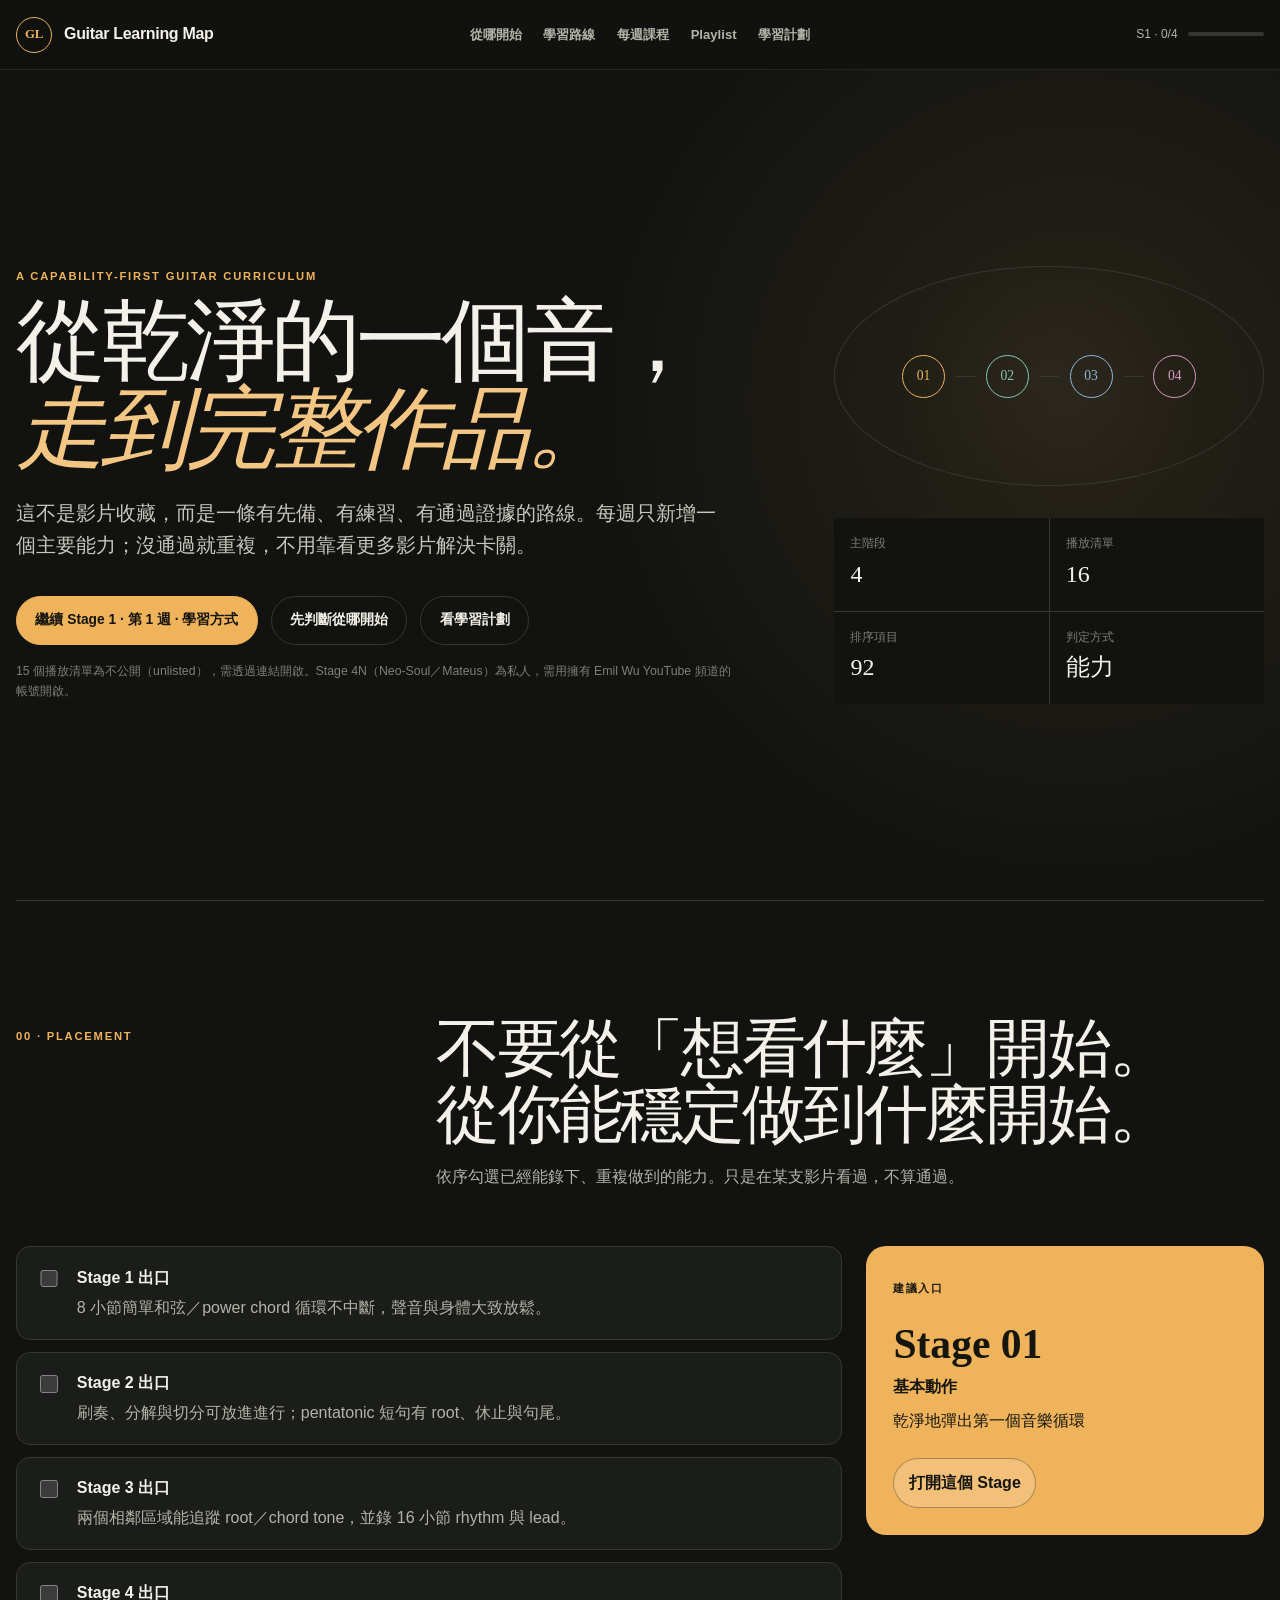
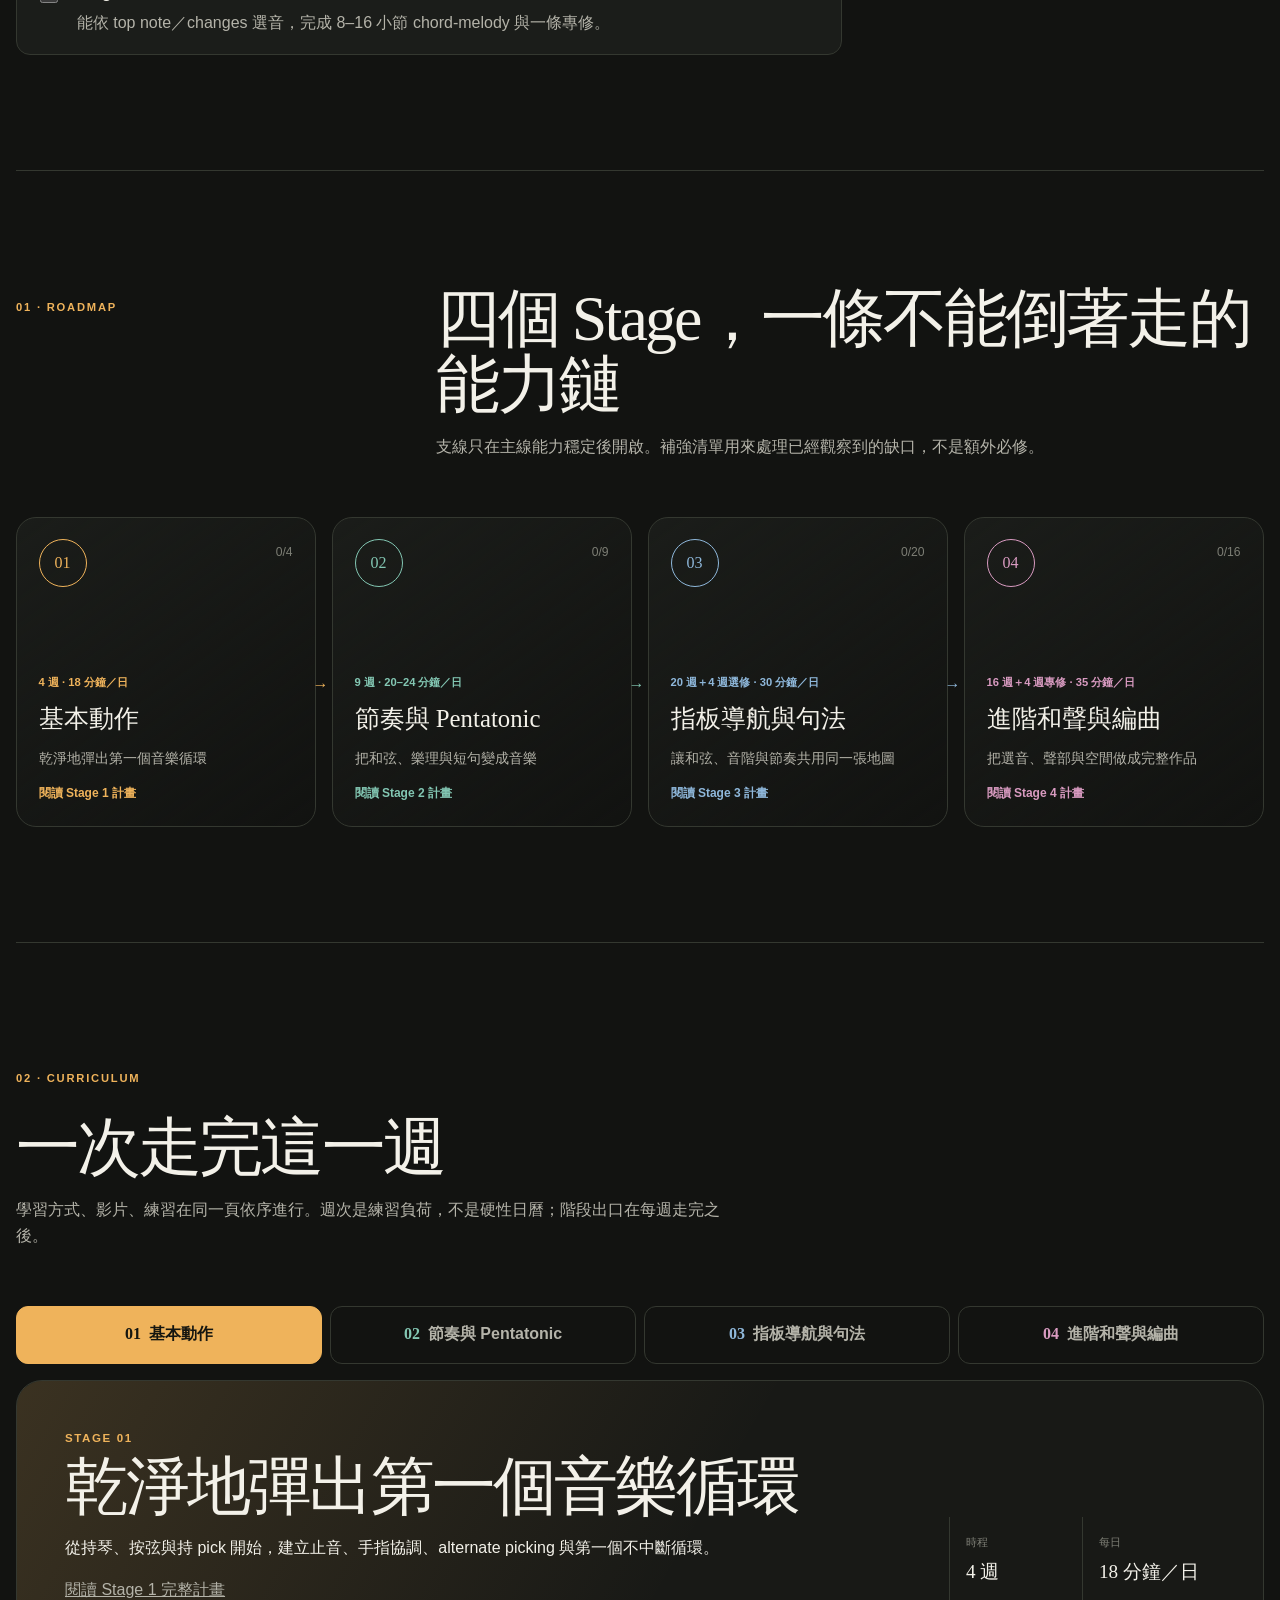
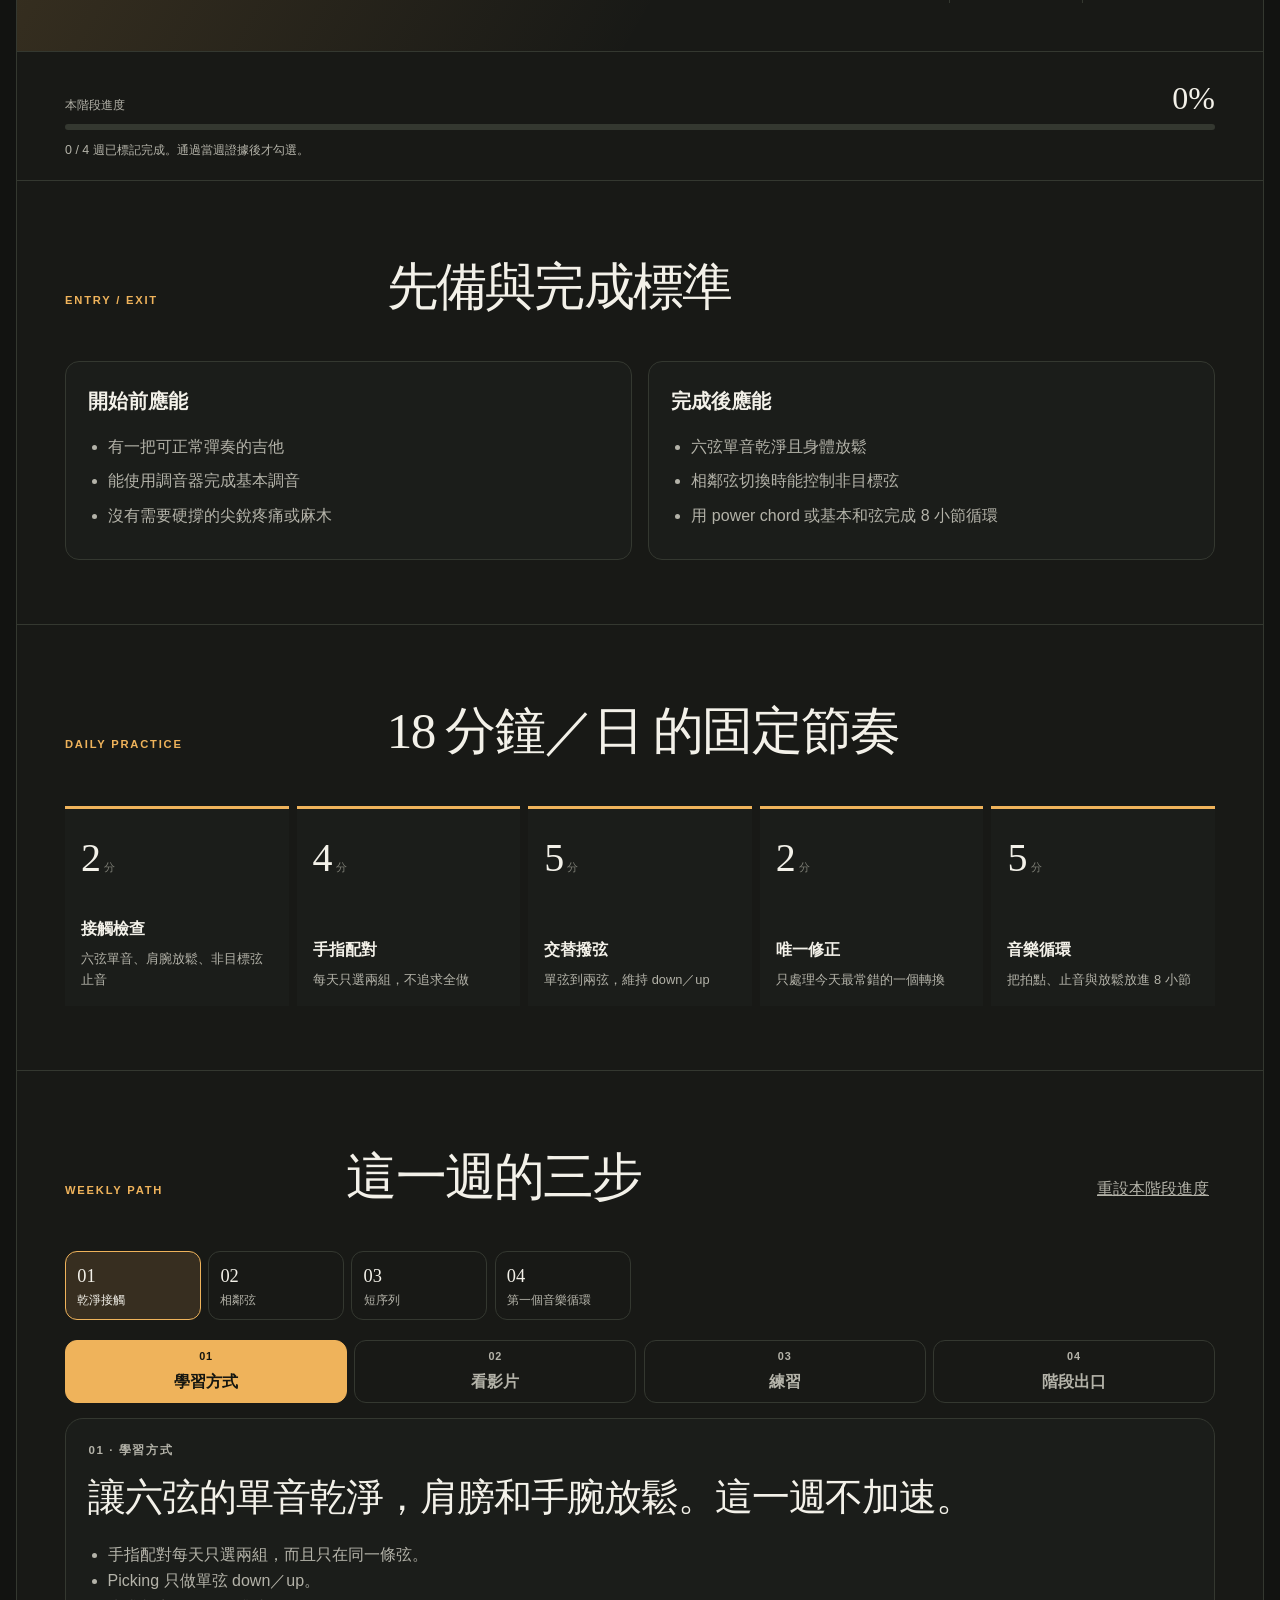
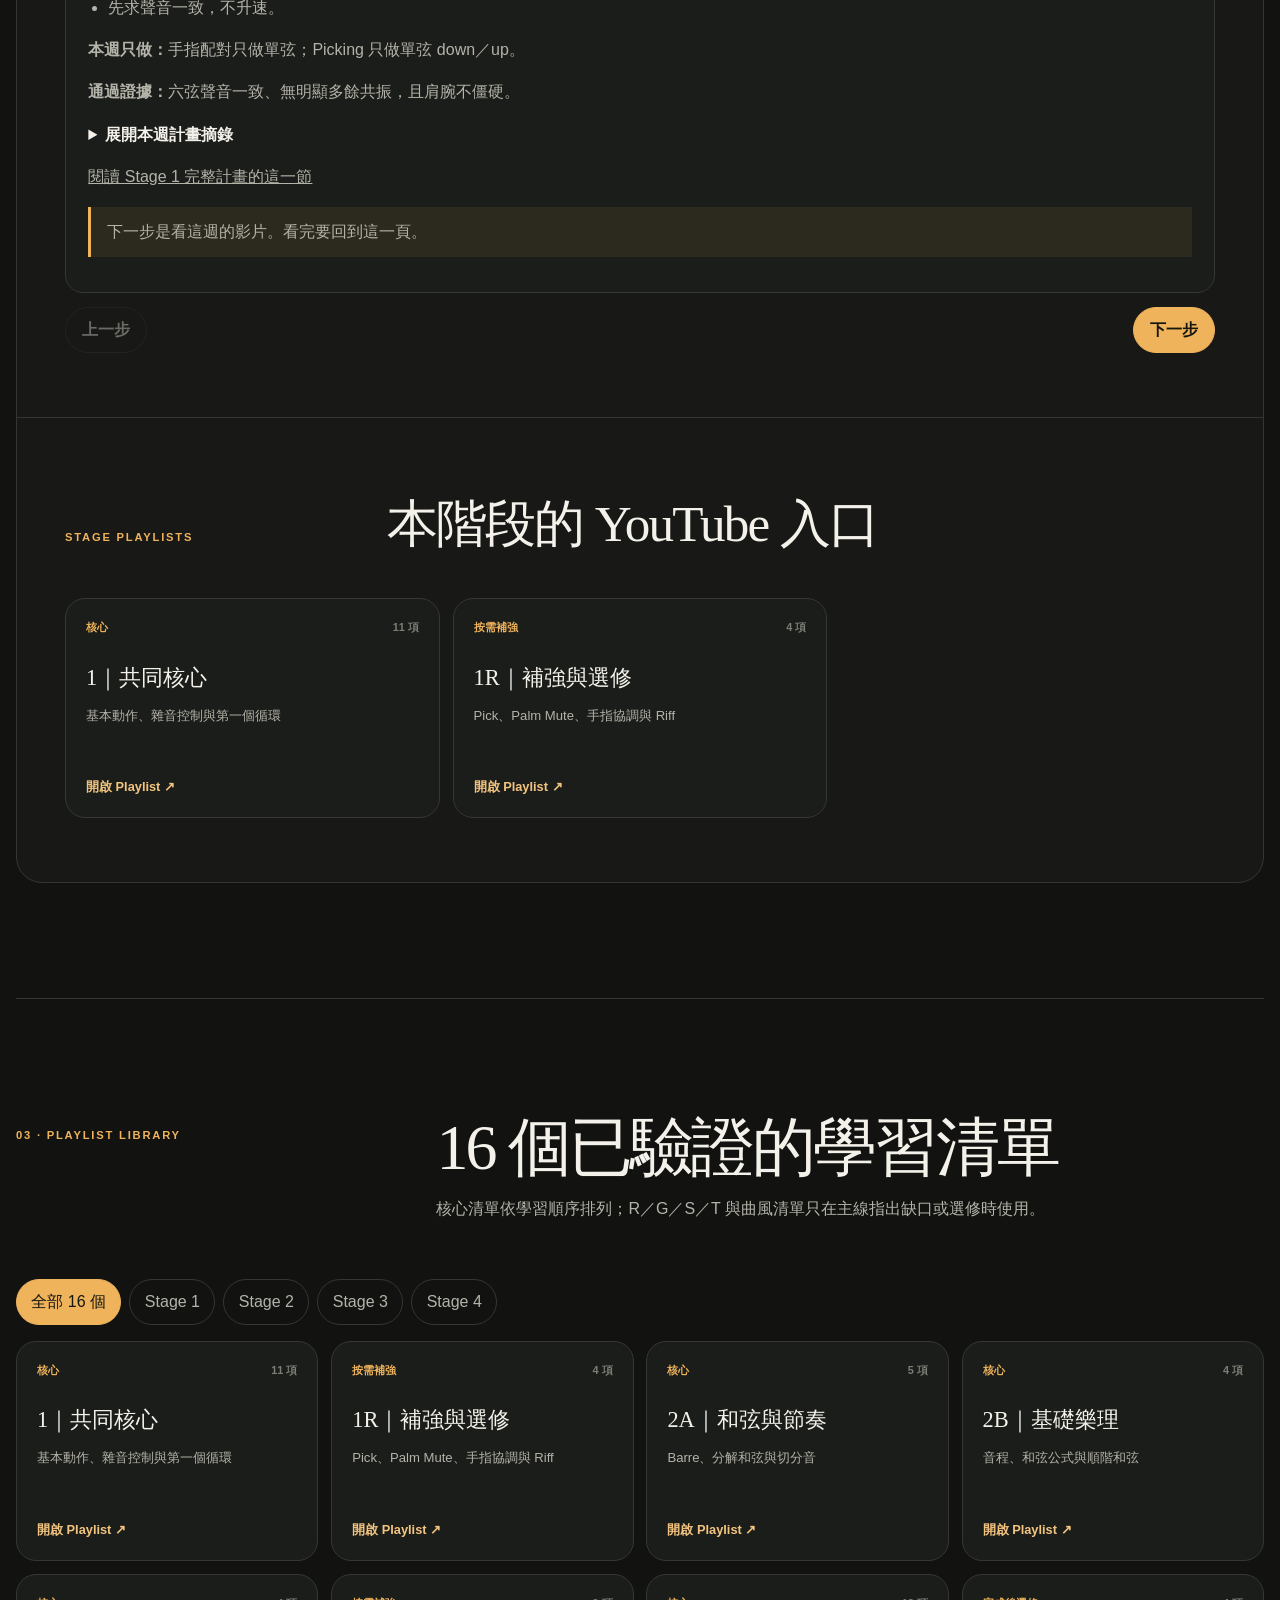
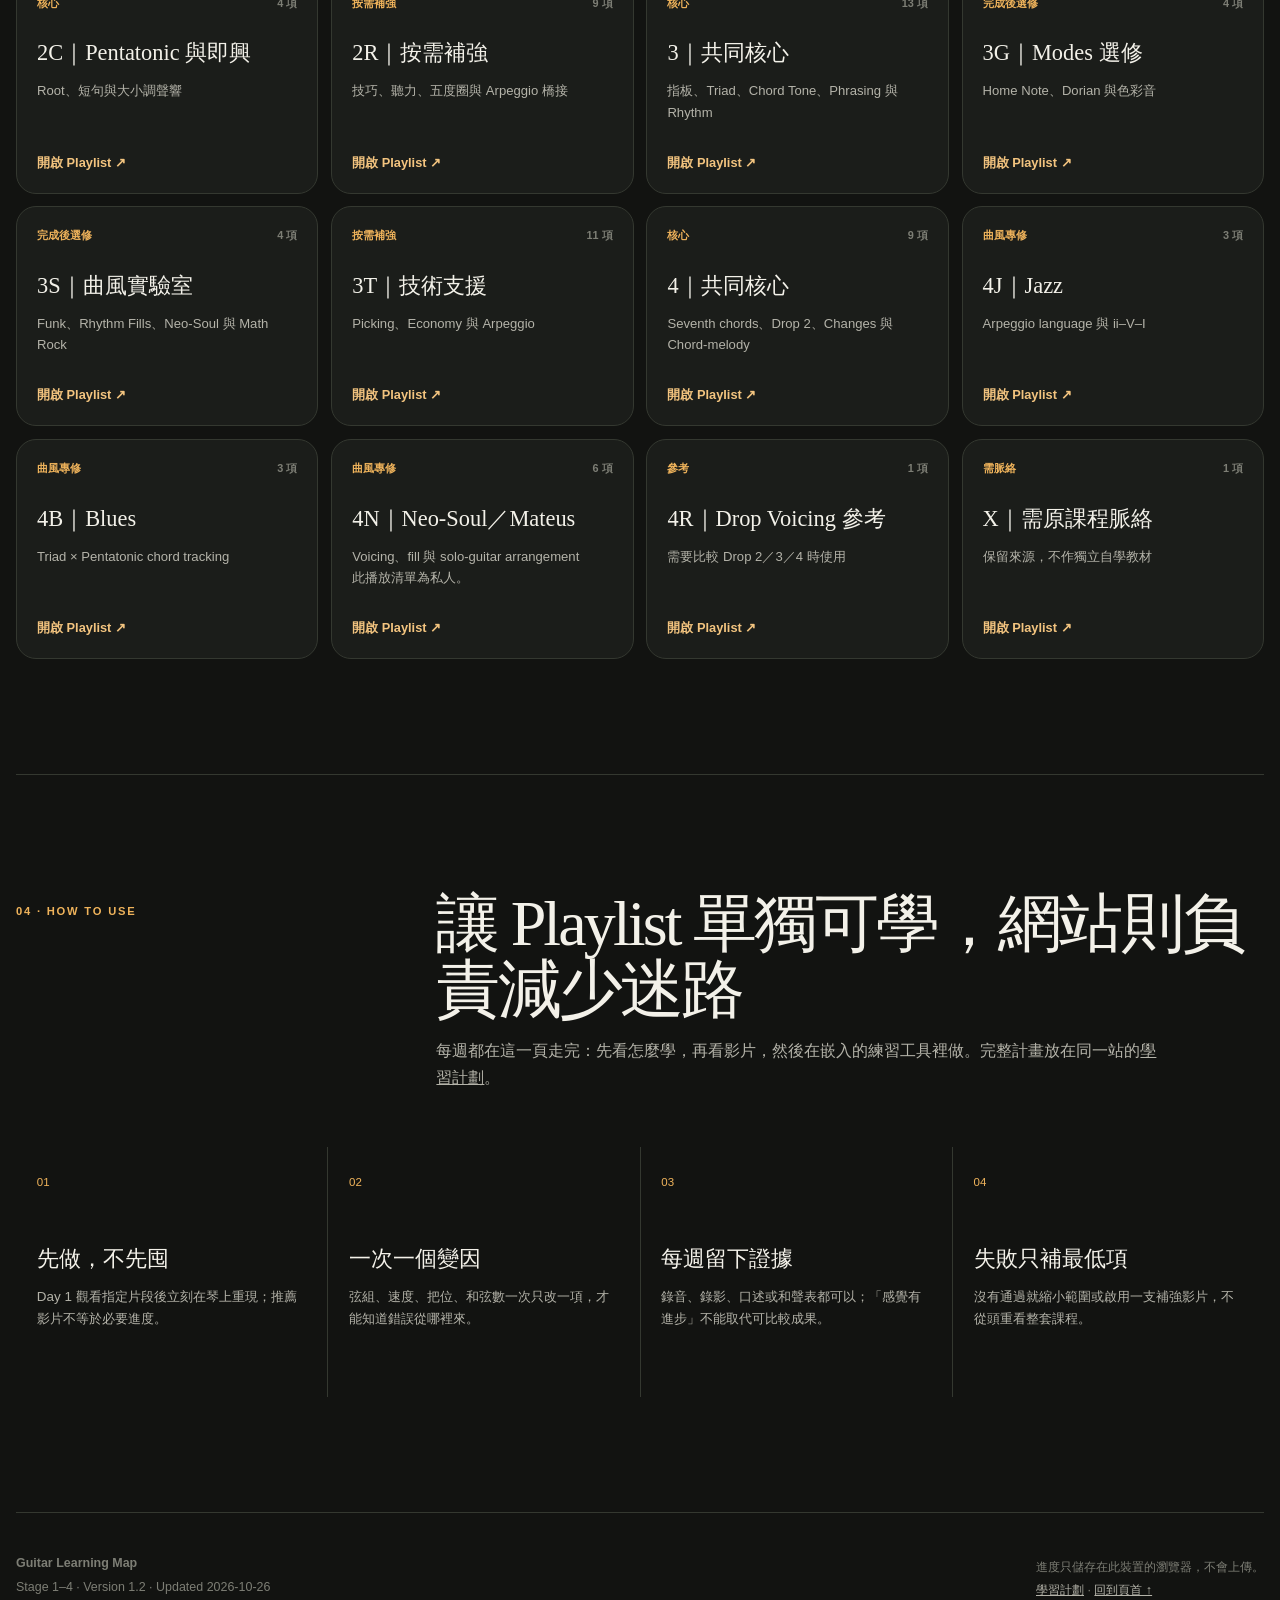
<file: index.html>
<!doctype html>
<!--
  Guitar Learning Map
  Version: 1.0.0
  Updated: 2026-07-14
  Summary: Stage 1–4 learning map backed by 16 verified YouTube playlists: 15 unlisted, Stage 4N private.
-->
<html lang="zh-Hant">
  <head>
    <meta charset="utf-8" />
    <meta name="viewport" content="width=device-width, initial-scale=1" />
    <meta name="theme-color" content="#121311" />
    <meta name="description" content="從第一個乾淨單音到進階編曲：以 16 個已驗證 YouTube Playlist、能力閘門與每週作品組成的吉他學習地圖。" />
    <title>Guitar Learning Map｜Stage 1–4</title>
    <link rel="stylesheet" href="./styles.css" />
    <script src="./data/curriculum.js" defer></script>
    <script src="./data/guided-flow.js" defer></script>
    <script src="./app.js" defer></script>
  </head>
  <body>
    <a class="skip-link" href="#main">跳到主要內容</a>
    <header class="site-header">
      <a class="brand" href="#top" aria-label="回到頁首">
        <span class="brand-mark" aria-hidden="true">GL</span>
        <span>Guitar Learning Map</span>
      </a>
      <nav class="primary-nav" aria-label="主要導覽">
        <a href="#placement">從哪開始</a>
        <a href="#roadmap">學習路線</a>
        <a href="#curriculum">每週課程</a>
        <a href="#library">Playlist</a>
        <a href="./plan/index.html">學習計劃</a>
      </nav>
      <a class="header-progress" id="resume-link" href="#curriculum" aria-label="繼續上次的每週流程">
        <span id="header-progress-label">0 / 4</span>
        <span class="mini-meter"><span id="header-progress-bar"></span></span>
      </a>
    </header>

    <main id="main">
      <section class="hero" id="top">
        <div class="hero-copy">
          <p class="eyebrow">A CAPABILITY-FIRST GUITAR CURRICULUM</p>
          <h1>從乾淨的一個音，<br /><em>走到完整作品。</em></h1>
          <p class="hero-intro">
            這不是影片收藏，而是一條有先備、有練習、有通過證據的路線。每週只新增一個主要能力；沒通過就重複，不用靠看更多影片解決卡關。
          </p>
          <div class="hero-actions">
            <a class="button button-primary" id="continue-link" href="#curriculum">開始我的下一週</a>
            <a class="button button-quiet" href="#placement">先判斷從哪開始</a>
            <a class="button button-quiet" href="./plan/index.html">看學習計劃</a>
          </div>
          <p class="privacy-note">15 個播放清單為不公開（unlisted），需透過連結開啟。Stage 4N（Neo-Soul／Mateus）為私人，需用擁有 Emil Wu YouTube 頻道的帳號開啟。</p>
        </div>
        <aside class="hero-panel" aria-label="課程摘要">
          <div class="route-glyph" aria-hidden="true">
            <span>01</span><i></i><span>02</span><i></i><span>03</span><i></i><span>04</span>
          </div>
          <dl class="hero-stats">
            <div><dt>主階段</dt><dd>4</dd></div>
            <div><dt>播放清單</dt><dd>16</dd></div>
            <div><dt>排序項目</dt><dd>92</dd></div>
            <div><dt>判定方式</dt><dd>能力</dd></div>
          </dl>
        </aside>
      </section>

      <section class="section placement-section" id="placement">
        <div class="section-heading">
          <p class="section-number">00 · PLACEMENT</p>
          <h2>不要從「想看什麼」開始。<br />從你能穩定做到什麼開始。</h2>
          <p>依序勾選已經能錄下、重複做到的能力。只是在某支影片看過，不算通過。</p>
        </div>
        <div class="placement-layout">
          <div class="placement-checks" id="placement-checks">
            <label class="check-row"><input type="checkbox" data-placement="1" /><span><b>Stage 1 出口</b>8 小節簡單和弦／power chord 循環不中斷，聲音與身體大致放鬆。</span></label>
            <label class="check-row"><input type="checkbox" data-placement="2" /><span><b>Stage 2 出口</b>刷奏、分解與切分可放進進行；pentatonic 短句有 root、休止與句尾。</span></label>
            <label class="check-row"><input type="checkbox" data-placement="3" /><span><b>Stage 3 出口</b>兩個相鄰區域能追蹤 root／chord tone，並錄 16 小節 rhythm 與 lead。</span></label>
            <label class="check-row"><input type="checkbox" data-placement="4" /><span><b>Stage 4 出口</b>能依 top note／changes 選音，完成 8–16 小節 chord-melody 與一條專修。</span></label>
          </div>
          <aside class="placement-result" id="placement-result" aria-live="polite"></aside>
        </div>
      </section>

      <section class="section" id="roadmap">
        <div class="section-heading">
          <p class="section-number">01 · ROADMAP</p>
          <h2>四個 Stage，一條不能倒著走的能力鏈</h2>
          <p>支線只在主線能力穩定後開啟。補強清單用來處理已經觀察到的缺口，不是額外必修。</p>
        </div>
        <div class="roadmap-grid" id="roadmap-grid"></div>
      </section>

      <section class="section curriculum-section" id="curriculum">
        <div class="section-heading compact">
          <p class="section-number">02 · CURRICULUM</p>
          <h2>一次走完這一週</h2>
          <p>學習方式、影片、練習在同一頁依序進行。週次是練習負荷，不是硬性日曆；階段出口在每週走完之後。</p>
        </div>
        <div class="stage-tabs" id="stage-tabs" role="tablist" aria-label="選擇課程階段"></div>
        <article class="stage-workspace" id="stage-workspace" aria-live="polite">
          <header class="stage-overview" id="stage-overview"></header>
          <div class="stage-progress-card" id="stage-progress-card"></div>

          <section class="workspace-block">
            <div class="block-heading"><span>ENTRY / EXIT</span><h3>先備與完成標準</h3></div>
            <div class="boundary-grid">
              <div><h4>開始前應能</h4><ul id="stage-entry"></ul></div>
              <div><h4>完成後應能</h4><ul id="stage-exit"></ul></div>
            </div>
          </section>

          <section class="workspace-block">
            <div class="block-heading"><span>DAILY PRACTICE</span><h3 id="daily-title">每日固定節奏</h3></div>
            <div class="routine-track" id="routine-track"></div>
          </section>

          <section class="workspace-block" id="week-studio">
            <div class="block-heading with-action">
              <div><span>WEEKLY PATH</span><h3 id="week-studio-title">這一週的三步</h3></div>
              <button class="text-button" id="reset-stage" type="button">重設本階段進度</button>
            </div>
            <div class="week-rail" id="week-rail" aria-label="選擇週次"></div>
            <div class="step-indicator" id="step-indicator" role="tablist" aria-label="本週步驟"></div>
            <div class="step-panel" id="step-panel" role="tabpanel"></div>
            <div class="step-move" id="step-move" aria-label="步驟移動"></div>
          </section>

          <section class="workspace-block">
            <div class="block-heading"><span>STAGE PLAYLISTS</span><h3>本階段的 YouTube 入口</h3></div>
            <div class="playlist-grid" id="stage-playlists"></div>
          </section>
        </article>
      </section>

      <section class="section library-section" id="library">
        <div class="section-heading">
          <p class="section-number">03 · PLAYLIST LIBRARY</p>
          <h2>16 個已驗證的學習清單</h2>
          <p>核心清單依學習順序排列；R／G／S／T 與曲風清單只在主線指出缺口或選修時使用。</p>
        </div>
        <div class="filter-bar" id="library-filters" aria-label="篩選播放清單"></div>
        <div class="playlist-grid library-grid" id="playlist-library"></div>
        <noscript><p class="noscript-card">此頁需要 JavaScript 才能顯示課程資料與本機進度。</p></noscript>
      </section>

      <section class="section method-section" id="method">
        <div class="section-heading">
          <p class="section-number">04 · HOW TO USE</p>
          <h2>讓 Playlist 單獨可學，網站則負責減少迷路</h2>
          <p>每週都在這一頁走完：先看怎麼學，再看影片，然後在嵌入的練習工具裡做。完整計畫放在同一站的<a href="./plan/index.html">學習計劃</a>。</p>
        </div>
        <div class="method-grid">
          <article><span>01</span><h3>先做，不先囤</h3><p>Day 1 觀看指定片段後立刻在琴上重現；推薦影片不等於必要進度。</p></article>
          <article><span>02</span><h3>一次一個變因</h3><p>弦組、速度、把位、和弦數一次只改一項，才能知道錯誤從哪裡來。</p></article>
          <article><span>03</span><h3>每週留下證據</h3><p>錄音、錄影、口述或和聲表都可以；「感覺有進步」不能取代可比較成果。</p></article>
          <article><span>04</span><h3>失敗只補最低項</h3><p>沒有通過就縮小範圍或啟用一支補強影片，不從頭重看整套課程。</p></article>
        </div>
      </section>
    </main>

    <footer class="site-footer">
      <div><strong>Guitar Learning Map</strong><p>Stage 1–4 · Version 1.2 · Updated 2026-10-26</p></div>
      <div><p>進度只儲存在此裝置的瀏覽器，不會上傳。</p><a href="./plan/index.html">學習計劃</a> · <a href="#top">回到頁首 ↑</a></div>
    </footer>
  </body>
</html>
</file>
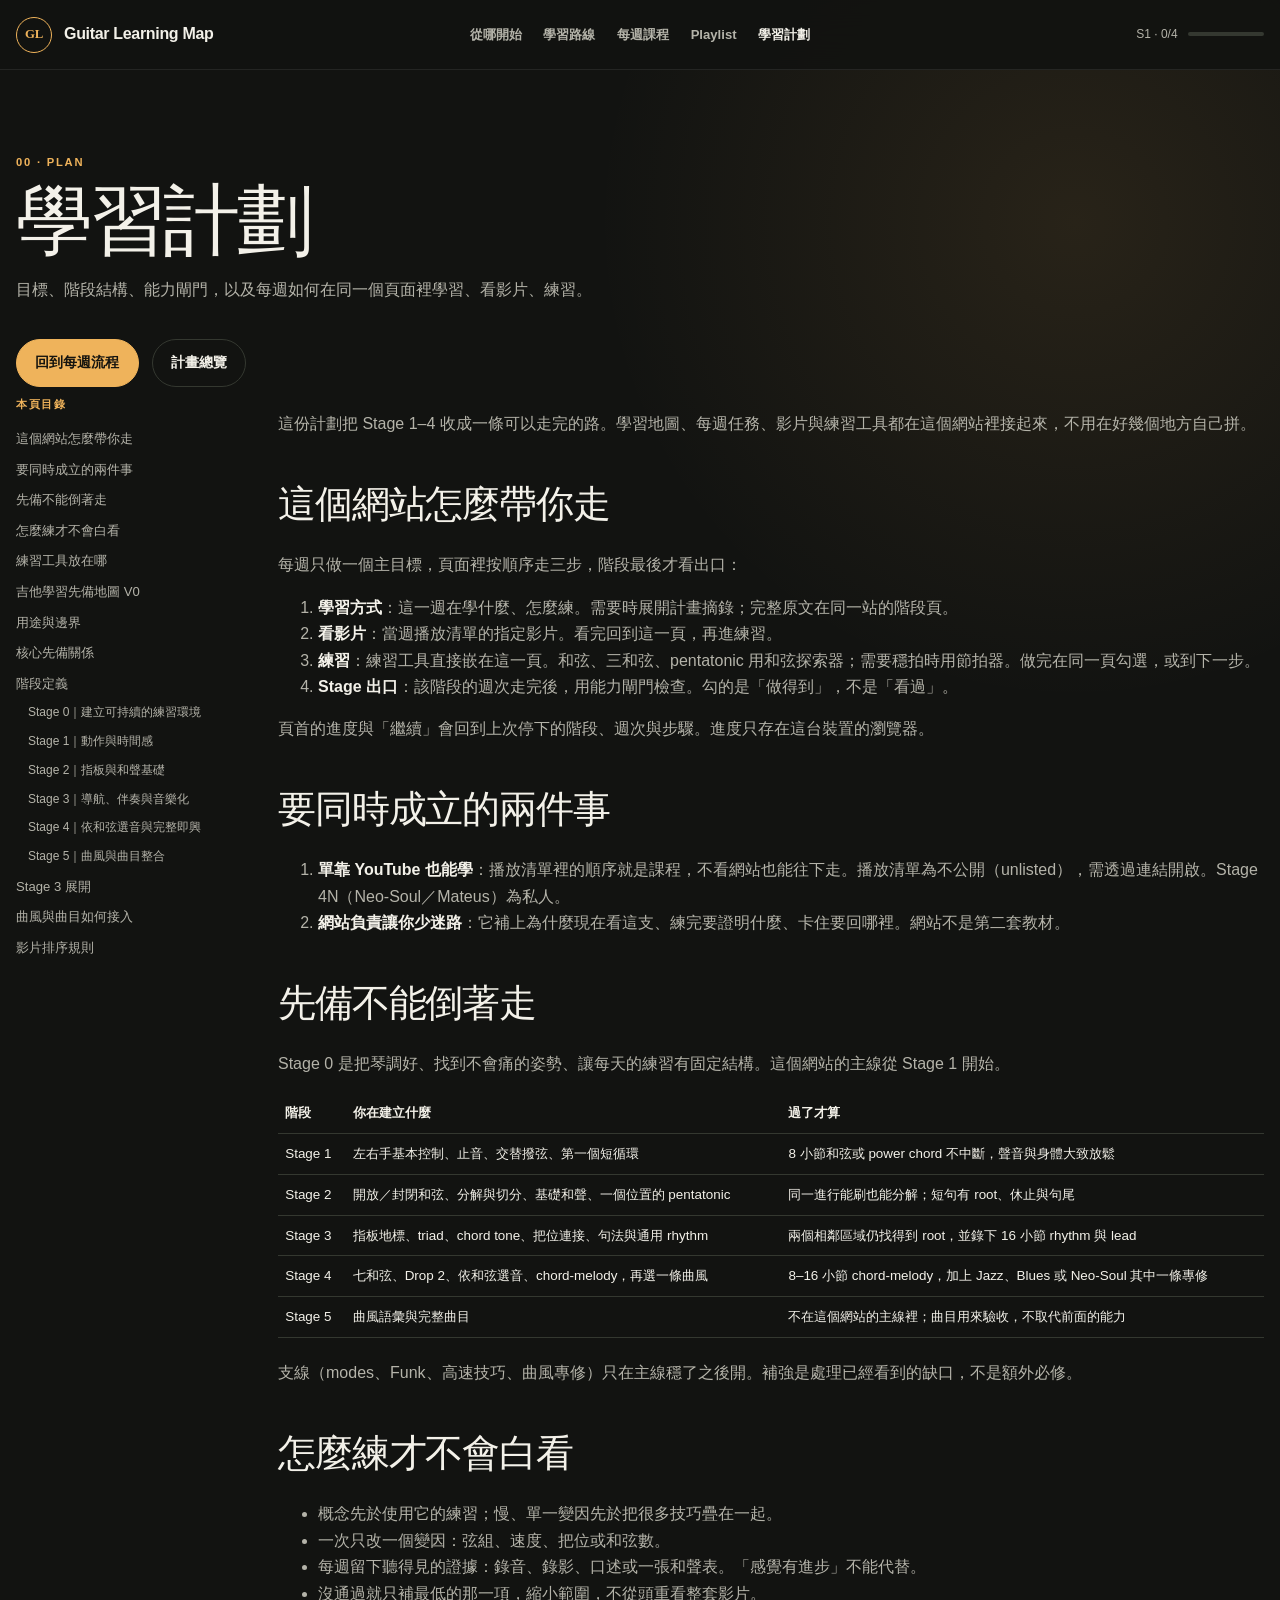
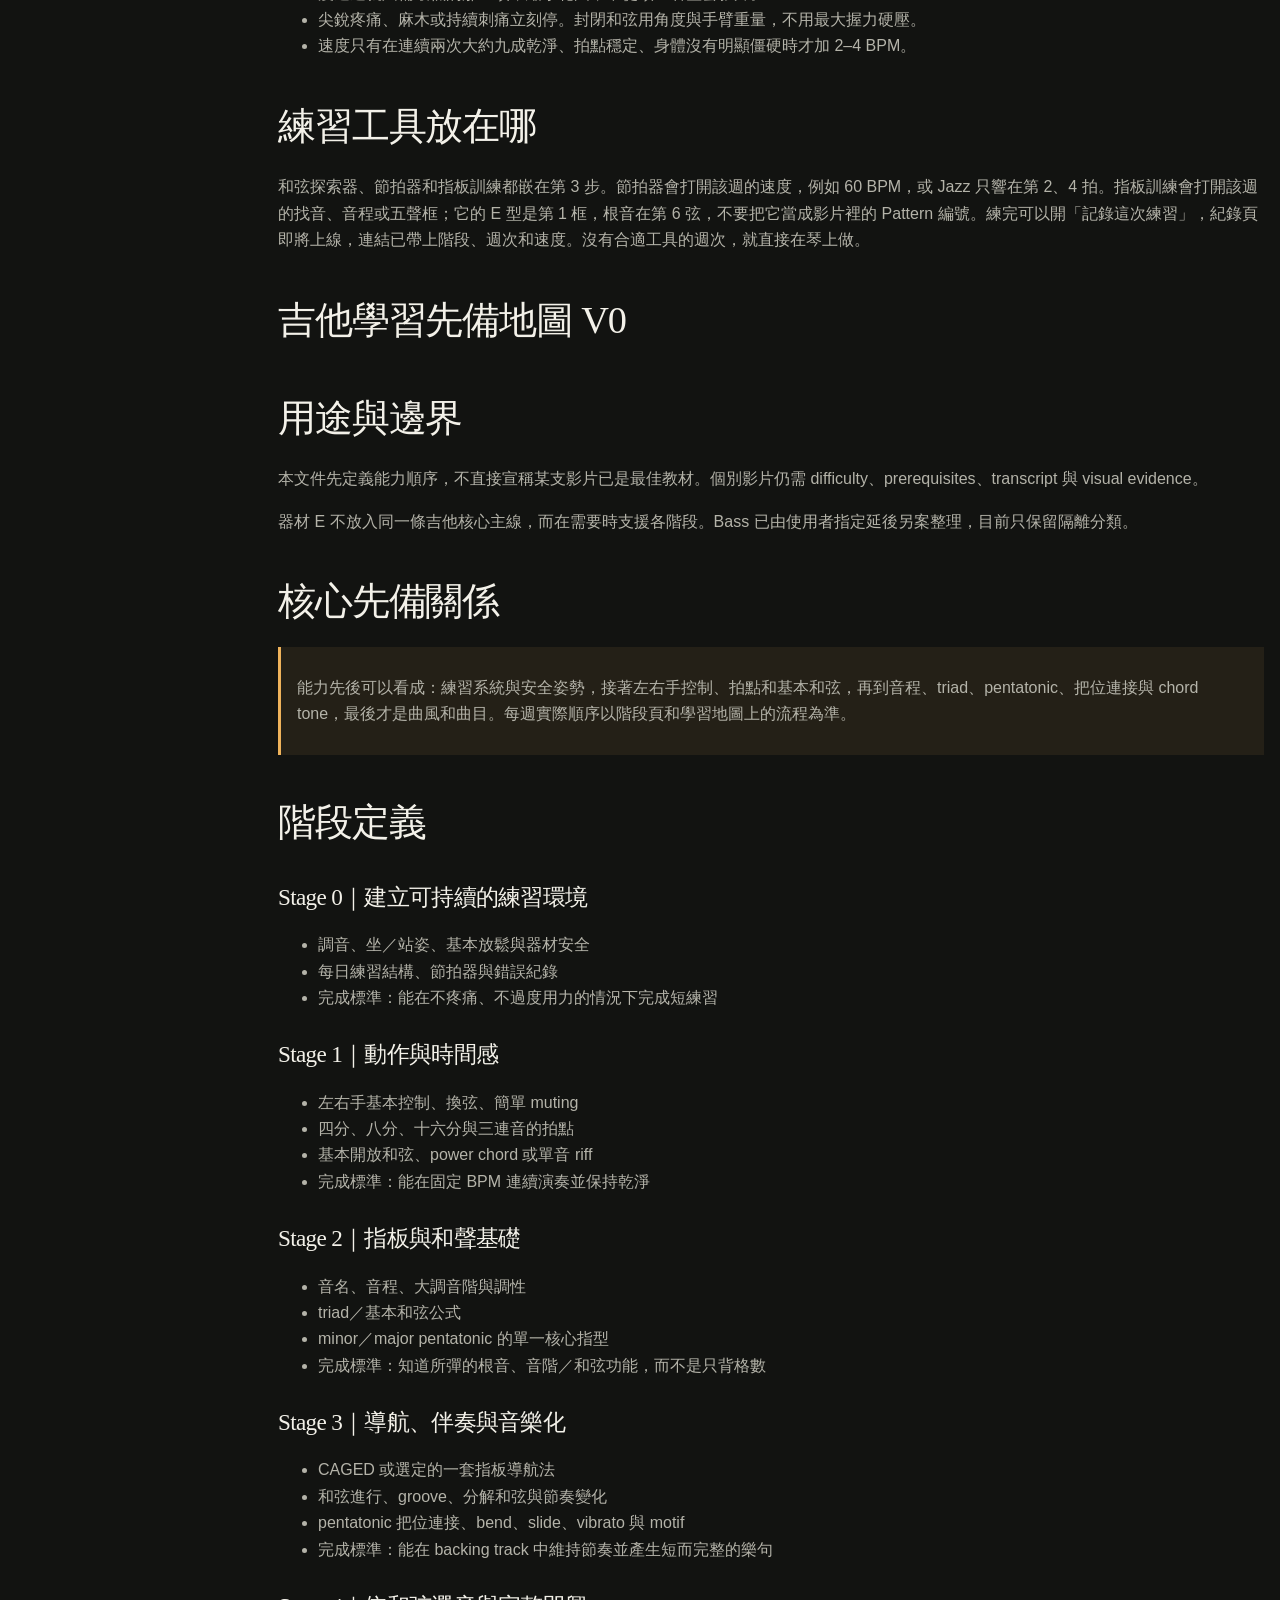
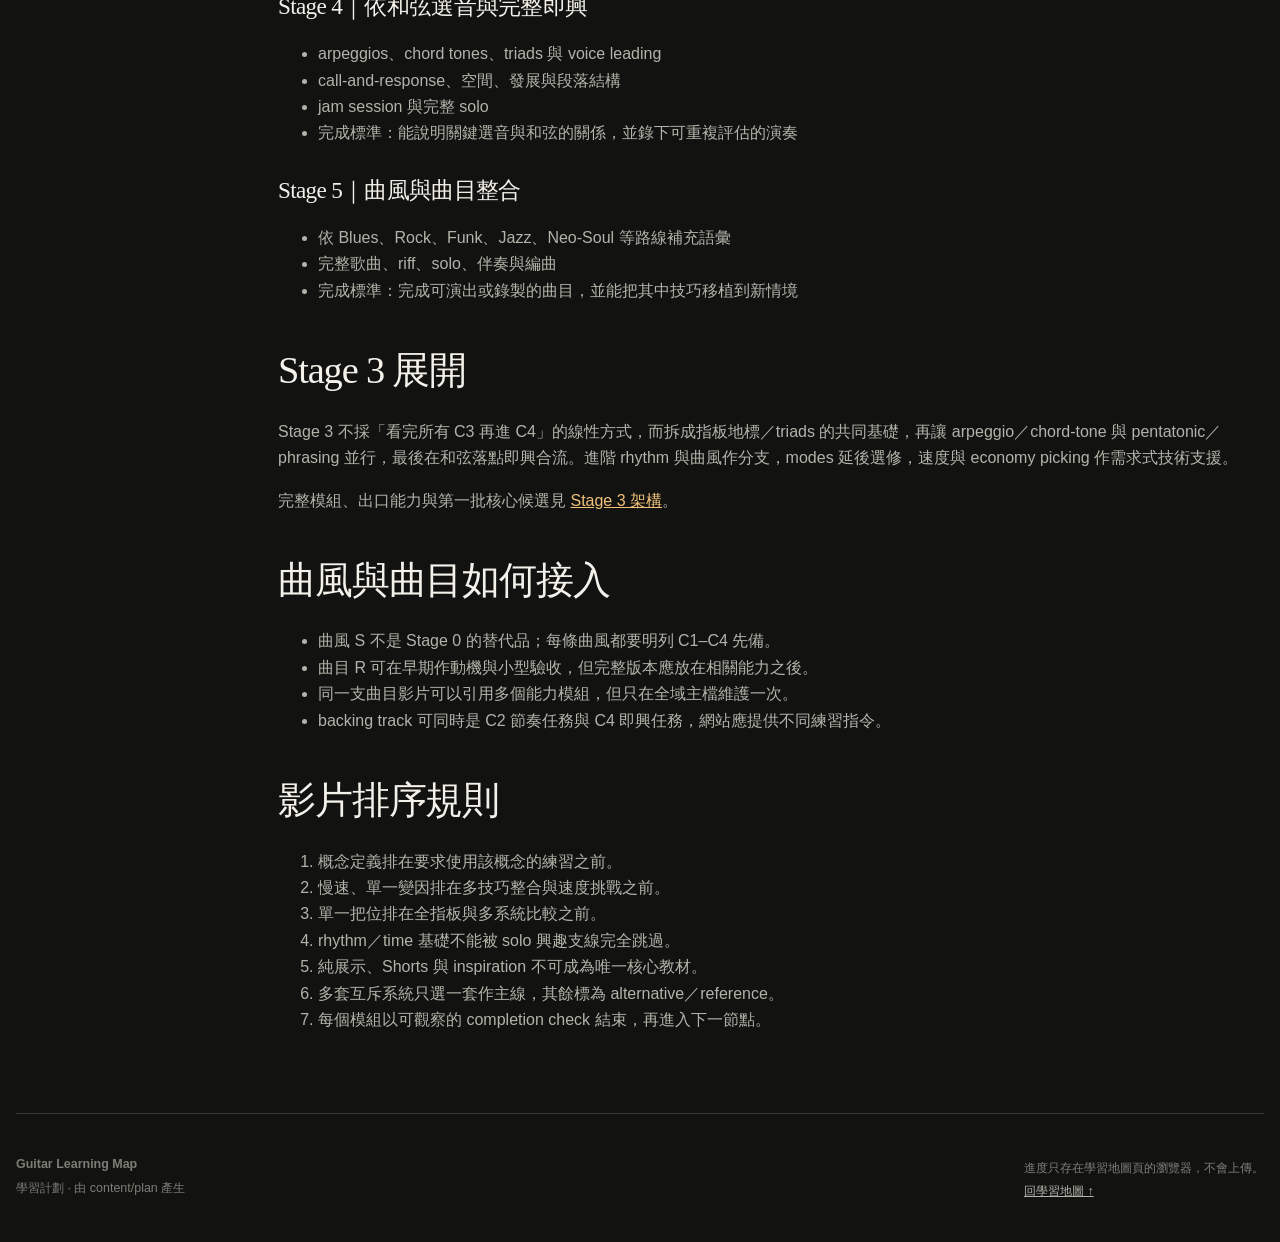
<file: plan/index.html>
<!doctype html>
<html lang="zh-Hant">
  <head>
    <meta charset="utf-8" />
    <meta name="viewport" content="width=device-width, initial-scale=1" />
    <meta name="theme-color" content="#121311" />
    <meta name="description" content="目標、階段結構、能力閘門，以及每週如何在同一個頁面裡學習、看影片、練習。" />
    <title>學習計劃｜Guitar Learning Map</title>
    <link rel="stylesheet" href="../styles.css" />
  </head>
  <body class="plan-page">
    <a class="skip-link" href="#main">跳到主要內容</a>
    <header class="site-header">
      <a class="brand" href="../index.html#top" aria-label="回到學習地圖">
        <span class="brand-mark" aria-hidden="true">GL</span>
        <span>Guitar Learning Map</span>
      </a>
      <nav class="primary-nav" aria-label="主要導覽">
        <a href="../index.html#placement">從哪開始</a>
        <a href="../index.html#roadmap">學習路線</a>
        <a href="../index.html#curriculum">每週課程</a>
        <a href="../index.html#library">Playlist</a>
        <a href="./index.html" aria-current="page">學習計劃</a>
      </nav>
      <a class="header-progress" id="resume-link" href="../index.html#curriculum" aria-label="繼續上次的每週流程">
        <span id="header-progress-label">繼續</span>
        <span class="mini-meter"><span id="header-progress-bar"></span></span>
      </a>
    </header>
    <main id="main">
      <section class="plan-hero">
        <p class="eyebrow">00 · PLAN</p>
        <h1>學習計劃</h1>
        <p>目標、階段結構、能力閘門，以及每週如何在同一個頁面裡學習、看影片、練習。</p>
        <div class="hero-actions">
          <a class="button button-primary" href="../index.html#curriculum">回到每週流程</a>
          <a class="button button-quiet" href="./index.html">計畫總覽</a>
        </div>
      </section>
      <div class="plan-layout">
        <nav class="plan-toc" aria-label="本頁目錄"><p>本頁目錄</p><ol><li class="toc-l2"><a href="#這個網站怎麼帶你走">這個網站怎麼帶你走</a></li><li class="toc-l2"><a href="#要同時成立的兩件事">要同時成立的兩件事</a></li><li class="toc-l2"><a href="#先備不能倒著走">先備不能倒著走</a></li><li class="toc-l2"><a href="#怎麼練才不會白看">怎麼練才不會白看</a></li><li class="toc-l2"><a href="#練習工具放在哪">練習工具放在哪</a></li><li class="toc-l2"><a href="#吉他學習先備地圖-v0">吉他學習先備地圖 V0</a></li><li class="toc-l2"><a href="#用途與邊界">用途與邊界</a></li><li class="toc-l2"><a href="#核心先備關係">核心先備關係</a></li><li class="toc-l2"><a href="#階段定義">階段定義</a></li><li class="toc-l3"><a href="#stage-0建立可持續的練習環境">Stage 0｜建立可持續的練習環境</a></li><li class="toc-l3"><a href="#stage-1動作與時間感">Stage 1｜動作與時間感</a></li><li class="toc-l3"><a href="#stage-2指板與和聲基礎">Stage 2｜指板與和聲基礎</a></li><li class="toc-l3"><a href="#stage-3導航伴奏與音樂化">Stage 3｜導航、伴奏與音樂化</a></li><li class="toc-l3"><a href="#stage-4依和弦選音與完整即興">Stage 4｜依和弦選音與完整即興</a></li><li class="toc-l3"><a href="#stage-5曲風與曲目整合">Stage 5｜曲風與曲目整合</a></li><li class="toc-l2"><a href="#stage-3-展開">Stage 3 展開</a></li><li class="toc-l2"><a href="#曲風與曲目如何接入">曲風與曲目如何接入</a></li><li class="toc-l2"><a href="#影片排序規則">影片排序規則</a></li></ol></nav>
        <article class="prose" id="top"><p>這份計劃把 Stage 1–4 收成一條可以走完的路。學習地圖、每週任務、影片與練習工具都在這個網站裡接起來，不用在好幾個地方自己拼。</p>
<h2 id="這個網站怎麼帶你走">這個網站怎麼帶你走</h2>
<p>每週只做一個主目標，頁面裡按順序走三步，階段最後才看出口：</p>
<ol><li><strong>學習方式</strong>：這一週在學什麼、怎麼練。需要時展開計畫摘錄；完整原文在同一站的階段頁。</li><li><strong>看影片</strong>：當週播放清單的指定影片。看完回到這一頁，再進練習。</li><li><strong>練習</strong>：練習工具直接嵌在這一頁。和弦、三和弦、pentatonic 用和弦探索器；需要穩拍時用節拍器。做完在同一頁勾選，或到下一步。</li><li><strong>Stage 出口</strong>：該階段的週次走完後，用能力閘門檢查。勾的是「做得到」，不是「看過」。</li></ol>
<p>頁首的進度與「繼續」會回到上次停下的階段、週次與步驟。進度只存在這台裝置的瀏覽器。</p>
<h2 id="要同時成立的兩件事">要同時成立的兩件事</h2>
<ol><li><strong>單靠 YouTube 也能學</strong>：播放清單裡的順序就是課程，不看網站也能往下走。播放清單為不公開（unlisted），需透過連結開啟。Stage 4N（Neo-Soul／Mateus）為私人。</li><li><strong>網站負責讓你少迷路</strong>：它補上為什麼現在看這支、練完要證明什麼、卡住要回哪裡。網站不是第二套教材。</li></ol>
<h2 id="先備不能倒著走">先備不能倒著走</h2>
<p>Stage 0 是把琴調好、找到不會痛的姿勢、讓每天的練習有固定結構。這個網站的主線從 Stage 1 開始。</p>
<div class="table-scroll"><table><thead><tr><th>階段</th><th>你在建立什麼</th><th>過了才算</th></tr></thead><tbody><tr><td>Stage 1</td><td>左右手基本控制、止音、交替撥弦、第一個短循環</td><td>8 小節和弦或 power chord 不中斷，聲音與身體大致放鬆</td></tr><tr><td>Stage 2</td><td>開放／封閉和弦、分解與切分、基礎和聲、一個位置的 pentatonic</td><td>同一進行能刷也能分解；短句有 root、休止與句尾</td></tr><tr><td>Stage 3</td><td>指板地標、triad、chord tone、把位連接、句法與通用 rhythm</td><td>兩個相鄰區域仍找得到 root，並錄下 16 小節 rhythm 與 lead</td></tr><tr><td>Stage 4</td><td>七和弦、Drop 2、依和弦選音、chord-melody，再選一條曲風</td><td>8–16 小節 chord-melody，加上 Jazz、Blues 或 Neo-Soul 其中一條專修</td></tr><tr><td>Stage 5</td><td>曲風語彙與完整曲目</td><td>不在這個網站的主線裡；曲目用來驗收，不取代前面的能力</td></tr></tbody></table></div>
<p>支線（modes、Funk、高速技巧、曲風專修）只在主線穩了之後開。補強是處理已經看到的缺口，不是額外必修。</p>
<h2 id="怎麼練才不會白看">怎麼練才不會白看</h2>
<ul><li>概念先於使用它的練習；慢、單一變因先於把很多技巧疊在一起。</li><li>一次只改一個變因：弦組、速度、把位或和弦數。</li><li>每週留下聽得見的證據：錄音、錄影、口述或一張和聲表。「感覺有進步」不能代替。</li><li>沒通過就只補最低的那一項，縮小範圍，不從頭重看整套影片。</li><li>尖銳疼痛、麻木或持續刺痛立刻停。封閉和弦用角度與手臂重量，不用最大握力硬壓。</li><li>速度只有在連續兩次大約九成乾淨、拍點穩定、身體沒有明顯僵硬時才加 2–4 BPM。</li></ul>
<h2 id="練習工具放在哪">練習工具放在哪</h2>
<p>和弦探索器、節拍器和指板訓練都嵌在第 3 步。節拍器會打開該週的速度，例如 60 BPM，或 Jazz 只響在第 2、4 拍。指板訓練會打開該週的找音、音程或五聲框；它的 E 型是第 1 框，根音在第 6 弦，不要把它當成影片裡的 Pattern 編號。練完可以開「記錄這次練習」，紀錄頁即將上線，連結已帶上階段、週次和速度。沒有合適工具的週次，就直接在琴上做。</p><h2 id="吉他學習先備地圖-v0">吉他學習先備地圖 V0</h2>
<h2 id="用途與邊界">用途與邊界</h2>
<p>本文件先定義能力順序，不直接宣稱某支影片已是最佳教材。個別影片仍需 difficulty、prerequisites、transcript 與 visual evidence。</p>
<p>器材 E 不放入同一條吉他核心主線，而在需要時支援各階段。Bass 已由使用者指定延後另案整理，目前只保留隔離分類。</p>
<h2 id="核心先備關係">核心先備關係</h2>
<aside class="callout"><p>能力先後可以看成：練習系統與安全姿勢，接著左右手控制、拍點和基本和弦，再到音程、triad、pentatonic、把位連接與 chord tone，最後才是曲風和曲目。每週實際順序以階段頁和學習地圖上的流程為準。</p></aside>
<h2 id="階段定義">階段定義</h2>
<h3 id="stage-0建立可持續的練習環境">Stage 0｜建立可持續的練習環境</h3>
<ul><li>調音、坐／站姿、基本放鬆與器材安全</li><li>每日練習結構、節拍器與錯誤紀錄</li><li>完成標準：能在不疼痛、不過度用力的情況下完成短練習</li></ul>
<h3 id="stage-1動作與時間感">Stage 1｜動作與時間感</h3>
<ul><li>左右手基本控制、換弦、簡單 muting</li><li>四分、八分、十六分與三連音的拍點</li><li>基本開放和弦、power chord 或單音 riff</li><li>完成標準：能在固定 BPM 連續演奏並保持乾淨</li></ul>
<h3 id="stage-2指板與和聲基礎">Stage 2｜指板與和聲基礎</h3>
<ul><li>音名、音程、大調音階與調性</li><li>triad／基本和弦公式</li><li>minor／major pentatonic 的單一核心指型</li><li>完成標準：知道所彈的根音、音階／和弦功能，而不是只背格數</li></ul>
<h3 id="stage-3導航伴奏與音樂化">Stage 3｜導航、伴奏與音樂化</h3>
<ul><li>CAGED 或選定的一套指板導航法</li><li>和弦進行、groove、分解和弦與節奏變化</li><li>pentatonic 把位連接、bend、slide、vibrato 與 motif</li><li>完成標準：能在 backing track 中維持節奏並產生短而完整的樂句</li></ul>
<h3 id="stage-4依和弦選音與完整即興">Stage 4｜依和弦選音與完整即興</h3>
<ul><li>arpeggios、chord tones、triads 與 voice leading</li><li>call-and-response、空間、發展與段落結構</li><li>jam session 與完整 solo</li><li>完成標準：能說明關鍵選音與和弦的關係，並錄下可重複評估的演奏</li></ul>
<h3 id="stage-5曲風與曲目整合">Stage 5｜曲風與曲目整合</h3>
<ul><li>依 Blues、Rock、Funk、Jazz、Neo-Soul 等路線補充語彙</li><li>完整歌曲、riff、solo、伴奏與編曲</li><li>完成標準：完成可演出或錄製的曲目，並能把其中技巧移植到新情境</li></ul>
<h2 id="stage-3-展開">Stage 3 展開</h2>
<p>Stage 3 不採「看完所有 C3 再進 C4」的線性方式，而拆成指板地標／triads 的共同基礎，再讓 arpeggio／chord-tone 與 pentatonic／phrasing 並行，最後在和弦落點即興合流。進階 rhythm 與曲風作分支，modes 延後選修，速度與 economy picking 作需求式技術支援。</p>
<p>完整模組、出口能力與第一批核心候選見 <a href="stage-3.html">Stage 3 架構</a>。</p>
<h2 id="曲風與曲目如何接入">曲風與曲目如何接入</h2>
<ul><li>曲風 S 不是 Stage 0 的替代品；每條曲風都要明列 C1–C4 先備。</li><li>曲目 R 可在早期作動機與小型驗收，但完整版本應放在相關能力之後。</li><li>同一支曲目影片可以引用多個能力模組，但只在全域主檔維護一次。</li><li>backing track 可同時是 C2 節奏任務與 C4 即興任務，網站應提供不同練習指令。</li></ul>
<h2 id="影片排序規則">影片排序規則</h2>
<ol><li>概念定義排在要求使用該概念的練習之前。</li><li>慢速、單一變因排在多技巧整合與速度挑戰之前。</li><li>單一把位排在全指板與多系統比較之前。</li><li>rhythm／time 基礎不能被 solo 興趣支線完全跳過。</li><li>純展示、Shorts 與 inspiration 不可成為唯一核心教材。</li><li>多套互斥系統只選一套作主線，其餘標為 alternative／reference。</li><li>每個模組以可觀察的 completion check 結束，再進入下一節點。</li></ol></article>
      </div>
    </main>
    <footer class="site-footer">
      <div><strong>Guitar Learning Map</strong><p>學習計劃 · 由 content/plan 產生</p></div>
      <div><p>進度只存在學習地圖頁的瀏覽器，不會上傳。</p><a href="../index.html#top">回學習地圖 ↑</a></div>
    </footer>
    <script>
      (function () {
        var key = "guitar-learning-map-v1";
        var state = {};
        try { state = JSON.parse(localStorage.getItem(key) || "{}"); } catch (e) {}
        var stage = state.stage || "stage1";
        var totals = { stage1: 4, stage2: 9, stage3: 20, stage4: 16 };
        var numbers = { stage1: "1", stage2: "2", stage3: "3", stage4: "4" };
        var total = totals[stage] || 4;
        var count = 0;
        var completed = state.completed || {};
        for (var n = 1; n <= total; n += 1) if (completed[stage + "-" + n]) count += 1;
        var label = document.getElementById("header-progress-label");
        var bar = document.getElementById("header-progress-bar");
        if (label) label.textContent = "S" + (numbers[stage] || "1") + " · " + count + "/" + total;
        if (bar) bar.style.width = Math.round((count / total) * 100) + "%";
        var resume = state.resume;
        var link = document.getElementById("resume-link");
        if (link && resume && resume.stage && resume.week && resume.step) {
          link.href = "../index.html#" + resume.stage + "-" + resume.week + "-step" + resume.step;
        }
      })();
    </script>
  </body>
</html>
</file>
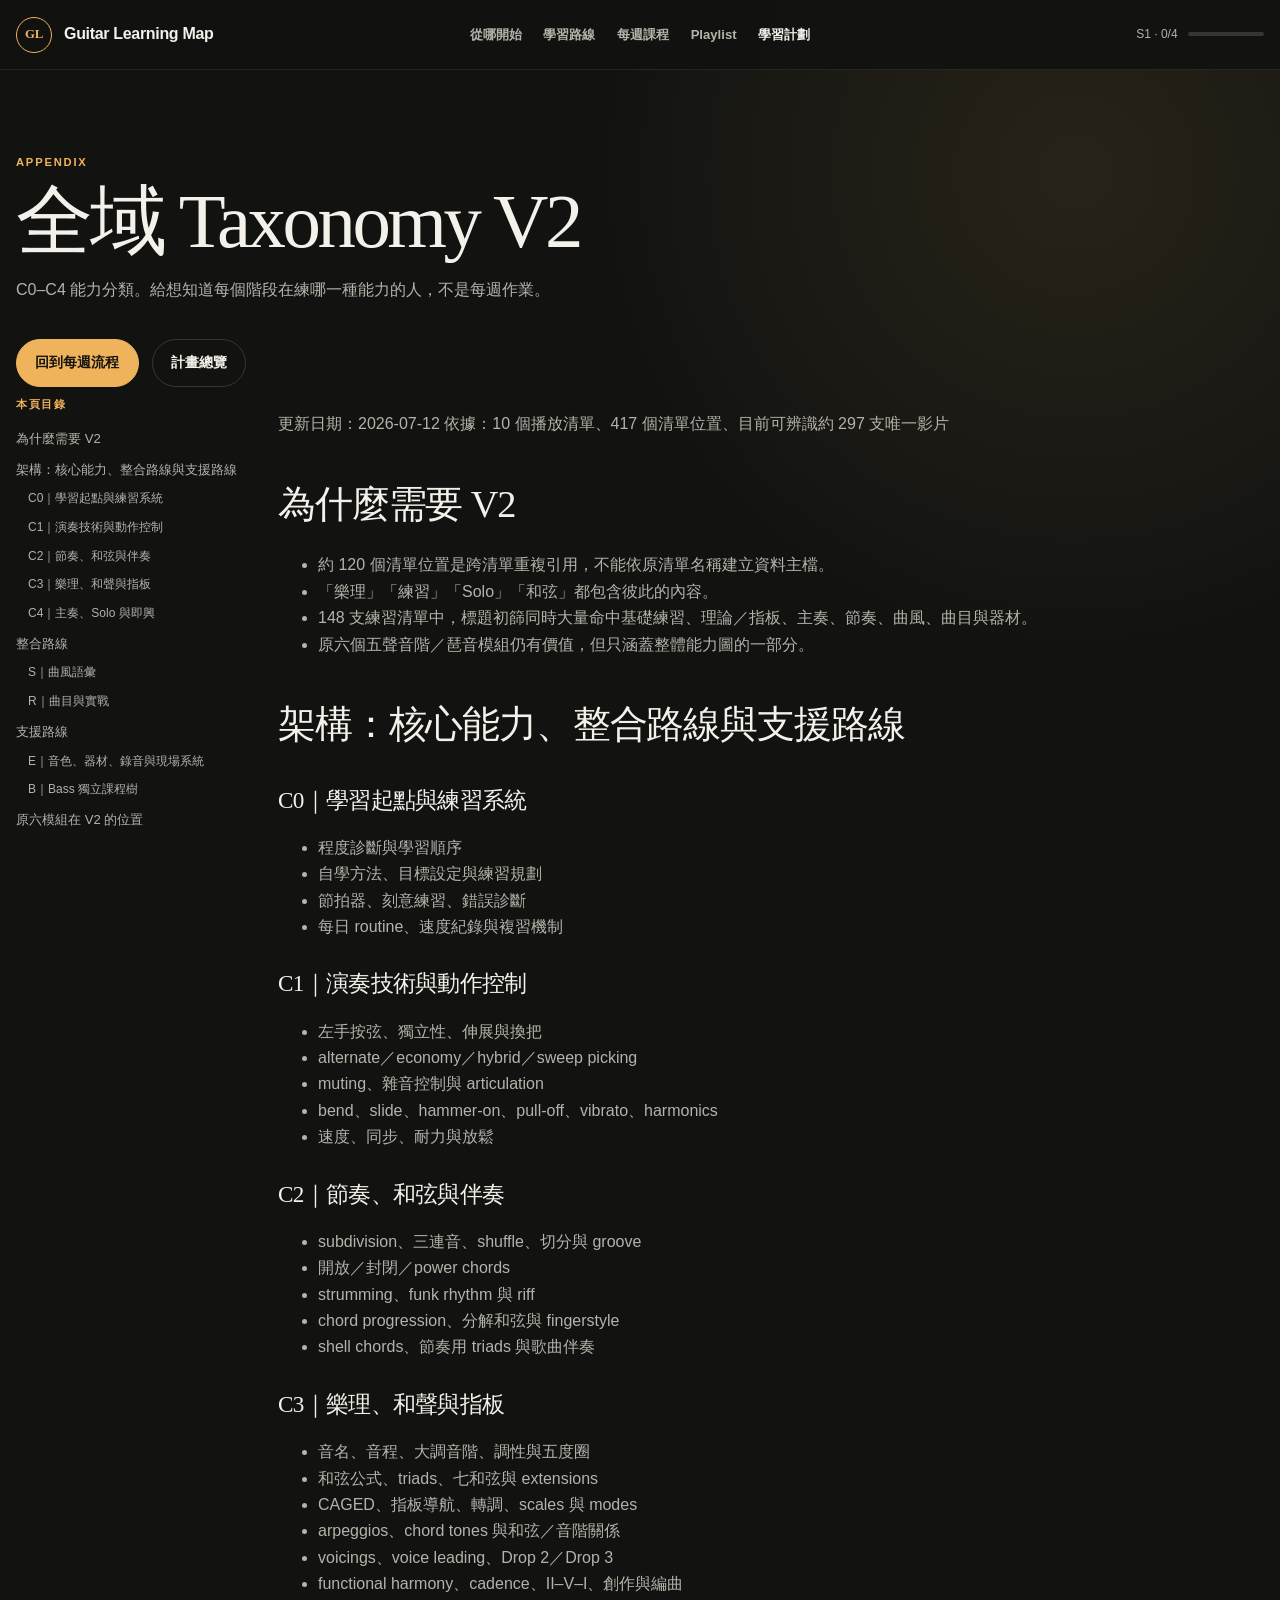
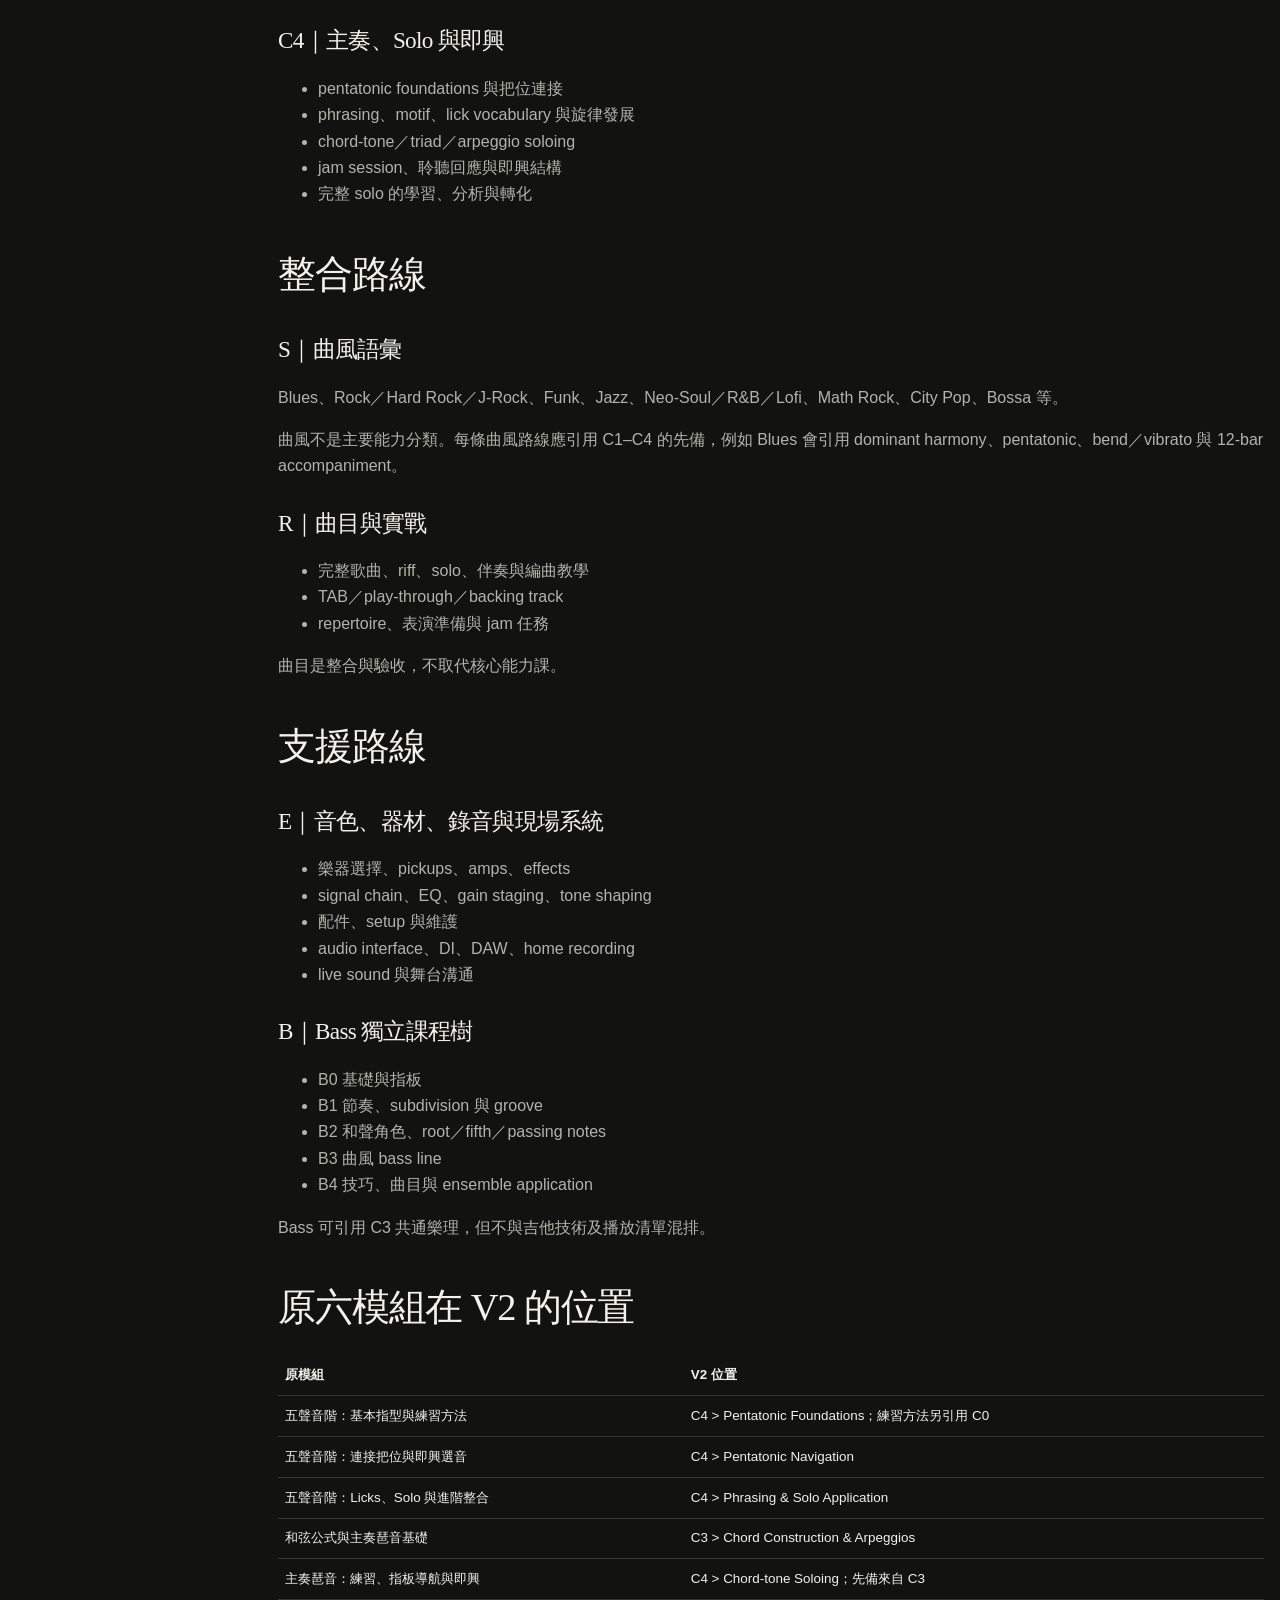
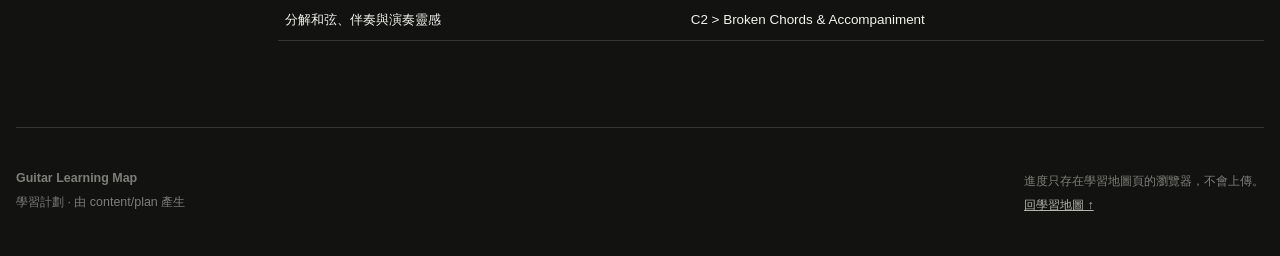
<file: plan/appendix.html>
<!doctype html>
<html lang="zh-Hant">
  <head>
    <meta charset="utf-8" />
    <meta name="viewport" content="width=device-width, initial-scale=1" />
    <meta name="theme-color" content="#121311" />
    <meta name="description" content="C0–C4 能力分類。給想知道每個階段在練哪一種能力的人，不是每週作業。" />
    <title>全域 Taxonomy V2｜Guitar Learning Map</title>
    <link rel="stylesheet" href="../styles.css" />
  </head>
  <body class="plan-page">
    <a class="skip-link" href="#main">跳到主要內容</a>
    <header class="site-header">
      <a class="brand" href="../index.html#top" aria-label="回到學習地圖">
        <span class="brand-mark" aria-hidden="true">GL</span>
        <span>Guitar Learning Map</span>
      </a>
      <nav class="primary-nav" aria-label="主要導覽">
        <a href="../index.html#placement">從哪開始</a>
        <a href="../index.html#roadmap">學習路線</a>
        <a href="../index.html#curriculum">每週課程</a>
        <a href="../index.html#library">Playlist</a>
        <a href="./index.html" aria-current="page">學習計劃</a>
      </nav>
      <a class="header-progress" id="resume-link" href="../index.html#curriculum" aria-label="繼續上次的每週流程">
        <span id="header-progress-label">繼續</span>
        <span class="mini-meter"><span id="header-progress-bar"></span></span>
      </a>
    </header>
    <main id="main">
      <section class="plan-hero">
        <p class="eyebrow">APPENDIX</p>
        <h1>全域 Taxonomy V2</h1>
        <p>C0–C4 能力分類。給想知道每個階段在練哪一種能力的人，不是每週作業。</p>
        <div class="hero-actions">
          <a class="button button-primary" href="../index.html#curriculum">回到每週流程</a>
          <a class="button button-quiet" href="./index.html">計畫總覽</a>
        </div>
      </section>
      <div class="plan-layout">
        <nav class="plan-toc" aria-label="本頁目錄"><p>本頁目錄</p><ol><li class="toc-l2"><a href="#為什麼需要-v2">為什麼需要 V2</a></li><li class="toc-l2"><a href="#架構核心能力整合路線與支援路線">架構：核心能力、整合路線與支援路線</a></li><li class="toc-l3"><a href="#c0學習起點與練習系統">C0｜學習起點與練習系統</a></li><li class="toc-l3"><a href="#c1演奏技術與動作控制">C1｜演奏技術與動作控制</a></li><li class="toc-l3"><a href="#c2節奏和弦與伴奏">C2｜節奏、和弦與伴奏</a></li><li class="toc-l3"><a href="#c3樂理和聲與指板">C3｜樂理、和聲與指板</a></li><li class="toc-l3"><a href="#c4主奏solo-與即興">C4｜主奏、Solo 與即興</a></li><li class="toc-l2"><a href="#整合路線">整合路線</a></li><li class="toc-l3"><a href="#s曲風語彙">S｜曲風語彙</a></li><li class="toc-l3"><a href="#r曲目與實戰">R｜曲目與實戰</a></li><li class="toc-l2"><a href="#支援路線">支援路線</a></li><li class="toc-l3"><a href="#e音色器材錄音與現場系統">E｜音色、器材、錄音與現場系統</a></li><li class="toc-l3"><a href="#bbass-獨立課程樹">B｜Bass 獨立課程樹</a></li><li class="toc-l2"><a href="#原六模組在-v2-的位置">原六模組在 V2 的位置</a></li></ol></nav>
        <article class="prose" id="top"><p>更新日期：2026-07-12 依據：10 個播放清單、417 個清單位置、目前可辨識約 297 支唯一影片</p>
<h2 id="為什麼需要-v2">為什麼需要 V2</h2>
<ul><li>約 120 個清單位置是跨清單重複引用，不能依原清單名稱建立資料主檔。</li><li>「樂理」「練習」「Solo」「和弦」都包含彼此的內容。</li><li>148 支練習清單中，標題初篩同時大量命中基礎練習、理論／指板、主奏、節奏、曲風、曲目與器材。</li><li>原六個五聲音階／琶音模組仍有價值，但只涵蓋整體能力圖的一部分。</li></ul>
<h2 id="架構核心能力整合路線與支援路線">架構：核心能力、整合路線與支援路線</h2>
<h3 id="c0學習起點與練習系統">C0｜學習起點與練習系統</h3>
<ul><li>程度診斷與學習順序</li><li>自學方法、目標設定與練習規劃</li><li>節拍器、刻意練習、錯誤診斷</li><li>每日 routine、速度紀錄與複習機制</li></ul>
<h3 id="c1演奏技術與動作控制">C1｜演奏技術與動作控制</h3>
<ul><li>左手按弦、獨立性、伸展與換把</li><li>alternate／economy／hybrid／sweep picking</li><li>muting、雜音控制與 articulation</li><li>bend、slide、hammer-on、pull-off、vibrato、harmonics</li><li>速度、同步、耐力與放鬆</li></ul>
<h3 id="c2節奏和弦與伴奏">C2｜節奏、和弦與伴奏</h3>
<ul><li>subdivision、三連音、shuffle、切分與 groove</li><li>開放／封閉／power chords</li><li>strumming、funk rhythm 與 riff</li><li>chord progression、分解和弦與 fingerstyle</li><li>shell chords、節奏用 triads 與歌曲伴奏</li></ul>
<h3 id="c3樂理和聲與指板">C3｜樂理、和聲與指板</h3>
<ul><li>音名、音程、大調音階、調性與五度圈</li><li>和弦公式、triads、七和弦與 extensions</li><li>CAGED、指板導航、轉調、scales 與 modes</li><li>arpeggios、chord tones 與和弦／音階關係</li><li>voicings、voice leading、Drop 2／Drop 3</li><li>functional harmony、cadence、II–V–I、創作與編曲</li></ul>
<h3 id="c4主奏solo-與即興">C4｜主奏、Solo 與即興</h3>
<ul><li>pentatonic foundations 與把位連接</li><li>phrasing、motif、lick vocabulary 與旋律發展</li><li>chord-tone／triad／arpeggio soloing</li><li>jam session、聆聽回應與即興結構</li><li>完整 solo 的學習、分析與轉化</li></ul>
<h2 id="整合路線">整合路線</h2>
<h3 id="s曲風語彙">S｜曲風語彙</h3>
<p>Blues、Rock／Hard Rock／J-Rock、Funk、Jazz、Neo-Soul／R&amp;B／Lofi、Math Rock、City Pop、Bossa 等。</p>
<p>曲風不是主要能力分類。每條曲風路線應引用 C1–C4 的先備，例如 Blues 會引用 dominant harmony、pentatonic、bend／vibrato 與 12-bar accompaniment。</p>
<h3 id="r曲目與實戰">R｜曲目與實戰</h3>
<ul><li>完整歌曲、riff、solo、伴奏與編曲教學</li><li>TAB／play-through／backing track</li><li>repertoire、表演準備與 jam 任務</li></ul>
<p>曲目是整合與驗收，不取代核心能力課。</p>
<h2 id="支援路線">支援路線</h2>
<h3 id="e音色器材錄音與現場系統">E｜音色、器材、錄音與現場系統</h3>
<ul><li>樂器選擇、pickups、amps、effects</li><li>signal chain、EQ、gain staging、tone shaping</li><li>配件、setup 與維護</li><li>audio interface、DI、DAW、home recording</li><li>live sound 與舞台溝通</li></ul>
<h3 id="bbass-獨立課程樹">B｜Bass 獨立課程樹</h3>
<ul><li>B0 基礎與指板</li><li>B1 節奏、subdivision 與 groove</li><li>B2 和聲角色、root／fifth／passing notes</li><li>B3 曲風 bass line</li><li>B4 技巧、曲目與 ensemble application</li></ul>
<p>Bass 可引用 C3 共通樂理，但不與吉他技術及播放清單混排。</p>
<h2 id="原六模組在-v2-的位置">原六模組在 V2 的位置</h2>
<div class="table-scroll"><table><thead><tr><th>原模組</th><th>V2 位置</th></tr></thead><tbody><tr><td>五聲音階：基本指型與練習方法</td><td>C4 &gt; Pentatonic Foundations；練習方法另引用 C0</td></tr><tr><td>五聲音階：連接把位與即興選音</td><td>C4 &gt; Pentatonic Navigation</td></tr><tr><td>五聲音階：Licks、Solo 與進階整合</td><td>C4 &gt; Phrasing &amp; Solo Application</td></tr><tr><td>和弦公式與主奏琶音基礎</td><td>C3 &gt; Chord Construction &amp; Arpeggios</td></tr><tr><td>主奏琶音：練習、指板導航與即興</td><td>C4 &gt; Chord-tone Soloing；先備來自 C3</td></tr><tr><td>分解和弦、伴奏與演奏靈感</td><td>C2 &gt; Broken Chords &amp; Accompaniment</td></tr></tbody></table></div></article>
      </div>
    </main>
    <footer class="site-footer">
      <div><strong>Guitar Learning Map</strong><p>學習計劃 · 由 content/plan 產生</p></div>
      <div><p>進度只存在學習地圖頁的瀏覽器，不會上傳。</p><a href="../index.html#top">回學習地圖 ↑</a></div>
    </footer>
    <script>
      (function () {
        var key = "guitar-learning-map-v1";
        var state = {};
        try { state = JSON.parse(localStorage.getItem(key) || "{}"); } catch (e) {}
        var stage = state.stage || "stage1";
        var totals = { stage1: 4, stage2: 9, stage3: 20, stage4: 16 };
        var numbers = { stage1: "1", stage2: "2", stage3: "3", stage4: "4" };
        var total = totals[stage] || 4;
        var count = 0;
        var completed = state.completed || {};
        for (var n = 1; n <= total; n += 1) if (completed[stage + "-" + n]) count += 1;
        var label = document.getElementById("header-progress-label");
        var bar = document.getElementById("header-progress-bar");
        if (label) label.textContent = "S" + (numbers[stage] || "1") + " · " + count + "/" + total;
        if (bar) bar.style.width = Math.round((count / total) * 100) + "%";
        var resume = state.resume;
        var link = document.getElementById("resume-link");
        if (link && resume && resume.stage && resume.week && resume.step) {
          link.href = "../index.html#" + resume.stage + "-" + resume.week + "-step" + resume.step;
        }
      })();
    </script>
  </body>
</html>
</file>
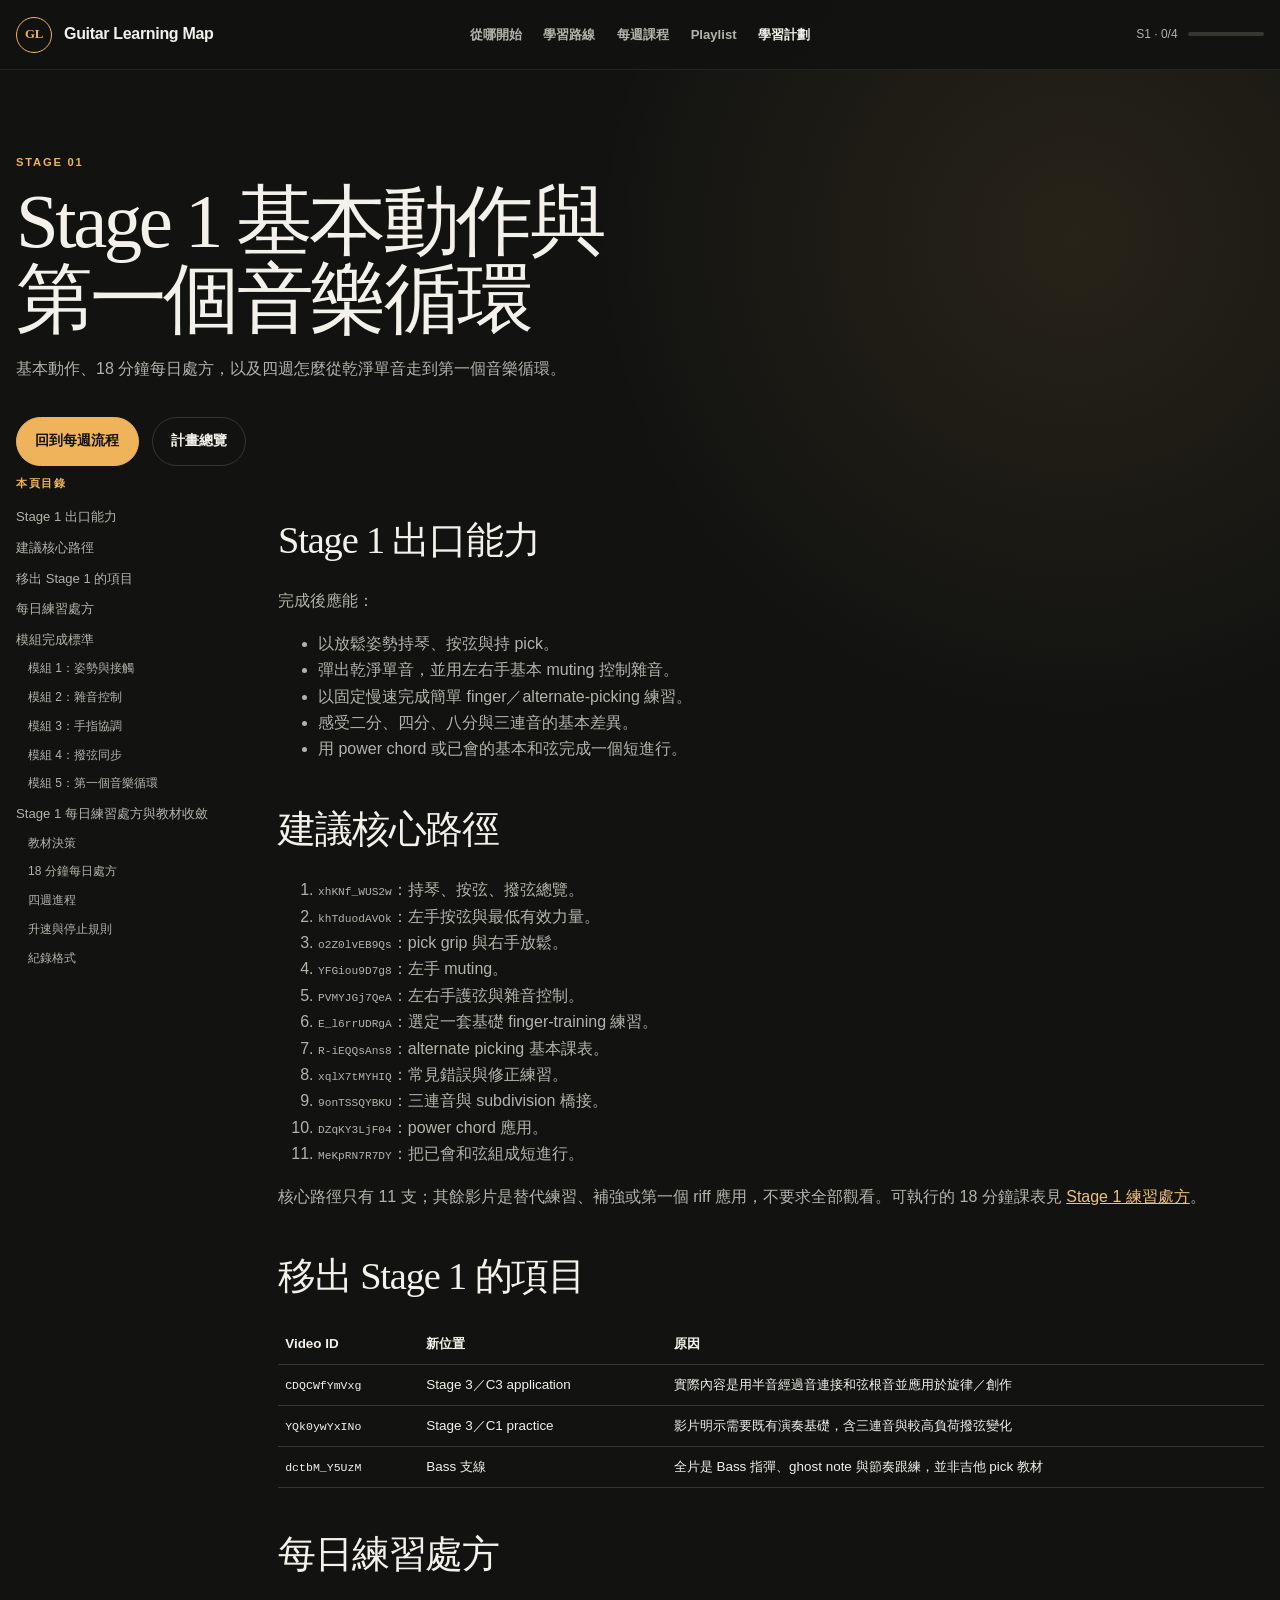
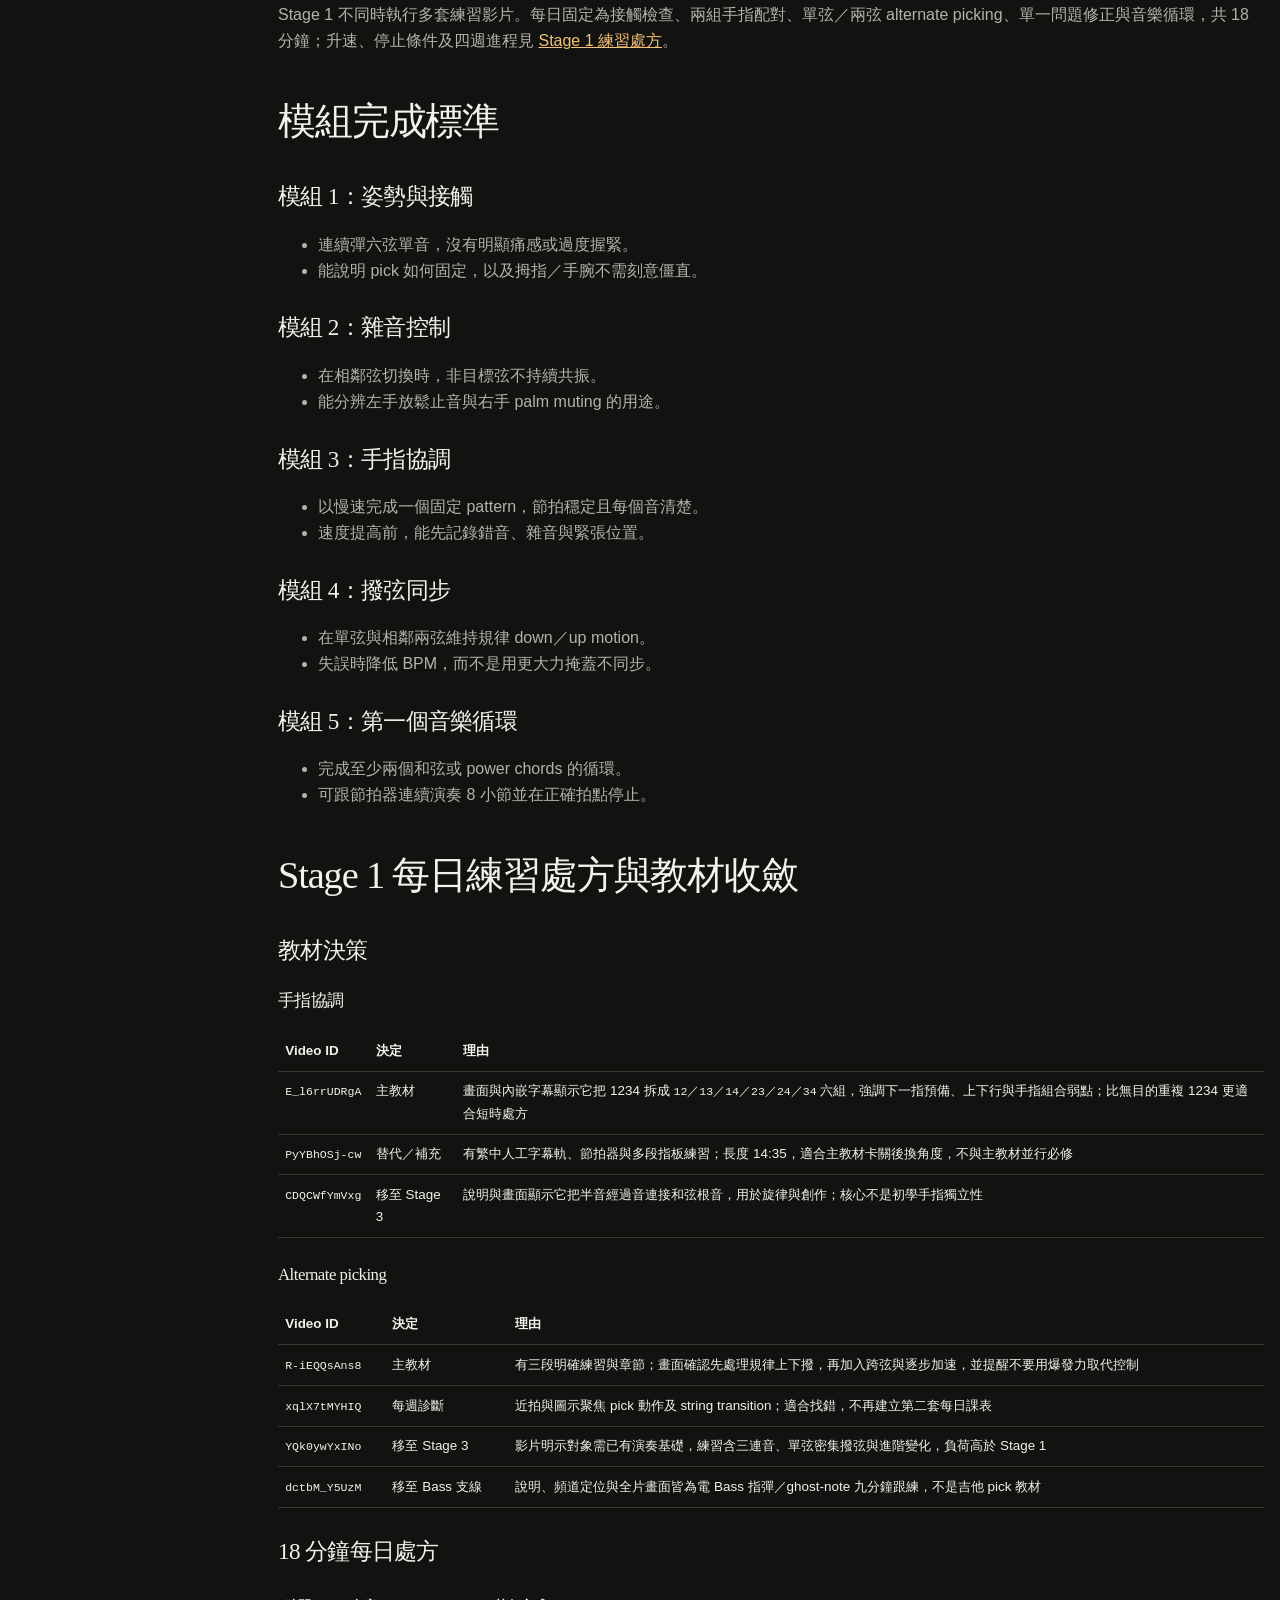
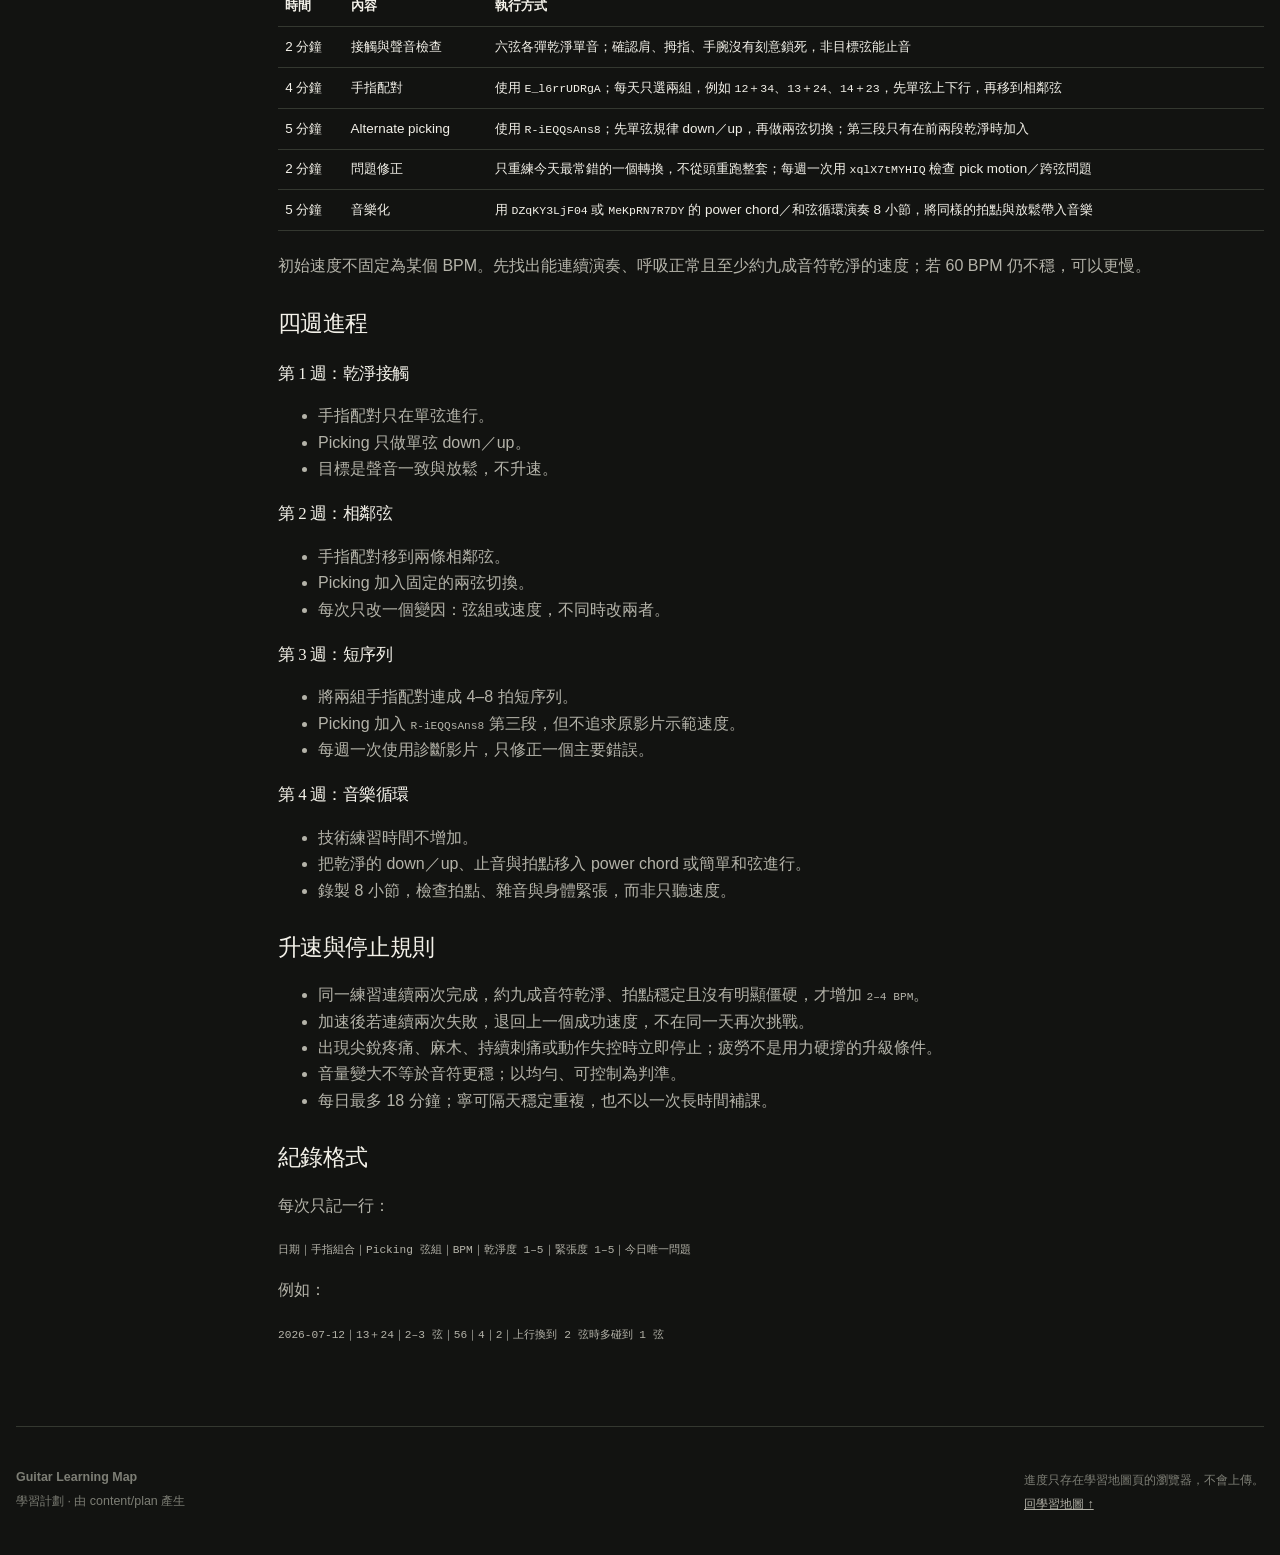
<file: plan/stage-1.html>
<!doctype html>
<html lang="zh-Hant">
  <head>
    <meta charset="utf-8" />
    <meta name="viewport" content="width=device-width, initial-scale=1" />
    <meta name="theme-color" content="#121311" />
    <meta name="description" content="基本動作、18 分鐘每日處方，以及四週怎麼從乾淨單音走到第一個音樂循環。" />
    <title>Stage 1 基本動作與第一個音樂循環｜Guitar Learning Map</title>
    <link rel="stylesheet" href="../styles.css" />
  </head>
  <body class="plan-page" style="--active-stage:#efb35b">
    <a class="skip-link" href="#main">跳到主要內容</a>
    <header class="site-header">
      <a class="brand" href="../index.html#top" aria-label="回到學習地圖">
        <span class="brand-mark" aria-hidden="true">GL</span>
        <span>Guitar Learning Map</span>
      </a>
      <nav class="primary-nav" aria-label="主要導覽">
        <a href="../index.html#placement">從哪開始</a>
        <a href="../index.html#roadmap">學習路線</a>
        <a href="../index.html#curriculum">每週課程</a>
        <a href="../index.html#library">Playlist</a>
        <a href="./index.html" aria-current="page">學習計劃</a>
      </nav>
      <a class="header-progress" id="resume-link" href="../index.html#curriculum" aria-label="繼續上次的每週流程">
        <span id="header-progress-label">繼續</span>
        <span class="mini-meter"><span id="header-progress-bar"></span></span>
      </a>
    </header>
    <main id="main">
      <section class="plan-hero">
        <p class="eyebrow">STAGE 01</p>
        <h1>Stage 1 基本動作與第一個音樂循環</h1>
        <p>基本動作、18 分鐘每日處方，以及四週怎麼從乾淨單音走到第一個音樂循環。</p>
        <div class="hero-actions">
          <a class="button button-primary" href="../index.html#stage1-1-step1">回到每週流程</a>
          <a class="button button-quiet" href="./index.html">計畫總覽</a>
        </div>
      </section>
      <div class="plan-layout">
        <nav class="plan-toc" aria-label="本頁目錄"><p>本頁目錄</p><ol><li class="toc-l2"><a href="#stage-1-出口能力">Stage 1 出口能力</a></li><li class="toc-l2"><a href="#建議核心路徑">建議核心路徑</a></li><li class="toc-l2"><a href="#移出-stage-1-的項目">移出 Stage 1 的項目</a></li><li class="toc-l2"><a href="#每日練習處方">每日練習處方</a></li><li class="toc-l2"><a href="#模組完成標準">模組完成標準</a></li><li class="toc-l3"><a href="#模組-1姿勢與接觸">模組 1：姿勢與接觸</a></li><li class="toc-l3"><a href="#模組-2雜音控制">模組 2：雜音控制</a></li><li class="toc-l3"><a href="#模組-3手指協調">模組 3：手指協調</a></li><li class="toc-l3"><a href="#模組-4撥弦同步">模組 4：撥弦同步</a></li><li class="toc-l3"><a href="#模組-5第一個音樂循環">模組 5：第一個音樂循環</a></li><li class="toc-l2"><a href="#s1-rx">Stage 1 每日練習處方與教材收斂</a></li><li class="toc-l3"><a href="#教材決策">教材決策</a></li><li class="toc-l3"><a href="#18-分鐘每日處方">18 分鐘每日處方</a></li><li class="toc-l3"><a href="#四週進程">四週進程</a></li><li class="toc-l3"><a href="#升速與停止規則">升速與停止規則</a></li><li class="toc-l3"><a href="#紀錄格式">紀錄格式</a></li></ol></nav>
        <article class="prose" id="top"><h2 id="stage-1-出口能力">Stage 1 出口能力</h2>
<p>完成後應能：</p>
<ul><li>以放鬆姿勢持琴、按弦與持 pick。</li><li>彈出乾淨單音，並用左右手基本 muting 控制雜音。</li><li>以固定慢速完成簡單 finger／alternate-picking 練習。</li><li>感受二分、四分、八分與三連音的基本差異。</li><li>用 power chord 或已會的基本和弦完成一個短進行。</li></ul>
<h2 id="建議核心路徑">建議核心路徑</h2>
<ol><li><code>xhKNf_WUS2w</code>：持琴、按弦、撥弦總覽。</li><li><code>khTduodAVOk</code>：左手按弦與最低有效力量。</li><li><code>o2Z0lvEB9Qs</code>：pick grip 與右手放鬆。</li><li><code>YFGiou9D7g8</code>：左手 muting。</li><li><code>PVMYJGj7QeA</code>：左右手護弦與雜音控制。</li><li><code>E_l6rrUDRgA</code>：選定一套基礎 finger-training 練習。</li><li><code>R-iEQQsAns8</code>：alternate picking 基本課表。</li><li><code>xqlX7tMYHIQ</code>：常見錯誤與修正練習。</li><li><code>9onTSSQYBKU</code>：三連音與 subdivision 橋接。</li><li><code>DZqKY3LjF04</code>：power chord 應用。</li><li><code>MeKpRN7R7DY</code>：把已會和弦組成短進行。</li></ol>
<p>核心路徑只有 11 支；其餘影片是替代練習、補強或第一個 riff 應用，不要求全部觀看。可執行的 18 分鐘課表見 <a href="#s1-rx">Stage 1 練習處方</a>。</p>
<h2 id="移出-stage-1-的項目">移出 Stage 1 的項目</h2>
<div class="table-scroll"><table><thead><tr><th>Video ID</th><th>新位置</th><th>原因</th></tr></thead><tbody><tr><td><code>CDQCWfYmVxg</code></td><td>Stage 3／C3 application</td><td>實際內容是用半音經過音連接和弦根音並應用於旋律／創作</td></tr><tr><td><code>YQk0ywYxINo</code></td><td>Stage 3／C1 practice</td><td>影片明示需要既有演奏基礎，含三連音與較高負荷撥弦變化</td></tr><tr><td><code>dctbM_Y5UzM</code></td><td>Bass 支線</td><td>全片是 Bass 指彈、ghost note 與節奏跟練，並非吉他 pick 教材</td></tr></tbody></table></div>
<h2 id="每日練習處方">每日練習處方</h2>
<p>Stage 1 不同時執行多套練習影片。每日固定為接觸檢查、兩組手指配對、單弦／兩弦 alternate picking、單一問題修正與音樂循環，共 18 分鐘；升速、停止條件及四週進程見 <a href="#s1-rx">Stage 1 練習處方</a>。</p>
<h2 id="模組完成標準">模組完成標準</h2>
<h3 id="模組-1姿勢與接觸">模組 1：姿勢與接觸</h3>
<ul><li>連續彈六弦單音，沒有明顯痛感或過度握緊。</li><li>能說明 pick 如何固定，以及拇指／手腕不需刻意僵直。</li></ul>
<h3 id="模組-2雜音控制">模組 2：雜音控制</h3>
<ul><li>在相鄰弦切換時，非目標弦不持續共振。</li><li>能分辨左手放鬆止音與右手 palm muting 的用途。</li></ul>
<h3 id="模組-3手指協調">模組 3：手指協調</h3>
<ul><li>以慢速完成一個固定 pattern，節拍穩定且每個音清楚。</li><li>速度提高前，能先記錄錯音、雜音與緊張位置。</li></ul>
<h3 id="模組-4撥弦同步">模組 4：撥弦同步</h3>
<ul><li>在單弦與相鄰兩弦維持規律 down／up motion。</li><li>失誤時降低 BPM，而不是用更大力掩蓋不同步。</li></ul>
<h3 id="模組-5第一個音樂循環">模組 5：第一個音樂循環</h3>
<ul><li>完成至少兩個和弦或 power chords 的循環。</li><li>可跟節拍器連續演奏 8 小節並在正確拍點停止。</li></ul><h2 id="s1-rx">Stage 1 每日練習處方與教材收斂</h2>
<h3 id="教材決策">教材決策</h3>
<h4 id="手指協調">手指協調</h4>
<div class="table-scroll"><table><thead><tr><th>Video ID</th><th>決定</th><th>理由</th></tr></thead><tbody><tr><td><code>E_l6rrUDRgA</code></td><td>主教材</td><td>畫面與內嵌字幕顯示它把 1234 拆成 <code>12／13／14／23／24／34</code> 六組，強調下一指預備、上下行與手指組合弱點；比無目的重複 1234 更適合短時處方</td></tr><tr><td><code>PyYBhOSj-cw</code></td><td>替代／補充</td><td>有繁中人工字幕軌、節拍器與多段指板練習；長度 14:35，適合主教材卡關後換角度，不與主教材並行必修</td></tr><tr><td><code>CDQCWfYmVxg</code></td><td>移至 Stage 3</td><td>說明與畫面顯示它把半音經過音連接和弦根音，用於旋律與創作；核心不是初學手指獨立性</td></tr></tbody></table></div>
<h4 id="alternate-picking">Alternate picking</h4>
<div class="table-scroll"><table><thead><tr><th>Video ID</th><th>決定</th><th>理由</th></tr></thead><tbody><tr><td><code>R-iEQQsAns8</code></td><td>主教材</td><td>有三段明確練習與章節；畫面確認先處理規律上下撥，再加入跨弦與逐步加速，並提醒不要用爆發力取代控制</td></tr><tr><td><code>xqlX7tMYHIQ</code></td><td>每週診斷</td><td>近拍與圖示聚焦 pick 動作及 string transition；適合找錯，不再建立第二套每日課表</td></tr><tr><td><code>YQk0ywYxINo</code></td><td>移至 Stage 3</td><td>影片明示對象需已有演奏基礎，練習含三連音、單弦密集撥弦與進階變化，負荷高於 Stage 1</td></tr><tr><td><code>dctbM_Y5UzM</code></td><td>移至 Bass 支線</td><td>說明、頻道定位與全片畫面皆為電 Bass 指彈／ghost-note 九分鐘跟練，不是吉他 pick 教材</td></tr></tbody></table></div>
<h3 id="18-分鐘每日處方">18 分鐘每日處方</h3>
<div class="table-scroll"><table><thead><tr><th>時間</th><th>內容</th><th>執行方式</th></tr></thead><tbody><tr><td>2 分鐘</td><td>接觸與聲音檢查</td><td>六弦各彈乾淨單音；確認肩、拇指、手腕沒有刻意鎖死，非目標弦能止音</td></tr><tr><td>4 分鐘</td><td>手指配對</td><td>使用 <code>E_l6rrUDRgA</code>；每天只選兩組，例如 <code>12＋34</code>、<code>13＋24</code>、<code>14＋23</code>，先單弦上下行，再移到相鄰弦</td></tr><tr><td>5 分鐘</td><td>Alternate picking</td><td>使用 <code>R-iEQQsAns8</code>；先單弦規律 down／up，再做兩弦切換；第三段只有在前兩段乾淨時加入</td></tr><tr><td>2 分鐘</td><td>問題修正</td><td>只重練今天最常錯的一個轉換，不從頭重跑整套；每週一次用 <code>xqlX7tMYHIQ</code> 檢查 pick motion／跨弦問題</td></tr><tr><td>5 分鐘</td><td>音樂化</td><td>用 <code>DZqKY3LjF04</code> 或 <code>MeKpRN7R7DY</code> 的 power chord／和弦循環演奏 8 小節，將同樣的拍點與放鬆帶入音樂</td></tr></tbody></table></div>
<p>初始速度不固定為某個 BPM。先找出能連續演奏、呼吸正常且至少約九成音符乾淨的速度；若 60 BPM 仍不穩，可以更慢。</p>
<h3 id="四週進程">四週進程</h3>
<h4 id="s1-w1">第 1 週：乾淨接觸</h4>
<ul><li>手指配對只在單弦進行。</li><li>Picking 只做單弦 down／up。</li><li>目標是聲音一致與放鬆，不升速。</li></ul>
<h4 id="s1-w2">第 2 週：相鄰弦</h4>
<ul><li>手指配對移到兩條相鄰弦。</li><li>Picking 加入固定的兩弦切換。</li><li>每次只改一個變因：弦組或速度，不同時改兩者。</li></ul>
<h4 id="s1-w3">第 3 週：短序列</h4>
<ul><li>將兩組手指配對連成 4–8 拍短序列。</li><li>Picking 加入 <code>R-iEQQsAns8</code> 第三段，但不追求原影片示範速度。</li><li>每週一次使用診斷影片，只修正一個主要錯誤。</li></ul>
<h4 id="s1-w4">第 4 週：音樂循環</h4>
<ul><li>技術練習時間不增加。</li><li>把乾淨的 down／up、止音與拍點移入 power chord 或簡單和弦進行。</li><li>錄製 8 小節，檢查拍點、雜音與身體緊張，而非只聽速度。</li></ul>
<h3 id="升速與停止規則">升速與停止規則</h3>
<ul><li>同一練習連續兩次完成，約九成音符乾淨、拍點穩定且沒有明顯僵硬，才增加 <code>2–4 BPM</code>。</li><li>加速後若連續兩次失敗，退回上一個成功速度，不在同一天再次挑戰。</li><li>出現尖銳疼痛、麻木、持續刺痛或動作失控時立即停止；疲勞不是用力硬撐的升級條件。</li><li>音量變大不等於音符更穩；以均勻、可控制為判準。</li><li>每日最多 18 分鐘；寧可隔天穩定重複，也不以一次長時間補課。</li></ul>
<h3 id="紀錄格式">紀錄格式</h3>
<p>每次只記一行：</p>
<p><code>日期｜手指組合｜Picking 弦組｜BPM｜乾淨度 1–5｜緊張度 1–5｜今日唯一問題</code></p>
<p>例如：</p>
<p><code>2026-07-12｜13＋24｜2–3 弦｜56｜4｜2｜上行換到 2 弦時多碰到 1 弦</code></p></article>
      </div>
    </main>
    <footer class="site-footer">
      <div><strong>Guitar Learning Map</strong><p>學習計劃 · 由 content/plan 產生</p></div>
      <div><p>進度只存在學習地圖頁的瀏覽器，不會上傳。</p><a href="../index.html#top">回學習地圖 ↑</a></div>
    </footer>
    <script>
      (function () {
        var key = "guitar-learning-map-v1";
        var state = {};
        try { state = JSON.parse(localStorage.getItem(key) || "{}"); } catch (e) {}
        var stage = state.stage || "stage1";
        var totals = { stage1: 4, stage2: 9, stage3: 20, stage4: 16 };
        var numbers = { stage1: "1", stage2: "2", stage3: "3", stage4: "4" };
        var total = totals[stage] || 4;
        var count = 0;
        var completed = state.completed || {};
        for (var n = 1; n <= total; n += 1) if (completed[stage + "-" + n]) count += 1;
        var label = document.getElementById("header-progress-label");
        var bar = document.getElementById("header-progress-bar");
        if (label) label.textContent = "S" + (numbers[stage] || "1") + " · " + count + "/" + total;
        if (bar) bar.style.width = Math.round((count / total) * 100) + "%";
        var resume = state.resume;
        var link = document.getElementById("resume-link");
        if (link && resume && resume.stage && resume.week && resume.step) {
          link.href = "../index.html#" + resume.stage + "-" + resume.week + "-step" + resume.step;
        }
      })();
    </script>
  </body>
</html>
</file>
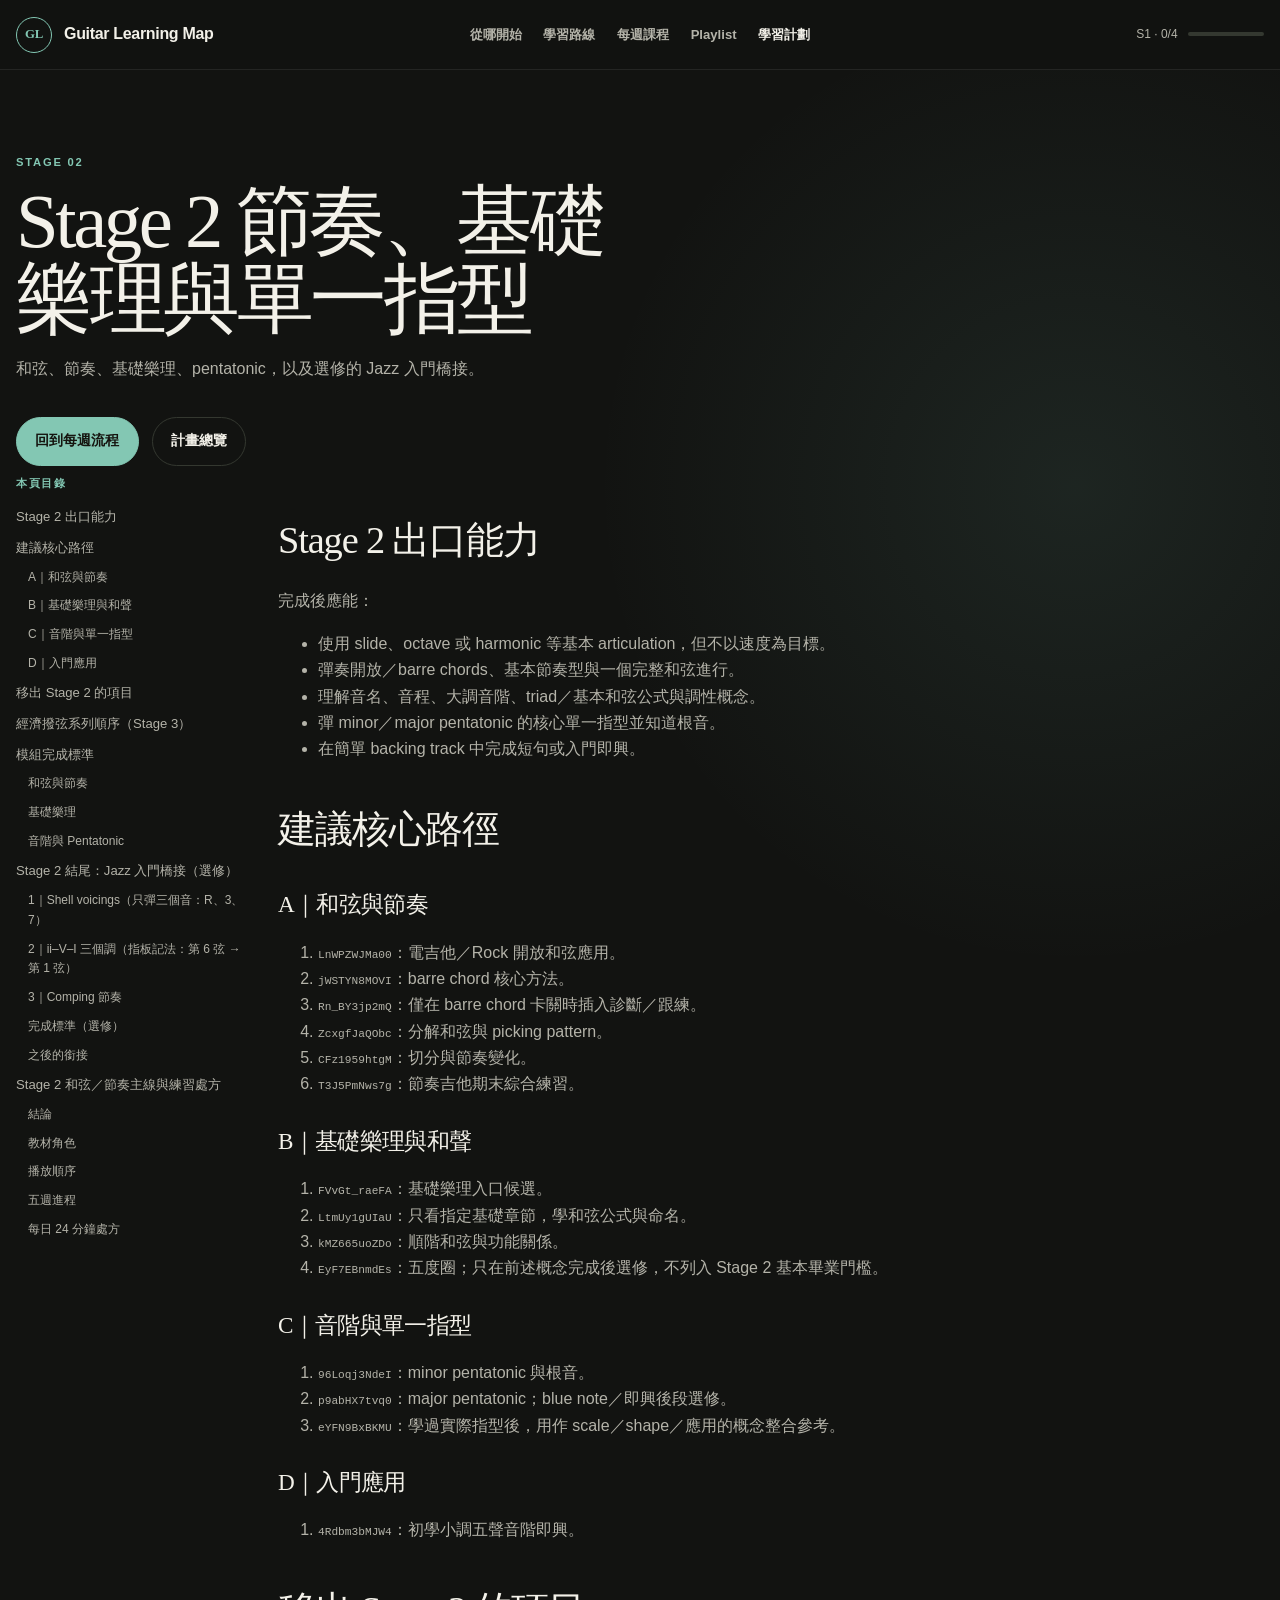
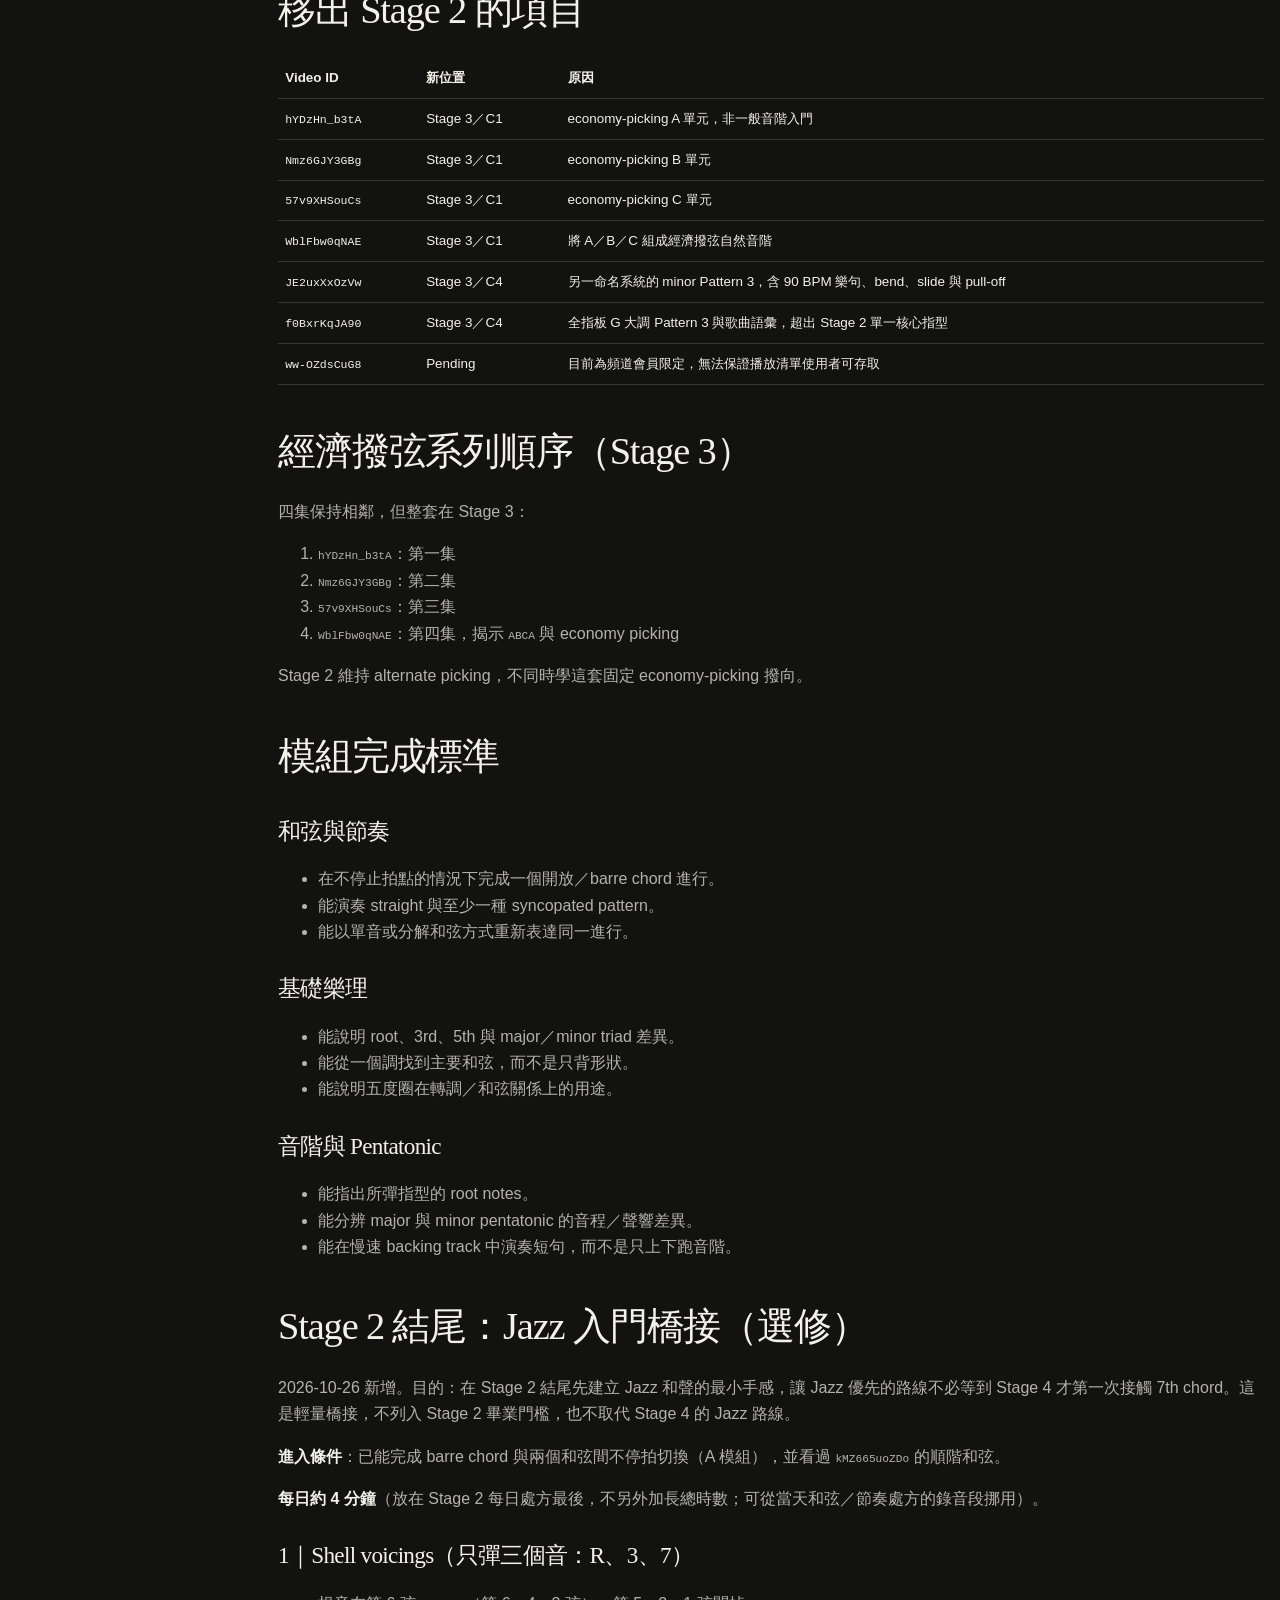
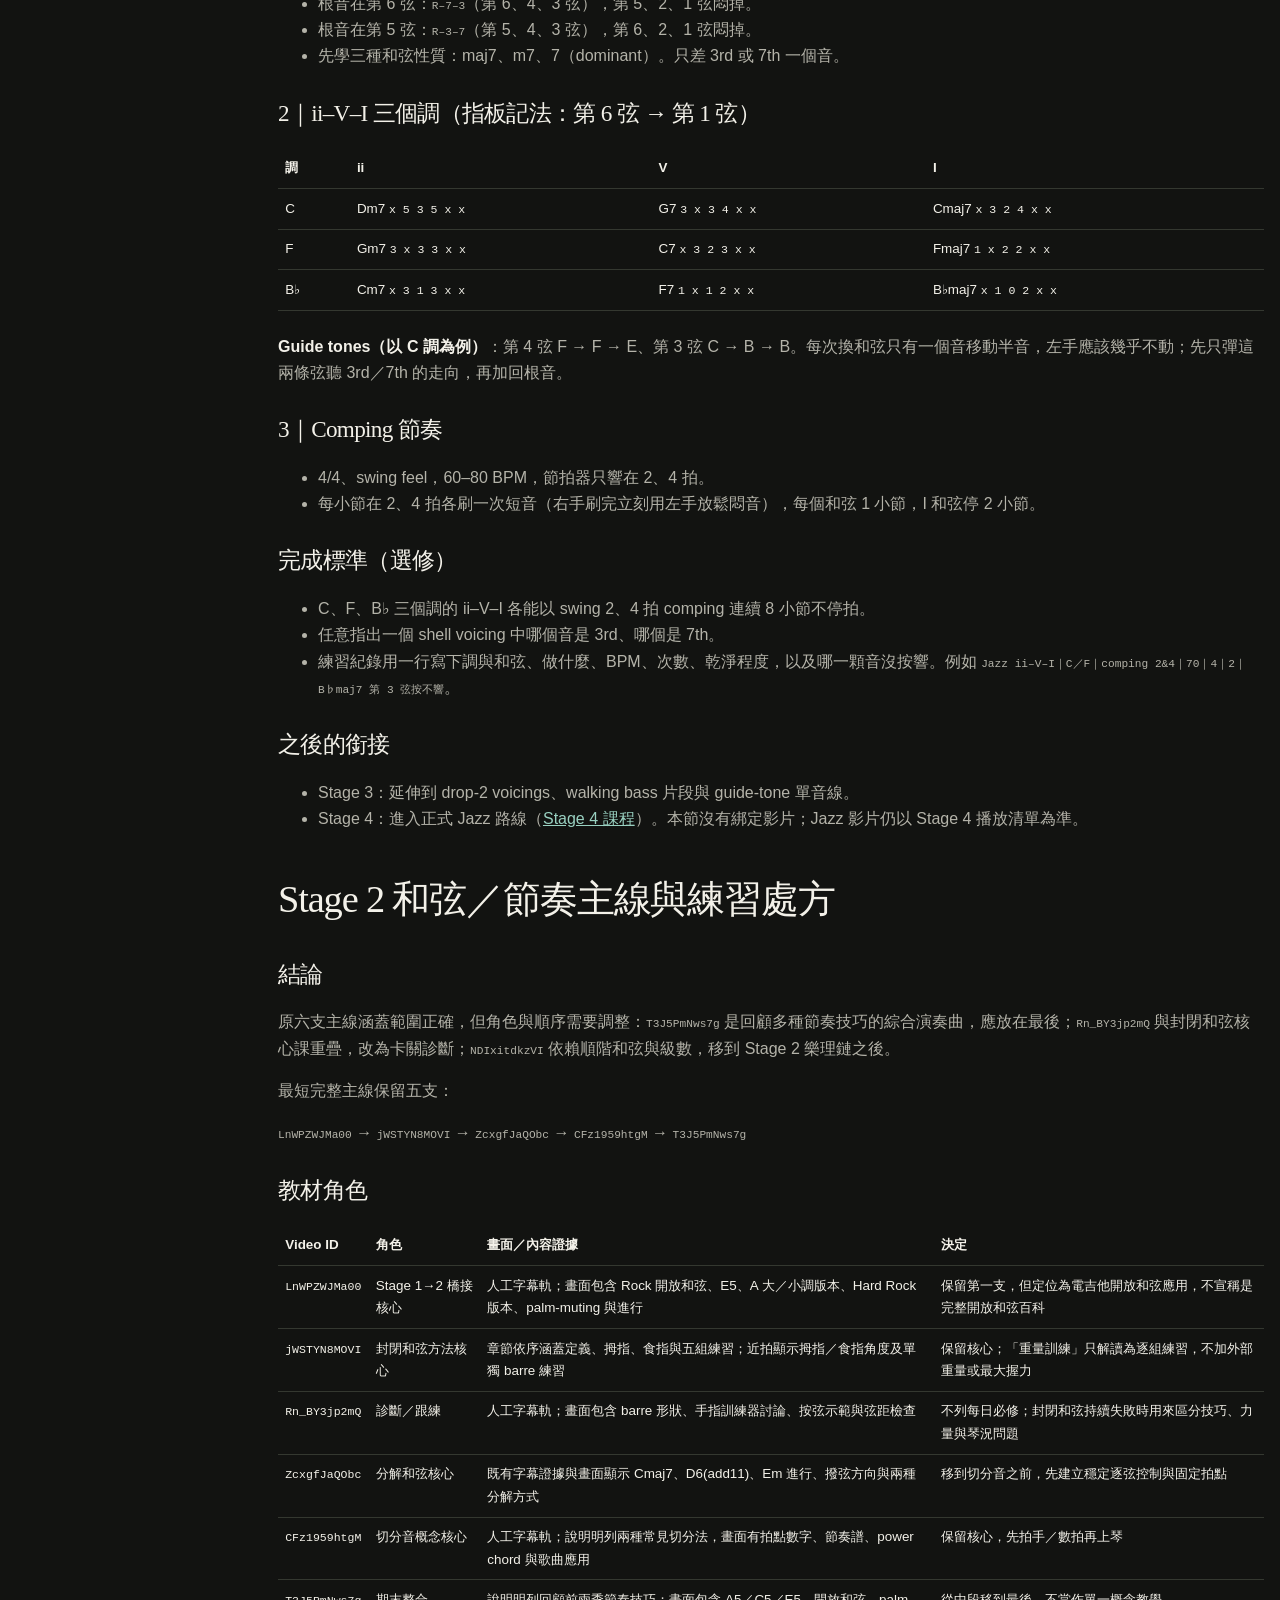
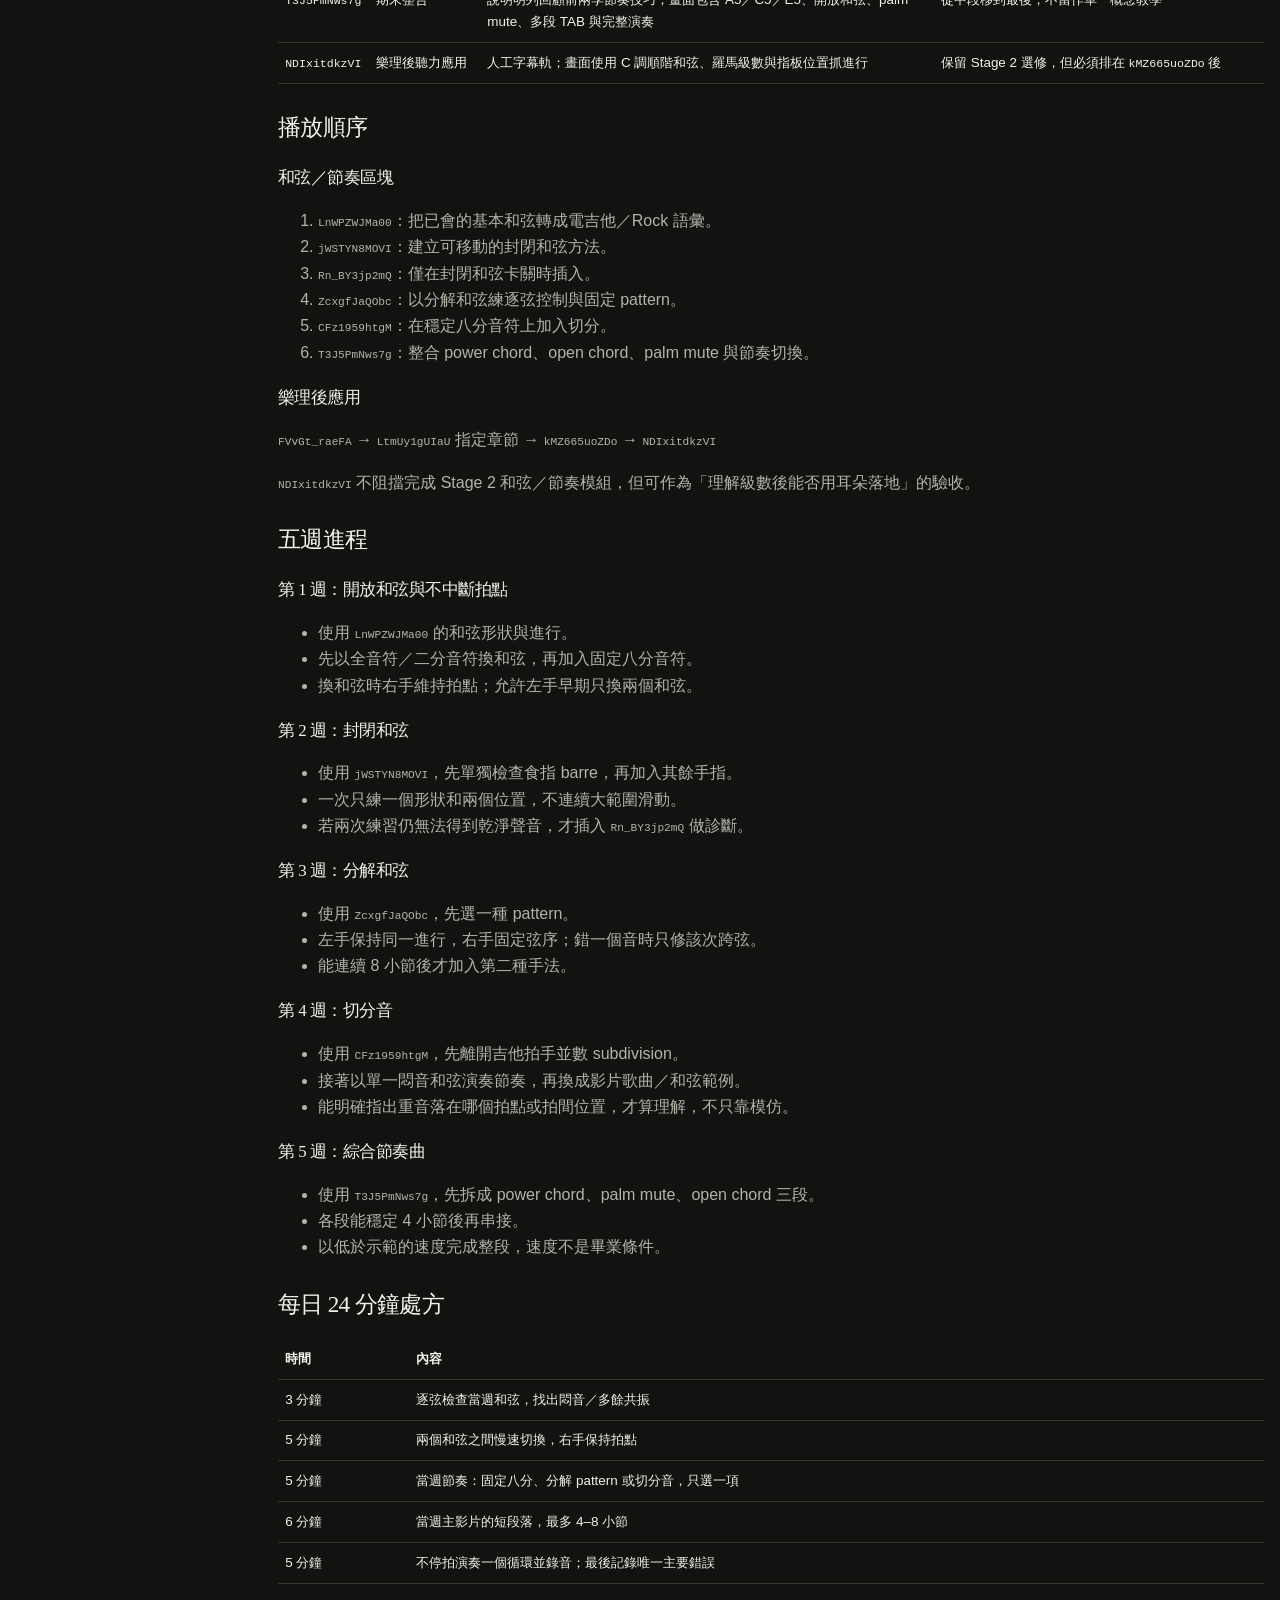
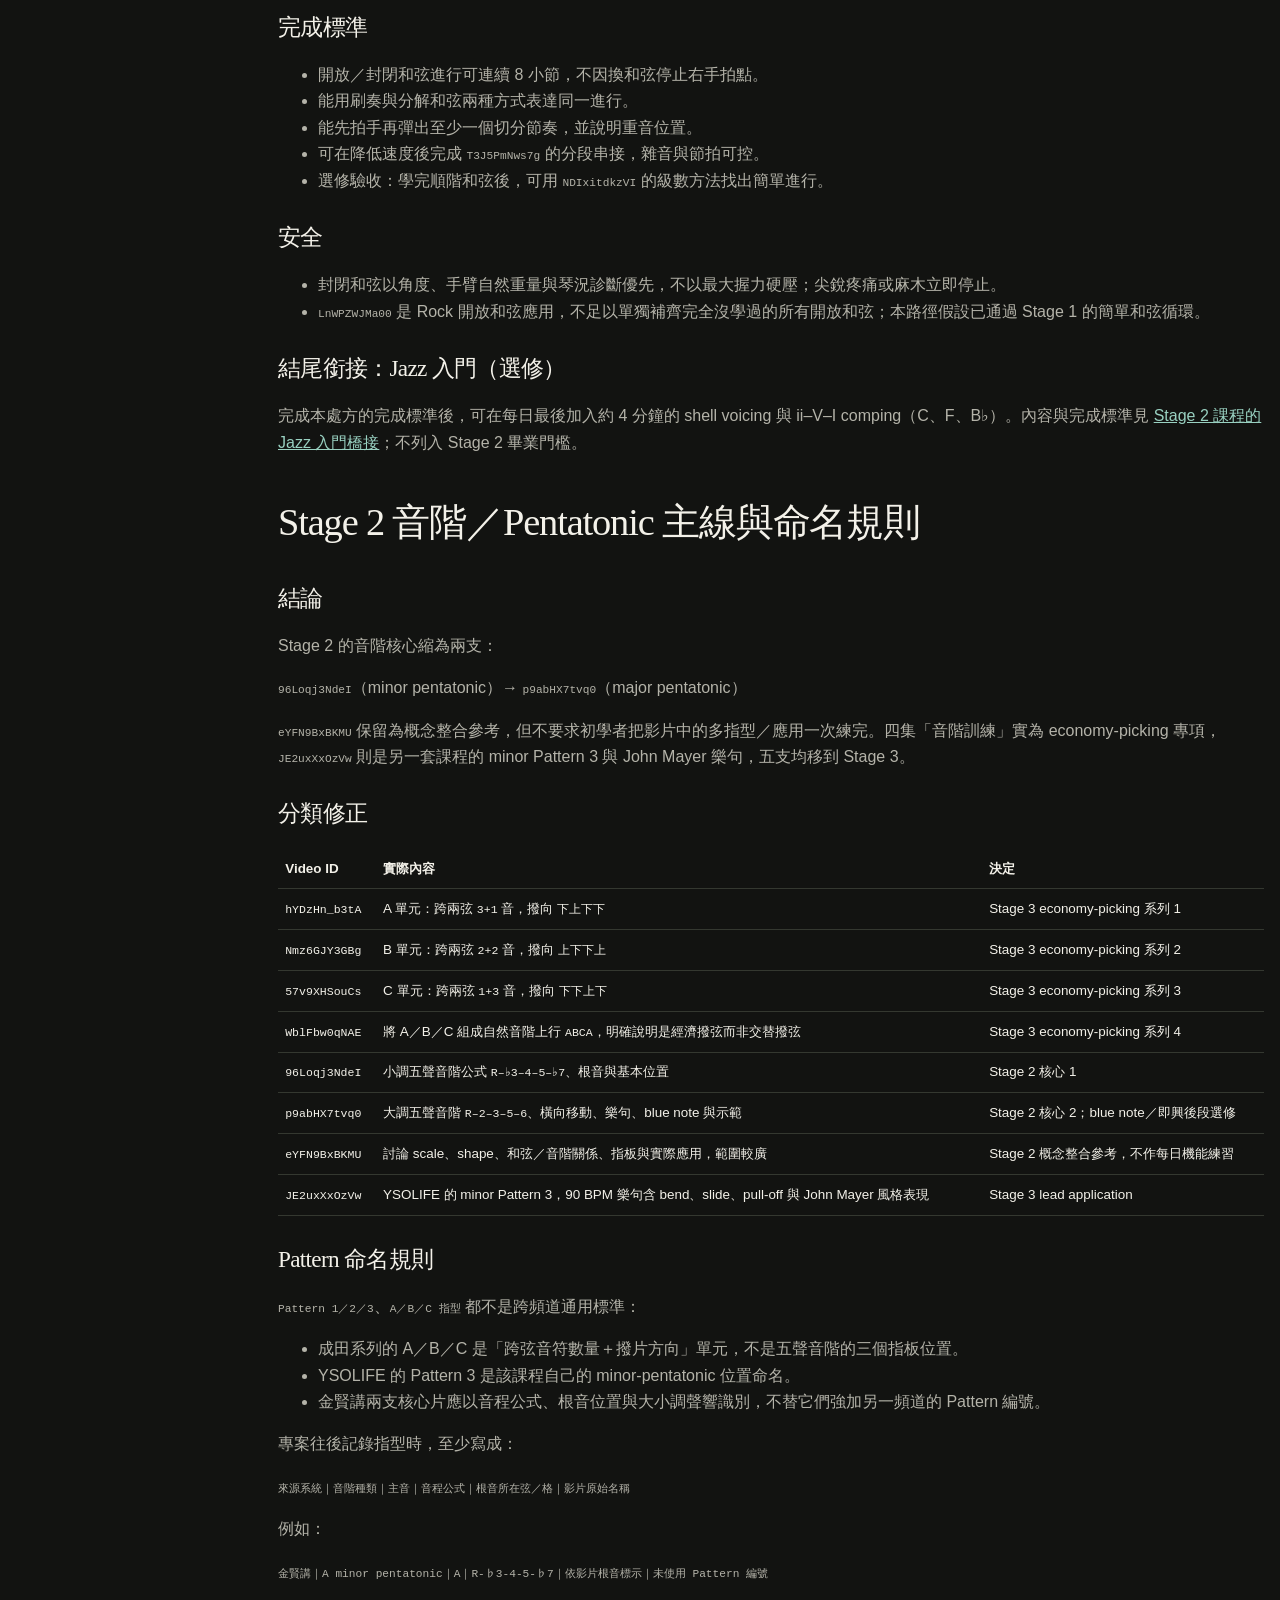
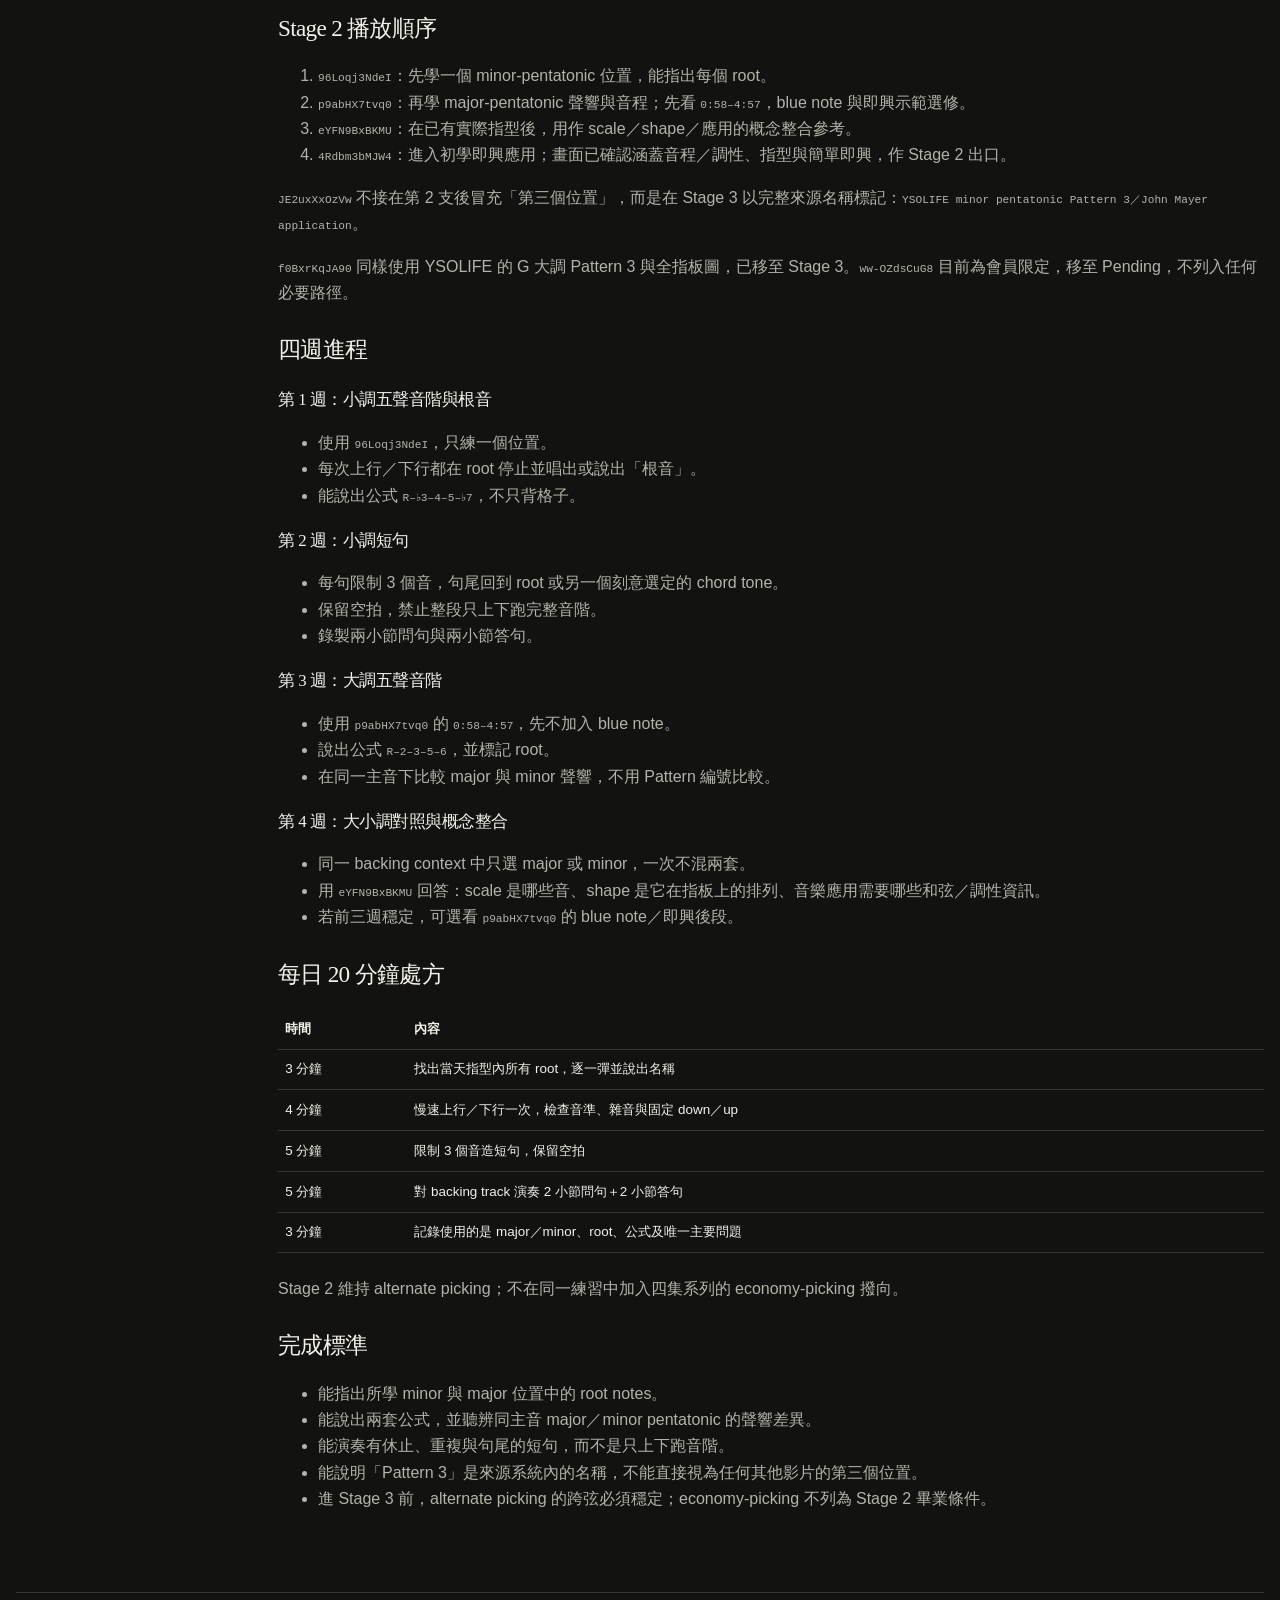
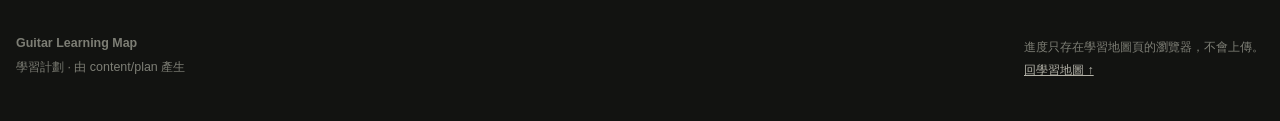
<file: plan/stage-2.html>
<!doctype html>
<html lang="zh-Hant">
  <head>
    <meta charset="utf-8" />
    <meta name="viewport" content="width=device-width, initial-scale=1" />
    <meta name="theme-color" content="#121311" />
    <meta name="description" content="和弦、節奏、基礎樂理、pentatonic，以及選修的 Jazz 入門橋接。" />
    <title>Stage 2 節奏、基礎樂理與單一指型｜Guitar Learning Map</title>
    <link rel="stylesheet" href="../styles.css" />
  </head>
  <body class="plan-page" style="--active-stage:#83c7b3">
    <a class="skip-link" href="#main">跳到主要內容</a>
    <header class="site-header">
      <a class="brand" href="../index.html#top" aria-label="回到學習地圖">
        <span class="brand-mark" aria-hidden="true">GL</span>
        <span>Guitar Learning Map</span>
      </a>
      <nav class="primary-nav" aria-label="主要導覽">
        <a href="../index.html#placement">從哪開始</a>
        <a href="../index.html#roadmap">學習路線</a>
        <a href="../index.html#curriculum">每週課程</a>
        <a href="../index.html#library">Playlist</a>
        <a href="./index.html" aria-current="page">學習計劃</a>
      </nav>
      <a class="header-progress" id="resume-link" href="../index.html#curriculum" aria-label="繼續上次的每週流程">
        <span id="header-progress-label">繼續</span>
        <span class="mini-meter"><span id="header-progress-bar"></span></span>
      </a>
    </header>
    <main id="main">
      <section class="plan-hero">
        <p class="eyebrow">STAGE 02</p>
        <h1>Stage 2 節奏、基礎樂理與單一指型</h1>
        <p>和弦、節奏、基礎樂理、pentatonic，以及選修的 Jazz 入門橋接。</p>
        <div class="hero-actions">
          <a class="button button-primary" href="../index.html#stage2-1-step1">回到每週流程</a>
          <a class="button button-quiet" href="./index.html">計畫總覽</a>
        </div>
      </section>
      <div class="plan-layout">
        <nav class="plan-toc" aria-label="本頁目錄"><p>本頁目錄</p><ol><li class="toc-l2"><a href="#stage-2-出口能力">Stage 2 出口能力</a></li><li class="toc-l2"><a href="#建議核心路徑">建議核心路徑</a></li><li class="toc-l3"><a href="#a和弦與節奏">A｜和弦與節奏</a></li><li class="toc-l3"><a href="#s2-theory">B｜基礎樂理與和聲</a></li><li class="toc-l3"><a href="#c音階與單一指型">C｜音階與單一指型</a></li><li class="toc-l3"><a href="#d入門應用">D｜入門應用</a></li><li class="toc-l2"><a href="#移出-stage-2-的項目">移出 Stage 2 的項目</a></li><li class="toc-l2"><a href="#經濟撥弦系列順序stage-3">經濟撥弦系列順序（Stage 3）</a></li><li class="toc-l2"><a href="#模組完成標準">模組完成標準</a></li><li class="toc-l3"><a href="#和弦與節奏">和弦與節奏</a></li><li class="toc-l3"><a href="#基礎樂理">基礎樂理</a></li><li class="toc-l3"><a href="#音階與-pentatonic">音階與 Pentatonic</a></li><li class="toc-l2"><a href="#s2-jazz">Stage 2 結尾：Jazz 入門橋接（選修）</a></li><li class="toc-l3"><a href="#1shell-voicings只彈三個音r37">1｜Shell voicings（只彈三個音：R、3、7）</a></li><li class="toc-l3"><a href="#2iivi-三個調指板記法第-6-弦-第-1-弦">2｜ii–V–I 三個調（指板記法：第 6 弦 → 第 1 弦）</a></li><li class="toc-l3"><a href="#3comping-節奏">3｜Comping 節奏</a></li><li class="toc-l3"><a href="#完成標準選修">完成標準（選修）</a></li><li class="toc-l3"><a href="#之後的銜接">之後的銜接</a></li><li class="toc-l2"><a href="#stage-2-和弦節奏主線與練習處方">Stage 2 和弦／節奏主線與練習處方</a></li><li class="toc-l3"><a href="#結論">結論</a></li><li class="toc-l3"><a href="#教材角色">教材角色</a></li><li class="toc-l3"><a href="#播放順序">播放順序</a></li><li class="toc-l3"><a href="#五週進程">五週進程</a></li><li class="toc-l3"><a href="#每日-24-分鐘處方">每日 24 分鐘處方</a></li><li class="toc-l3"><a href="#完成標準">完成標準</a></li><li class="toc-l3"><a href="#安全">安全</a></li><li class="toc-l3"><a href="#結尾銜接jazz-入門選修">結尾銜接：Jazz 入門（選修）</a></li><li class="toc-l2"><a href="#stage-2-音階pentatonic-主線與命名規則">Stage 2 音階／Pentatonic 主線與命名規則</a></li><li class="toc-l3"><a href="#結論">結論</a></li><li class="toc-l3"><a href="#分類修正">分類修正</a></li><li class="toc-l3"><a href="#pattern-命名規則">Pattern 命名規則</a></li><li class="toc-l3"><a href="#stage-2-播放順序">Stage 2 播放順序</a></li><li class="toc-l3"><a href="#四週進程">四週進程</a></li><li class="toc-l3"><a href="#每日-20-分鐘處方">每日 20 分鐘處方</a></li><li class="toc-l3"><a href="#完成標準">完成標準</a></li></ol></nav>
        <article class="prose" id="top"><h2 id="stage-2-出口能力">Stage 2 出口能力</h2>
<p>完成後應能：</p>
<ul><li>使用 slide、octave 或 harmonic 等基本 articulation，但不以速度為目標。</li><li>彈奏開放／barre chords、基本節奏型與一個完整和弦進行。</li><li>理解音名、音程、大調音階、triad／基本和弦公式與調性概念。</li><li>彈 minor／major pentatonic 的核心單一指型並知道根音。</li><li>在簡單 backing track 中完成短句或入門即興。</li></ul>
<h2 id="建議核心路徑">建議核心路徑</h2>
<h3 id="a和弦與節奏">A｜和弦與節奏</h3>
<ol><li><code>LnWPZWJMa00</code>：電吉他／Rock 開放和弦應用。</li><li><code>jWSTYN8MOVI</code>：barre chord 核心方法。</li><li><code>Rn_BY3jp2mQ</code>：僅在 barre chord 卡關時插入診斷／跟練。</li><li><code>ZcxgfJaQObc</code>：分解和弦與 picking pattern。</li><li><code>CFz1959htgM</code>：切分與節奏變化。</li><li><code>T3J5PmNws7g</code>：節奏吉他期末綜合練習。</li></ol>
<h3 id="s2-theory">B｜基礎樂理與和聲</h3>
<ol><li><code>FVvGt_raeFA</code>：基礎樂理入口候選。</li><li><code>LtmUy1gUIaU</code>：只看指定基礎章節，學和弦公式與命名。</li><li><code>kMZ665uoZDo</code>：順階和弦與功能關係。</li><li><code>EyF7EBnmdEs</code>：五度圈；只在前述概念完成後選修，不列入 Stage 2 基本畢業門檻。</li></ol>
<h3 id="c音階與單一指型">C｜音階與單一指型</h3>
<ol><li><code>96Loqj3NdeI</code>：minor pentatonic 與根音。</li><li><code>p9abHX7tvq0</code>：major pentatonic；blue note／即興後段選修。</li><li><code>eYFN9BxBKMU</code>：學過實際指型後，用作 scale／shape／應用的概念整合參考。</li></ol>
<h3 id="d入門應用">D｜入門應用</h3>
<ol><li><code>4Rdbm3bMJW4</code>：初學小調五聲音階即興。</li></ol>
<h2 id="移出-stage-2-的項目">移出 Stage 2 的項目</h2>
<div class="table-scroll"><table><thead><tr><th>Video ID</th><th>新位置</th><th>原因</th></tr></thead><tbody><tr><td><code>hYDzHn_b3tA</code></td><td>Stage 3／C1</td><td>economy-picking A 單元，非一般音階入門</td></tr><tr><td><code>Nmz6GJY3GBg</code></td><td>Stage 3／C1</td><td>economy-picking B 單元</td></tr><tr><td><code>57v9XHSouCs</code></td><td>Stage 3／C1</td><td>economy-picking C 單元</td></tr><tr><td><code>WblFbw0qNAE</code></td><td>Stage 3／C1</td><td>將 A／B／C 組成經濟撥弦自然音階</td></tr><tr><td><code>JE2uxXxOzVw</code></td><td>Stage 3／C4</td><td>另一命名系統的 minor Pattern 3，含 90 BPM 樂句、bend、slide 與 pull-off</td></tr><tr><td><code>f0BxrKqJA90</code></td><td>Stage 3／C4</td><td>全指板 G 大調 Pattern 3 與歌曲語彙，超出 Stage 2 單一核心指型</td></tr><tr><td><code>ww-OZdsCuG8</code></td><td>Pending</td><td>目前為頻道會員限定，無法保證播放清單使用者可存取</td></tr></tbody></table></div>
<h2 id="經濟撥弦系列順序stage-3">經濟撥弦系列順序（Stage 3）</h2>
<p>四集保持相鄰，但整套在 Stage 3：</p>
<ol><li><code>hYDzHn_b3tA</code>：第一集</li><li><code>Nmz6GJY3GBg</code>：第二集</li><li><code>57v9XHSouCs</code>：第三集</li><li><code>WblFbw0qNAE</code>：第四集，揭示 <code>ABCA</code> 與 economy picking</li></ol>
<p>Stage 2 維持 alternate picking，不同時學這套固定 economy-picking 撥向。</p>
<h2 id="模組完成標準">模組完成標準</h2>
<h3 id="和弦與節奏">和弦與節奏</h3>
<ul><li>在不停止拍點的情況下完成一個開放／barre chord 進行。</li><li>能演奏 straight 與至少一種 syncopated pattern。</li><li>能以單音或分解和弦方式重新表達同一進行。</li></ul>
<h3 id="基礎樂理">基礎樂理</h3>
<ul><li>能說明 root、3rd、5th 與 major／minor triad 差異。</li><li>能從一個調找到主要和弦，而不是只背形狀。</li><li>能說明五度圈在轉調／和弦關係上的用途。</li></ul>
<h3 id="音階與-pentatonic">音階與 Pentatonic</h3>
<ul><li>能指出所彈指型的 root notes。</li><li>能分辨 major 與 minor pentatonic 的音程／聲響差異。</li><li>能在慢速 backing track 中演奏短句，而不是只上下跑音階。</li></ul>
<h2 id="s2-jazz">Stage 2 結尾：Jazz 入門橋接（選修）</h2>
<p>2026-10-26 新增。目的：在 Stage 2 結尾先建立 Jazz 和聲的最小手感，讓 Jazz 優先的路線不必等到 Stage 4 才第一次接觸 7th chord。這是輕量橋接，不列入 Stage 2 畢業門檻，也不取代 Stage 4 的 Jazz 路線。</p>
<p><strong>進入條件</strong>：已能完成 barre chord 與兩個和弦間不停拍切換（A 模組），並看過 <code>kMZ665uoZDo</code> 的順階和弦。</p>
<p><strong>每日約 4 分鐘</strong>（放在 Stage 2 每日處方最後，不另外加長總時數；可從當天和弦／節奏處方的錄音段挪用）。</p>
<h3 id="1shell-voicings只彈三個音r37">1｜Shell voicings（只彈三個音：R、3、7）</h3>
<ul><li>根音在第 6 弦：<code>R–7–3</code>（第 6、4、3 弦），第 5、2、1 弦悶掉。</li><li>根音在第 5 弦：<code>R–3–7</code>（第 5、4、3 弦），第 6、2、1 弦悶掉。</li><li>先學三種和弦性質：maj7、m7、7（dominant）。只差 3rd 或 7th 一個音。</li></ul>
<h3 id="2iivi-三個調指板記法第-6-弦-第-1-弦">2｜ii–V–I 三個調（指板記法：第 6 弦 → 第 1 弦）</h3>
<div class="table-scroll"><table><thead><tr><th>調</th><th>ii</th><th>V</th><th>I</th></tr></thead><tbody><tr><td>C</td><td>Dm7 <code>x 5 3 5 x x</code></td><td>G7 <code>3 x 3 4 x x</code></td><td>Cmaj7 <code>x 3 2 4 x x</code></td></tr><tr><td>F</td><td>Gm7 <code>3 x 3 3 x x</code></td><td>C7 <code>x 3 2 3 x x</code></td><td>Fmaj7 <code>1 x 2 2 x x</code></td></tr><tr><td>B♭</td><td>Cm7 <code>x 3 1 3 x x</code></td><td>F7 <code>1 x 1 2 x x</code></td><td>B♭maj7 <code>x 1 0 2 x x</code></td></tr></tbody></table></div>
<p><strong>Guide tones（以 C 調為例）</strong>：第 4 弦 F → F → E、第 3 弦 C → B → B。每次換和弦只有一個音移動半音，左手應該幾乎不動；先只彈這兩條弦聽 3rd／7th 的走向，再加回根音。</p>
<h3 id="3comping-節奏">3｜Comping 節奏</h3>
<ul><li>4/4、swing feel，60–80 BPM，節拍器只響在 2、4 拍。</li><li>每小節在 2、4 拍各刷一次短音（右手刷完立刻用左手放鬆悶音），每個和弦 1 小節，I 和弦停 2 小節。</li></ul>
<h3 id="完成標準選修">完成標準（選修）</h3>
<ul><li>C、F、B♭ 三個調的 ii–V–I 各能以 swing 2、4 拍 comping 連續 8 小節不停拍。</li><li>任意指出一個 shell voicing 中哪個音是 3rd、哪個是 7th。</li><li>練習紀錄用一行寫下調與和弦、做什麼、BPM、次數、乾淨程度，以及哪一顆音沒按響。例如 <code>Jazz ii–V–I｜C／F｜comping 2&amp;4｜70｜4｜2｜B♭maj7 第 3 弦按不響</code>。</li></ul>
<h3 id="之後的銜接">之後的銜接</h3>
<ul><li>Stage 3：延伸到 drop-2 voicings、walking bass 片段與 guide-tone 單音線。</li><li>Stage 4：進入正式 Jazz 路線（<a href="stage-4.html">Stage 4 課程</a>）。本節沒有綁定影片；Jazz 影片仍以 Stage 4 播放清單為準。</li></ul><h2 id="stage-2-和弦節奏主線與練習處方">Stage 2 和弦／節奏主線與練習處方</h2>
<h3 id="結論">結論</h3>
<p>原六支主線涵蓋範圍正確，但角色與順序需要調整：<code>T3J5PmNws7g</code> 是回顧多種節奏技巧的綜合演奏曲，應放在最後；<code>Rn_BY3jp2mQ</code> 與封閉和弦核心課重疊，改為卡關診斷；<code>NDIxitdkzVI</code> 依賴順階和弦與級數，移到 Stage 2 樂理鏈之後。</p>
<p>最短完整主線保留五支：</p>
<p><code>LnWPZWJMa00</code> → <code>jWSTYN8MOVI</code> → <code>ZcxgfJaQObc</code> → <code>CFz1959htgM</code> → <code>T3J5PmNws7g</code></p>
<h3 id="教材角色">教材角色</h3>
<div class="table-scroll"><table><thead><tr><th>Video ID</th><th>角色</th><th>畫面／內容證據</th><th>決定</th></tr></thead><tbody><tr><td><code>LnWPZWJMa00</code></td><td>Stage 1→2 橋接核心</td><td>人工字幕軌；畫面包含 Rock 開放和弦、E5、A 大／小調版本、Hard Rock 版本、palm-muting 與進行</td><td>保留第一支，但定位為電吉他開放和弦應用，不宣稱是完整開放和弦百科</td></tr><tr><td><code>jWSTYN8MOVI</code></td><td>封閉和弦方法核心</td><td>章節依序涵蓋定義、拇指、食指與五組練習；近拍顯示拇指／食指角度及單獨 barre 練習</td><td>保留核心；「重量訓練」只解讀為逐組練習，不加外部重量或最大握力</td></tr><tr><td><code>Rn_BY3jp2mQ</code></td><td>診斷／跟練</td><td>人工字幕軌；畫面包含 barre 形狀、手指訓練器討論、按弦示範與弦距檢查</td><td>不列每日必修；封閉和弦持續失敗時用來區分技巧、力量與琴況問題</td></tr><tr><td><code>ZcxgfJaQObc</code></td><td>分解和弦核心</td><td>既有字幕證據與畫面顯示 Cmaj7、D6(add11)、Em 進行、撥弦方向與兩種分解方式</td><td>移到切分音之前，先建立穩定逐弦控制與固定拍點</td></tr><tr><td><code>CFz1959htgM</code></td><td>切分音概念核心</td><td>人工字幕軌；說明明列兩種常見切分法，畫面有拍點數字、節奏譜、power chord 與歌曲應用</td><td>保留核心，先拍手／數拍再上琴</td></tr><tr><td><code>T3J5PmNws7g</code></td><td>期末整合</td><td>說明明列回顧前兩季節奏技巧；畫面包含 A5／C5／E5、開放和弦、palm mute、多段 TAB 與完整演奏</td><td>從中段移到最後，不當作單一概念教學</td></tr><tr><td><code>NDIxitdkzVI</code></td><td>樂理後聽力應用</td><td>人工字幕軌；畫面使用 C 調順階和弦、羅馬級數與指板位置抓進行</td><td>保留 Stage 2 選修，但必須排在 <code>kMZ665uoZDo</code> 後</td></tr></tbody></table></div>
<h3 id="播放順序">播放順序</h3>
<h4 id="和弦節奏區塊">和弦／節奏區塊</h4>
<ol><li><code>LnWPZWJMa00</code>：把已會的基本和弦轉成電吉他／Rock 語彙。</li><li><code>jWSTYN8MOVI</code>：建立可移動的封閉和弦方法。</li><li><code>Rn_BY3jp2mQ</code>：僅在封閉和弦卡關時插入。</li><li><code>ZcxgfJaQObc</code>：以分解和弦練逐弦控制與固定 pattern。</li><li><code>CFz1959htgM</code>：在穩定八分音符上加入切分。</li><li><code>T3J5PmNws7g</code>：整合 power chord、open chord、palm mute 與節奏切換。</li></ol>
<h4 id="樂理後應用">樂理後應用</h4>
<p><code>FVvGt_raeFA</code> → <code>LtmUy1gUIaU</code> 指定章節 → <code>kMZ665uoZDo</code> → <code>NDIxitdkzVI</code></p>
<p><code>NDIxitdkzVI</code> 不阻擋完成 Stage 2 和弦／節奏模組，但可作為「理解級數後能否用耳朵落地」的驗收。</p>
<h3 id="五週進程">五週進程</h3>
<h4 id="s2-w1">第 1 週：開放和弦與不中斷拍點</h4>
<ul><li>使用 <code>LnWPZWJMa00</code> 的和弦形狀與進行。</li><li>先以全音符／二分音符換和弦，再加入固定八分音符。</li><li>換和弦時右手維持拍點；允許左手早期只換兩個和弦。</li></ul>
<h4 id="s2-w2">第 2 週：封閉和弦</h4>
<ul><li>使用 <code>jWSTYN8MOVI</code>，先單獨檢查食指 barre，再加入其餘手指。</li><li>一次只練一個形狀和兩個位置，不連續大範圍滑動。</li><li>若兩次練習仍無法得到乾淨聲音，才插入 <code>Rn_BY3jp2mQ</code> 做診斷。</li></ul>
<h4 id="s2-w3">第 3 週：分解和弦</h4>
<ul><li>使用 <code>ZcxgfJaQObc</code>，先選一種 pattern。</li><li>左手保持同一進行，右手固定弦序；錯一個音時只修該次跨弦。</li><li>能連續 8 小節後才加入第二種手法。</li></ul>
<h4 id="s2-w4">第 4 週：切分音</h4>
<ul><li>使用 <code>CFz1959htgM</code>，先離開吉他拍手並數 subdivision。</li><li>接著以單一悶音和弦演奏節奏，再換成影片歌曲／和弦範例。</li><li>能明確指出重音落在哪個拍點或拍間位置，才算理解，不只靠模仿。</li></ul>
<h4 id="s2-w5">第 5 週：綜合節奏曲</h4>
<ul><li>使用 <code>T3J5PmNws7g</code>，先拆成 power chord、palm mute、open chord 三段。</li><li>各段能穩定 4 小節後再串接。</li><li>以低於示範的速度完成整段，速度不是畢業條件。</li></ul>
<h3 id="每日-24-分鐘處方">每日 24 分鐘處方</h3>
<div class="table-scroll"><table><thead><tr><th>時間</th><th>內容</th></tr></thead><tbody><tr><td>3 分鐘</td><td>逐弦檢查當週和弦，找出悶音／多餘共振</td></tr><tr><td>5 分鐘</td><td>兩個和弦之間慢速切換，右手保持拍點</td></tr><tr><td>5 分鐘</td><td>當週節奏：固定八分、分解 pattern 或切分音，只選一項</td></tr><tr><td>6 分鐘</td><td>當週主影片的短段落，最多 4–8 小節</td></tr><tr><td>5 分鐘</td><td>不停拍演奏一個循環並錄音；最後記錄唯一主要錯誤</td></tr></tbody></table></div>
<h3 id="完成標準">完成標準</h3>
<ul><li>開放／封閉和弦進行可連續 8 小節，不因換和弦停止右手拍點。</li><li>能用刷奏與分解和弦兩種方式表達同一進行。</li><li>能先拍手再彈出至少一個切分節奏，並說明重音位置。</li><li>可在降低速度後完成 <code>T3J5PmNws7g</code> 的分段串接，雜音與節拍可控。</li><li>選修驗收：學完順階和弦後，可用 <code>NDIxitdkzVI</code> 的級數方法找出簡單進行。</li></ul>
<h3 id="安全">安全</h3>
<ul><li>封閉和弦以角度、手臂自然重量與琴況診斷優先，不以最大握力硬壓；尖銳疼痛或麻木立即停止。</li><li><code>LnWPZWJMa00</code> 是 Rock 開放和弦應用，不足以單獨補齊完全沒學過的所有開放和弦；本路徑假設已通過 Stage 1 的簡單和弦循環。</li></ul>
<h3 id="結尾銜接jazz-入門選修">結尾銜接：Jazz 入門（選修）</h3>
<p>完成本處方的完成標準後，可在每日最後加入約 4 分鐘的 shell voicing 與 ii–V–I comping（C、F、B♭）。內容與完成標準見 <a href="#stage-2-結尾jazz-入門橋接選修">Stage 2 課程的 Jazz 入門橋接</a>；不列入 Stage 2 畢業門檻。</p><h2 id="stage-2-音階pentatonic-主線與命名規則">Stage 2 音階／Pentatonic 主線與命名規則</h2>
<h3 id="結論">結論</h3>
<p>Stage 2 的音階核心縮為兩支：</p>
<p><code>96Loqj3NdeI</code>（minor pentatonic）→ <code>p9abHX7tvq0</code>（major pentatonic）</p>
<p><code>eYFN9BxBKMU</code> 保留為概念整合參考，但不要求初學者把影片中的多指型／應用一次練完。四集「音階訓練」實為 economy-picking 專項，<code>JE2uxXxOzVw</code> 則是另一套課程的 minor Pattern 3 與 John Mayer 樂句，五支均移到 Stage 3。</p>
<h3 id="分類修正">分類修正</h3>
<div class="table-scroll"><table><thead><tr><th>Video ID</th><th>實際內容</th><th>決定</th></tr></thead><tbody><tr><td><code>hYDzHn_b3tA</code></td><td>A 單元：跨兩弦 <code>3+1</code> 音，撥向 <code>下上下下</code></td><td>Stage 3 economy-picking 系列 1</td></tr><tr><td><code>Nmz6GJY3GBg</code></td><td>B 單元：跨兩弦 <code>2+2</code> 音，撥向 <code>上下下上</code></td><td>Stage 3 economy-picking 系列 2</td></tr><tr><td><code>57v9XHSouCs</code></td><td>C 單元：跨兩弦 <code>1+3</code> 音，撥向 <code>下下上下</code></td><td>Stage 3 economy-picking 系列 3</td></tr><tr><td><code>WblFbw0qNAE</code></td><td>將 A／B／C 組成自然音階上行 <code>ABCA</code>，明確說明是經濟撥弦而非交替撥弦</td><td>Stage 3 economy-picking 系列 4</td></tr><tr><td><code>96Loqj3NdeI</code></td><td>小調五聲音階公式 <code>R–♭3–4–5–♭7</code>、根音與基本位置</td><td>Stage 2 核心 1</td></tr><tr><td><code>p9abHX7tvq0</code></td><td>大調五聲音階 <code>R–2–3–5–6</code>、橫向移動、樂句、blue note 與示範</td><td>Stage 2 核心 2；blue note／即興後段選修</td></tr><tr><td><code>eYFN9BxBKMU</code></td><td>討論 scale、shape、和弦／音階關係、指板與實際應用，範圍較廣</td><td>Stage 2 概念整合參考，不作每日機能練習</td></tr><tr><td><code>JE2uxXxOzVw</code></td><td>YSOLIFE 的 minor Pattern 3，90 BPM 樂句含 bend、slide、pull-off 與 John Mayer 風格表現</td><td>Stage 3 lead application</td></tr></tbody></table></div>
<h3 id="pattern-命名規則">Pattern 命名規則</h3>
<p><code>Pattern 1／2／3</code>、<code>A／B／C 指型</code> 都不是跨頻道通用標準：</p>
<ul><li>成田系列的 A／B／C 是「跨弦音符數量＋撥片方向」單元，不是五聲音階的三個指板位置。</li><li>YSOLIFE 的 Pattern 3 是該課程自己的 minor-pentatonic 位置命名。</li><li>金賢講兩支核心片應以音程公式、根音位置與大小調聲響識別，不替它們強加另一頻道的 Pattern 編號。</li></ul>
<p>專案往後記錄指型時，至少寫成：</p>
<p><code>來源系統｜音階種類｜主音｜音程公式｜根音所在弦／格｜影片原始名稱</code></p>
<p>例如：</p>
<p><code>金賢講｜A minor pentatonic｜A｜R-♭3-4-5-♭7｜依影片根音標示｜未使用 Pattern 編號</code></p>
<h3 id="stage-2-播放順序">Stage 2 播放順序</h3>
<ol><li><code>96Loqj3NdeI</code>：先學一個 minor-pentatonic 位置，能指出每個 root。</li><li><code>p9abHX7tvq0</code>：再學 major-pentatonic 聲響與音程；先看 <code>0:58–4:57</code>，blue note 與即興示範選修。</li><li><code>eYFN9BxBKMU</code>：在已有實際指型後，用作 scale／shape／應用的概念整合參考。</li><li><code>4Rdbm3bMJW4</code>：進入初學即興應用；畫面已確認涵蓋音程／調性、指型與簡單即興，作 Stage 2 出口。</li></ol>
<p><code>JE2uxXxOzVw</code> 不接在第 2 支後冒充「第三個位置」，而是在 Stage 3 以完整來源名稱標記：<code>YSOLIFE minor pentatonic Pattern 3／John Mayer application</code>。</p>
<p><code>f0BxrKqJA90</code> 同樣使用 YSOLIFE 的 G 大調 Pattern 3 與全指板圖，已移至 Stage 3。<code>ww-OZdsCuG8</code> 目前為會員限定，移至 Pending，不列入任何必要路徑。</p>
<h3 id="四週進程">四週進程</h3>
<h4 id="s2-w8">第 1 週：小調五聲音階與根音</h4>
<ul><li>使用 <code>96Loqj3NdeI</code>，只練一個位置。</li><li>每次上行／下行都在 root 停止並唱出或說出「根音」。</li><li>能說出公式 <code>R–♭3–4–5–♭7</code>，不只背格子。</li></ul>
<h4 id="s2-w8b">第 2 週：小調短句</h4>
<ul><li>每句限制 3 個音，句尾回到 root 或另一個刻意選定的 chord tone。</li><li>保留空拍，禁止整段只上下跑完整音階。</li><li>錄製兩小節問句與兩小節答句。</li></ul>
<h4 id="s2-w9">第 3 週：大調五聲音階</h4>
<ul><li>使用 <code>p9abHX7tvq0</code> 的 <code>0:58–4:57</code>，先不加入 blue note。</li><li>說出公式 <code>R–2–3–5–6</code>，並標記 root。</li><li>在同一主音下比較 major 與 minor 聲響，不用 Pattern 編號比較。</li></ul>
<h4 id="s2-w9b">第 4 週：大小調對照與概念整合</h4>
<ul><li>同一 backing context 中只選 major 或 minor，一次不混兩套。</li><li>用 <code>eYFN9BxBKMU</code> 回答：scale 是哪些音、shape 是它在指板上的排列、音樂應用需要哪些和弦／調性資訊。</li><li>若前三週穩定，可選看 <code>p9abHX7tvq0</code> 的 blue note／即興後段。</li></ul>
<h3 id="每日-20-分鐘處方">每日 20 分鐘處方</h3>
<div class="table-scroll"><table><thead><tr><th>時間</th><th>內容</th></tr></thead><tbody><tr><td>3 分鐘</td><td>找出當天指型內所有 root，逐一彈並說出名稱</td></tr><tr><td>4 分鐘</td><td>慢速上行／下行一次，檢查音準、雜音與固定 down／up</td></tr><tr><td>5 分鐘</td><td>限制 3 個音造短句，保留空拍</td></tr><tr><td>5 分鐘</td><td>對 backing track 演奏 2 小節問句＋2 小節答句</td></tr><tr><td>3 分鐘</td><td>記錄使用的是 major／minor、root、公式及唯一主要問題</td></tr></tbody></table></div>
<p>Stage 2 維持 alternate picking；不在同一練習中加入四集系列的 economy-picking 撥向。</p>
<h3 id="完成標準">完成標準</h3>
<ul><li>能指出所學 minor 與 major 位置中的 root notes。</li><li>能說出兩套公式，並聽辨同主音 major／minor pentatonic 的聲響差異。</li><li>能演奏有休止、重複與句尾的短句，而不是只上下跑音階。</li><li>能說明「Pattern 3」是來源系統內的名稱，不能直接視為任何其他影片的第三個位置。</li><li>進 Stage 3 前，alternate picking 的跨弦必須穩定；economy-picking 不列為 Stage 2 畢業條件。</li></ul></article>
      </div>
    </main>
    <footer class="site-footer">
      <div><strong>Guitar Learning Map</strong><p>學習計劃 · 由 content/plan 產生</p></div>
      <div><p>進度只存在學習地圖頁的瀏覽器，不會上傳。</p><a href="../index.html#top">回學習地圖 ↑</a></div>
    </footer>
    <script>
      (function () {
        var key = "guitar-learning-map-v1";
        var state = {};
        try { state = JSON.parse(localStorage.getItem(key) || "{}"); } catch (e) {}
        var stage = state.stage || "stage1";
        var totals = { stage1: 4, stage2: 9, stage3: 20, stage4: 16 };
        var numbers = { stage1: "1", stage2: "2", stage3: "3", stage4: "4" };
        var total = totals[stage] || 4;
        var count = 0;
        var completed = state.completed || {};
        for (var n = 1; n <= total; n += 1) if (completed[stage + "-" + n]) count += 1;
        var label = document.getElementById("header-progress-label");
        var bar = document.getElementById("header-progress-bar");
        if (label) label.textContent = "S" + (numbers[stage] || "1") + " · " + count + "/" + total;
        if (bar) bar.style.width = Math.round((count / total) * 100) + "%";
        var resume = state.resume;
        var link = document.getElementById("resume-link");
        if (link && resume && resume.stage && resume.week && resume.step) {
          link.href = "../index.html#" + resume.stage + "-" + resume.week + "-step" + resume.step;
        }
      })();
    </script>
  </body>
</html>
</file>
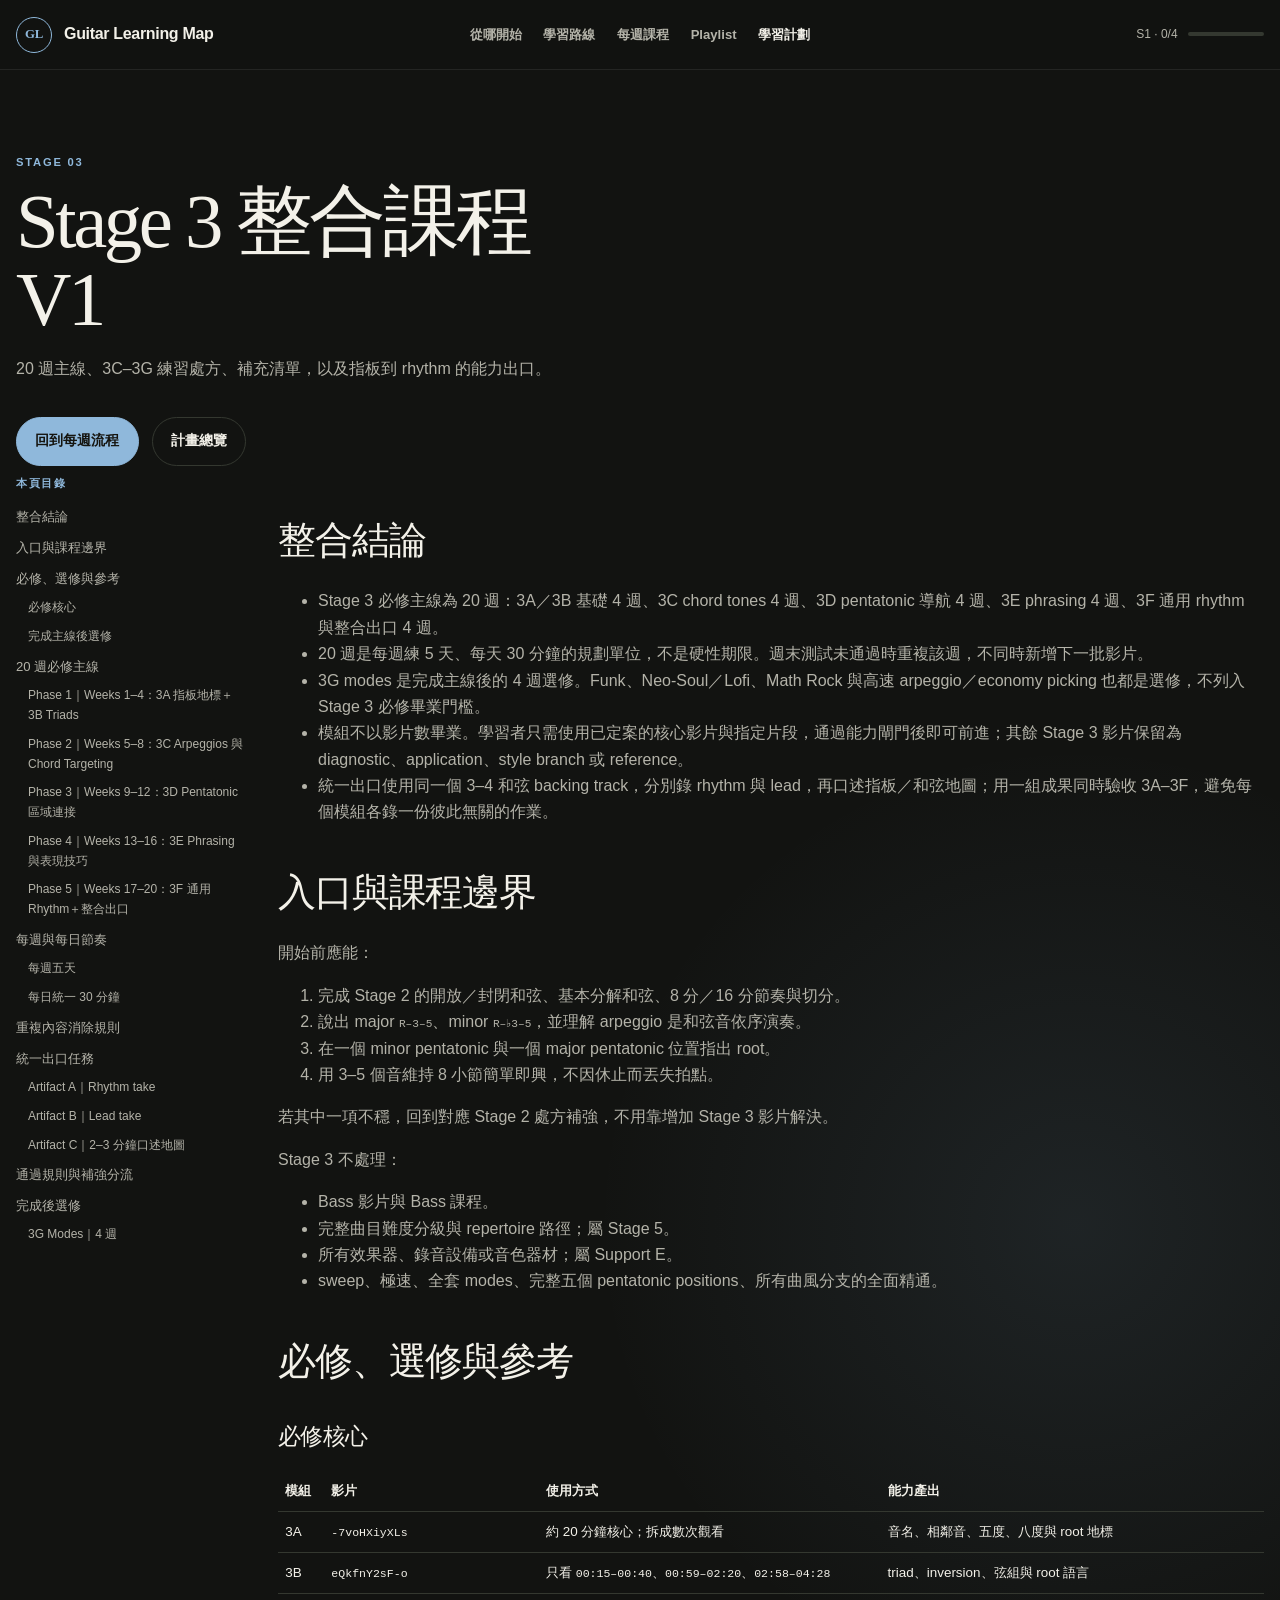
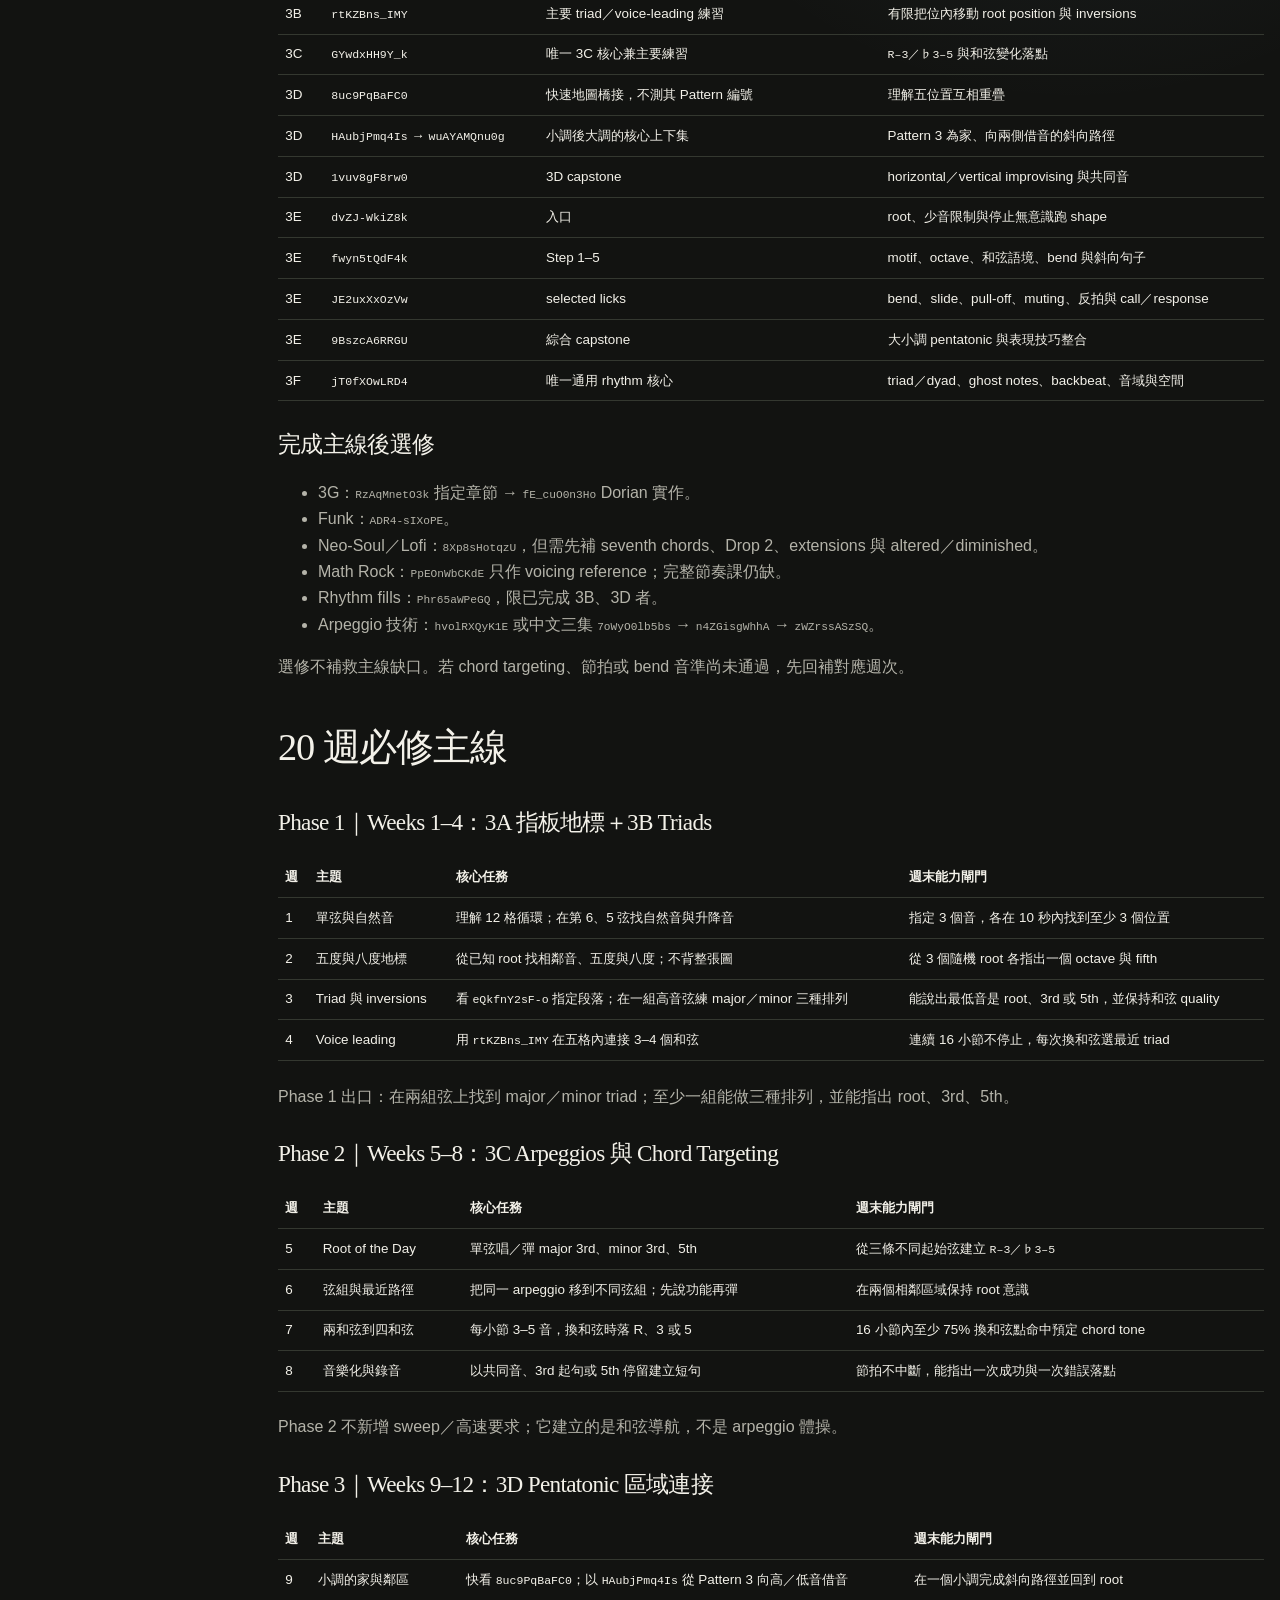
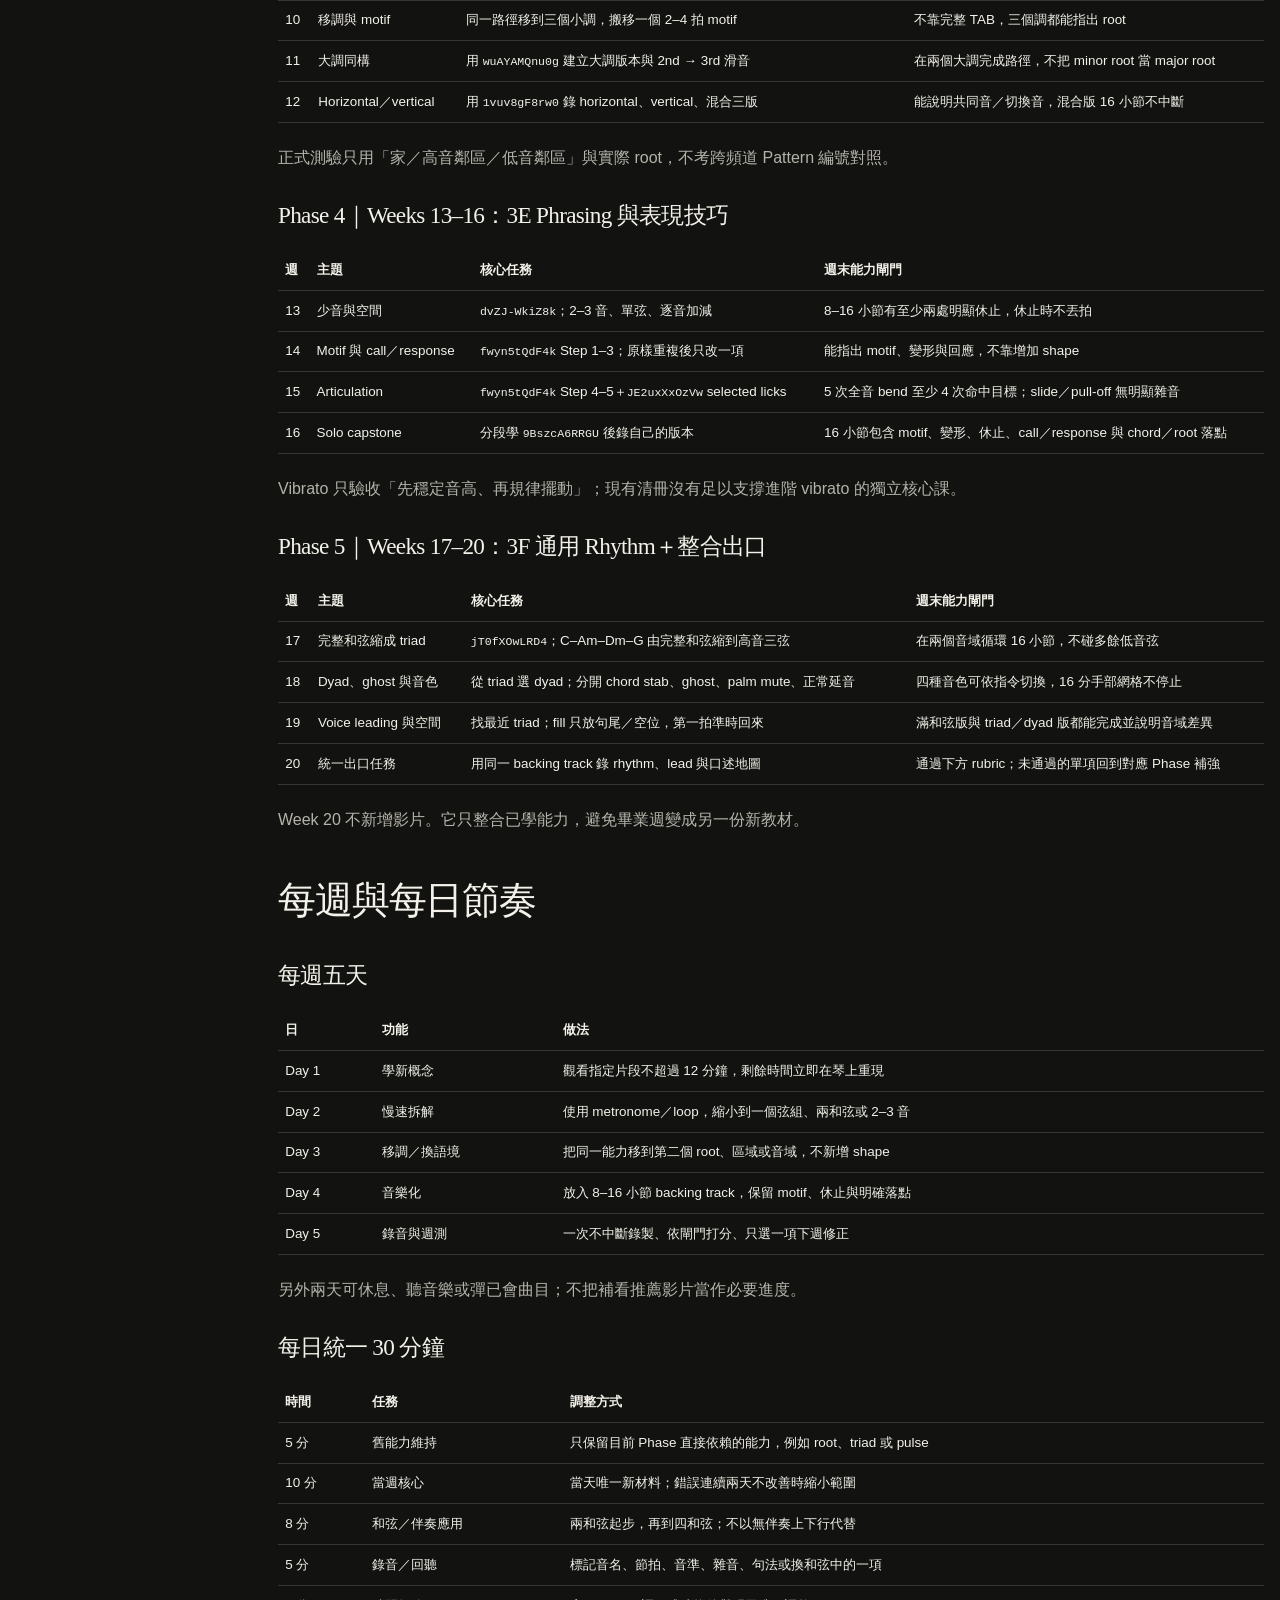
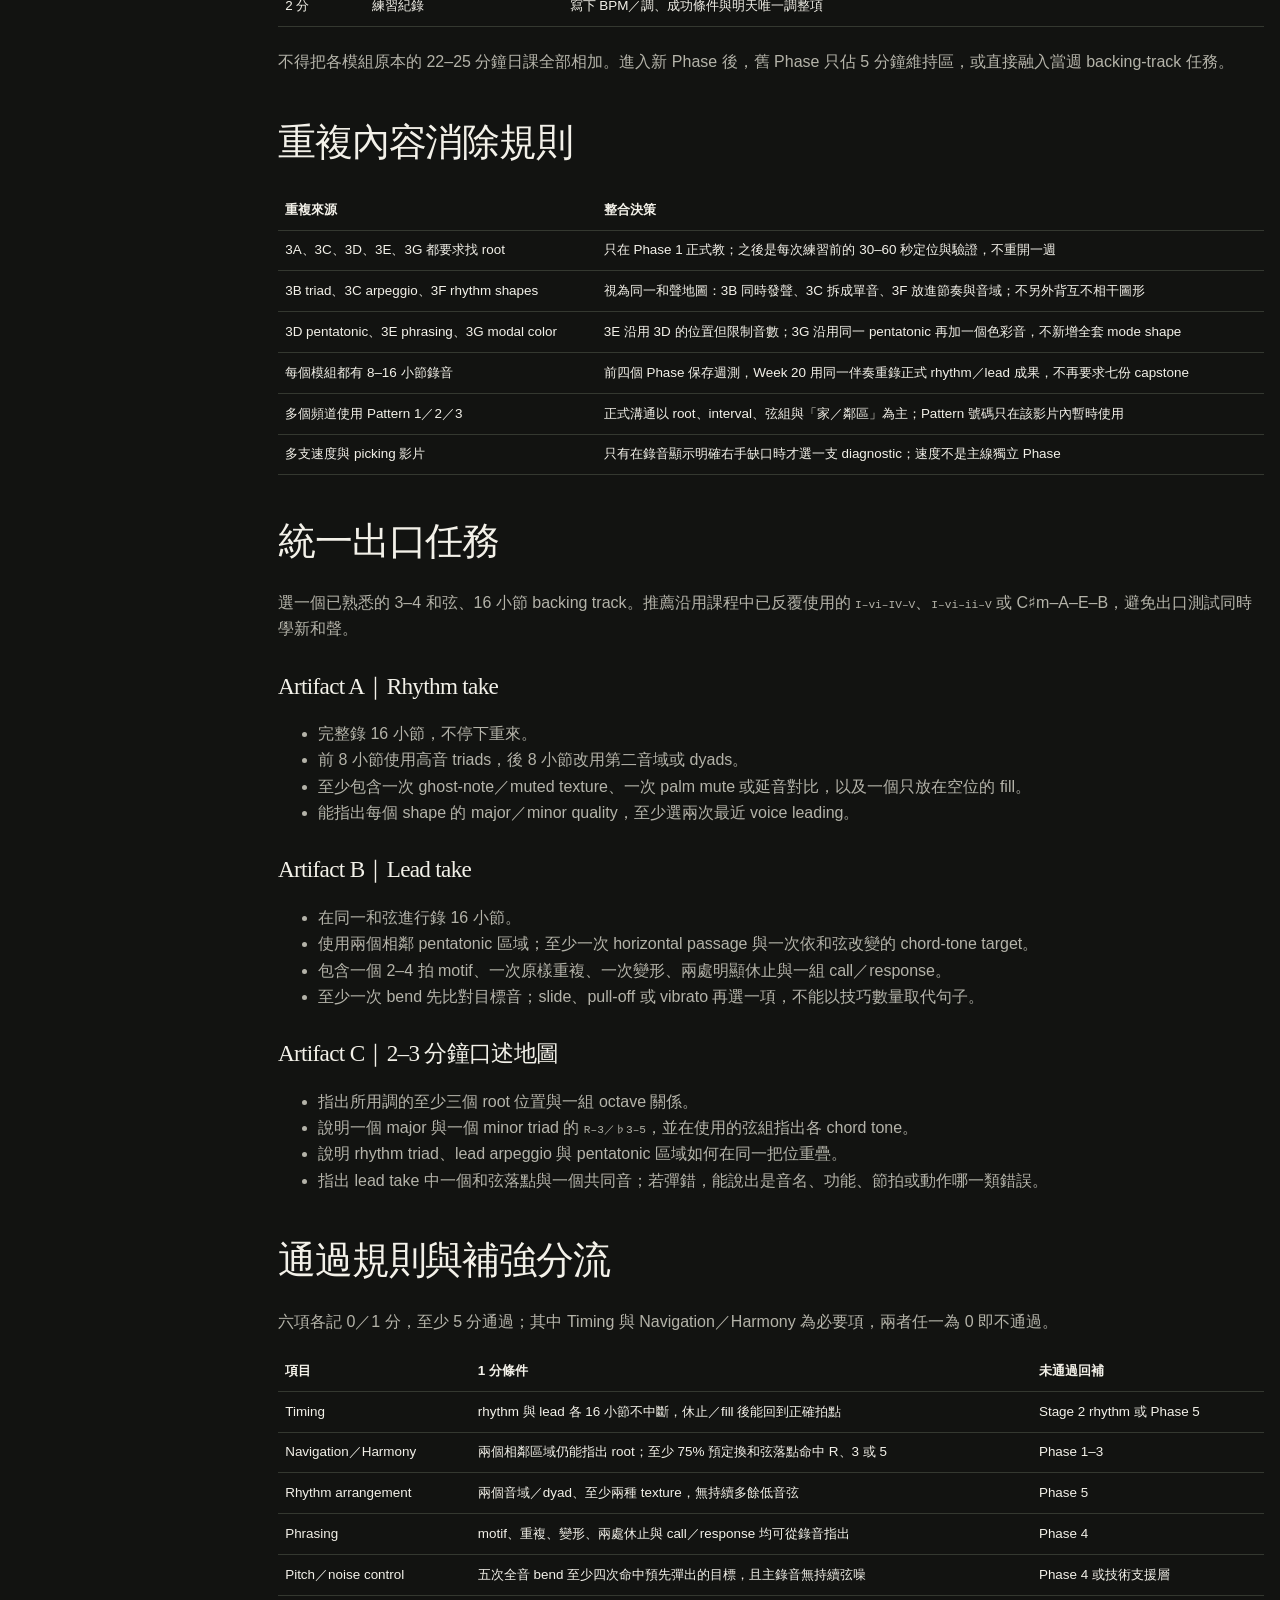
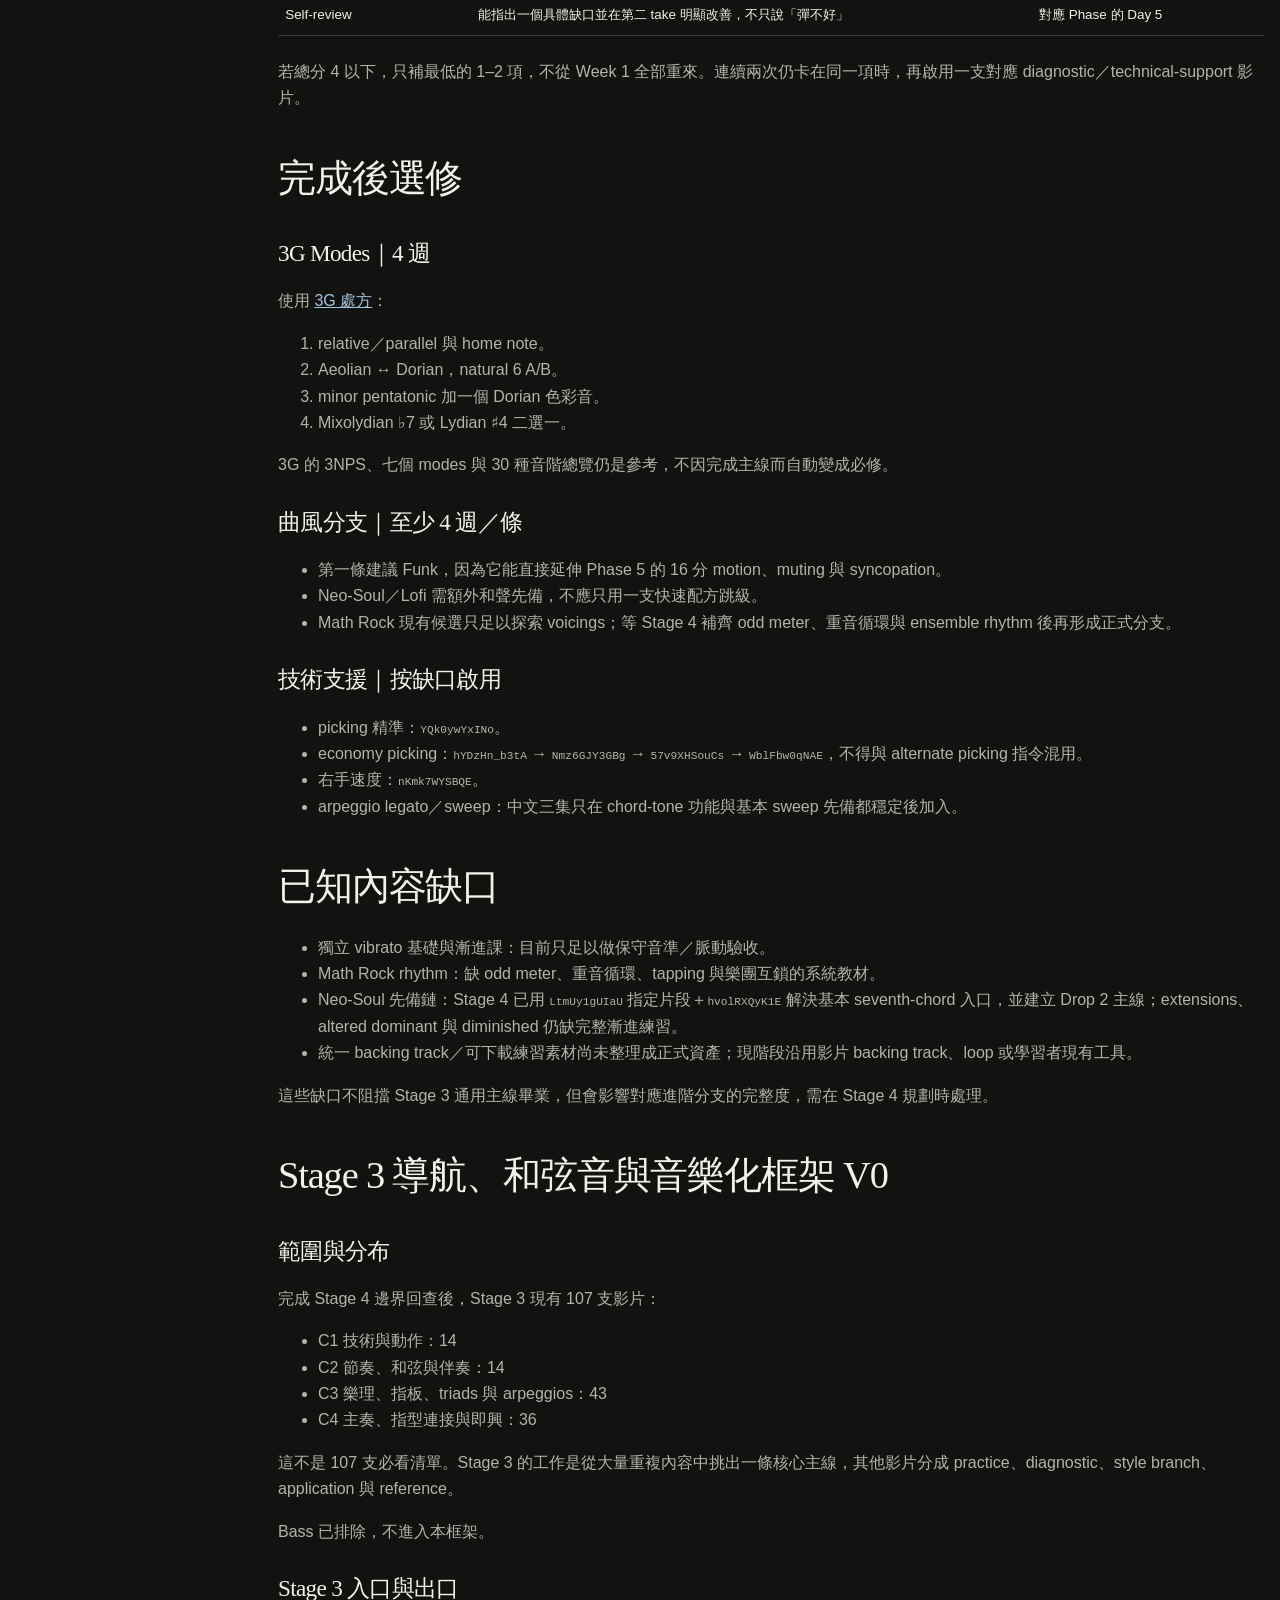
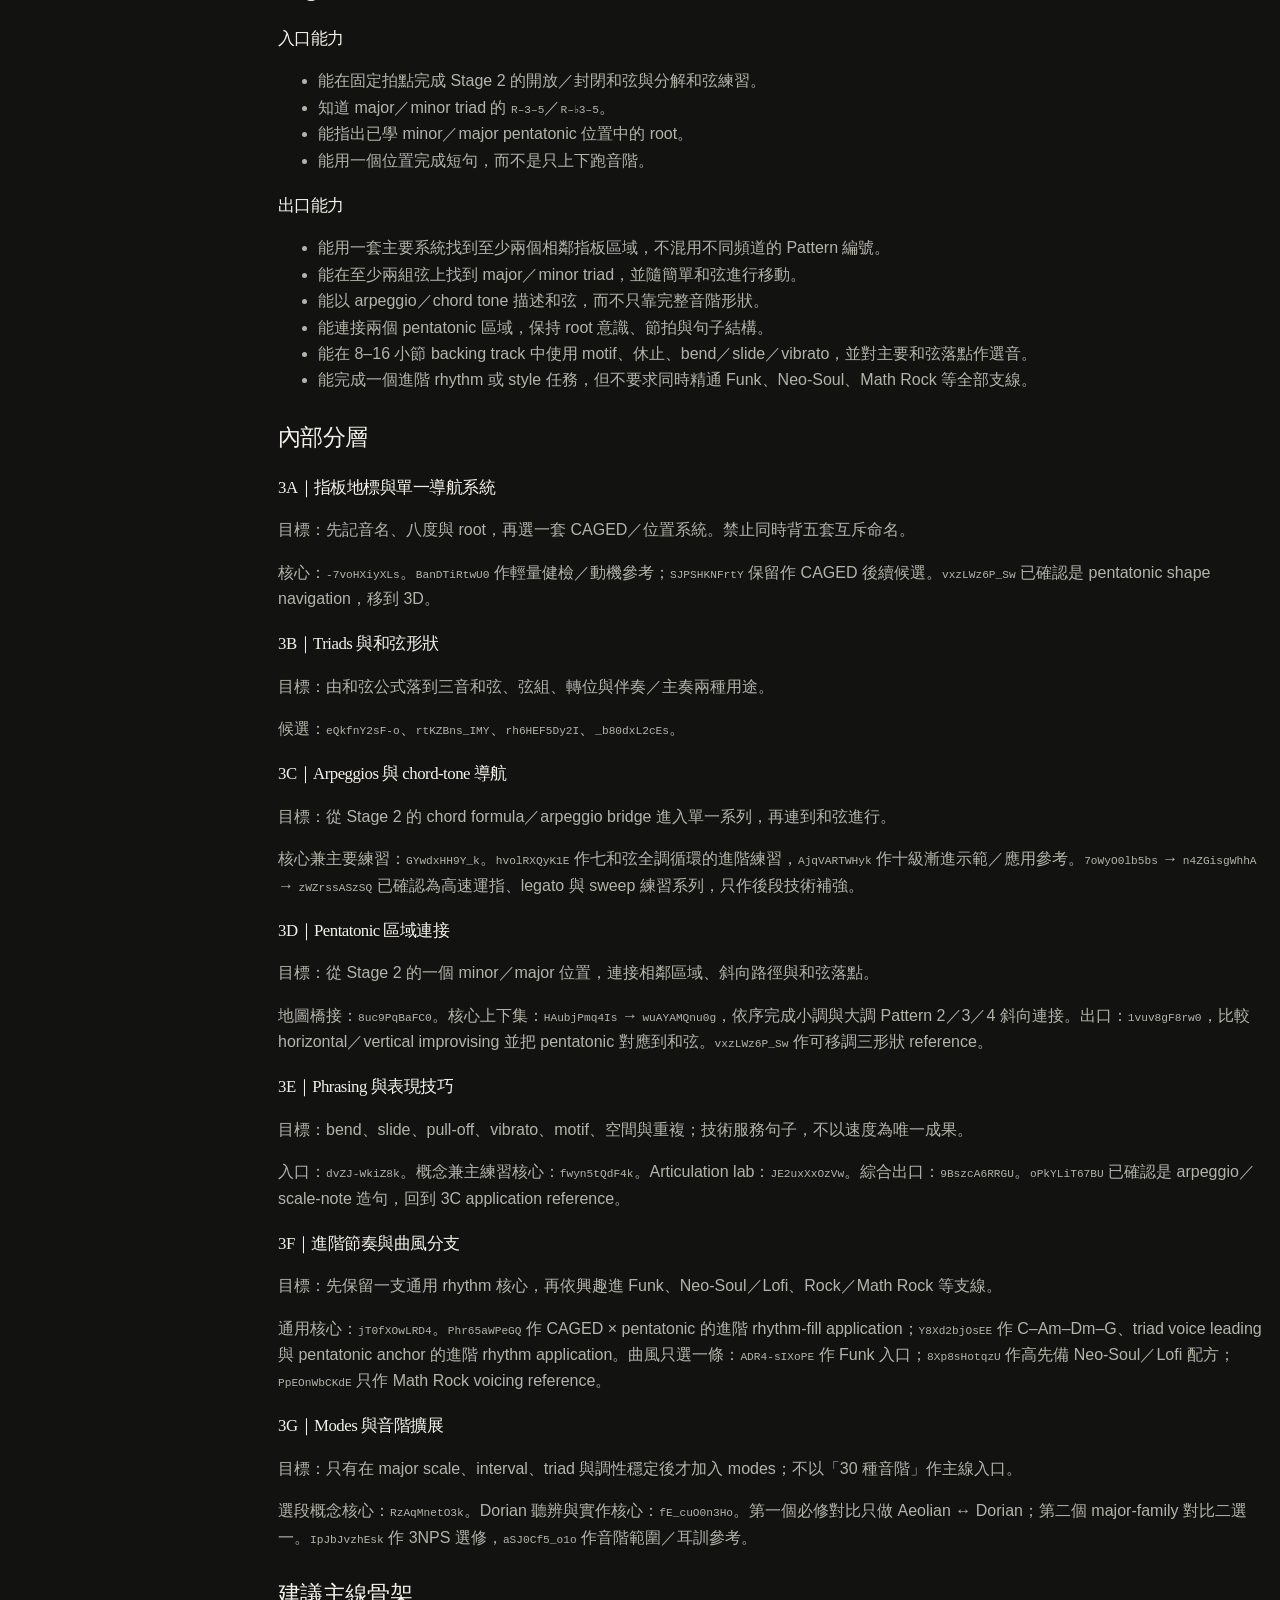
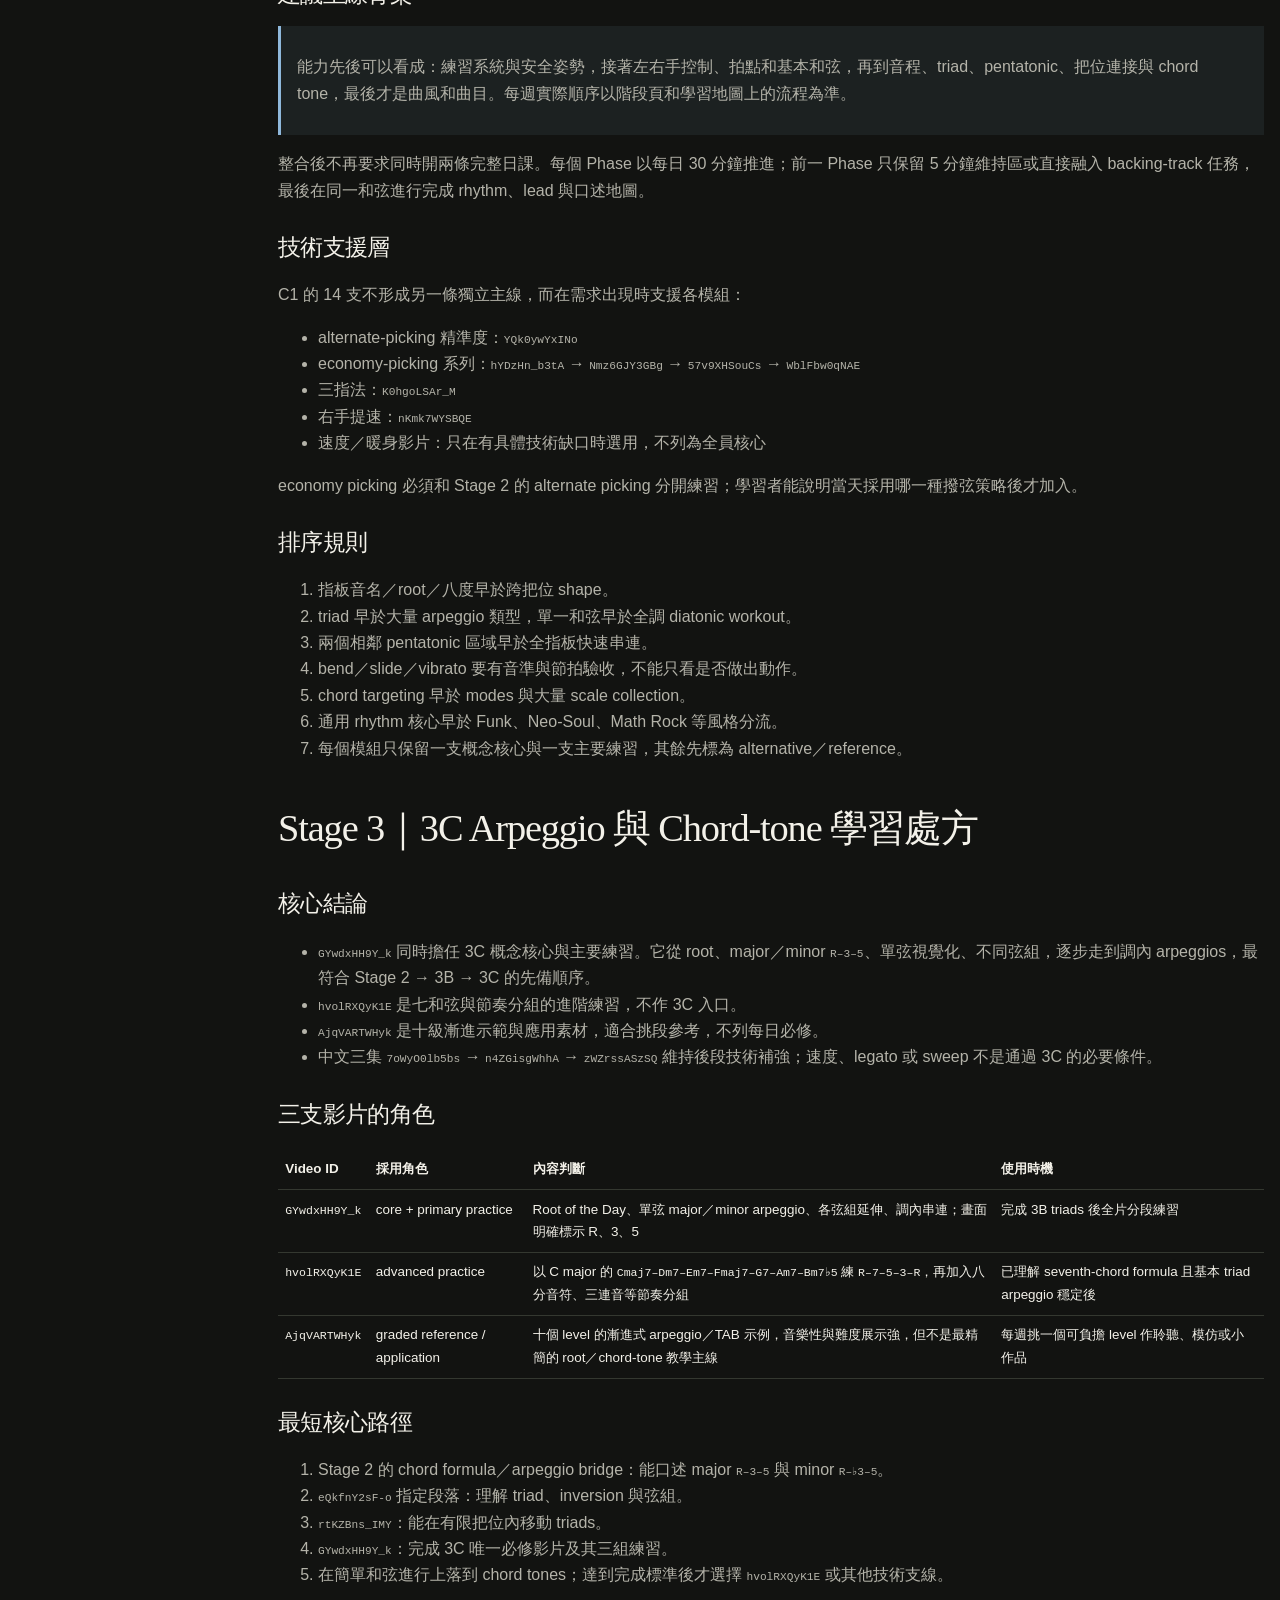
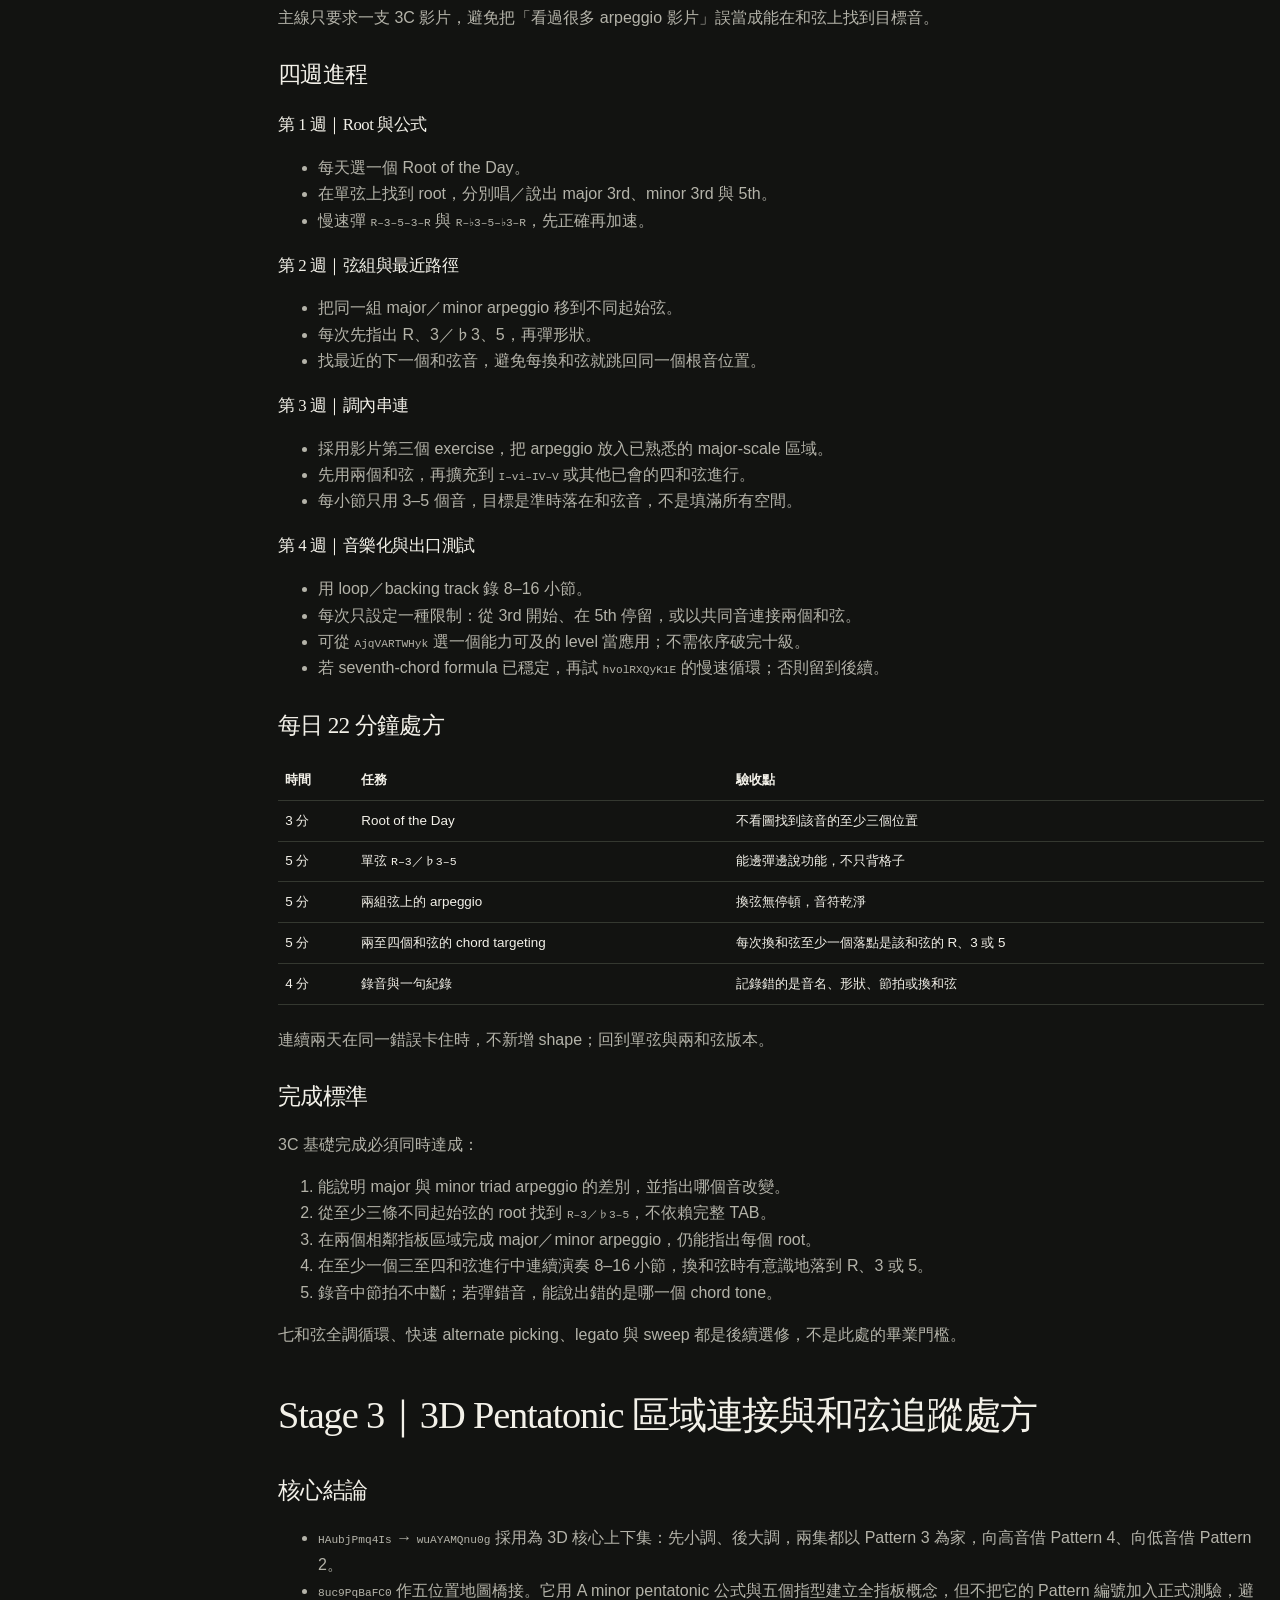
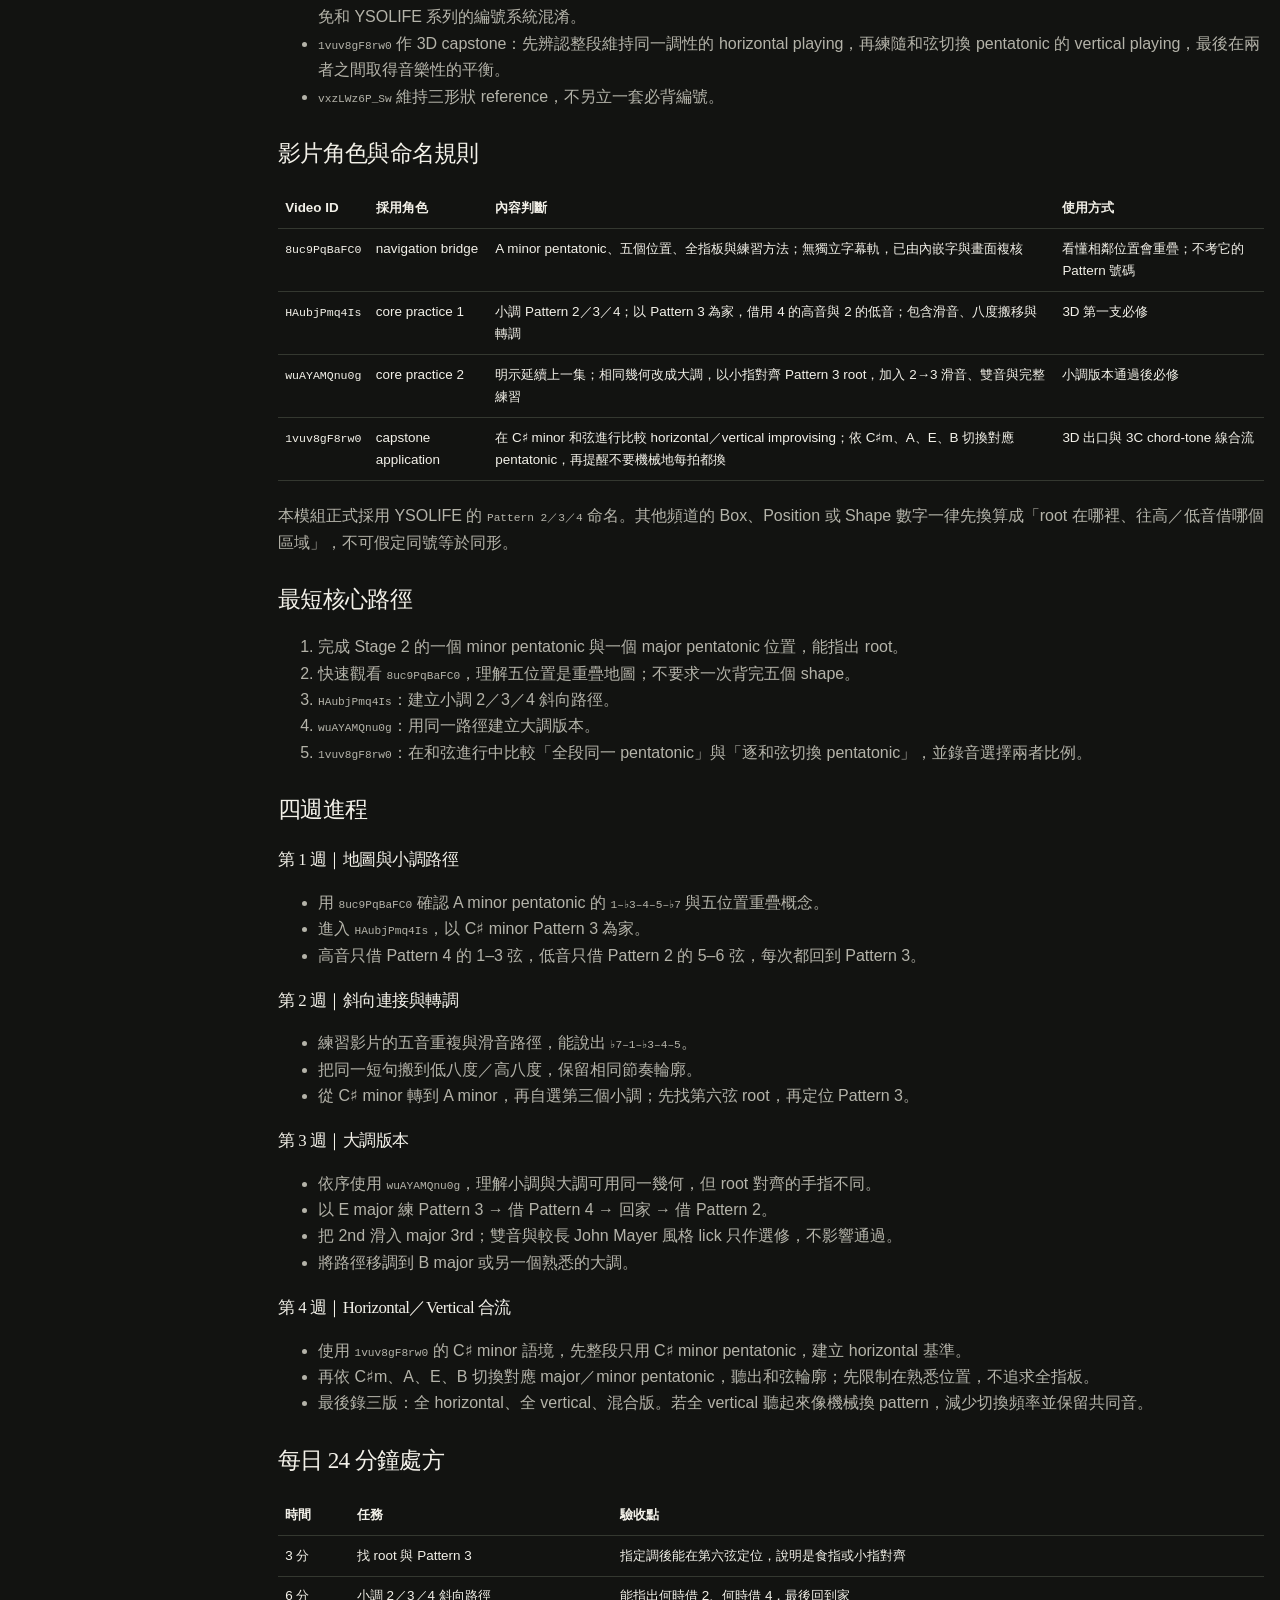
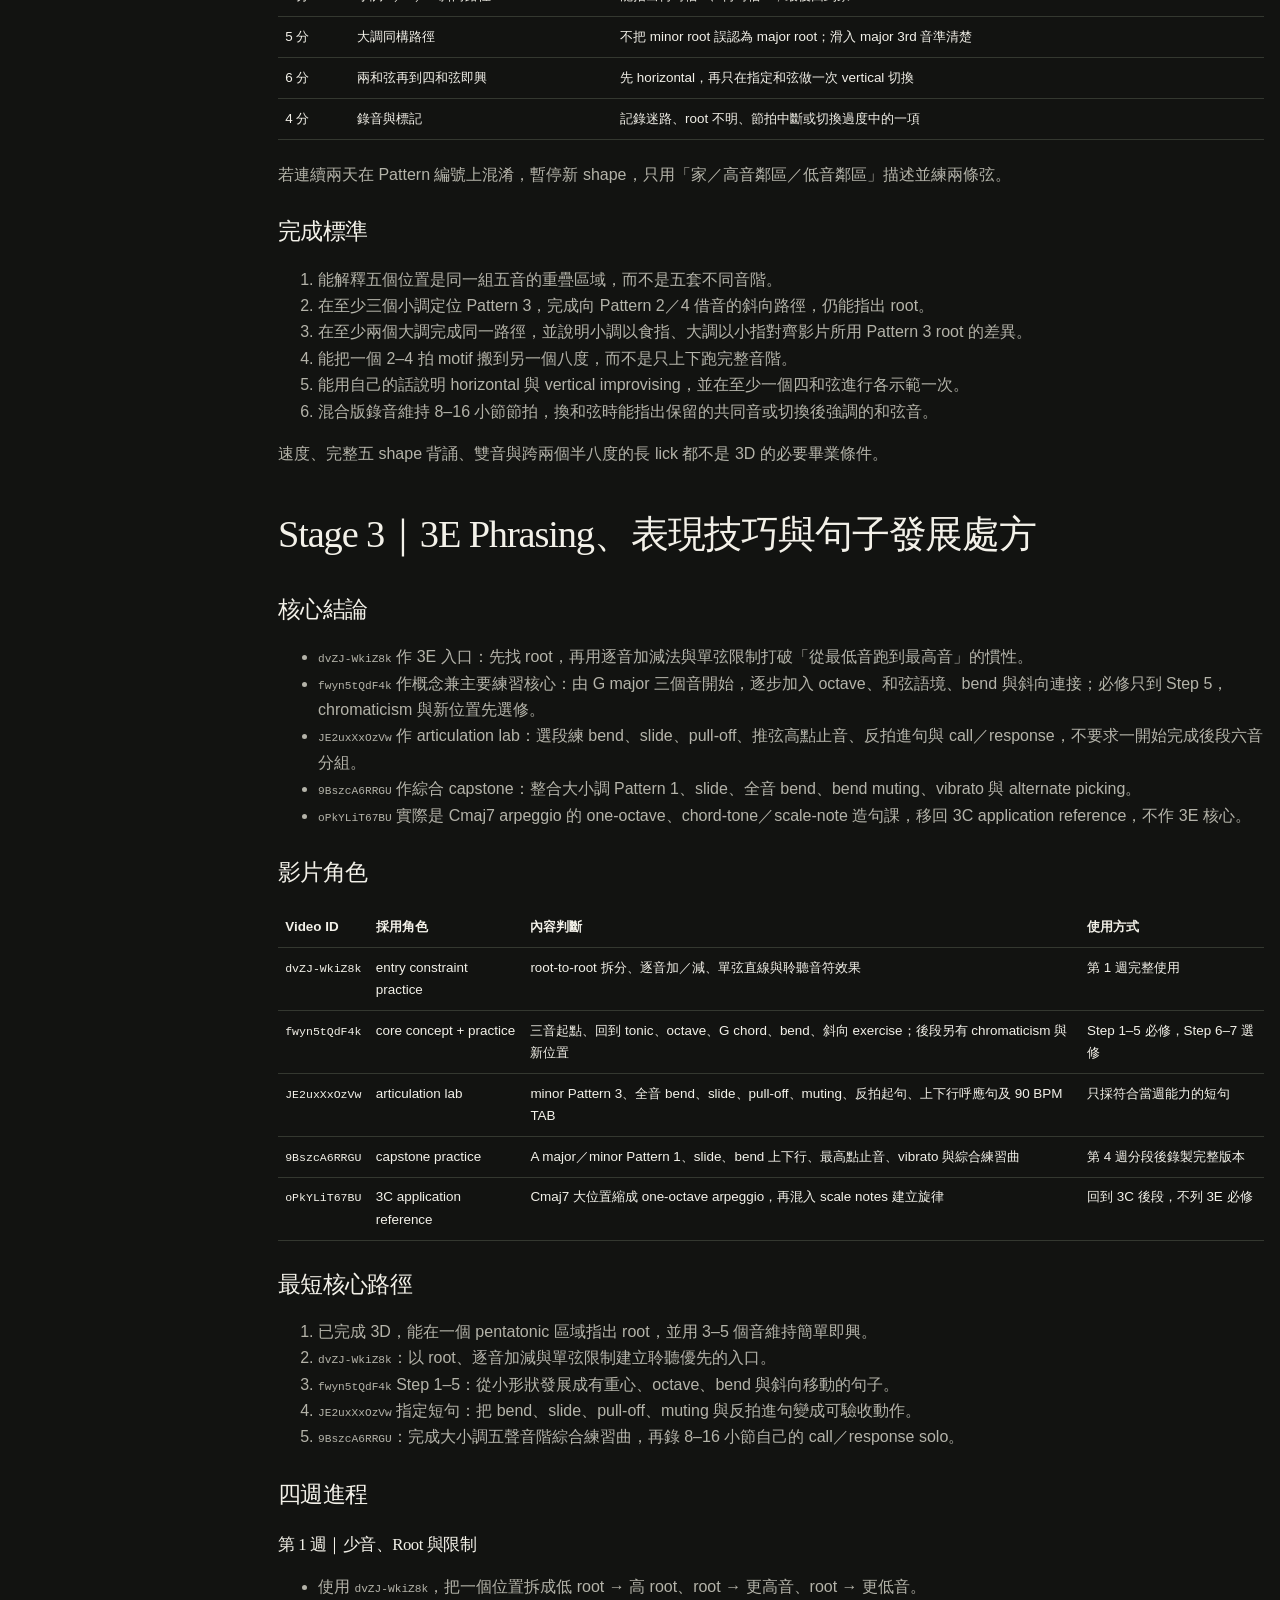
<file: plan/stage-3.html>
<!doctype html>
<html lang="zh-Hant">
  <head>
    <meta charset="utf-8" />
    <meta name="viewport" content="width=device-width, initial-scale=1" />
    <meta name="theme-color" content="#121311" />
    <meta name="description" content="20 週主線、3C–3G 練習處方、補充清單，以及指板到 rhythm 的能力出口。" />
    <title>Stage 3 整合課程 V1｜Guitar Learning Map</title>
    <link rel="stylesheet" href="../styles.css" />
  </head>
  <body class="plan-page" style="--active-stage:#8fb8db">
    <a class="skip-link" href="#main">跳到主要內容</a>
    <header class="site-header">
      <a class="brand" href="../index.html#top" aria-label="回到學習地圖">
        <span class="brand-mark" aria-hidden="true">GL</span>
        <span>Guitar Learning Map</span>
      </a>
      <nav class="primary-nav" aria-label="主要導覽">
        <a href="../index.html#placement">從哪開始</a>
        <a href="../index.html#roadmap">學習路線</a>
        <a href="../index.html#curriculum">每週課程</a>
        <a href="../index.html#library">Playlist</a>
        <a href="./index.html" aria-current="page">學習計劃</a>
      </nav>
      <a class="header-progress" id="resume-link" href="../index.html#curriculum" aria-label="繼續上次的每週流程">
        <span id="header-progress-label">繼續</span>
        <span class="mini-meter"><span id="header-progress-bar"></span></span>
      </a>
    </header>
    <main id="main">
      <section class="plan-hero">
        <p class="eyebrow">STAGE 03</p>
        <h1>Stage 3 整合課程 V1</h1>
        <p>20 週主線、3C–3G 練習處方、補充清單，以及指板到 rhythm 的能力出口。</p>
        <div class="hero-actions">
          <a class="button button-primary" href="../index.html#stage3-1-step1">回到每週流程</a>
          <a class="button button-quiet" href="./index.html">計畫總覽</a>
        </div>
      </section>
      <div class="plan-layout">
        <nav class="plan-toc" aria-label="本頁目錄"><p>本頁目錄</p><ol><li class="toc-l2"><a href="#整合結論">整合結論</a></li><li class="toc-l2"><a href="#入口與課程邊界">入口與課程邊界</a></li><li class="toc-l2"><a href="#必修選修與參考">必修、選修與參考</a></li><li class="toc-l3"><a href="#必修核心">必修核心</a></li><li class="toc-l3"><a href="#完成主線後選修">完成主線後選修</a></li><li class="toc-l2"><a href="#20-週必修主線">20 週必修主線</a></li><li class="toc-l3"><a href="#s3-p1">Phase 1｜Weeks 1–4：3A 指板地標＋3B Triads</a></li><li class="toc-l3"><a href="#s3-p2">Phase 2｜Weeks 5–8：3C Arpeggios 與 Chord Targeting</a></li><li class="toc-l3"><a href="#s3-p3">Phase 3｜Weeks 9–12：3D Pentatonic 區域連接</a></li><li class="toc-l3"><a href="#s3-p4">Phase 4｜Weeks 13–16：3E Phrasing 與表現技巧</a></li><li class="toc-l3"><a href="#s3-p5">Phase 5｜Weeks 17–20：3F 通用 Rhythm＋整合出口</a></li><li class="toc-l2"><a href="#每週與每日節奏">每週與每日節奏</a></li><li class="toc-l3"><a href="#每週五天">每週五天</a></li><li class="toc-l3"><a href="#每日統一-30-分鐘">每日統一 30 分鐘</a></li><li class="toc-l2"><a href="#重複內容消除規則">重複內容消除規則</a></li><li class="toc-l2"><a href="#s3-exit">統一出口任務</a></li><li class="toc-l3"><a href="#artifact-arhythm-take">Artifact A｜Rhythm take</a></li><li class="toc-l3"><a href="#artifact-blead-take">Artifact B｜Lead take</a></li><li class="toc-l3"><a href="#artifact-c23-分鐘口述地圖">Artifact C｜2–3 分鐘口述地圖</a></li><li class="toc-l2"><a href="#通過規則與補強分流">通過規則與補強分流</a></li><li class="toc-l2"><a href="#完成後選修">完成後選修</a></li><li class="toc-l3"><a href="#3g-modes4-週">3G Modes｜4 週</a></li><li class="toc-l3"><a href="#曲風分支至少-4-週條">曲風分支｜至少 4 週／條</a></li><li class="toc-l3"><a href="#技術支援按缺口啟用">技術支援｜按缺口啟用</a></li><li class="toc-l2"><a href="#已知內容缺口">已知內容缺口</a></li><li class="toc-l2"><a href="#stage-3-導航和弦音與音樂化框架-v0">Stage 3 導航、和弦音與音樂化框架 V0</a></li><li class="toc-l3"><a href="#範圍與分布">範圍與分布</a></li><li class="toc-l3"><a href="#stage-3-入口與出口">Stage 3 入口與出口</a></li><li class="toc-l3"><a href="#s3-layers">內部分層</a></li><li class="toc-l3"><a href="#建議主線骨架">建議主線骨架</a></li><li class="toc-l3"><a href="#技術支援層">技術支援層</a></li><li class="toc-l3"><a href="#排序規則">排序規則</a></li><li class="toc-l2"><a href="#s3-3c">Stage 3｜3C Arpeggio 與 Chord-tone 學習處方</a></li><li class="toc-l3"><a href="#核心結論">核心結論</a></li><li class="toc-l3"><a href="#三支影片的角色">三支影片的角色</a></li><li class="toc-l3"><a href="#最短核心路徑">最短核心路徑</a></li><li class="toc-l3"><a href="#四週進程">四週進程</a></li><li class="toc-l3"><a href="#每日-22-分鐘處方">每日 22 分鐘處方</a></li><li class="toc-l3"><a href="#完成標準">完成標準</a></li><li class="toc-l2"><a href="#s3-3d">Stage 3｜3D Pentatonic 區域連接與和弦追蹤處方</a></li><li class="toc-l3"><a href="#核心結論">核心結論</a></li><li class="toc-l3"><a href="#影片角色與命名規則">影片角色與命名規則</a></li><li class="toc-l3"><a href="#最短核心路徑">最短核心路徑</a></li><li class="toc-l3"><a href="#四週進程">四週進程</a></li><li class="toc-l3"><a href="#每日-24-分鐘處方">每日 24 分鐘處方</a></li><li class="toc-l3"><a href="#完成標準">完成標準</a></li><li class="toc-l2"><a href="#s3-3e">Stage 3｜3E Phrasing、表現技巧與句子發展處方</a></li><li class="toc-l3"><a href="#核心結論">核心結論</a></li><li class="toc-l3"><a href="#影片角色">影片角色</a></li><li class="toc-l3"><a href="#最短核心路徑">最短核心路徑</a></li><li class="toc-l3"><a href="#四週進程">四週進程</a></li><li class="toc-l3"><a href="#每日-25-分鐘處方">每日 25 分鐘處方</a></li><li class="toc-l3"><a href="#完成標準">完成標準</a></li><li class="toc-l3"><a href="#vibrato-內容缺口">Vibrato 內容缺口</a></li><li class="toc-l2"><a href="#s3-3f">Stage 3｜3F 進階 Rhythm 與曲風分支處方</a></li><li class="toc-l3"><a href="#核心結論">核心結論</a></li><li class="toc-l3"><a href="#影片角色">影片角色</a></li><li class="toc-l3"><a href="#最短核心路徑">最短核心路徑</a></li><li class="toc-l3"><a href="#四週進程">四週進程</a></li><li class="toc-l3"><a href="#每日-24-分鐘處方">每日 24 分鐘處方</a></li><li class="toc-l3"><a href="#完成標準">完成標準</a></li><li class="toc-l3"><a href="#分支先備與內容缺口">分支先備與內容缺口</a></li><li class="toc-l2"><a href="#s3-3g">Stage 3｜3G Modes 與音階擴展處方</a></li><li class="toc-l3"><a href="#核心結論">核心結論</a></li><li class="toc-l3"><a href="#影片角色">影片角色</a></li><li class="toc-l3"><a href="#採用片段">採用片段</a></li><li class="toc-l3"><a href="#最短核心路徑">最短核心路徑</a></li><li class="toc-l3"><a href="#四週進程">四週進程</a></li><li class="toc-l3"><a href="#每日-22-分鐘處方">每日 22 分鐘處方</a></li><li class="toc-l3"><a href="#完成標準">完成標準</a></li><li class="toc-l3"><a href="#常見失敗與停損">常見失敗與停損</a></li><li class="toc-l2"><a href="#s3-3r">Stage 3R 精選補充手動清單</a></li><li class="toc-l3"><a href="#手動加入順序">手動加入順序</a></li><li class="toc-l3"><a href="#分組使用方式">分組使用方式</a></li></ol></nav>
        <article class="prose" id="top"><h2 id="整合結論">整合結論</h2>
<ul><li>Stage 3 必修主線為 20 週：3A／3B 基礎 4 週、3C chord tones 4 週、3D pentatonic 導航 4 週、3E phrasing 4 週、3F 通用 rhythm 與整合出口 4 週。</li><li>20 週是每週練 5 天、每天 30 分鐘的規劃單位，不是硬性期限。週末測試未通過時重複該週，不同時新增下一批影片。</li><li>3G modes 是完成主線後的 4 週選修。Funk、Neo-Soul／Lofi、Math Rock 與高速 arpeggio／economy picking 也都是選修，不列入 Stage 3 必修畢業門檻。</li><li>模組不以影片數畢業。學習者只需使用已定案的核心影片與指定片段，通過能力閘門後即可前進；其餘 Stage 3 影片保留為 diagnostic、application、style branch 或 reference。</li><li>統一出口使用同一個 3–4 和弦 backing track，分別錄 rhythm 與 lead，再口述指板／和弦地圖；用一組成果同時驗收 3A–3F，避免每個模組各錄一份彼此無關的作業。</li></ul>
<h2 id="入口與課程邊界">入口與課程邊界</h2>
<p>開始前應能：</p>
<ol><li>完成 Stage 2 的開放／封閉和弦、基本分解和弦、8 分／16 分節奏與切分。</li><li>說出 major <code>R–3–5</code>、minor <code>R–♭3–5</code>，並理解 arpeggio 是和弦音依序演奏。</li><li>在一個 minor pentatonic 與一個 major pentatonic 位置指出 root。</li><li>用 3–5 個音維持 8 小節簡單即興，不因休止而丟失拍點。</li></ol>
<p>若其中一項不穩，回到對應 Stage 2 處方補強，不用靠增加 Stage 3 影片解決。</p>
<p>Stage 3 不處理：</p>
<ul><li>Bass 影片與 Bass 課程。</li><li>完整曲目難度分級與 repertoire 路徑；屬 Stage 5。</li><li>所有效果器、錄音設備或音色器材；屬 Support E。</li><li>sweep、極速、全套 modes、完整五個 pentatonic positions、所有曲風分支的全面精通。</li></ul>
<h2 id="必修選修與參考">必修、選修與參考</h2>
<h3 id="必修核心">必修核心</h3>
<div class="table-scroll"><table><thead><tr><th>模組</th><th>影片</th><th>使用方式</th><th>能力產出</th></tr></thead><tbody><tr><td>3A</td><td><code>-7voHXiyXLs</code></td><td>約 20 分鐘核心；拆成數次觀看</td><td>音名、相鄰音、五度、八度與 root 地標</td></tr><tr><td>3B</td><td><code>eQkfnY2sF-o</code></td><td>只看 <code>00:15–00:40</code>、<code>00:59–02:20</code>、<code>02:58–04:28</code></td><td>triad、inversion、弦組與 root 語言</td></tr><tr><td>3B</td><td><code>rtKZBns_IMY</code></td><td>主要 triad／voice-leading 練習</td><td>有限把位內移動 root position 與 inversions</td></tr><tr><td>3C</td><td><code>GYwdxHH9Y_k</code></td><td>唯一 3C 核心兼主要練習</td><td><code>R–3／♭3–5</code> 與和弦變化落點</td></tr><tr><td>3D</td><td><code>8uc9PqBaFC0</code></td><td>快速地圖橋接，不測其 Pattern 編號</td><td>理解五位置互相重疊</td></tr><tr><td>3D</td><td><code>HAubjPmq4Is</code> → <code>wuAYAMQnu0g</code></td><td>小調後大調的核心上下集</td><td>Pattern 3 為家、向兩側借音的斜向路徑</td></tr><tr><td>3D</td><td><code>1vuv8gF8rw0</code></td><td>3D capstone</td><td>horizontal／vertical improvising 與共同音</td></tr><tr><td>3E</td><td><code>dvZJ-WkiZ8k</code></td><td>入口</td><td>root、少音限制與停止無意識跑 shape</td></tr><tr><td>3E</td><td><code>fwyn5tQdF4k</code></td><td>Step 1–5</td><td>motif、octave、和弦語境、bend 與斜向句子</td></tr><tr><td>3E</td><td><code>JE2uxXxOzVw</code></td><td>selected licks</td><td>bend、slide、pull-off、muting、反拍與 call／response</td></tr><tr><td>3E</td><td><code>9BszcA6RRGU</code></td><td>綜合 capstone</td><td>大小調 pentatonic 與表現技巧整合</td></tr><tr><td>3F</td><td><code>jT0fXOwLRD4</code></td><td>唯一通用 rhythm 核心</td><td>triad／dyad、ghost notes、backbeat、音域與空間</td></tr></tbody></table></div>
<h3 id="完成主線後選修">完成主線後選修</h3>
<ul><li>3G：<code>RzAqMnetO3k</code> 指定章節 → <code>fE_cuO0n3Ho</code> Dorian 實作。</li><li>Funk：<code>ADR4-sIXoPE</code>。</li><li>Neo-Soul／Lofi：<code>8Xp8sHotqzU</code>，但需先補 seventh chords、Drop 2、extensions 與 altered／diminished。</li><li>Math Rock：<code>PpEOnWbCKdE</code> 只作 voicing reference；完整節奏課仍缺。</li><li>Rhythm fills：<code>Phr65aWPeGQ</code>，限已完成 3B、3D 者。</li><li>Arpeggio 技術：<code>hvolRXQyK1E</code> 或中文三集 <code>7oWyO0lb5bs</code> → <code>n4ZGisgWhhA</code> → <code>zWZrssASzSQ</code>。</li></ul>
<p>選修不補救主線缺口。若 chord targeting、節拍或 bend 音準尚未通過，先回補對應週次。</p>
<h2 id="20-週必修主線">20 週必修主線</h2>
<h3 id="s3-p1">Phase 1｜Weeks 1–4：3A 指板地標＋3B Triads</h3>
<div class="table-scroll"><table><thead><tr><th>週</th><th>主題</th><th>核心任務</th><th>週末能力閘門</th></tr></thead><tbody><tr><td>1</td><td>單弦與自然音</td><td>理解 12 格循環；在第 6、5 弦找自然音與升降音</td><td>指定 3 個音，各在 10 秒內找到至少 3 個位置</td></tr><tr><td>2</td><td>五度與八度地標</td><td>從已知 root 找相鄰音、五度與八度；不背整張圖</td><td>從 3 個隨機 root 各指出一個 octave 與 fifth</td></tr><tr><td>3</td><td>Triad 與 inversions</td><td>看 <code>eQkfnY2sF-o</code> 指定段落；在一組高音弦練 major／minor 三種排列</td><td>能說出最低音是 root、3rd 或 5th，並保持和弦 quality</td></tr><tr><td>4</td><td>Voice leading</td><td>用 <code>rtKZBns_IMY</code> 在五格內連接 3–4 個和弦</td><td>連續 16 小節不停止，每次換和弦選最近 triad</td></tr></tbody></table></div>
<p>Phase 1 出口：在兩組弦上找到 major／minor triad；至少一組能做三種排列，並能指出 root、3rd、5th。</p>
<h3 id="s3-p2">Phase 2｜Weeks 5–8：3C Arpeggios 與 Chord Targeting</h3>
<div class="table-scroll"><table><thead><tr><th>週</th><th>主題</th><th>核心任務</th><th>週末能力閘門</th></tr></thead><tbody><tr><td>5</td><td>Root of the Day</td><td>單弦唱／彈 major 3rd、minor 3rd、5th</td><td>從三條不同起始弦建立 <code>R–3／♭3–5</code></td></tr><tr><td>6</td><td>弦組與最近路徑</td><td>把同一 arpeggio 移到不同弦組；先說功能再彈</td><td>在兩個相鄰區域保持 root 意識</td></tr><tr><td>7</td><td>兩和弦到四和弦</td><td>每小節 3–5 音，換和弦時落 R、3 或 5</td><td>16 小節內至少 75% 換和弦點命中預定 chord tone</td></tr><tr><td>8</td><td>音樂化與錄音</td><td>以共同音、3rd 起句或 5th 停留建立短句</td><td>節拍不中斷，能指出一次成功與一次錯誤落點</td></tr></tbody></table></div>
<p>Phase 2 不新增 sweep／高速要求；它建立的是和弦導航，不是 arpeggio 體操。</p>
<h3 id="s3-p3">Phase 3｜Weeks 9–12：3D Pentatonic 區域連接</h3>
<div class="table-scroll"><table><thead><tr><th>週</th><th>主題</th><th>核心任務</th><th>週末能力閘門</th></tr></thead><tbody><tr><td>9</td><td>小調的家與鄰區</td><td>快看 <code>8uc9PqBaFC0</code>；以 <code>HAubjPmq4Is</code> 從 Pattern 3 向高／低音借音</td><td>在一個小調完成斜向路徑並回到 root</td></tr><tr><td>10</td><td>移調與 motif</td><td>同一路徑移到三個小調，搬移一個 2–4 拍 motif</td><td>不靠完整 TAB，三個調都能指出 root</td></tr><tr><td>11</td><td>大調同構</td><td>用 <code>wuAYAMQnu0g</code> 建立大調版本與 2nd → 3rd 滑音</td><td>在兩個大調完成路徑，不把 minor root 當 major root</td></tr><tr><td>12</td><td>Horizontal／vertical</td><td>用 <code>1vuv8gF8rw0</code> 錄 horizontal、vertical、混合三版</td><td>能說明共同音／切換音，混合版 16 小節不中斷</td></tr></tbody></table></div>
<p>正式測驗只用「家／高音鄰區／低音鄰區」與實際 root，不考跨頻道 Pattern 編號對照。</p>
<h3 id="s3-p4">Phase 4｜Weeks 13–16：3E Phrasing 與表現技巧</h3>
<div class="table-scroll"><table><thead><tr><th>週</th><th>主題</th><th>核心任務</th><th>週末能力閘門</th></tr></thead><tbody><tr><td>13</td><td>少音與空間</td><td><code>dvZJ-WkiZ8k</code>；2–3 音、單弦、逐音加減</td><td>8–16 小節有至少兩處明顯休止，休止時不丟拍</td></tr><tr><td>14</td><td>Motif 與 call／response</td><td><code>fwyn5tQdF4k</code> Step 1–3；原樣重複後只改一項</td><td>能指出 motif、變形與回應，不靠增加 shape</td></tr><tr><td>15</td><td>Articulation</td><td><code>fwyn5tQdF4k</code> Step 4–5＋<code>JE2uxXxOzVw</code> selected licks</td><td>5 次全音 bend 至少 4 次命中目標；slide／pull-off 無明顯雜音</td></tr><tr><td>16</td><td>Solo capstone</td><td>分段學 <code>9BszcA6RRGU</code> 後錄自己的版本</td><td>16 小節包含 motif、變形、休止、call／response 與 chord／root 落點</td></tr></tbody></table></div>
<p>Vibrato 只驗收「先穩定音高、再規律擺動」；現有清冊沒有足以支撐進階 vibrato 的獨立核心課。</p>
<h3 id="s3-p5">Phase 5｜Weeks 17–20：3F 通用 Rhythm＋整合出口</h3>
<div class="table-scroll"><table><thead><tr><th>週</th><th>主題</th><th>核心任務</th><th>週末能力閘門</th></tr></thead><tbody><tr><td>17</td><td>完整和弦縮成 triad</td><td><code>jT0fXOwLRD4</code>；C–Am–Dm–G 由完整和弦縮到高音三弦</td><td>在兩個音域循環 16 小節，不碰多餘低音弦</td></tr><tr><td>18</td><td>Dyad、ghost 與音色</td><td>從 triad 選 dyad；分開 chord stab、ghost、palm mute、正常延音</td><td>四種音色可依指令切換，16 分手部網格不停止</td></tr><tr><td>19</td><td>Voice leading 與空間</td><td>找最近 triad；fill 只放句尾／空位，第一拍準時回來</td><td>滿和弦版與 triad／dyad 版都能完成並說明音域差異</td></tr><tr><td>20</td><td>統一出口任務</td><td>用同一 backing track 錄 rhythm、lead 與口述地圖</td><td>通過下方 rubric；未通過的單項回到對應 Phase 補強</td></tr></tbody></table></div>
<p>Week 20 不新增影片。它只整合已學能力，避免畢業週變成另一份新教材。</p>
<h2 id="每週與每日節奏">每週與每日節奏</h2>
<h3 id="每週五天">每週五天</h3>
<div class="table-scroll"><table><thead><tr><th>日</th><th>功能</th><th>做法</th></tr></thead><tbody><tr><td>Day 1</td><td>學新概念</td><td>觀看指定片段不超過 12 分鐘，剩餘時間立即在琴上重現</td></tr><tr><td>Day 2</td><td>慢速拆解</td><td>使用 metronome／loop，縮小到一個弦組、兩和弦或 2–3 音</td></tr><tr><td>Day 3</td><td>移調／換語境</td><td>把同一能力移到第二個 root、區域或音域，不新增 shape</td></tr><tr><td>Day 4</td><td>音樂化</td><td>放入 8–16 小節 backing track，保留 motif、休止與明確落點</td></tr><tr><td>Day 5</td><td>錄音與週測</td><td>一次不中斷錄製、依閘門打分、只選一項下週修正</td></tr></tbody></table></div>
<p>另外兩天可休息、聽音樂或彈已會曲目；不把補看推薦影片當作必要進度。</p>
<h3 id="每日統一-30-分鐘">每日統一 30 分鐘</h3>
<div class="table-scroll"><table><thead><tr><th>時間</th><th>任務</th><th>調整方式</th></tr></thead><tbody><tr><td>5 分</td><td>舊能力維持</td><td>只保留目前 Phase 直接依賴的能力，例如 root、triad 或 pulse</td></tr><tr><td>10 分</td><td>當週核心</td><td>當天唯一新材料；錯誤連續兩天不改善時縮小範圍</td></tr><tr><td>8 分</td><td>和弦／伴奏應用</td><td>兩和弦起步，再到四和弦；不以無伴奏上下行代替</td></tr><tr><td>5 分</td><td>錄音／回聽</td><td>標記音名、節拍、音準、雜音、句法或換和弦中的一項</td></tr><tr><td>2 分</td><td>練習紀錄</td><td>寫下 BPM／調、成功條件與明天唯一調整項</td></tr></tbody></table></div>
<p>不得把各模組原本的 22–25 分鐘日課全部相加。進入新 Phase 後，舊 Phase 只佔 5 分鐘維持區，或直接融入當週 backing-track 任務。</p>
<h2 id="重複內容消除規則">重複內容消除規則</h2>
<div class="table-scroll"><table><thead><tr><th>重複來源</th><th>整合決策</th></tr></thead><tbody><tr><td>3A、3C、3D、3E、3G 都要求找 root</td><td>只在 Phase 1 正式教；之後是每次練習前的 30–60 秒定位與驗證，不重開一週</td></tr><tr><td>3B triad、3C arpeggio、3F rhythm shapes</td><td>視為同一和聲地圖：3B 同時發聲、3C 拆成單音、3F 放進節奏與音域；不另外背互不相干圖形</td></tr><tr><td>3D pentatonic、3E phrasing、3G modal color</td><td>3E 沿用 3D 的位置但限制音數；3G 沿用同一 pentatonic 再加一個色彩音，不新增全套 mode shape</td></tr><tr><td>每個模組都有 8–16 小節錄音</td><td>前四個 Phase 保存週測，Week 20 用同一伴奏重錄正式 rhythm／lead 成果，不再要求七份 capstone</td></tr><tr><td>多個頻道使用 Pattern 1／2／3</td><td>正式溝通以 root、interval、弦組與「家／鄰區」為主；Pattern 號碼只在該影片內暫時使用</td></tr><tr><td>多支速度與 picking 影片</td><td>只有在錄音顯示明確右手缺口時才選一支 diagnostic；速度不是主線獨立 Phase</td></tr></tbody></table></div>
<h2 id="s3-exit">統一出口任務</h2>
<p>選一個已熟悉的 3–4 和弦、16 小節 backing track。推薦沿用課程中已反覆使用的 <code>I–vi–IV–V</code>、<code>I–vi–ii–V</code> 或 C♯m–A–E–B，避免出口測試同時學新和聲。</p>
<h3 id="artifact-arhythm-take">Artifact A｜Rhythm take</h3>
<ul><li>完整錄 16 小節，不停下重來。</li><li>前 8 小節使用高音 triads，後 8 小節改用第二音域或 dyads。</li><li>至少包含一次 ghost-note／muted texture、一次 palm mute 或延音對比，以及一個只放在空位的 fill。</li><li>能指出每個 shape 的 major／minor quality，至少選兩次最近 voice leading。</li></ul>
<h3 id="artifact-blead-take">Artifact B｜Lead take</h3>
<ul><li>在同一和弦進行錄 16 小節。</li><li>使用兩個相鄰 pentatonic 區域；至少一次 horizontal passage 與一次依和弦改變的 chord-tone target。</li><li>包含一個 2–4 拍 motif、一次原樣重複、一次變形、兩處明顯休止與一組 call／response。</li><li>至少一次 bend 先比對目標音；slide、pull-off 或 vibrato 再選一項，不能以技巧數量取代句子。</li></ul>
<h3 id="artifact-c23-分鐘口述地圖">Artifact C｜2–3 分鐘口述地圖</h3>
<ul><li>指出所用調的至少三個 root 位置與一組 octave 關係。</li><li>說明一個 major 與一個 minor triad 的 <code>R–3／♭3–5</code>，並在使用的弦組指出各 chord tone。</li><li>說明 rhythm triad、lead arpeggio 與 pentatonic 區域如何在同一把位重疊。</li><li>指出 lead take 中一個和弦落點與一個共同音；若彈錯，能說出是音名、功能、節拍或動作哪一類錯誤。</li></ul>
<h2 id="通過規則與補強分流">通過規則與補強分流</h2>
<p>六項各記 0／1 分，至少 5 分通過；其中 Timing 與 Navigation／Harmony 為必要項，兩者任一為 0 即不通過。</p>
<div class="table-scroll"><table><thead><tr><th>項目</th><th>1 分條件</th><th>未通過回補</th></tr></thead><tbody><tr><td>Timing</td><td>rhythm 與 lead 各 16 小節不中斷，休止／fill 後能回到正確拍點</td><td>Stage 2 rhythm 或 Phase 5</td></tr><tr><td>Navigation／Harmony</td><td>兩個相鄰區域仍能指出 root；至少 75% 預定換和弦落點命中 R、3 或 5</td><td>Phase 1–3</td></tr><tr><td>Rhythm arrangement</td><td>兩個音域／dyad、至少兩種 texture，無持續多餘低音弦</td><td>Phase 5</td></tr><tr><td>Phrasing</td><td>motif、重複、變形、兩處休止與 call／response 均可從錄音指出</td><td>Phase 4</td></tr><tr><td>Pitch／noise control</td><td>五次全音 bend 至少四次命中預先彈出的目標，且主錄音無持續弦噪</td><td>Phase 4 或技術支援層</td></tr><tr><td>Self-review</td><td>能指出一個具體缺口並在第二 take 明顯改善，不只說「彈不好」</td><td>對應 Phase 的 Day 5</td></tr></tbody></table></div>
<p>若總分 4 以下，只補最低的 1–2 項，不從 Week 1 全部重來。連續兩次仍卡在同一項時，再啟用一支對應 diagnostic／technical-support 影片。</p>
<h2 id="完成後選修">完成後選修</h2>
<h3 id="3g-modes4-週">3G Modes｜4 週</h3>
<p>使用 <a href="#s3-3g">3G 處方</a>：</p>
<ol><li>relative／parallel 與 home note。</li><li>Aeolian ↔ Dorian，natural 6 A/B。</li><li>minor pentatonic 加一個 Dorian 色彩音。</li><li>Mixolydian ♭7 或 Lydian ♯4 二選一。</li></ol>
<p>3G 的 3NPS、七個 modes 與 30 種音階總覽仍是參考，不因完成主線而自動變成必修。</p>
<h3 id="曲風分支至少-4-週條">曲風分支｜至少 4 週／條</h3>
<ul><li>第一條建議 Funk，因為它能直接延伸 Phase 5 的 16 分 motion、muting 與 syncopation。</li><li>Neo-Soul／Lofi 需額外和聲先備，不應只用一支快速配方跳級。</li><li>Math Rock 現有候選只足以探索 voicings；等 Stage 4 補齊 odd meter、重音循環與 ensemble rhythm 後再形成正式分支。</li></ul>
<h3 id="技術支援按缺口啟用">技術支援｜按缺口啟用</h3>
<ul><li>picking 精準：<code>YQk0ywYxINo</code>。</li><li>economy picking：<code>hYDzHn_b3tA</code> → <code>Nmz6GJY3GBg</code> → <code>57v9XHSouCs</code> → <code>WblFbw0qNAE</code>，不得與 alternate picking 指令混用。</li><li>右手速度：<code>nKmk7WYSBQE</code>。</li><li>arpeggio legato／sweep：中文三集只在 chord-tone 功能與基本 sweep 先備都穩定後加入。</li></ul>
<h2 id="已知內容缺口">已知內容缺口</h2>
<ul><li>獨立 vibrato 基礎與漸進課：目前只足以做保守音準／脈動驗收。</li><li>Math Rock rhythm：缺 odd meter、重音循環、tapping 與樂團互鎖的系統教材。</li><li>Neo-Soul 先備鏈：Stage 4 已用 <code>LtmUy1gUIaU</code> 指定片段＋<code>hvolRXQyK1E</code> 解決基本 seventh-chord 入口，並建立 Drop 2 主線；extensions、altered dominant 與 diminished 仍缺完整漸進練習。</li><li>統一 backing track／可下載練習素材尚未整理成正式資產；現階段沿用影片 backing track、loop 或學習者現有工具。</li></ul>
<p>這些缺口不阻擋 Stage 3 通用主線畢業，但會影響對應進階分支的完整度，需在 Stage 4 規劃時處理。</p><h2 id="stage-3-導航和弦音與音樂化框架-v0">Stage 3 導航、和弦音與音樂化框架 V0</h2>
<h3 id="範圍與分布">範圍與分布</h3>
<p>完成 Stage 4 邊界回查後，Stage 3 現有 107 支影片：</p>
<ul><li>C1 技術與動作：14</li><li>C2 節奏、和弦與伴奏：14</li><li>C3 樂理、指板、triads 與 arpeggios：43</li><li>C4 主奏、指型連接與即興：36</li></ul>
<p>這不是 107 支必看清單。Stage 3 的工作是從大量重複內容中挑出一條核心主線，其他影片分成 practice、diagnostic、style branch、application 與 reference。</p>
<p>Bass 已排除，不進入本框架。</p>
<h3 id="stage-3-入口與出口">Stage 3 入口與出口</h3>
<h4 id="入口能力">入口能力</h4>
<ul><li>能在固定拍點完成 Stage 2 的開放／封閉和弦與分解和弦練習。</li><li>知道 major／minor triad 的 <code>R–3–5</code>／<code>R–♭3–5</code>。</li><li>能指出已學 minor／major pentatonic 位置中的 root。</li><li>能用一個位置完成短句，而不是只上下跑音階。</li></ul>
<h4 id="出口能力">出口能力</h4>
<ul><li>能用一套主要系統找到至少兩個相鄰指板區域，不混用不同頻道的 Pattern 編號。</li><li>能在至少兩組弦上找到 major／minor triad，並隨簡單和弦進行移動。</li><li>能以 arpeggio／chord tone 描述和弦，而不只靠完整音階形狀。</li><li>能連接兩個 pentatonic 區域，保持 root 意識、節拍與句子結構。</li><li>能在 8–16 小節 backing track 中使用 motif、休止、bend／slide／vibrato，並對主要和弦落點作選音。</li><li>能完成一個進階 rhythm 或 style 任務，但不要求同時精通 Funk、Neo-Soul、Math Rock 等全部支線。</li></ul>
<h3 id="s3-layers">內部分層</h3>
<h4 id="3a指板地標與單一導航系統">3A｜指板地標與單一導航系統</h4>
<p>目標：先記音名、八度與 root，再選一套 CAGED／位置系統。禁止同時背五套互斥命名。</p>
<p>核心：<code>-7voHXiyXLs</code>。<code>BanDTiRtwU0</code> 作輕量健檢／動機參考；<code>SJPSHKNFrtY</code> 保留作 CAGED 後續候選。<code>vxzLWz6P_Sw</code> 已確認是 pentatonic shape navigation，移到 3D。</p>
<h4 id="3btriads-與和弦形狀">3B｜Triads 與和弦形狀</h4>
<p>目標：由和弦公式落到三音和弦、弦組、轉位與伴奏／主奏兩種用途。</p>
<p>候選：<code>eQkfnY2sF-o</code>、<code>rtKZBns_IMY</code>、<code>rh6HEF5Dy2I</code>、<code>_b80dxL2cEs</code>。</p>
<h4 id="3carpeggios-與-chord-tone-導航">3C｜Arpeggios 與 chord-tone 導航</h4>
<p>目標：從 Stage 2 的 chord formula／arpeggio bridge 進入單一系列，再連到和弦進行。</p>
<p>核心兼主要練習：<code>GYwdxHH9Y_k</code>。<code>hvolRXQyK1E</code> 作七和弦全調循環的進階練習，<code>AjqVARTWHyk</code> 作十級漸進示範／應用參考。<code>7oWyO0lb5bs</code> → <code>n4ZGisgWhhA</code> → <code>zWZrssASzSQ</code> 已確認為高速運指、legato 與 sweep 練習系列，只作後段技術補強。</p>
<h4 id="3dpentatonic-區域連接">3D｜Pentatonic 區域連接</h4>
<p>目標：從 Stage 2 的一個 minor／major 位置，連接相鄰區域、斜向路徑與和弦落點。</p>
<p>地圖橋接：<code>8uc9PqBaFC0</code>。核心上下集：<code>HAubjPmq4Is</code> → <code>wuAYAMQnu0g</code>，依序完成小調與大調 Pattern 2／3／4 斜向連接。出口：<code>1vuv8gF8rw0</code>，比較 horizontal／vertical improvising 並把 pentatonic 對應到和弦。<code>vxzLWz6P_Sw</code> 作可移調三形狀 reference。</p>
<h4 id="3ephrasing-與表現技巧">3E｜Phrasing 與表現技巧</h4>
<p>目標：bend、slide、pull-off、vibrato、motif、空間與重複；技術服務句子，不以速度為唯一成果。</p>
<p>入口：<code>dvZJ-WkiZ8k</code>。概念兼主練習核心：<code>fwyn5tQdF4k</code>。Articulation lab：<code>JE2uxXxOzVw</code>。綜合出口：<code>9BszcA6RRGU</code>。<code>oPkYLiT67BU</code> 已確認是 arpeggio／scale-note 造句，回到 3C application reference。</p>
<h4 id="3f進階節奏與曲風分支">3F｜進階節奏與曲風分支</h4>
<p>目標：先保留一支通用 rhythm 核心，再依興趣進 Funk、Neo-Soul／Lofi、Rock／Math Rock 等支線。</p>
<p>通用核心：<code>jT0fXOwLRD4</code>。<code>Phr65aWPeGQ</code> 作 CAGED × pentatonic 的進階 rhythm-fill application；<code>Y8Xd2bjOsEE</code> 作 C–Am–Dm–G、triad voice leading 與 pentatonic anchor 的進階 rhythm application。曲風只選一條：<code>ADR4-sIXoPE</code> 作 Funk 入口；<code>8Xp8sHotqzU</code> 作高先備 Neo-Soul／Lofi 配方；<code>PpEOnWbCKdE</code> 只作 Math Rock voicing reference。</p>
<h4 id="3gmodes-與音階擴展">3G｜Modes 與音階擴展</h4>
<p>目標：只有在 major scale、interval、triad 與調性穩定後才加入 modes；不以「30 種音階」作主線入口。</p>
<p>選段概念核心：<code>RzAqMnetO3k</code>。Dorian 聽辨與實作核心：<code>fE_cuO0n3Ho</code>。第一個必修對比只做 Aeolian ↔ Dorian；第二個 major-family 對比二選一。<code>IpJbJvzhEsk</code> 作 3NPS 選修，<code>aSJ0Cf5_o1o</code> 作音階範圍／耳訓參考。</p>
<h3 id="建議主線骨架">建議主線骨架</h3>
<aside class="callout"><p>能力先後可以看成：練習系統與安全姿勢，接著左右手控制、拍點和基本和弦，再到音程、triad、pentatonic、把位連接與 chord tone，最後才是曲風和曲目。每週實際順序以階段頁和學習地圖上的流程為準。</p></aside>
<p>整合後不再要求同時開兩條完整日課。每個 Phase 以每日 30 分鐘推進；前一 Phase 只保留 5 分鐘維持區或直接融入 backing-track 任務，最後在同一和弦進行完成 rhythm、lead 與口述地圖。</p>
<h3 id="技術支援層">技術支援層</h3>
<p>C1 的 14 支不形成另一條獨立主線，而在需求出現時支援各模組：</p>
<ul><li>alternate-picking 精準度：<code>YQk0ywYxINo</code></li><li>economy-picking 系列：<code>hYDzHn_b3tA</code> → <code>Nmz6GJY3GBg</code> → <code>57v9XHSouCs</code> → <code>WblFbw0qNAE</code></li><li>三指法：<code>K0hgoLSAr_M</code></li><li>右手提速：<code>nKmk7WYSBQE</code></li><li>速度／暖身影片：只在有具體技術缺口時選用，不列為全員核心</li></ul>
<p>economy picking 必須和 Stage 2 的 alternate picking 分開練習；學習者能說明當天採用哪一種撥弦策略後才加入。</p>
<h3 id="排序規則">排序規則</h3>
<ol><li>指板音名／root／八度早於跨把位 shape。</li><li>triad 早於大量 arpeggio 類型，單一和弦早於全調 diatonic workout。</li><li>兩個相鄰 pentatonic 區域早於全指板快速串連。</li><li>bend／slide／vibrato 要有音準與節拍驗收，不能只看是否做出動作。</li><li>chord targeting 早於 modes 與大量 scale collection。</li><li>通用 rhythm 核心早於 Funk、Neo-Soul、Math Rock 等風格分流。</li><li>每個模組只保留一支概念核心與一支主要練習，其餘先標為 alternative／reference。</li></ol><h2 id="s3-3c">Stage 3｜3C Arpeggio 與 Chord-tone 學習處方</h2>
<h3 id="核心結論">核心結論</h3>
<ul><li><code>GYwdxHH9Y_k</code> 同時擔任 3C 概念核心與主要練習。它從 root、major／minor <code>R–3–5</code>、單弦視覺化、不同弦組，逐步走到調內 arpeggios，最符合 Stage 2 → 3B → 3C 的先備順序。</li><li><code>hvolRXQyK1E</code> 是七和弦與節奏分組的進階練習，不作 3C 入口。</li><li><code>AjqVARTWHyk</code> 是十級漸進示範與應用素材，適合挑段參考，不列每日必修。</li><li>中文三集 <code>7oWyO0lb5bs</code> → <code>n4ZGisgWhhA</code> → <code>zWZrssASzSQ</code> 維持後段技術補強；速度、legato 或 sweep 不是通過 3C 的必要條件。</li></ul>
<h3 id="三支影片的角色">三支影片的角色</h3>
<div class="table-scroll"><table><thead><tr><th>Video ID</th><th>採用角色</th><th>內容判斷</th><th>使用時機</th></tr></thead><tbody><tr><td><code>GYwdxHH9Y_k</code></td><td>core + primary practice</td><td>Root of the Day、單弦 major／minor arpeggio、各弦組延伸、調內串連；畫面明確標示 R、3、5</td><td>完成 3B triads 後全片分段練習</td></tr><tr><td><code>hvolRXQyK1E</code></td><td>advanced practice</td><td>以 C major 的 <code>Cmaj7–Dm7–Em7–Fmaj7–G7–Am7–Bm7♭5</code> 練 <code>R–7–5–3–R</code>，再加入八分音符、三連音等節奏分組</td><td>已理解 seventh-chord formula 且基本 triad arpeggio 穩定後</td></tr><tr><td><code>AjqVARTWHyk</code></td><td>graded reference / application</td><td>十個 level 的漸進式 arpeggio／TAB 示例，音樂性與難度展示強，但不是最精簡的 root／chord-tone 教學主線</td><td>每週挑一個可負擔 level 作聆聽、模仿或小作品</td></tr></tbody></table></div>
<h3 id="最短核心路徑">最短核心路徑</h3>
<ol><li>Stage 2 的 chord formula／arpeggio bridge：能口述 major <code>R–3–5</code> 與 minor <code>R–♭3–5</code>。</li><li><code>eQkfnY2sF-o</code> 指定段落：理解 triad、inversion 與弦組。</li><li><code>rtKZBns_IMY</code>：能在有限把位內移動 triads。</li><li><code>GYwdxHH9Y_k</code>：完成 3C 唯一必修影片及其三組練習。</li><li>在簡單和弦進行上落到 chord tones；達到完成標準後才選擇 <code>hvolRXQyK1E</code> 或其他技術支線。</li></ol>
<p>主線只要求一支 3C 影片，避免把「看過很多 arpeggio 影片」誤當成能在和弦上找到目標音。</p>
<h3 id="四週進程">四週進程</h3>
<h4 id="s3-w5">第 1 週｜Root 與公式</h4>
<ul><li>每天選一個 Root of the Day。</li><li>在單弦上找到 root，分別唱／說出 major 3rd、minor 3rd 與 5th。</li><li>慢速彈 <code>R–3–5–3–R</code> 與 <code>R–♭3–5–♭3–R</code>，先正確再加速。</li></ul>
<h4 id="s3-w6">第 2 週｜弦組與最近路徑</h4>
<ul><li>把同一組 major／minor arpeggio 移到不同起始弦。</li><li>每次先指出 R、3／♭3、5，再彈形狀。</li><li>找最近的下一個和弦音，避免每換和弦就跳回同一個根音位置。</li></ul>
<h4 id="s3-w7">第 3 週｜調內串連</h4>
<ul><li>採用影片第三個 exercise，把 arpeggio 放入已熟悉的 major-scale 區域。</li><li>先用兩個和弦，再擴充到 <code>I–vi–IV–V</code> 或其他已會的四和弦進行。</li><li>每小節只用 3–5 個音，目標是準時落在和弦音，不是填滿所有空間。</li></ul>
<h4 id="s3-w8">第 4 週｜音樂化與出口測試</h4>
<ul><li>用 loop／backing track 錄 8–16 小節。</li><li>每次只設定一種限制：從 3rd 開始、在 5th 停留，或以共同音連接兩個和弦。</li><li>可從 <code>AjqVARTWHyk</code> 選一個能力可及的 level 當應用；不需依序破完十級。</li><li>若 seventh-chord formula 已穩定，再試 <code>hvolRXQyK1E</code> 的慢速循環；否則留到後續。</li></ul>
<h3 id="每日-22-分鐘處方">每日 22 分鐘處方</h3>
<div class="table-scroll"><table><thead><tr><th>時間</th><th>任務</th><th>驗收點</th></tr></thead><tbody><tr><td>3 分</td><td>Root of the Day</td><td>不看圖找到該音的至少三個位置</td></tr><tr><td>5 分</td><td>單弦 <code>R–3／♭3–5</code></td><td>能邊彈邊說功能，不只背格子</td></tr><tr><td>5 分</td><td>兩組弦上的 arpeggio</td><td>換弦無停頓，音符乾淨</td></tr><tr><td>5 分</td><td>兩至四個和弦的 chord targeting</td><td>每次換和弦至少一個落點是該和弦的 R、3 或 5</td></tr><tr><td>4 分</td><td>錄音與一句紀錄</td><td>記錄錯的是音名、形狀、節拍或換和弦</td></tr></tbody></table></div>
<p>連續兩天在同一錯誤卡住時，不新增 shape；回到單弦與兩和弦版本。</p>
<h3 id="完成標準">完成標準</h3>
<p>3C 基礎完成必須同時達成：</p>
<ol><li>能說明 major 與 minor triad arpeggio 的差別，並指出哪個音改變。</li><li>從至少三條不同起始弦的 root 找到 <code>R–3／♭3–5</code>，不依賴完整 TAB。</li><li>在兩個相鄰指板區域完成 major／minor arpeggio，仍能指出每個 root。</li><li>在至少一個三至四和弦進行中連續演奏 8–16 小節，換和弦時有意識地落到 R、3 或 5。</li><li>錄音中節拍不中斷；若彈錯音，能說出錯的是哪一個 chord tone。</li></ol>
<p>七和弦全調循環、快速 alternate picking、legato 與 sweep 都是後續選修，不是此處的畢業門檻。</p><h2 id="s3-3d">Stage 3｜3D Pentatonic 區域連接與和弦追蹤處方</h2>
<h3 id="核心結論">核心結論</h3>
<ul><li><code>HAubjPmq4Is</code> → <code>wuAYAMQnu0g</code> 採用為 3D 核心上下集：先小調、後大調，兩集都以 Pattern 3 為家，向高音借 Pattern 4、向低音借 Pattern 2。</li><li><code>8uc9PqBaFC0</code> 作五位置地圖橋接。它用 A minor pentatonic 公式與五個指型建立全指板概念，但不把它的 Pattern 編號加入正式測驗，避免和 YSOLIFE 系列的編號系統混淆。</li><li><code>1vuv8gF8rw0</code> 作 3D capstone：先辨認整段維持同一調性的 horizontal playing，再練隨和弦切換 pentatonic 的 vertical playing，最後在兩者之間取得音樂性的平衡。</li><li><code>vxzLWz6P_Sw</code> 維持三形狀 reference，不另立一套必背編號。</li></ul>
<h3 id="影片角色與命名規則">影片角色與命名規則</h3>
<div class="table-scroll"><table><thead><tr><th>Video ID</th><th>採用角色</th><th>內容判斷</th><th>使用方式</th></tr></thead><tbody><tr><td><code>8uc9PqBaFC0</code></td><td>navigation bridge</td><td>A minor pentatonic、五個位置、全指板與練習方法；無獨立字幕軌，已由內嵌字與畫面複核</td><td>看懂相鄰位置會重疊；不考它的 Pattern 號碼</td></tr><tr><td><code>HAubjPmq4Is</code></td><td>core practice 1</td><td>小調 Pattern 2／3／4；以 Pattern 3 為家，借用 4 的高音與 2 的低音；包含滑音、八度搬移與轉調</td><td>3D 第一支必修</td></tr><tr><td><code>wuAYAMQnu0g</code></td><td>core practice 2</td><td>明示延續上一集；相同幾何改成大調，以小指對齊 Pattern 3 root，加入 2→3 滑音、雙音與完整練習</td><td>小調版本通過後必修</td></tr><tr><td><code>1vuv8gF8rw0</code></td><td>capstone application</td><td>在 C♯ minor 和弦進行比較 horizontal／vertical improvising；依 C♯m、A、E、B 切換對應 pentatonic，再提醒不要機械地每拍都換</td><td>3D 出口與 3C chord-tone 線合流</td></tr></tbody></table></div>
<p>本模組正式採用 YSOLIFE 的 <code>Pattern 2／3／4</code> 命名。其他頻道的 Box、Position 或 Shape 數字一律先換算成「root 在哪裡、往高／低音借哪個區域」，不可假定同號等於同形。</p>
<h3 id="最短核心路徑">最短核心路徑</h3>
<ol><li>完成 Stage 2 的一個 minor pentatonic 與一個 major pentatonic 位置，能指出 root。</li><li>快速觀看 <code>8uc9PqBaFC0</code>，理解五位置是重疊地圖；不要求一次背完五個 shape。</li><li><code>HAubjPmq4Is</code>：建立小調 2／3／4 斜向路徑。</li><li><code>wuAYAMQnu0g</code>：用同一路徑建立大調版本。</li><li><code>1vuv8gF8rw0</code>：在和弦進行中比較「全段同一 pentatonic」與「逐和弦切換 pentatonic」，並錄音選擇兩者比例。</li></ol>
<h3 id="四週進程">四週進程</h3>
<h4 id="s3-w9">第 1 週｜地圖與小調路徑</h4>
<ul><li>用 <code>8uc9PqBaFC0</code> 確認 A minor pentatonic 的 <code>1–♭3–4–5–♭7</code> 與五位置重疊概念。</li><li>進入 <code>HAubjPmq4Is</code>，以 C♯ minor Pattern 3 為家。</li><li>高音只借 Pattern 4 的 1–3 弦，低音只借 Pattern 2 的 5–6 弦，每次都回到 Pattern 3。</li></ul>
<h4 id="s3-w10">第 2 週｜斜向連接與轉調</h4>
<ul><li>練習影片的五音重複與滑音路徑，能說出 <code>♭7–1–♭3–4–5</code>。</li><li>把同一短句搬到低八度／高八度，保留相同節奏輪廓。</li><li>從 C♯ minor 轉到 A minor，再自選第三個小調；先找第六弦 root，再定位 Pattern 3。</li></ul>
<h4 id="s3-w11">第 3 週｜大調版本</h4>
<ul><li>依序使用 <code>wuAYAMQnu0g</code>，理解小調與大調可用同一幾何，但 root 對齊的手指不同。</li><li>以 E major 練 Pattern 3 → 借 Pattern 4 → 回家 → 借 Pattern 2。</li><li>把 2nd 滑入 major 3rd；雙音與較長 John Mayer 風格 lick 只作選修，不影響通過。</li><li>將路徑移調到 B major 或另一個熟悉的大調。</li></ul>
<h4 id="s3-w12">第 4 週｜Horizontal／Vertical 合流</h4>
<ul><li>使用 <code>1vuv8gF8rw0</code> 的 C♯ minor 語境，先整段只用 C♯ minor pentatonic，建立 horizontal 基準。</li><li>再依 C♯m、A、E、B 切換對應 major／minor pentatonic，聽出和弦輪廓；先限制在熟悉位置，不追求全指板。</li><li>最後錄三版：全 horizontal、全 vertical、混合版。若全 vertical 聽起來像機械換 pattern，減少切換頻率並保留共同音。</li></ul>
<h3 id="每日-24-分鐘處方">每日 24 分鐘處方</h3>
<div class="table-scroll"><table><thead><tr><th>時間</th><th>任務</th><th>驗收點</th></tr></thead><tbody><tr><td>3 分</td><td>找 root 與 Pattern 3</td><td>指定調後能在第六弦定位，說明是食指或小指對齊</td></tr><tr><td>6 分</td><td>小調 2／3／4 斜向路徑</td><td>能指出何時借 2、何時借 4，最後回到家</td></tr><tr><td>5 分</td><td>大調同構路徑</td><td>不把 minor root 誤認為 major root；滑入 major 3rd 音準清楚</td></tr><tr><td>6 分</td><td>兩和弦再到四和弦即興</td><td>先 horizontal，再只在指定和弦做一次 vertical 切換</td></tr><tr><td>4 分</td><td>錄音與標記</td><td>記錄迷路、root 不明、節拍中斷或切換過度中的一項</td></tr></tbody></table></div>
<p>若連續兩天在 Pattern 編號上混淆，暫停新 shape，只用「家／高音鄰區／低音鄰區」描述並練兩條弦。</p>
<h3 id="完成標準">完成標準</h3>
<ol><li>能解釋五個位置是同一組五音的重疊區域，而不是五套不同音階。</li><li>在至少三個小調定位 Pattern 3，完成向 Pattern 2／4 借音的斜向路徑，仍能指出 root。</li><li>在至少兩個大調完成同一路徑，並說明小調以食指、大調以小指對齊影片所用 Pattern 3 root 的差異。</li><li>能把一個 2–4 拍 motif 搬到另一個八度，而不是只上下跑完整音階。</li><li>能用自己的話說明 horizontal 與 vertical improvising，並在至少一個四和弦進行各示範一次。</li><li>混合版錄音維持 8–16 小節節拍，換和弦時能指出保留的共同音或切換後強調的和弦音。</li></ol>
<p>速度、完整五 shape 背誦、雙音與跨兩個半八度的長 lick 都不是 3D 的必要畢業條件。</p><h2 id="s3-3e">Stage 3｜3E Phrasing、表現技巧與句子發展處方</h2>
<h3 id="核心結論">核心結論</h3>
<ul><li><code>dvZJ-WkiZ8k</code> 作 3E 入口：先找 root，再用逐音加減法與單弦限制打破「從最低音跑到最高音」的慣性。</li><li><code>fwyn5tQdF4k</code> 作概念兼主要練習核心：由 G major 三個音開始，逐步加入 octave、和弦語境、bend 與斜向連接；必修只到 Step 5，chromaticism 與新位置先選修。</li><li><code>JE2uxXxOzVw</code> 作 articulation lab：選段練 bend、slide、pull-off、推弦高點止音、反拍進句與 call／response，不要求一開始完成後段六音分組。</li><li><code>9BszcA6RRGU</code> 作綜合 capstone：整合大小調 Pattern 1、slide、全音 bend、bend muting、vibrato 與 alternate picking。</li><li><code>oPkYLiT67BU</code> 實際是 Cmaj7 arpeggio 的 one-octave、chord-tone／scale-note 造句課，移回 3C application reference，不作 3E 核心。</li></ul>
<h3 id="影片角色">影片角色</h3>
<div class="table-scroll"><table><thead><tr><th>Video ID</th><th>採用角色</th><th>內容判斷</th><th>使用方式</th></tr></thead><tbody><tr><td><code>dvZJ-WkiZ8k</code></td><td>entry constraint practice</td><td>root-to-root 拆分、逐音加／減、單弦直線與聆聽音符效果</td><td>第 1 週完整使用</td></tr><tr><td><code>fwyn5tQdF4k</code></td><td>core concept + practice</td><td>三音起點、回到 tonic、octave、G chord、bend、斜向 exercise；後段另有 chromaticism 與新位置</td><td>Step 1–5 必修，Step 6–7 選修</td></tr><tr><td><code>JE2uxXxOzVw</code></td><td>articulation lab</td><td>minor Pattern 3、全音 bend、slide、pull-off、muting、反拍起句、上下行呼應句及 90 BPM TAB</td><td>只採符合當週能力的短句</td></tr><tr><td><code>9BszcA6RRGU</code></td><td>capstone practice</td><td>A major／minor Pattern 1、slide、bend 上下行、最高點止音、vibrato 與綜合練習曲</td><td>第 4 週分段後錄製完整版本</td></tr><tr><td><code>oPkYLiT67BU</code></td><td>3C application reference</td><td>Cmaj7 大位置縮成 one-octave arpeggio，再混入 scale notes 建立旋律</td><td>回到 3C 後段，不列 3E 必修</td></tr></tbody></table></div>
<h3 id="最短核心路徑">最短核心路徑</h3>
<ol><li>已完成 3D，能在一個 pentatonic 區域指出 root，並用 3–5 個音維持簡單即興。</li><li><code>dvZJ-WkiZ8k</code>：以 root、逐音加減與單弦限制建立聆聽優先的入口。</li><li><code>fwyn5tQdF4k</code> Step 1–5：從小形狀發展成有重心、octave、bend 與斜向移動的句子。</li><li><code>JE2uxXxOzVw</code> 指定短句：把 bend、slide、pull-off、muting 與反拍進句變成可驗收動作。</li><li><code>9BszcA6RRGU</code>：完成大小調五聲音階綜合練習曲，再錄 8–16 小節自己的 call／response solo。</li></ol>
<h3 id="四週進程">四週進程</h3>
<h4 id="s3-w13">第 1 週｜少音、Root 與限制</h4>
<ul><li>使用 <code>dvZJ-WkiZ8k</code>，把一個位置拆成低 root → 高 root、root → 更高音、root → 更低音。</li><li>即興時先只用 root，一段時間後逐次加入第二、第三個音；也反向做減法。</li><li>每輪只用一條弦，先用食指滑動，注意力放在音高、節奏與回到 root，不追求最佳運指。</li><li>每兩小節至少留下半小節空間；空間是句子的一部分，不用音符填滿。</li></ul>
<h4 id="s3-w14">第 2 週｜三音 Motif 與 Call／Response</h4>
<ul><li>使用 <code>fwyn5tQdF4k</code> Step 1–3，由 G major 三音小形狀開始，先回到 tonic，再加 octave 與 G chord 語境。</li><li>建立一個 2–4 拍 motif，原樣重複一次，再只改節奏或結尾音一次。</li><li>借用 <code>JE2uxXxOzVw</code> 的上下行呼應概念：第一句留下未完成感，第二句回到 root 或穩定 chord tone。</li><li>不把完整 pentatonic 由低到高跑一遍當成句子。</li></ul>
<h4 id="s3-w15">第 3 週｜Bend、Slide、Pull-off 與止音</h4>
<ul><li><code>fwyn5tQdF4k</code> Step 4–5：加入 bend 與「整體下行、局部上行」的斜向練習。</li><li>使用 <code>JE2uxXxOzVw</code> 的 selected licks，練全音 bend、只撥一次的連續 bend、最高點止音、slide 與 pull-off。</li><li>每次 bend 前先彈目標格的正常音，再從低一個全音的位置推到相同音高；未命中目標時不加速。</li><li>後段六音分組與高速 lick 暫停，除非前述音準、節拍與 muting 已穩定。</li></ul>
<h4 id="s3-w16">第 4 週｜綜合 Solo 與表情控制</h4>
<ul><li>將 <code>9BszcA6RRGU</code> 切成小節／lick，依序練 major Pattern 1、minor Pattern 1、slide、bend muting、vibrato 與下行 alternate picking。</li><li>先完成影片練習曲的慢速版，再錄自己的 8–16 小節版本。</li><li>自作版本必須包含：一個 motif、一次變形、一次明顯休止、一個命中目標音的 bend、一次受控 vibrato，以及一句 call／response。</li></ul>
<h3 id="每日-25-分鐘處方">每日 25 分鐘處方</h3>
<div class="table-scroll"><table><thead><tr><th>時間</th><th>任務</th><th>驗收點</th></tr></thead><tbody><tr><td>3 分</td><td>Root 與目標音</td><td>不跑完整 shape，直接找到 tonic 與當日 bend target</td></tr><tr><td>5 分</td><td>2–3 音限制即興</td><td>能重複 motif 並留下休止，不靠增加音數製造變化</td></tr><tr><td>5 分</td><td>Call／response</td><td>第二句在節奏或結尾回應第一句，不只是另一條無關 lick</td></tr><tr><td>7 分</td><td>Bend／slide／pull-off／vibrato</td><td>bend 先比對目標音；尾音可選擇清楚止住或受控延長</td></tr><tr><td>5 分</td><td>Backing track 錄音</td><td>標記音準、節拍、雜音、句子過長或沒有重複中的一項</td></tr></tbody></table></div>
<p>若錄音連續兩天都像音階上下行，隔天只准使用三個音；若 bend 音準不穩，暫停 lick，只做目標音比對。</p>
<h3 id="完成標準">完成標準</h3>
<ol><li>能用 2–4 拍 motif 完成「原樣重複 → 一項變化 → 回應」而不增加新的 shape。</li><li>8–16 小節即興中至少有兩處可聽見的休止，節拍在休止期間仍持續。</li><li>五次全音 bend 至少四次能與先彈出的目標音一致，且沒有明顯低音弦雜音。</li><li>能分別示範 bend 後回落與 bend 最高點止音，兩者都由自己選擇而非失控發生。</li><li>Slide 與 pull-off 不造成多餘弦噪；反拍起句仍能在預定拍點結束。</li><li>Vibrato 在穩定音高後才開始，擺動規律；寬度與速度可以保守，不以誇張為目標。</li><li>最終錄音能指出 motif、變形、休止、call／response 與至少一個和弦／root 落點。</li></ol>
<h3 id="vibrato-內容缺口">Vibrato 內容缺口</h3>
<p>目前 297 支清冊中，只有 <code>9BszcA6RRGU</code> 明確把 vibrato 放入綜合練習；它示範「最後一音加強顫音」，但沒有完整教授：</p>
<ul><li>先穩定音高再開始擺動</li><li>均勻的速度／寬度</li><li>不同手指與支點</li><li>以節拍器檢查 vibrato pulse</li></ul>
<p>因此 3E 可以完成 phrasing 主線，但 vibrato 基礎仍標記為 <code>content_gap</code>。建立最終播放清單前，應從既有未明影片中再複核，或補一支專門教材；未補前以每日處方中的保守驗收法處理。</p><h2 id="s3-3f">Stage 3｜3F 進階 Rhythm 與曲風分支處方</h2>
<h3 id="核心結論">核心結論</h3>
<ul><li><code>jT0fXOwLRD4</code> 採用為 3F 唯一通用核心：把 C–Am–Dm–G 的完整 barre chords 縮成高音三弦 triads／dyads，再加入 ghost notes、backbeat、slide、palm mute、分解與高低音域安排。</li><li><code>Phr65aWPeGQ</code> 是 CAGED × pentatonic 的 Hendrix／John Mayer 式 fills，先備明顯高於通用核心，改列進階 application。</li><li>曲風不全修。完成共通主幹後，只選 Funk、Neo-Soul／Lofi 或日系 Math Rock 其中一條探索。</li><li><code>ADR4-sIXoPE</code> 是目前最完整的 Funk 入口；<code>8Xp8sHotqzU</code> 是需要七和弦、Drop 2 與 altered／diminished 知識的進階 Neo-Soul 配方；<code>PpEOnWbCKdE</code> 只作 Math Rock 和弦語彙 reference。</li><li>現有 Math Rock 候選沒有系統教授 odd meter、切分、tapping 或 ensemble rhythm，該分支的節奏核心留為 Stage 4 <code>content_gap</code>。</li></ul>
<h3 id="影片角色">影片角色</h3>
<div class="table-scroll"><table><thead><tr><th>Video ID</th><th>採用角色</th><th>內容判斷</th><th>使用方式</th></tr></thead><tbody><tr><td><code>jT0fXOwLRD4</code></td><td>universal core practice</td><td>完整和弦→高音三弦 triad→dyad；ghost notes、backbeat、slide、palm mute、arpeggiation、音域切換</td><td>所有人必修；促銷段可跳過</td></tr><tr><td><code>Phr65aWPeGQ</code></td><td>advanced rhythm-fill application</td><td>G／C 語境中把 CAGED chord shapes 與 pentatonic shapes 疊合，以 double-stops、hammer-on／slide 建立 fills</td><td>已完成 3B、3D 且想學 chord fills 才選</td></tr><tr><td><code>ADR4-sIXoPE</code></td><td>Funk branch core</td><td>強調 beat 1、連續 muted ghost-note motion、syncopated stabs、chord embellishment、single-line call／response 與 I–IV dominant movement</td><td>最適合第一條曲風分支</td></tr><tr><td><code>8Xp8sHotqzU</code></td><td>advanced Neo-Soul recipe</td><td>triads→seventh chords→Drop 2→hammer-on／pull-off→♭9、diminished、♭13→melody／chord merge</td><td>先備滿足後選修，不作初學入口</td></tr><tr><td><code>PpEOnWbCKdE</code></td><td>Math Rock voicing reference</td><td>maj7 sus2、maj9 sus2、sus2／sus4、inversions 等七個日系和弦；重點是和弦色彩而非 rhythm</td><td>Stage 4 寫作／曲風參考</td></tr></tbody></table></div>
<h3 id="最短核心路徑">最短核心路徑</h3>
<ol><li>Stage 2：能穩定刷 8 分／16 分音符、切分與基本 muting。</li><li>Stage 3B：能辨認 major／minor triad 及至少一組高音三弦形狀。</li><li><code>jT0fXOwLRD4</code>：完成 C–Am–Dm–G 的 triad／dyad、節奏變化與兩個音域版本。</li><li>選配 <code>Phr65aWPeGQ</code>：只在想整合 chord shape 與 pentatonic fill 時加入。</li><li>選一條曲風分支，不同時開三條：Funk 優先可直接進；Neo-Soul 與 Math Rock 依先備延後。</li></ol>
<h3 id="四週進程">四週進程</h3>
<h4 id="s3-w17">第 1 週｜完整和弦縮成 Triad</h4>
<ul><li>使用 <code>jT0fXOwLRD4</code> 的 C–Am–Dm–G／<code>I–vi–ii–V</code>。</li><li>先彈熟悉的 barre／open chord，再只保留 G、B、高 E 三弦。</li><li>每個小形狀都能回指到完整和弦 anchor，並說出 major／minor quality。</li><li>先一小節一下，換和弦準時後才增加節奏。</li></ul>
<h4 id="s3-w18">第 2 週｜Dyad、Ghost Notes 與音色空間</h4>
<ul><li>從三音中選外側兩音、上方兩音或其他 dyad，仍跟完整和弦進行。</li><li>在 chord stabs 之間加入左手放鬆形成的 ghost notes，明確分開有音高與無音高的攻擊。</li><li>分別試 backbeat、slide-in、palm mute、打開延音與簡單 arpeggiation；每輪只新增一項。</li><li>錄「滿六弦」與「高音 triad／dyad」兩版，比較是否讓 bass／其他樂器留下空間。</li></ul>
<h4 id="s3-w19">第 3 週｜音域、Voice Leading 與可選 Fills</h4>
<ul><li>把同一進行移到第二個音域，不要求一次背完全指板 inversion。</li><li>優先找最近的下一個 triad，減少無必要的大跳。</li><li>若加入 <code>Phr65aWPeGQ</code>，只選一個 CAGED／pentatonic 交會區與一個 double-stop fill；先在 G–C 兩和弦間移動。</li><li>Fill 只放在句尾或空位，下一個和弦第一拍必須準時回來。</li></ul>
<h4 id="s3-style">第 4 週｜選一條曲風分支</h4>
<h5 id="funk">Funk</h5>
<ul><li>使用 <code>ADR4-sIXoPE</code>：先只強調 beat 1，再加入連續 ghost-note motion 與 syncopated stabs。</li><li>之後才加入 pinky embellishment、single-line response 與 I–IV dominant chord movement。</li><li>Wah／效果器不是完成條件。</li></ul>
<h5 id="neo-soullofi">Neo-Soul／Lofi</h5>
<ul><li>只有在能辨認 seventh chords、Drop 2 與基本 extensions 後使用 <code>8Xp8sHotqzU</code>。</li><li>第一輪只做到 seventh chord → Drop 2 → 一個 hammer-on／pull-off embellishment。</li><li>♭9、diminished slide、♭13 與 melody／chord merge 分開加入，不一次照抄完整成品。</li></ul>
<h5 id="math-rock">Math Rock</h5>
<ul><li><code>PpEOnWbCKdE</code> 只挑兩個 voicings，說出被替換／保留的 chord tones，再放進已會的四小節進行。</li><li>不把「會彈七個和弦圖」視為會 Math Rock rhythm；odd meter 與曲風節奏留到 Stage 4 補課。</li></ul>
<h3 id="每日-24-分鐘處方">每日 24 分鐘處方</h3>
<div class="table-scroll"><table><thead><tr><th>時間</th><th>任務</th><th>驗收點</th></tr></thead><tbody><tr><td>4 分</td><td>Muted subdivision</td><td>左右手維持穩定 8 分／16 分網格，accent 可移動但 pulse 不變</td></tr><tr><td>6 分</td><td>C–Am–Dm–G triad／dyad</td><td>不彈多餘低音弦，和弦 quality 正確</td></tr><tr><td>5 分</td><td>一項 articulation</td><td>ghost、backbeat、slide、palm mute 或 arpeggiation 只選一項並受控切換</td></tr><tr><td>5 分</td><td>Voice leading／fill</td><td>下一個和弦第一拍準時；fill 不覆蓋主旋律或整小節</td></tr><tr><td>4 分</td><td>錄音與分支任務</td><td>標記節拍漂移、雜音、音域擁擠或 fill 過量中的一項</td></tr></tbody></table></div>
<h3 id="完成標準">完成標準</h3>
<ol><li>能把 C–Am–Dm–G 的完整和弦縮成高音三弦 triads，並在兩個音域無中斷循環。</li><li>能從 triad 選出至少兩種 dyad 組合，仍保持 major／minor 辨識度或說明刻意省略 third 的效果。</li><li>以 muted strum 維持 16 分音符手部網格，將 accent 放在指定 beat／offbeat 時 tempo 不崩解。</li><li>能清楚切換有音高 chord stab、無音高 ghost note、palm-muted 音與正常延音。</li><li>在 8–16 小節 rhythm part 中只於預定空位加入 fill，並準時回到下一個和弦。</li><li>錄製同一進行的「滿和弦版」與「triad／dyad 編曲版」，能說明後者如何改善音域與節奏空間。</li><li>完成一條選修分支的 8–16 小節示例；不要求另外兩條。</li></ol>
<h3 id="分支先備與內容缺口">分支先備與內容缺口</h3>
<ul><li>Funk：需穩定 16 分 motion、左手 muting 與 syncopation；<code>ADR4-sIXoPE</code> 可作入口，但節奏推進快，必須分層練。</li><li>Neo-Soul／Lofi：需 seventh chords、Drop 2、extensions、altered dominant 與 diminished 概念；<code>8Xp8sHotqzU</code> 是快速配方，不是上述理論的替代教材。</li><li>Math Rock：<code>PpEOnWbCKdE</code> 足以提供色彩和弦，但沒有 odd meter、重音循環、tapping 或樂團互鎖；標記 <code>content_gap</code> 並延至 Stage 4 專門補齊。</li><li><code>Phr65aWPeGQ</code> 使用自己的 CAGED／pentatonic shape 編號；必須以 chord root 與實際音符對照，不直接套用 3D 的 YSOLIFE Pattern 2／3／4 號碼。</li></ul><h2 id="s3-3g">Stage 3｜3G Modes 與音階擴展處方</h2>
<h3 id="核心結論">核心結論</h3>
<ul><li>3G 是 Stage 3 後段選修，不是進入即興前必須背完的七套形狀。先備是 major scale 音程、major／minor triad、root／home note 與至少一個可用 pentatonic 位置。</li><li><code>RzAqMnetO3k</code> 採選段概念核心。它能清楚分開「同一組音、不同主音」的 relative modes 與「同一主音、改變音程」的 parallel modes，並用 characteristic note 解釋調式色彩；45:55 全片不要求一次看完。</li><li><code>fE_cuO0n3Ho</code> 採 Dorian 聽辨與實作核心：用調性音樂／調式音樂的對照、耳朵辨識與指板示範，把抽象名稱落到可聽見的聲響。</li><li>第一個必修對比只用 Aeolian ↔ Dorian：兩者同為 minor family，Dorian 的關鍵變化是 natural 6。第二個 major-family 對比可選 Ionian ↔ Mixolydian（♭7）或 Ionian ↔ Lydian（♯4），不要求兩者都做。</li><li><code>IpJbJvzhEsk</code> 的 3NPS 可移動模組與 <code>aSJ0Cf5_o1o</code> 的 30+ 音階總覽都不是概念入口；前者是全指板技術參考，後者是音程／耳訓與範圍參考。</li></ul>
<h3 id="影片角色">影片角色</h3>
<div class="table-scroll"><table><thead><tr><th>Video ID</th><th>採用角色</th><th>內容判斷</th><th>使用方式</th></tr></thead><tbody><tr><td><code>RzAqMnetO3k</code></td><td>selected-chapter concept core</td><td>major scale 作量尺、home／root、relative／parallel modes、major／minor families、亮暗排序、characteristic note、pentatonic 加色彩音</td><td>只看指定章節；先理解、後聽辨，不跟著一次背七個形狀</td></tr><tr><td><code>fE_cuO0n3Ho</code></td><td>Dorian ear-and-application core</td><td>調性與調式語境、Dorian 聽辨、指板上的實際示範</td><td>完整觀看一次；練習時只保留 Aeolian ↔ Dorian A/B 對比</td></tr><tr><td><code>IpJbJvzhEsk</code></td><td>optional 3NPS reference</td><td>C major 3-notes-per-string 基礎模組、沿指板移位、B 弦修正、七個起點對應 modes</td><td>已能聽懂並使用一個 mode 後才看；不背七張獨立圖</td></tr><tr><td><code>aSJ0Cf5_o1o</code></td><td>scale-scope and ear-training reference</td><td>以一個 octave 的音程結構示範 Phrygian、Lydian、大小調 pentatonic 等，強調唱音與耳朵</td><td>用來理解音階很多但可由 interval 建構；不建立「30 種待完成清單」</td></tr></tbody></table></div>
<h3 id="採用片段">採用片段</h3>
<h4 id="rzaqmneto3k"><code>RzAqMnetO3k</code></h4>
<ol><li><code>00:40–07:26</code>：mode 定義、major scale 量尺，以及為何「從第二音開始」不足以說明聽感。</li><li><code>09:00–19:50</code>：major／minor families、brightness／darkness 與 characteristic notes；第一次只精聽 Aeolian／Dorian，其他作比較示範。</li><li><code>33:00–39:15</code>：一個 mode 一次、固定同一主音、每次只改一個音的學法。</li><li><code>40:00–45:30</code>：以 pentatonic 作安全底層，再加入一個 modal color note 的實作方法。</li></ol>
<p>四段合計約 30 分鐘，可拆成四次觀看。未列片段是參考，不是漏課。</p>
<h4 id="其餘三支">其餘三支</h4>
<ul><li><code>fE_cuO0n3Ho</code> 僅 6:14，完整觀看；因無可用字幕／章節，不宣稱逐句時間點，練習決策以代表畫面與實際聽辨流程為準。</li><li><code>IpJbJvzhEsk</code> 如需 3NPS，只看 <code>00:42–05:13</code> 的模組建構；<code>05:18</code> 後 modes 對應留到已完成本處方後。</li><li><code>aSJ0Cf5_o1o</code> 完整片長約 6 分鐘，可作一次範圍導覽；不要抄成音階背誦表。</li></ul>
<h3 id="最短核心路徑">最短核心路徑</h3>
<ol><li>用 major scale 的 <code>1–2–3–4–5–6–7</code> 作音程量尺，能指出 root／home note。</li><li>以同一個 root 比較 natural minor（Aeolian）與 Dorian；只改 <code>♭6 → 6</code>，先唱再彈。</li><li>在單一 minor vamp／drone 上錄兩版：一版避開 6th，一版有意使用 natural 6，其他條件盡量相同。</li><li>把已會的 minor pentatonic 當底層，只加入 Dorian 的 natural 6；如控制良好，再加入 2nd。</li><li>選做一個 major-family 對比：Ionian ↔ Mixolydian（<code>7 → ♭7</code>）或 Ionian ↔ Lydian（<code>4 → ♯4</code>）。</li><li>只有在能說出並聽到色彩差異後，才用 <code>IpJbJvzhEsk</code> 把同一概念擴展到 3NPS／其他把位。</li></ol>
<h3 id="四週進程">四週進程</h3>
<h4 id="第-1-週home-note-與兩種比較方法">第 1 週｜Home Note 與兩種比較方法</h4>
<ul><li>看 <code>RzAqMnetO3k</code> 前兩個指定片段，寫下 relative 與 parallel 的差別。</li><li>在固定 drone 上彈 major scale，但每輪回到指定 root，確認耳朵把它聽成 home。</li><li>相同音集合改變 home note 只作聽覺示範；實際練習以同主音比較為主，避免同時改 root 又改音程。</li></ul>
<h4 id="第-2-週aeolian-dorian">第 2 週｜Aeolian ↔ Dorian</h4>
<ul><li>看 <code>fE_cuO0n3Ho</code>，再將 natural minor 的 <code>♭6</code> 改為 Dorian 的 <code>6</code>。</li><li>唱 <code>5–♭6–5</code> 與 <code>5–6–5</code>，確認不是只記手型。</li><li>在單一 minor vamp 上各錄 8 小節；Dorian 版至少三次有意接近、停留或解決 natural 6。</li></ul>
<h4 id="第-3-週pentatonic-加一個色彩音">第 3 週｜Pentatonic 加一個色彩音</h4>
<ul><li>看 <code>RzAqMnetO3k</code> 的第三、第四指定片段。</li><li>先用 minor pentatonic 做四小節，再加入 Dorian 6th 做四小節；motif、節奏與音域盡量相同。</li><li>natural 6 必須和伴奏相容；若和弦明示 ♭6 或語境不是 Dorian，停止硬加色彩音。</li></ul>
<h4 id="第-4-週一個-major-family-對比與出口錄音">第 4 週｜一個 Major-family 對比與出口錄音</h4>
<ul><li>二選一：Mixolydian 的 ♭7，或 Lydian 的 ♯4。</li><li>仍採固定 root、每次只改一個音；不新增第二套全指板 shape。</li><li>錄一段 16 小節示例：前 8 小節 baseline，後 8 小節 modal color；口頭指出 home note、和弦語境與 characteristic note。</li><li>想擴展全指板者才看 <code>IpJbJvzhEsk</code>；想理解音階家族者才看 <code>aSJ0Cf5_o1o</code>。</li></ul>
<h3 id="每日-22-分鐘處方">每日 22 分鐘處方</h3>
<div class="table-scroll"><table><thead><tr><th>時間</th><th>任務</th><th>驗收點</th></tr></thead><tbody><tr><td>3 分</td><td>Drone／home note</td><td>隨機停下後能唱回 root，不靠看圖找答案</td></tr><tr><td>5 分</td><td>Formula A/B</td><td>只改一個 characteristic interval，能口述哪個音改變</td></tr><tr><td>5 分</td><td>單一位置</td><td>不跑完整 shape；在 3–5 個音內接近、停留並離開色彩音</td></tr><tr><td>5 分</td><td>Vamp 即興</td><td>baseline 與 modal 版節奏／motif近似，差異主要來自色彩音</td></tr><tr><td>4 分</td><td>錄音與回聽</td><td>標出一次有效色彩、一次誤用或聽不清楚的位置</td></tr></tbody></table></div>
<h3 id="完成標準">完成標準</h3>
<ol><li>能用自己的話解釋 relative modes 是同音集合但 home 不同；parallel modes 是 home 相同但 interval formula 不同。</li><li>能由 natural minor 推出 Dorian：<code>1–2–♭3–4–5–6–♭7</code>，並指出 natural 6 是主要色彩音。</li><li>不看指板圖，能唱或彈出 <code>5–♭6–5</code> 與 <code>5–6–5</code> 的差異。</li><li>在適合的 minor vamp／drone 上錄 8–16 小節 Aeolian／Dorian A/B 版本，並從回聽指出 natural 6 的位置。</li><li>能再完成一個 major-family A/B：Mixolydian ♭7 或 Lydian ♯4，二選一即可。</li><li>使用 pentatonic 加色彩音時仍有 motif、休止、節拍與句尾；不能退回無方向地上下跑音階。</li><li>不要求背完七個 mode、七個 3NPS 起點或 30 種音階；這些不列入 Stage 3 出口。</li></ol>
<h3 id="常見失敗與停損">常見失敗與停損</h3>
<ul><li>只從 C major 的不同音開始，伴奏仍強調 C：耳朵通常仍聽成 C major。改用固定 root 的 parallel A/B 或真正建立新 home 的 drone／vamp。</li><li>一次換 root、shape、伴奏與公式：無法知道色彩從何而來。每輪只改一個 interval。</li><li>把 Dorian 套在任意 minor progression：先檢查和弦是否與 natural 6 相容；衝突時回到 chord tones／pentatonic。</li><li>色彩音每拍都彈：它會失去辨識度。把它當目標、張力或句尾選擇，不是配額。</li><li>進入 3NPS 後失去 root 與節奏：立即退回單一位置的 3–5 音限制，通過錄音驗收後再擴展。</li></ul><h2 id="s3-3r">Stage 3R 精選補充手動清單</h2>
<h3 id="手動加入順序">手動加入順序</h3>
<div class="table-scroll"><table><thead><tr><th>順序</th><th>模組</th><th>Video ID</th><th>影片</th></tr></thead><tbody><tr><td>1</td><td>指板導航</td><td><code>BanDTiRtwU0</code></td><td><a href="https://www.youtube.com/watch?v=BanDTiRtwU0" target="_blank" rel="noreferrer">吉他指板健檢指南 part1</a></td></tr><tr><td>2</td><td>指板導航</td><td><code>vxzLWz6P_Sw</code></td><td><a href="https://www.youtube.com/watch?v=vxzLWz6P_Sw" target="_blank" rel="noreferrer">How I Wish The Fretboard Was Explained To Me As A Beginner</a></td></tr><tr><td>3</td><td>指板導航</td><td><code>rh6HEF5Dy2I</code></td><td><a href="https://www.youtube.com/watch?v=rh6HEF5Dy2I" target="_blank" rel="noreferrer">How Triads TRULY Unlock The Fretboard</a></td></tr><tr><td>4</td><td>指板導航</td><td><code>fjgJJHkQZy0</code></td><td><a href="https://www.youtube.com/watch?v=fjgJJHkQZy0" target="_blank" rel="noreferrer">如何串連音階與指型</a></td></tr><tr><td>5</td><td>Triad／Rhythm</td><td><code>Y8Xd2bjOsEE</code></td><td><a href="https://www.youtube.com/watch?v=Y8Xd2bjOsEE" target="_blank" rel="noreferrer">Pentatonic Triad System for Rhythm</a></td></tr><tr><td>6</td><td>Triad／Rhythm</td><td><code>zWMvB7np4_E</code></td><td><a href="https://www.youtube.com/watch?v=zWMvB7np4_E" target="_blank" rel="noreferrer">3 Mistakes Rhythm Guitarists Make with Cory Wong</a></td></tr><tr><td>7</td><td>Triad／Rhythm</td><td><code>66ams0oEIro</code></td><td><a href="https://www.youtube.com/watch?v=66ams0oEIro" target="_blank" rel="noreferrer">顆粒刷法技巧</a></td></tr><tr><td>8</td><td>Arpeggio</td><td><code>oPkYLiT67BU</code></td><td><a href="https://www.youtube.com/watch?v=oPkYLiT67BU" target="_blank" rel="noreferrer">Things To Get Right From Beginning</a></td></tr><tr><td>9</td><td>Arpeggio</td><td><code>vJ5dZ0uJpMY</code></td><td><a href="https://www.youtube.com/watch?v=vJ5dZ0uJpMY" target="_blank" rel="noreferrer">10 LEVELS OF ARPEGGIO</a></td></tr><tr><td>10</td><td>Pentatonic／Lead</td><td><code>f0BxrKqJA90</code></td><td><a href="https://www.youtube.com/watch?v=f0BxrKqJA90" target="_blank" rel="noreferrer">吉他大調 Pattern 3 指型如何應用</a></td></tr><tr><td>11</td><td>Pentatonic／Lead</td><td><code>XZeJMb3-tME</code></td><td><a href="https://www.youtube.com/watch?v=XZeJMb3-tME" target="_blank" rel="noreferrer">Licks Learning Path</a></td></tr><tr><td>12</td><td>Pentatonic／Lead</td><td><code>1e0VCu4yb74</code></td><td><a href="https://www.youtube.com/watch?v=1e0VCu4yb74" target="_blank" rel="noreferrer">The Albert King Box</a></td></tr><tr><td>13</td><td>Pentatonic／Lead</td><td><code>SG_mlwiD-PQ</code></td><td><a href="https://www.youtube.com/watch?v=SG_mlwiD-PQ" target="_blank" rel="noreferrer">High-Speed Pentatonic Fluency</a></td></tr><tr><td>14</td><td>速度觀念</td><td><code>mPZxmFudlGc</code></td><td><a href="https://www.youtube.com/watch?v=mPZxmFudlGc" target="_blank" rel="noreferrer">Everything I Know About Playing Guitar FAST</a></td></tr></tbody></table></div>
<h3 id="分組使用方式">分組使用方式</h3>
<ul><li>第 1–4 支：指板音名、triad 與跨區導航遇到卡點時使用。</li><li>第 5–7 支：Stage 3 rhythm／triad 主線完成後，補 Funk articulation 與節奏診斷。</li><li>第 8–9 支：Arpeggio 核心完成後，作為檢查表與難度參照。</li><li>第 10–13 支：Pentatonic 主線完成後，按 Pattern、lick、Blues box 或速度缺口擇一。</li><li>第 14 支：只用來選擇速度訓練方向，不和多套速度 drill 同時執行。</li></ul></article>
      </div>
    </main>
    <footer class="site-footer">
      <div><strong>Guitar Learning Map</strong><p>學習計劃 · 由 content/plan 產生</p></div>
      <div><p>進度只存在學習地圖頁的瀏覽器，不會上傳。</p><a href="../index.html#top">回學習地圖 ↑</a></div>
    </footer>
    <script>
      (function () {
        var key = "guitar-learning-map-v1";
        var state = {};
        try { state = JSON.parse(localStorage.getItem(key) || "{}"); } catch (e) {}
        var stage = state.stage || "stage1";
        var totals = { stage1: 4, stage2: 9, stage3: 20, stage4: 16 };
        var numbers = { stage1: "1", stage2: "2", stage3: "3", stage4: "4" };
        var total = totals[stage] || 4;
        var count = 0;
        var completed = state.completed || {};
        for (var n = 1; n <= total; n += 1) if (completed[stage + "-" + n]) count += 1;
        var label = document.getElementById("header-progress-label");
        var bar = document.getElementById("header-progress-bar");
        if (label) label.textContent = "S" + (numbers[stage] || "1") + " · " + count + "/" + total;
        if (bar) bar.style.width = Math.round((count / total) * 100) + "%";
        var resume = state.resume;
        var link = document.getElementById("resume-link");
        if (link && resume && resume.stage && resume.week && resume.step) {
          link.href = "../index.html#" + resume.stage + "-" + resume.week + "-step" + resume.step;
        }
      })();
    </script>
  </body>
</html>
</file>
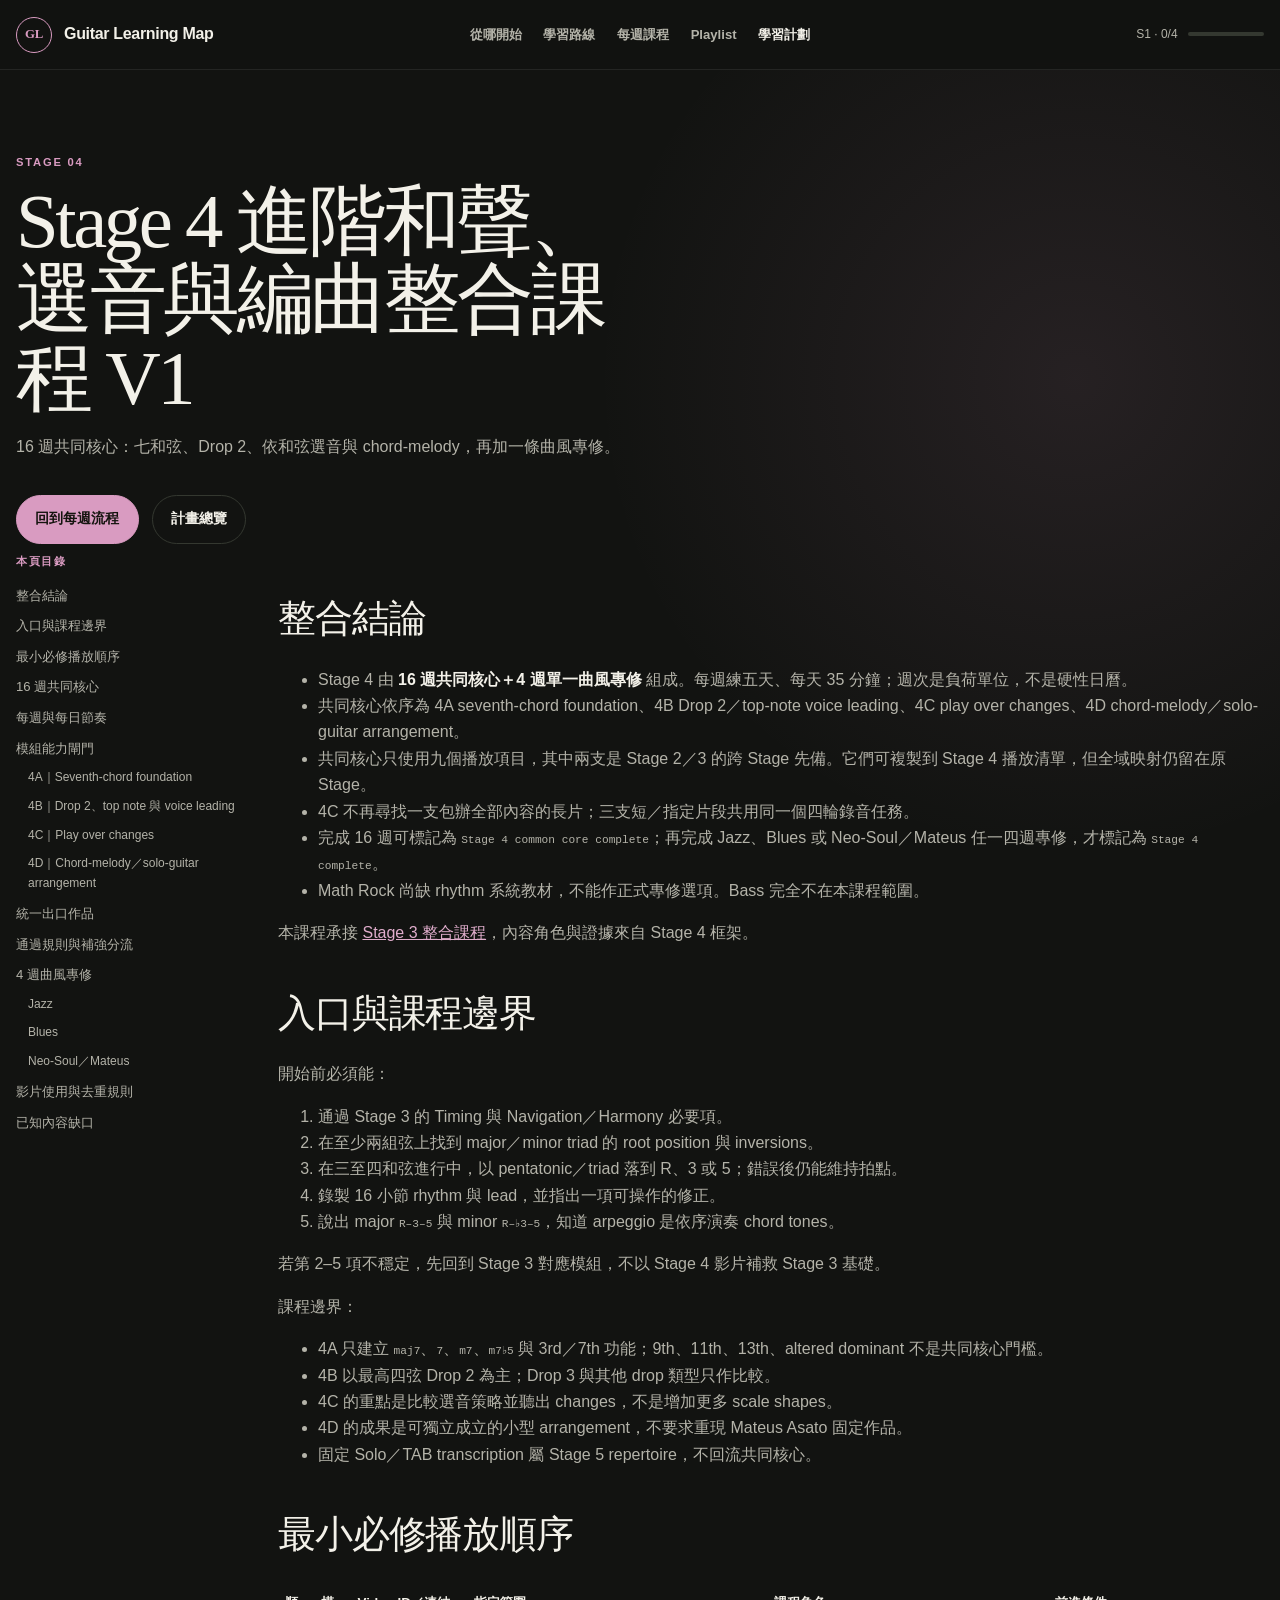
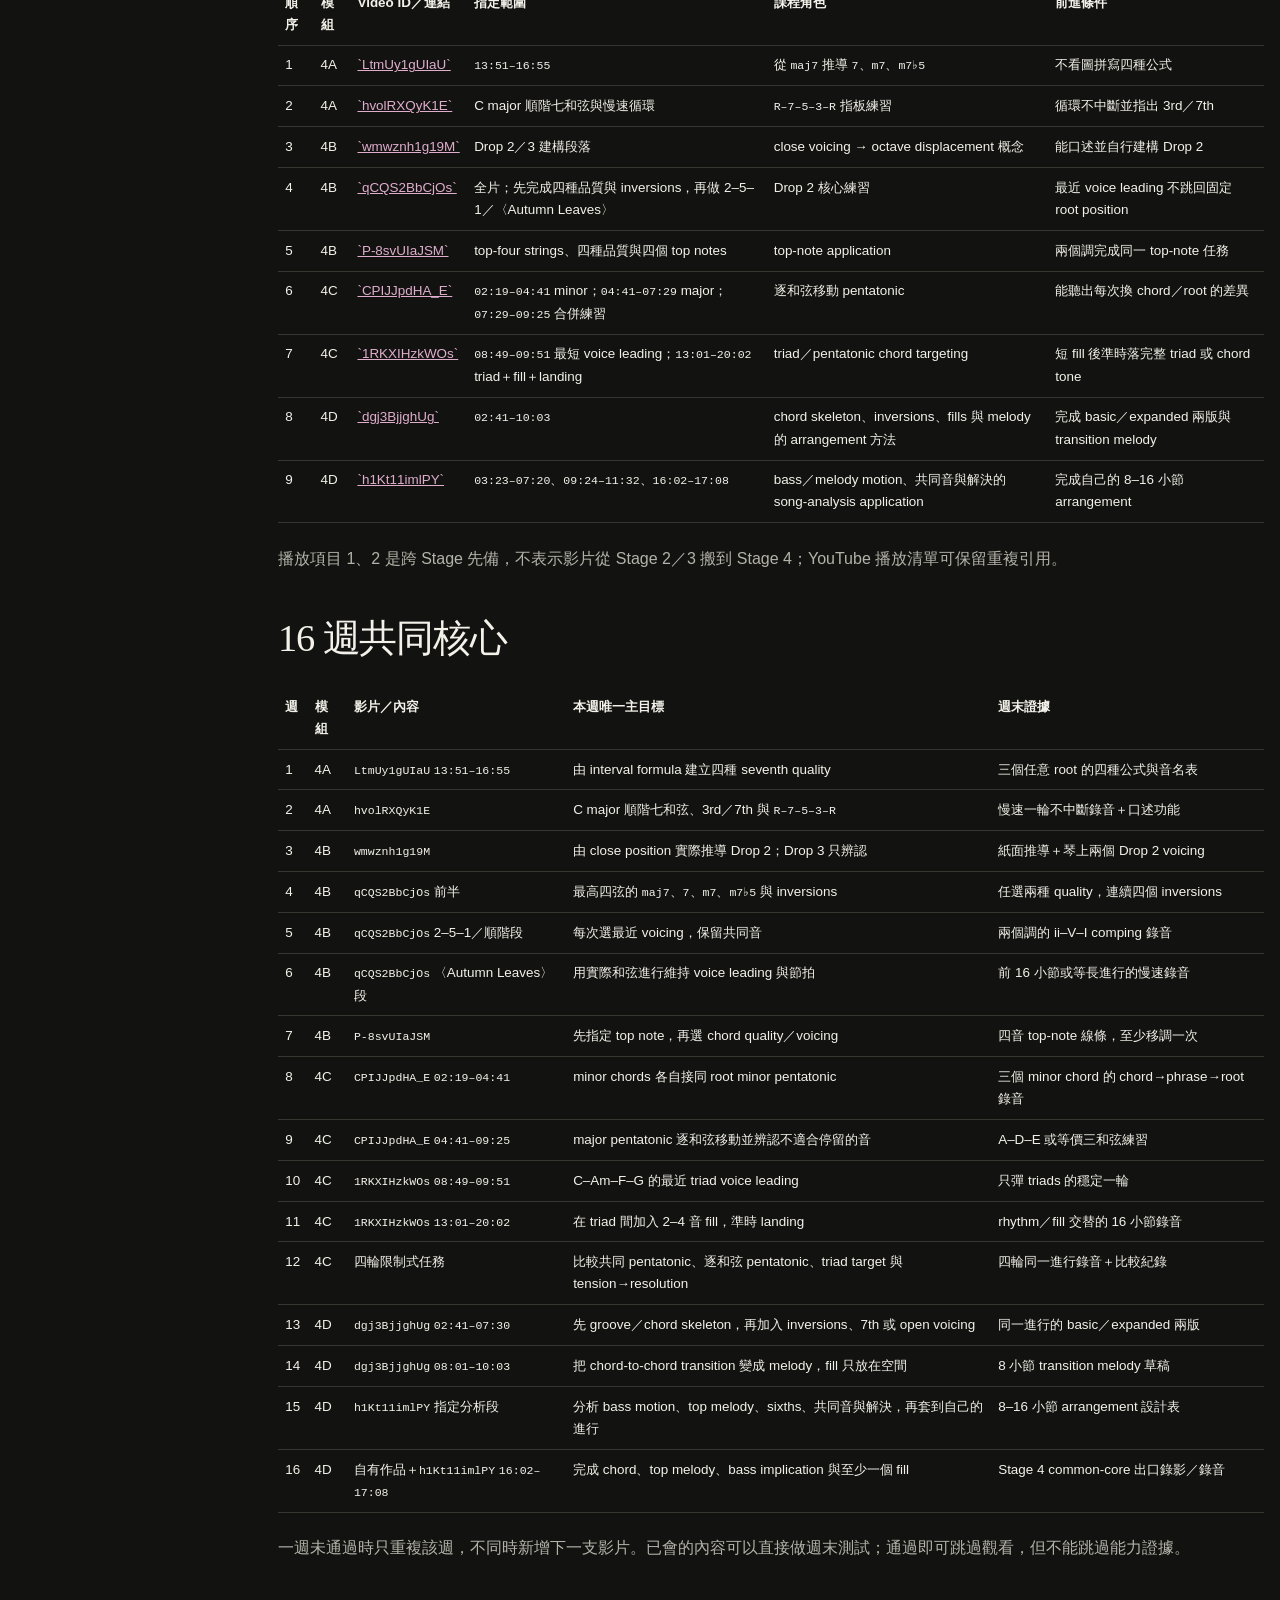
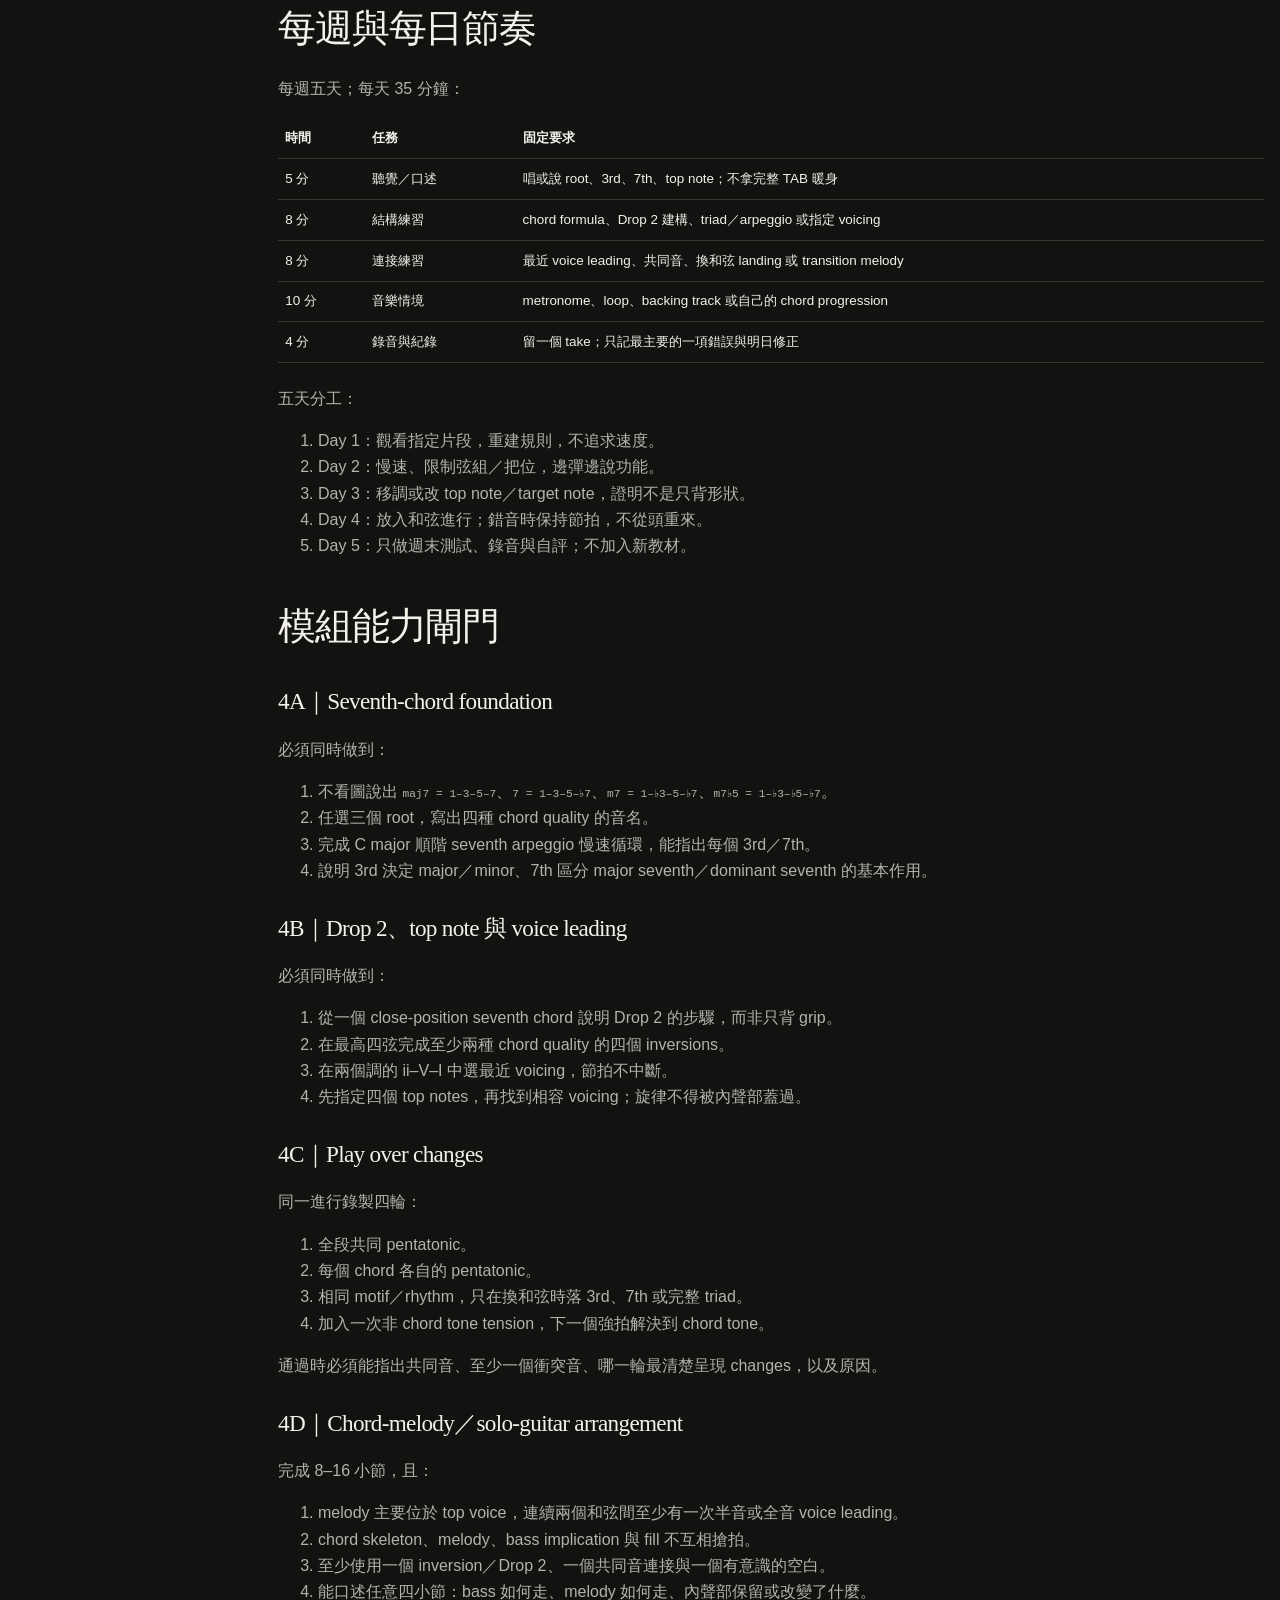
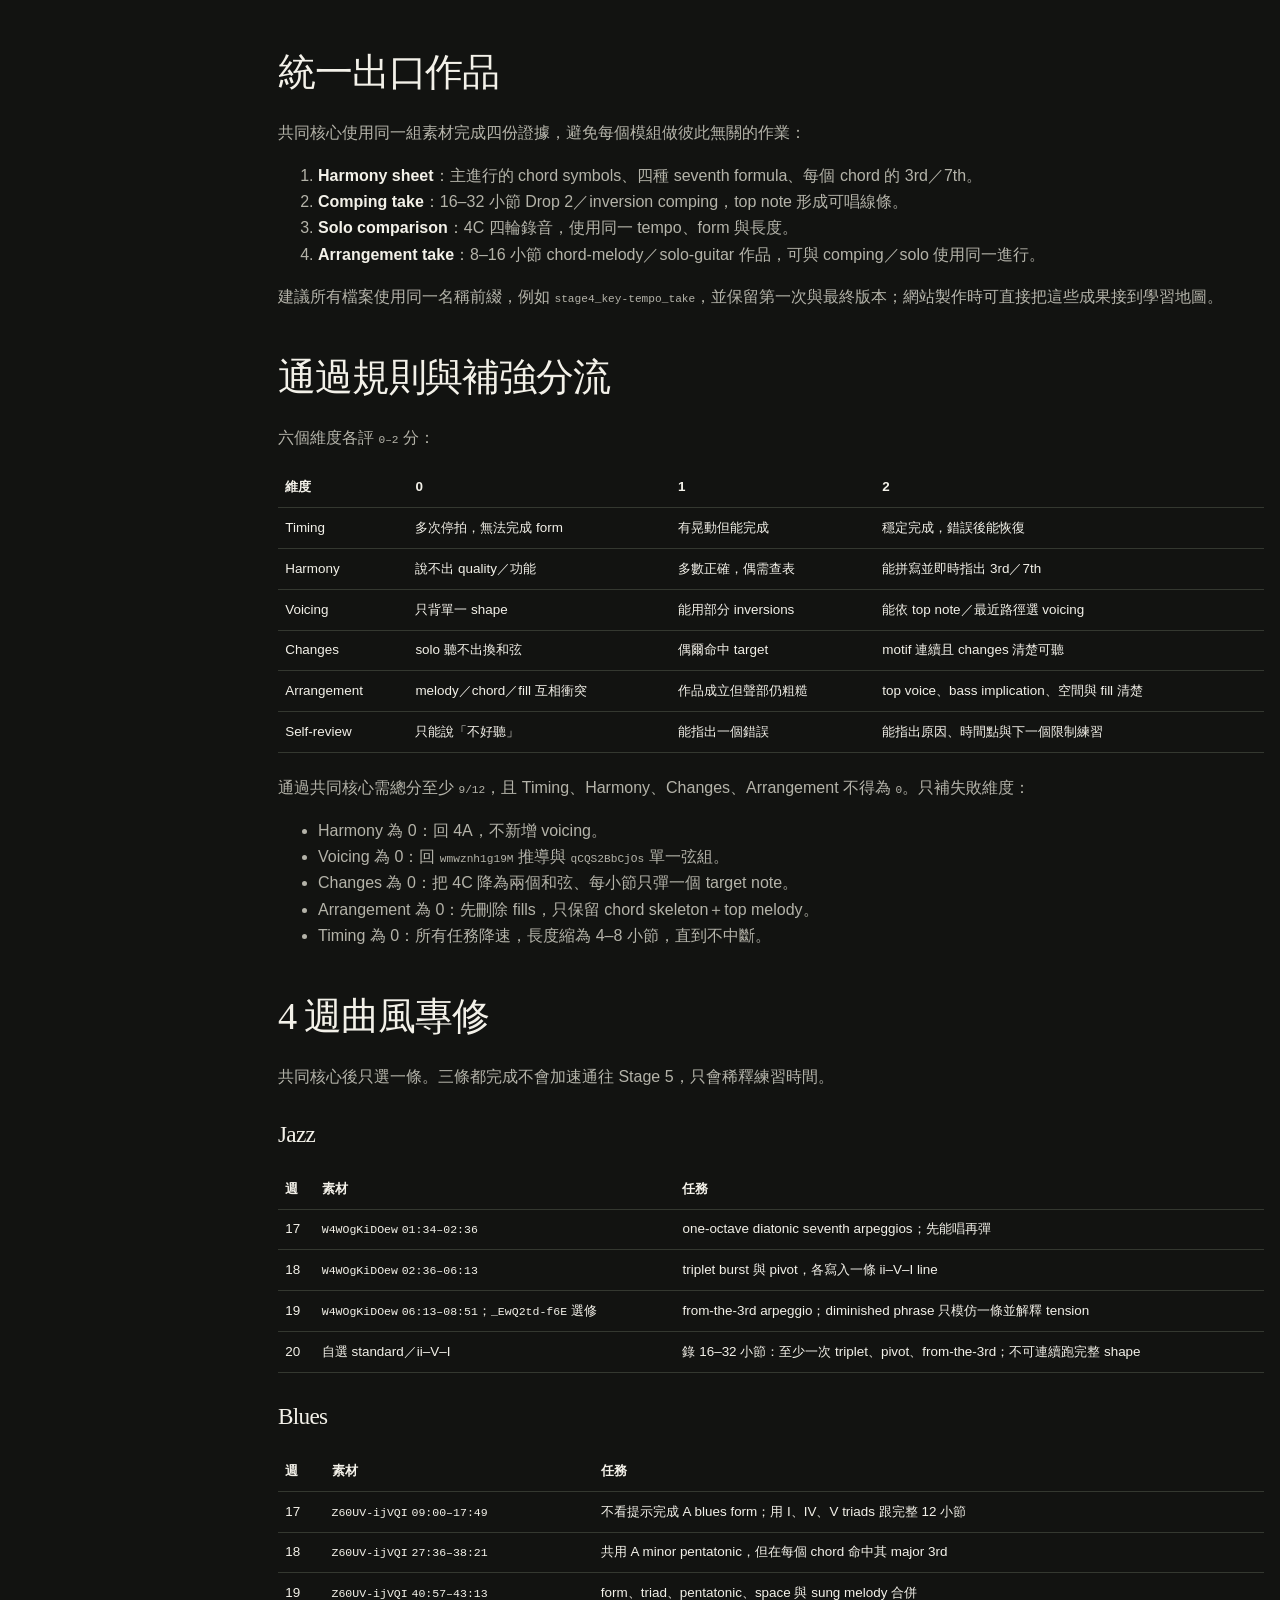
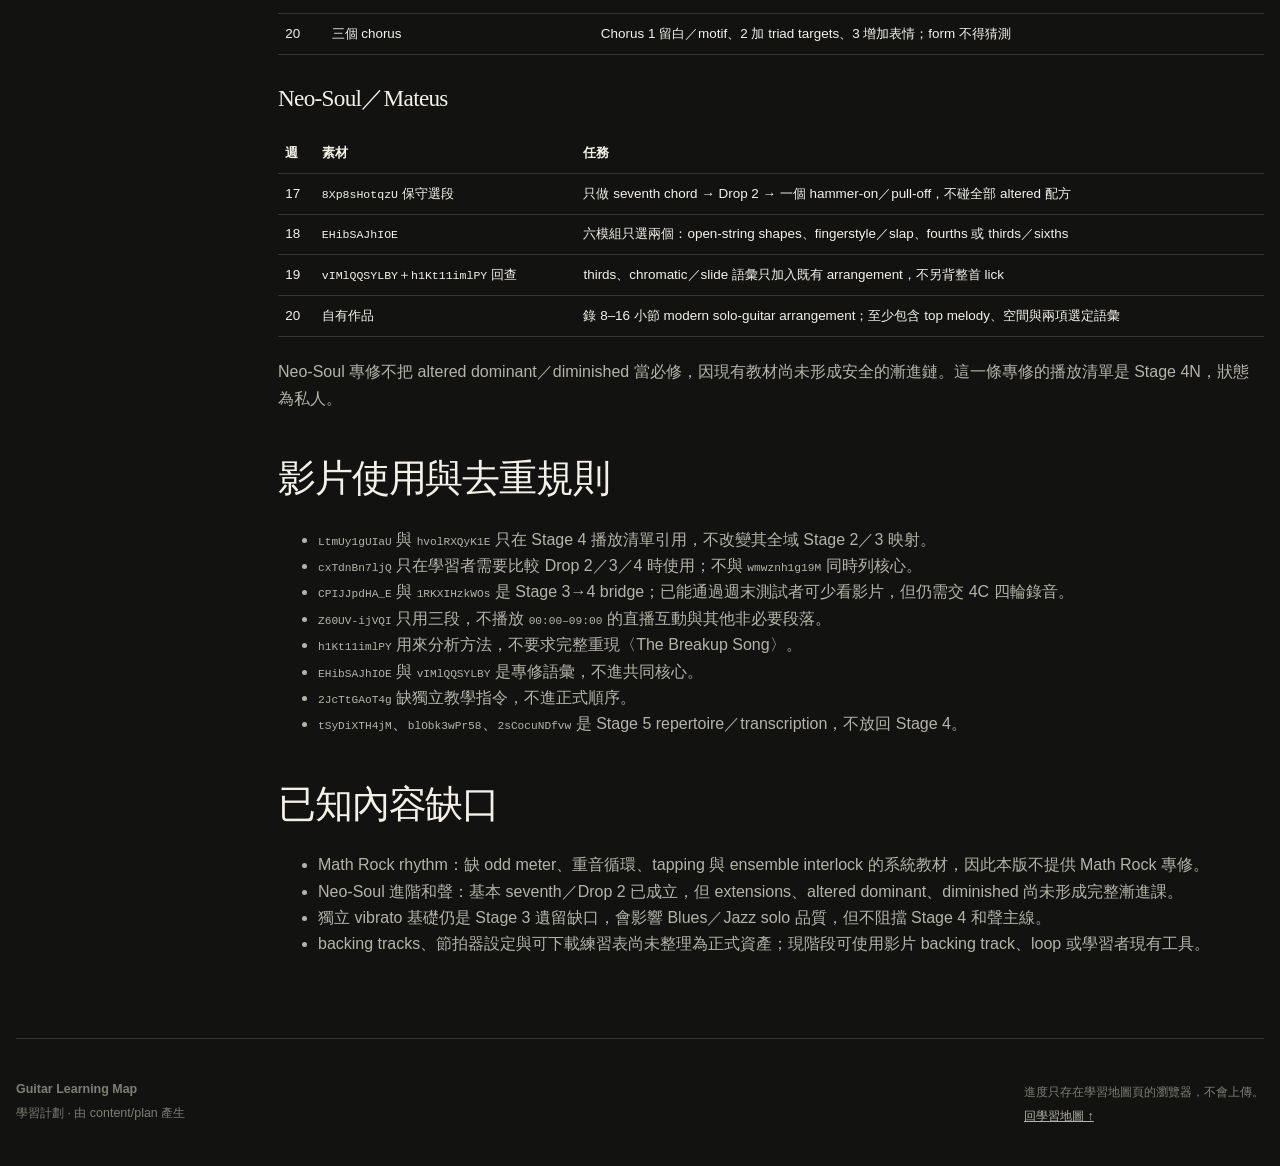
<file: plan/stage-4.html>
<!doctype html>
<html lang="zh-Hant">
  <head>
    <meta charset="utf-8" />
    <meta name="viewport" content="width=device-width, initial-scale=1" />
    <meta name="theme-color" content="#121311" />
    <meta name="description" content="16 週共同核心：七和弦、Drop 2、依和弦選音與 chord-melody，再加一條曲風專修。" />
    <title>Stage 4 進階和聲、選音與編曲整合課程 V1｜Guitar Learning Map</title>
    <link rel="stylesheet" href="../styles.css" />
  </head>
  <body class="plan-page" style="--active-stage:#d99bc1">
    <a class="skip-link" href="#main">跳到主要內容</a>
    <header class="site-header">
      <a class="brand" href="../index.html#top" aria-label="回到學習地圖">
        <span class="brand-mark" aria-hidden="true">GL</span>
        <span>Guitar Learning Map</span>
      </a>
      <nav class="primary-nav" aria-label="主要導覽">
        <a href="../index.html#placement">從哪開始</a>
        <a href="../index.html#roadmap">學習路線</a>
        <a href="../index.html#curriculum">每週課程</a>
        <a href="../index.html#library">Playlist</a>
        <a href="./index.html" aria-current="page">學習計劃</a>
      </nav>
      <a class="header-progress" id="resume-link" href="../index.html#curriculum" aria-label="繼續上次的每週流程">
        <span id="header-progress-label">繼續</span>
        <span class="mini-meter"><span id="header-progress-bar"></span></span>
      </a>
    </header>
    <main id="main">
      <section class="plan-hero">
        <p class="eyebrow">STAGE 04</p>
        <h1>Stage 4 進階和聲、選音與編曲整合課程 V1</h1>
        <p>16 週共同核心：七和弦、Drop 2、依和弦選音與 chord-melody，再加一條曲風專修。</p>
        <div class="hero-actions">
          <a class="button button-primary" href="../index.html#stage4-1-step1">回到每週流程</a>
          <a class="button button-quiet" href="./index.html">計畫總覽</a>
        </div>
      </section>
      <div class="plan-layout">
        <nav class="plan-toc" aria-label="本頁目錄"><p>本頁目錄</p><ol><li class="toc-l2"><a href="#整合結論">整合結論</a></li><li class="toc-l2"><a href="#入口與課程邊界">入口與課程邊界</a></li><li class="toc-l2"><a href="#最小必修播放順序">最小必修播放順序</a></li><li class="toc-l2"><a href="#s4-weeks">16 週共同核心</a></li><li class="toc-l2"><a href="#每週與每日節奏">每週與每日節奏</a></li><li class="toc-l2"><a href="#模組能力閘門">模組能力閘門</a></li><li class="toc-l3"><a href="#s4-4a">4A｜Seventh-chord foundation</a></li><li class="toc-l3"><a href="#s4-4b">4B｜Drop 2、top note 與 voice leading</a></li><li class="toc-l3"><a href="#s4-4c">4C｜Play over changes</a></li><li class="toc-l3"><a href="#s4-4d">4D｜Chord-melody／solo-guitar arrangement</a></li><li class="toc-l2"><a href="#s4-exit">統一出口作品</a></li><li class="toc-l2"><a href="#通過規則與補強分流">通過規則與補強分流</a></li><li class="toc-l2"><a href="#4-週曲風專修">4 週曲風專修</a></li><li class="toc-l3"><a href="#jazz">Jazz</a></li><li class="toc-l3"><a href="#blues">Blues</a></li><li class="toc-l3"><a href="#neo-soulmateus">Neo-Soul／Mateus</a></li><li class="toc-l2"><a href="#影片使用與去重規則">影片使用與去重規則</a></li><li class="toc-l2"><a href="#已知內容缺口">已知內容缺口</a></li></ol></nav>
        <article class="prose" id="top"><h2 id="整合結論">整合結論</h2>
<ul><li>Stage 4 由 <strong>16 週共同核心＋4 週單一曲風專修</strong> 組成。每週練五天、每天 35 分鐘；週次是負荷單位，不是硬性日曆。</li><li>共同核心依序為 4A seventh-chord foundation、4B Drop 2／top-note voice leading、4C play over changes、4D chord-melody／solo-guitar arrangement。</li><li>共同核心只使用九個播放項目，其中兩支是 Stage 2／3 的跨 Stage 先備。它們可複製到 Stage 4 播放清單，但全域映射仍留在原 Stage。</li><li>4C 不再尋找一支包辦全部內容的長片；三支短／指定片段共用同一個四輪錄音任務。</li><li>完成 16 週可標記為 <code>Stage 4 common core complete</code>；再完成 Jazz、Blues 或 Neo-Soul／Mateus 任一四週專修，才標記為 <code>Stage 4 complete</code>。</li><li>Math Rock 尚缺 rhythm 系統教材，不能作正式專修選項。Bass 完全不在本課程範圍。</li></ul>
<p>本課程承接 <a href="stage-3.html">Stage 3 整合課程</a>，內容角色與證據來自 Stage 4 框架。</p>
<h2 id="入口與課程邊界">入口與課程邊界</h2>
<p>開始前必須能：</p>
<ol><li>通過 Stage 3 的 Timing 與 Navigation／Harmony 必要項。</li><li>在至少兩組弦上找到 major／minor triad 的 root position 與 inversions。</li><li>在三至四和弦進行中，以 pentatonic／triad 落到 R、3 或 5；錯誤後仍能維持拍點。</li><li>錄製 16 小節 rhythm 與 lead，並指出一項可操作的修正。</li><li>說出 major <code>R–3–5</code> 與 minor <code>R–♭3–5</code>，知道 arpeggio 是依序演奏 chord tones。</li></ol>
<p>若第 2–5 項不穩定，先回到 Stage 3 對應模組，不以 Stage 4 影片補救 Stage 3 基礎。</p>
<p>課程邊界：</p>
<ul><li>4A 只建立 <code>maj7</code>、<code>7</code>、<code>m7</code>、<code>m7♭5</code> 與 3rd／7th 功能；9th、11th、13th、altered dominant 不是共同核心門檻。</li><li>4B 以最高四弦 Drop 2 為主；Drop 3 與其他 drop 類型只作比較。</li><li>4C 的重點是比較選音策略並聽出 changes，不是增加更多 scale shapes。</li><li>4D 的成果是可獨立成立的小型 arrangement，不要求重現 Mateus Asato 固定作品。</li><li>固定 Solo／TAB transcription 屬 Stage 5 repertoire，不回流共同核心。</li></ul>
<h2 id="最小必修播放順序">最小必修播放順序</h2>
<div class="table-scroll"><table><thead><tr><th>順序</th><th>模組</th><th>Video ID／連結</th><th>指定範圍</th><th>課程角色</th><th>前進條件</th></tr></thead><tbody><tr><td>1</td><td>4A</td><td><a href="https://www.youtube.com/watch?v=LtmUy1gUIaU" target="_blank" rel="noreferrer">`LtmUy1gUIaU`</a></td><td><code>13:51–16:55</code></td><td>從 <code>maj7</code> 推導 <code>7</code>、<code>m7</code>、<code>m7♭5</code></td><td>不看圖拼寫四種公式</td></tr><tr><td>2</td><td>4A</td><td><a href="https://www.youtube.com/watch?v=hvolRXQyK1E" target="_blank" rel="noreferrer">`hvolRXQyK1E`</a></td><td>C major 順階七和弦與慢速循環</td><td><code>R–7–5–3–R</code> 指板練習</td><td>循環不中斷並指出 3rd／7th</td></tr><tr><td>3</td><td>4B</td><td><a href="https://www.youtube.com/watch?v=wmwznh1g19M" target="_blank" rel="noreferrer">`wmwznh1g19M`</a></td><td>Drop 2／3 建構段落</td><td>close voicing → octave displacement 概念</td><td>能口述並自行建構 Drop 2</td></tr><tr><td>4</td><td>4B</td><td><a href="https://www.youtube.com/watch?v=qCQS2BbCjOs" target="_blank" rel="noreferrer">`qCQS2BbCjOs`</a></td><td>全片；先完成四種品質與 inversions，再做 2–5–1／〈Autumn Leaves〉</td><td>Drop 2 核心練習</td><td>最近 voice leading 不跳回固定 root position</td></tr><tr><td>5</td><td>4B</td><td><a href="https://www.youtube.com/watch?v=P-8svUIaJSM" target="_blank" rel="noreferrer">`P-8svUIaJSM`</a></td><td>top-four strings、四種品質與四個 top notes</td><td>top-note application</td><td>兩個調完成同一 top-note 任務</td></tr><tr><td>6</td><td>4C</td><td><a href="https://www.youtube.com/watch?v=CPIJJpdHA_E" target="_blank" rel="noreferrer">`CPIJJpdHA_E`</a></td><td><code>02:19–04:41</code> minor；<code>04:41–07:29</code> major；<code>07:29–09:25</code> 合併練習</td><td>逐和弦移動 pentatonic</td><td>能聽出每次換 chord／root 的差異</td></tr><tr><td>7</td><td>4C</td><td><a href="https://www.youtube.com/watch?v=1RKXIHzkWOs" target="_blank" rel="noreferrer">`1RKXIHzkWOs`</a></td><td><code>08:49–09:51</code> 最短 voice leading；<code>13:01–20:02</code> triad＋fill＋landing</td><td>triad／pentatonic chord targeting</td><td>短 fill 後準時落完整 triad 或 chord tone</td></tr><tr><td>8</td><td>4D</td><td><a href="https://www.youtube.com/watch?v=dgj3BjjghUg" target="_blank" rel="noreferrer">`dgj3BjjghUg`</a></td><td><code>02:41–10:03</code></td><td>chord skeleton、inversions、fills 與 melody 的 arrangement 方法</td><td>完成 basic／expanded 兩版與 transition melody</td></tr><tr><td>9</td><td>4D</td><td><a href="https://www.youtube.com/watch?v=h1Kt11imlPY" target="_blank" rel="noreferrer">`h1Kt11imlPY`</a></td><td><code>03:23–07:20</code>、<code>09:24–11:32</code>、<code>16:02–17:08</code></td><td>bass／melody motion、共同音與解決的 song-analysis application</td><td>完成自己的 8–16 小節 arrangement</td></tr></tbody></table></div>
<p>播放項目 1、2 是跨 Stage 先備，不表示影片從 Stage 2／3 搬到 Stage 4；YouTube 播放清單可保留重複引用。</p>
<h2 id="s4-weeks">16 週共同核心</h2>
<div class="table-scroll"><table><thead><tr><th>週</th><th>模組</th><th>影片／內容</th><th>本週唯一主目標</th><th>週末證據</th></tr></thead><tbody><tr><td>1</td><td>4A</td><td><code>LtmUy1gUIaU</code> <code>13:51–16:55</code></td><td>由 interval formula 建立四種 seventh quality</td><td>三個任意 root 的四種公式與音名表</td></tr><tr><td>2</td><td>4A</td><td><code>hvolRXQyK1E</code></td><td>C major 順階七和弦、3rd／7th 與 <code>R–7–5–3–R</code></td><td>慢速一輪不中斷錄音＋口述功能</td></tr><tr><td>3</td><td>4B</td><td><code>wmwznh1g19M</code></td><td>由 close position 實際推導 Drop 2；Drop 3 只辨認</td><td>紙面推導＋琴上兩個 Drop 2 voicing</td></tr><tr><td>4</td><td>4B</td><td><code>qCQS2BbCjOs</code> 前半</td><td>最高四弦的 <code>maj7</code>、<code>7</code>、<code>m7</code>、<code>m7♭5</code> 與 inversions</td><td>任選兩種 quality，連續四個 inversions</td></tr><tr><td>5</td><td>4B</td><td><code>qCQS2BbCjOs</code> 2–5–1／順階段</td><td>每次選最近 voicing，保留共同音</td><td>兩個調的 ii–V–I comping 錄音</td></tr><tr><td>6</td><td>4B</td><td><code>qCQS2BbCjOs</code> 〈Autumn Leaves〉段</td><td>用實際和弦進行維持 voice leading 與節拍</td><td>前 16 小節或等長進行的慢速錄音</td></tr><tr><td>7</td><td>4B</td><td><code>P-8svUIaJSM</code></td><td>先指定 top note，再選 chord quality／voicing</td><td>四音 top-note 線條，至少移調一次</td></tr><tr><td>8</td><td>4C</td><td><code>CPIJJpdHA_E</code> <code>02:19–04:41</code></td><td>minor chords 各自接同 root minor pentatonic</td><td>三個 minor chord 的 chord→phrase→root 錄音</td></tr><tr><td>9</td><td>4C</td><td><code>CPIJJpdHA_E</code> <code>04:41–09:25</code></td><td>major pentatonic 逐和弦移動並辨認不適合停留的音</td><td>A–D–E 或等價三和弦練習</td></tr><tr><td>10</td><td>4C</td><td><code>1RKXIHzkWOs</code> <code>08:49–09:51</code></td><td>C–Am–F–G 的最近 triad voice leading</td><td>只彈 triads 的穩定一輪</td></tr><tr><td>11</td><td>4C</td><td><code>1RKXIHzkWOs</code> <code>13:01–20:02</code></td><td>在 triad 間加入 2–4 音 fill，準時 landing</td><td>rhythm／fill 交替的 16 小節錄音</td></tr><tr><td>12</td><td>4C</td><td>四輪限制式任務</td><td>比較共同 pentatonic、逐和弦 pentatonic、triad target 與 tension→resolution</td><td>四輪同一進行錄音＋比較紀錄</td></tr><tr><td>13</td><td>4D</td><td><code>dgj3BjjghUg</code> <code>02:41–07:30</code></td><td>先 groove／chord skeleton，再加入 inversions、7th 或 open voicing</td><td>同一進行的 basic／expanded 兩版</td></tr><tr><td>14</td><td>4D</td><td><code>dgj3BjjghUg</code> <code>08:01–10:03</code></td><td>把 chord-to-chord transition 變成 melody，fill 只放在空間</td><td>8 小節 transition melody 草稿</td></tr><tr><td>15</td><td>4D</td><td><code>h1Kt11imlPY</code> 指定分析段</td><td>分析 bass motion、top melody、sixths、共同音與解決，再套到自己的進行</td><td>8–16 小節 arrangement 設計表</td></tr><tr><td>16</td><td>4D</td><td>自有作品＋<code>h1Kt11imlPY</code> <code>16:02–17:08</code></td><td>完成 chord、top melody、bass implication 與至少一個 fill</td><td>Stage 4 common-core 出口錄影／錄音</td></tr></tbody></table></div>
<p>一週未通過時只重複該週，不同時新增下一支影片。已會的內容可以直接做週末測試；通過即可跳過觀看，但不能跳過能力證據。</p>
<h2 id="每週與每日節奏">每週與每日節奏</h2>
<p>每週五天；每天 35 分鐘：</p>
<div class="table-scroll"><table><thead><tr><th>時間</th><th>任務</th><th>固定要求</th></tr></thead><tbody><tr><td>5 分</td><td>聽覺／口述</td><td>唱或說 root、3rd、7th、top note；不拿完整 TAB 暖身</td></tr><tr><td>8 分</td><td>結構練習</td><td>chord formula、Drop 2 建構、triad／arpeggio 或指定 voicing</td></tr><tr><td>8 分</td><td>連接練習</td><td>最近 voice leading、共同音、換和弦 landing 或 transition melody</td></tr><tr><td>10 分</td><td>音樂情境</td><td>metronome、loop、backing track 或自己的 chord progression</td></tr><tr><td>4 分</td><td>錄音與紀錄</td><td>留一個 take；只記最主要的一項錯誤與明日修正</td></tr></tbody></table></div>
<p>五天分工：</p>
<ol><li>Day 1：觀看指定片段，重建規則，不追求速度。</li><li>Day 2：慢速、限制弦組／把位，邊彈邊說功能。</li><li>Day 3：移調或改 top note／target note，證明不是只背形狀。</li><li>Day 4：放入和弦進行；錯音時保持節拍，不從頭重來。</li><li>Day 5：只做週末測試、錄音與自評；不加入新教材。</li></ol>
<h2 id="模組能力閘門">模組能力閘門</h2>
<h3 id="s4-4a">4A｜Seventh-chord foundation</h3>
<p>必須同時做到：</p>
<ol><li>不看圖說出 <code>maj7 = 1–3–5–7</code>、<code>7 = 1–3–5–♭7</code>、<code>m7 = 1–♭3–5–♭7</code>、<code>m7♭5 = 1–♭3–♭5–♭7</code>。</li><li>任選三個 root，寫出四種 chord quality 的音名。</li><li>完成 C major 順階 seventh arpeggio 慢速循環，能指出每個 3rd／7th。</li><li>說明 3rd 決定 major／minor、7th 區分 major seventh／dominant seventh 的基本作用。</li></ol>
<h3 id="s4-4b">4B｜Drop 2、top note 與 voice leading</h3>
<p>必須同時做到：</p>
<ol><li>從一個 close-position seventh chord 說明 Drop 2 的步驟，而非只背 grip。</li><li>在最高四弦完成至少兩種 chord quality 的四個 inversions。</li><li>在兩個調的 ii–V–I 中選最近 voicing，節拍不中斷。</li><li>先指定四個 top notes，再找到相容 voicing；旋律不得被內聲部蓋過。</li></ol>
<h3 id="s4-4c">4C｜Play over changes</h3>
<p>同一進行錄製四輪：</p>
<ol><li>全段共同 pentatonic。</li><li>每個 chord 各自的 pentatonic。</li><li>相同 motif／rhythm，只在換和弦時落 3rd、7th 或完整 triad。</li><li>加入一次非 chord tone tension，下一個強拍解決到 chord tone。</li></ol>
<p>通過時必須能指出共同音、至少一個衝突音、哪一輪最清楚呈現 changes，以及原因。</p>
<h3 id="s4-4d">4D｜Chord-melody／solo-guitar arrangement</h3>
<p>完成 8–16 小節，且：</p>
<ol><li>melody 主要位於 top voice，連續兩個和弦間至少有一次半音或全音 voice leading。</li><li>chord skeleton、melody、bass implication 與 fill 不互相搶拍。</li><li>至少使用一個 inversion／Drop 2、一個共同音連接與一個有意識的空白。</li><li>能口述任意四小節：bass 如何走、melody 如何走、內聲部保留或改變了什麼。</li></ol>
<h2 id="s4-exit">統一出口作品</h2>
<p>共同核心使用同一組素材完成四份證據，避免每個模組做彼此無關的作業：</p>
<ol><li><strong>Harmony sheet</strong>：主進行的 chord symbols、四種 seventh formula、每個 chord 的 3rd／7th。</li><li><strong>Comping take</strong>：16–32 小節 Drop 2／inversion comping，top note 形成可唱線條。</li><li><strong>Solo comparison</strong>：4C 四輪錄音，使用同一 tempo、form 與長度。</li><li><strong>Arrangement take</strong>：8–16 小節 chord-melody／solo-guitar 作品，可與 comping／solo 使用同一進行。</li></ol>
<p>建議所有檔案使用同一名稱前綴，例如 <code>stage4_key-tempo_take</code>，並保留第一次與最終版本；網站製作時可直接把這些成果接到學習地圖。</p>
<h2 id="通過規則與補強分流">通過規則與補強分流</h2>
<p>六個維度各評 <code>0–2</code> 分：</p>
<div class="table-scroll"><table><thead><tr><th>維度</th><th>0</th><th>1</th><th>2</th></tr></thead><tbody><tr><td>Timing</td><td>多次停拍，無法完成 form</td><td>有晃動但能完成</td><td>穩定完成，錯誤後能恢復</td></tr><tr><td>Harmony</td><td>說不出 quality／功能</td><td>多數正確，偶需查表</td><td>能拼寫並即時指出 3rd／7th</td></tr><tr><td>Voicing</td><td>只背單一 shape</td><td>能用部分 inversions</td><td>能依 top note／最近路徑選 voicing</td></tr><tr><td>Changes</td><td>solo 聽不出換和弦</td><td>偶爾命中 target</td><td>motif 連續且 changes 清楚可聽</td></tr><tr><td>Arrangement</td><td>melody／chord／fill 互相衝突</td><td>作品成立但聲部仍粗糙</td><td>top voice、bass implication、空間與 fill 清楚</td></tr><tr><td>Self-review</td><td>只能說「不好聽」</td><td>能指出一個錯誤</td><td>能指出原因、時間點與下一個限制練習</td></tr></tbody></table></div>
<p>通過共同核心需總分至少 <code>9/12</code>，且 Timing、Harmony、Changes、Arrangement 不得為 <code>0</code>。只補失敗維度：</p>
<ul><li>Harmony 為 0：回 4A，不新增 voicing。</li><li>Voicing 為 0：回 <code>wmwznh1g19M</code> 推導與 <code>qCQS2BbCjOs</code> 單一弦組。</li><li>Changes 為 0：把 4C 降為兩個和弦、每小節只彈一個 target note。</li><li>Arrangement 為 0：先刪除 fills，只保留 chord skeleton＋top melody。</li><li>Timing 為 0：所有任務降速，長度縮為 4–8 小節，直到不中斷。</li></ul>
<h2 id="4-週曲風專修">4 週曲風專修</h2>
<p>共同核心後只選一條。三條都完成不會加速通往 Stage 5，只會稀釋練習時間。</p>
<h3 id="jazz">Jazz</h3>
<div class="table-scroll"><table><thead><tr><th>週</th><th>素材</th><th>任務</th></tr></thead><tbody><tr><td>17</td><td><code>W4WOgKiDOew</code> <code>01:34–02:36</code></td><td>one-octave diatonic seventh arpeggios；先能唱再彈</td></tr><tr><td>18</td><td><code>W4WOgKiDOew</code> <code>02:36–06:13</code></td><td>triplet burst 與 pivot，各寫入一條 ii–V–I line</td></tr><tr><td>19</td><td><code>W4WOgKiDOew</code> <code>06:13–08:51</code>；<code>_EwQ2td-f6E</code> 選修</td><td>from-the-3rd arpeggio；diminished phrase 只模仿一條並解釋 tension</td></tr><tr><td>20</td><td>自選 standard／ii–V–I</td><td>錄 16–32 小節：至少一次 triplet、pivot、from-the-3rd；不可連續跑完整 shape</td></tr></tbody></table></div>
<h3 id="blues">Blues</h3>
<div class="table-scroll"><table><thead><tr><th>週</th><th>素材</th><th>任務</th></tr></thead><tbody><tr><td>17</td><td><code>Z60UV-ijVQI</code> <code>09:00–17:49</code></td><td>不看提示完成 A blues form；用 I、IV、V triads 跟完整 12 小節</td></tr><tr><td>18</td><td><code>Z60UV-ijVQI</code> <code>27:36–38:21</code></td><td>共用 A minor pentatonic，但在每個 chord 命中其 major 3rd</td></tr><tr><td>19</td><td><code>Z60UV-ijVQI</code> <code>40:57–43:13</code></td><td>form、triad、pentatonic、space 與 sung melody 合併</td></tr><tr><td>20</td><td>三個 chorus</td><td>Chorus 1 留白／motif、2 加 triad targets、3 增加表情；form 不得猜測</td></tr></tbody></table></div>
<h3 id="neo-soulmateus">Neo-Soul／Mateus</h3>
<div class="table-scroll"><table><thead><tr><th>週</th><th>素材</th><th>任務</th></tr></thead><tbody><tr><td>17</td><td><code>8Xp8sHotqzU</code> 保守選段</td><td>只做 seventh chord → Drop 2 → 一個 hammer-on／pull-off，不碰全部 altered 配方</td></tr><tr><td>18</td><td><code>EHibSAJhIOE</code></td><td>六模組只選兩個：open-string shapes、fingerstyle／slap、fourths 或 thirds／sixths</td></tr><tr><td>19</td><td><code>vIMlQQSYLBY</code>＋<code>h1Kt11imlPY</code> 回查</td><td>thirds、chromatic／slide 語彙只加入既有 arrangement，不另背整首 lick</td></tr><tr><td>20</td><td>自有作品</td><td>錄 8–16 小節 modern solo-guitar arrangement；至少包含 top melody、空間與兩項選定語彙</td></tr></tbody></table></div>
<p>Neo-Soul 專修不把 altered dominant／diminished 當必修，因現有教材尚未形成安全的漸進鏈。這一條專修的播放清單是 Stage 4N，狀態為私人。</p>
<h2 id="影片使用與去重規則">影片使用與去重規則</h2>
<ul><li><code>LtmUy1gUIaU</code> 與 <code>hvolRXQyK1E</code> 只在 Stage 4 播放清單引用，不改變其全域 Stage 2／3 映射。</li><li><code>cxTdnBn7ljQ</code> 只在學習者需要比較 Drop 2／3／4 時使用；不與 <code>wmwznh1g19M</code> 同時列核心。</li><li><code>CPIJJpdHA_E</code> 與 <code>1RKXIHzkWOs</code> 是 Stage 3→4 bridge；已能通過週末測試者可少看影片，但仍需交 4C 四輪錄音。</li><li><code>Z60UV-ijVQI</code> 只用三段，不播放 <code>00:00–09:00</code> 的直播互動與其他非必要段落。</li><li><code>h1Kt11imlPY</code> 用來分析方法，不要求完整重現〈The Breakup Song〉。</li><li><code>EHibSAJhIOE</code> 與 <code>vIMlQQSYLBY</code> 是專修語彙，不進共同核心。</li><li><code>2JcTtGAoT4g</code> 缺獨立教學指令，不進正式順序。</li><li><code>tSyDiXTH4jM</code>、<code>blObk3wPr58</code>、<code>2sCocuNDfvw</code> 是 Stage 5 repertoire／transcription，不放回 Stage 4。</li></ul>
<h2 id="已知內容缺口">已知內容缺口</h2>
<ul><li>Math Rock rhythm：缺 odd meter、重音循環、tapping 與 ensemble interlock 的系統教材，因此本版不提供 Math Rock 專修。</li><li>Neo-Soul 進階和聲：基本 seventh／Drop 2 已成立，但 extensions、altered dominant、diminished 尚未形成完整漸進課。</li><li>獨立 vibrato 基礎仍是 Stage 3 遺留缺口，會影響 Blues／Jazz solo 品質，但不阻擋 Stage 4 和聲主線。</li><li>backing tracks、節拍器設定與可下載練習表尚未整理為正式資產；現階段可使用影片 backing track、loop 或學習者現有工具。</li></ul></article>
      </div>
    </main>
    <footer class="site-footer">
      <div><strong>Guitar Learning Map</strong><p>學習計劃 · 由 content/plan 產生</p></div>
      <div><p>進度只存在學習地圖頁的瀏覽器，不會上傳。</p><a href="../index.html#top">回學習地圖 ↑</a></div>
    </footer>
    <script>
      (function () {
        var key = "guitar-learning-map-v1";
        var state = {};
        try { state = JSON.parse(localStorage.getItem(key) || "{}"); } catch (e) {}
        var stage = state.stage || "stage1";
        var totals = { stage1: 4, stage2: 9, stage3: 20, stage4: 16 };
        var numbers = { stage1: "1", stage2: "2", stage3: "3", stage4: "4" };
        var total = totals[stage] || 4;
        var count = 0;
        var completed = state.completed || {};
        for (var n = 1; n <= total; n += 1) if (completed[stage + "-" + n]) count += 1;
        var label = document.getElementById("header-progress-label");
        var bar = document.getElementById("header-progress-bar");
        if (label) label.textContent = "S" + (numbers[stage] || "1") + " · " + count + "/" + total;
        if (bar) bar.style.width = Math.round((count / total) * 100) + "%";
        var resume = state.resume;
        var link = document.getElementById("resume-link");
        if (link && resume && resume.stage && resume.week && resume.step) {
          link.href = "../index.html#" + resume.stage + "-" + resume.week + "-step" + resume.step;
        }
      })();
    </script>
  </body>
</html>
</file>
<file: styles.css>
/*
 * Guitar Learning Map styles
 * Version: 1.0.0
 * Updated: 2026-07-14
 * Direction: editorial dark interface, responsive, keyboard-visible.
 */
:root {
  color-scheme: dark;
  --ink: #f3f1e9;
  --muted: #b4b3a9;
  --dim: #7d7e75;
  --bg: #121311;
  --panel: #1b1d1a;
  --panel-2: #232620;
  --line: #343830;
  --accent: #efb35b;
  --active-stage: #efb35b;
  --green: #9ac98d;
  --max: 1260px;
  --radius: 20px;
  --display: Georgia, "Noto Serif TC", "Songti TC", serif;
  --sans: Inter, ui-sans-serif, -apple-system, BlinkMacSystemFont, "Segoe UI", "Noto Sans TC", sans-serif;
}

* { box-sizing: border-box; }
html { scroll-behavior: smooth; scroll-padding-top: 84px; }
body {
  margin: 0;
  color: var(--ink);
  background:
    radial-gradient(circle at 84% 5%, color-mix(in srgb, var(--active-stage) 10%, transparent), transparent 30rem),
    var(--bg);
  font-family: var(--sans);
  line-height: 1.65;
}
a { color: inherit; }
button, input { font: inherit; }
button, a { -webkit-tap-highlight-color: transparent; }
button { color: inherit; }
:focus-visible { outline: 3px solid var(--active-stage); outline-offset: 4px; }

.skip-link {
  position: fixed;
  top: -5rem;
  left: 1rem;
  z-index: 100;
  padding: 0.7rem 1rem;
  border-radius: 8px;
  background: var(--accent);
  color: #16150f;
  font-weight: 800;
}
.skip-link:focus { top: 1rem; }

.site-header {
  position: sticky;
  top: 0;
  z-index: 50;
  min-height: 70px;
  display: grid;
  grid-template-columns: minmax(240px, 1fr) auto minmax(160px, 1fr);
  align-items: center;
  gap: 1.5rem;
  padding: 0.75rem max(1rem, calc((100vw - var(--max)) / 2));
  border-bottom: 1px solid rgba(255, 255, 255, 0.08);
  background: rgba(18, 19, 17, 0.92);
  backdrop-filter: blur(18px);
}
.brand { display: inline-flex; align-items: center; gap: 0.75rem; width: fit-content; text-decoration: none; font-weight: 780; letter-spacing: -0.02em; }
.brand-mark { display: grid; place-items: center; width: 36px; height: 36px; border: 1px solid var(--active-stage); border-radius: 50%; color: var(--active-stage); font-family: var(--display); font-size: 0.8rem; }
.primary-nav { display: flex; gap: 1.35rem; }
.primary-nav a { color: var(--muted); text-decoration: none; font-size: 0.82rem; font-weight: 700; }
.primary-nav a:hover { color: var(--ink); }
.header-progress { justify-self: end; display: flex; align-items: center; gap: 0.65rem; color: var(--muted); font-size: 0.75rem; font-variant-numeric: tabular-nums; text-decoration: none; }
.primary-nav a[aria-current="page"] { color: var(--ink); }
.mini-meter { width: 76px; height: 4px; overflow: hidden; border-radius: 99px; background: var(--line); }
.mini-meter span { display: block; width: 0; height: 100%; background: var(--active-stage); transition: width 250ms ease; }

.hero, .section, .site-footer { width: min(calc(100% - 2rem), var(--max)); margin-inline: auto; }
.hero {
  min-height: calc(100vh - 70px);
  display: grid;
  grid-template-columns: minmax(0, 1.25fr) minmax(330px, 0.75fr);
  align-items: center;
  gap: clamp(3rem, 8vw, 8rem);
  padding-block: clamp(5rem, 10vw, 9rem);
}
.eyebrow, .section-number, .block-heading > span, .block-heading > div > span { color: var(--active-stage); font-size: 0.7rem; font-weight: 850; letter-spacing: 0.16em; text-transform: uppercase; }
.hero h1 { max-width: 900px; margin: 0.5rem 0 1.5rem; font-family: var(--display); font-size: clamp(3.2rem, 7vw, 6.8rem); font-weight: 500; line-height: 0.98; letter-spacing: -0.055em; }
.hero h1 em { color: color-mix(in srgb, var(--active-stage) 75%, white); font-weight: 400; }
.hero-intro { max-width: 730px; color: #c7c5bc; font-size: clamp(1rem, 1.7vw, 1.22rem); }
.hero-actions { display: flex; flex-wrap: wrap; gap: 0.8rem; margin-top: 2.2rem; }
.button { display: inline-flex; align-items: center; justify-content: center; min-height: 48px; padding: 0.75rem 1.15rem; border: 1px solid var(--line); border-radius: 999px; text-decoration: none; font-size: 0.86rem; font-weight: 800; }
.button-primary { border-color: var(--active-stage); background: var(--active-stage); color: #15140f; }
.button-quiet:hover { background: var(--panel); border-color: var(--muted); }
.privacy-note { margin-top: 1rem; color: var(--dim); font-size: 0.77rem; }
.hero-panel { display: grid; gap: 2rem; }
.route-glyph { display: flex; align-items: center; justify-content: center; gap: 0.65rem; min-height: 220px; border: 1px solid var(--line); border-radius: 50%; background: radial-gradient(circle, rgba(255,255,255,0.025), transparent 65%); }
.route-glyph span { display: grid; place-items: center; width: 43px; aspect-ratio: 1; border: 1px solid var(--line); border-radius: 50%; font-family: var(--display); font-size: 0.85rem; }
.route-glyph span:first-child { border-color: #efb35b; color: #efb35b; }
.route-glyph span:nth-of-type(2) { border-color: #83c7b3; color: #83c7b3; }
.route-glyph span:nth-of-type(3) { border-color: #8fb8db; color: #8fb8db; }
.route-glyph span:nth-of-type(4) { border-color: #d99bc1; color: #d99bc1; }
.route-glyph i { width: 20px; height: 1px; background: var(--line); }
.hero-stats { display: grid; grid-template-columns: repeat(2, 1fr); gap: 1px; margin: 0; background: var(--line); }
.hero-stats div { padding: 1rem; background: var(--bg); }
.hero-stats dt { color: var(--dim); font-size: 0.72rem; }
.hero-stats dd { margin: 0.12rem 0 0; font-family: var(--display); font-size: 1.5rem; }

.section { padding-block: clamp(5rem, 9vw, 8rem); border-top: 1px solid var(--line); }
.section-heading { display: grid; grid-template-columns: minmax(180px, 0.45fr) minmax(0, 1fr); gap: 1rem 3rem; align-items: end; margin-bottom: 3.5rem; }
.section-heading .section-number { grid-row: 1 / span 2; align-self: start; }
.section-heading h2 { max-width: 900px; margin: 0; font-family: var(--display); font-size: clamp(2.3rem, 5vw, 4.7rem); line-height: 1.03; font-weight: 500; letter-spacing: -0.045em; }
.section-heading > p:last-child { max-width: 720px; margin: 0; color: var(--muted); }
.section-heading.compact { grid-template-columns: 1fr; }
.section-heading.compact .section-number { grid-row: auto; }

.placement-layout { display: grid; grid-template-columns: minmax(0, 1.35fr) minmax(280px, 0.65fr); gap: 1.5rem; align-items: start; }
.placement-checks { display: grid; gap: 0.75rem; }
.check-row { display: grid; grid-template-columns: auto 1fr; gap: 1rem; align-items: start; padding: 1.1rem 1.2rem; border: 1px solid var(--line); border-radius: 14px; background: var(--panel); cursor: pointer; }
.check-row:has(input:checked) { border-color: rgba(154, 201, 141, 0.55); background: rgba(154, 201, 141, 0.07); }
.check-row input { width: 1.1rem; height: 1.1rem; margin-top: 0.3rem; accent-color: var(--green); }
.check-row b { display: block; margin-bottom: 0.2rem; color: var(--ink); }
.check-row span { color: var(--muted); }
.placement-result { position: sticky; top: 92px; min-height: 285px; padding: 1.7rem; border-radius: var(--radius); background: var(--active-stage); color: #151610; }
.placement-result > span { font-size: 0.7rem; font-weight: 850; letter-spacing: 0.13em; }
.placement-result > strong { display: block; margin-top: 1.5rem; font-family: var(--display); font-size: 2.6rem; line-height: 1; }
.placement-result h3 { margin: 0.5rem 0; font-size: 1rem; }
.placement-result p { margin: 0; }
.placement-result button { margin-top: 1.5rem; padding: 0.65rem 0.9rem; border: 1px solid rgba(0,0,0,0.3); border-radius: 999px; background: rgba(255,255,255,0.18); color: inherit; font-weight: 800; cursor: pointer; }

.roadmap-grid { display: grid; grid-template-columns: repeat(4, 1fr); gap: 1rem; }
.roadmap-card { position: relative; min-height: 310px; display: flex; flex-direction: column; align-items: flex-start; padding: 1.35rem; border: 1px solid var(--line); border-radius: var(--radius); background: linear-gradient(145deg, var(--panel), transparent); text-align: left; }
.roadmap-main { display: flex; flex: 1; flex-direction: column; align-items: flex-start; width: 100%; padding: 0; border: 0; background: transparent; color: inherit; text-align: left; cursor: pointer; }
.roadmap-plan { position: relative; z-index: 3; margin-top: 0.85rem; color: var(--stage-color); font-size: 0.75rem; font-weight: 800; text-decoration: none; }
.roadmap-card:hover { border-color: var(--stage-color); transform: translateY(-2px); }
.roadmap-number { display: grid; place-items: center; width: 48px; height: 48px; border: 1px solid var(--stage-color); border-radius: 50%; color: var(--stage-color); font-family: var(--display); }
.roadmap-copy { display: grid; gap: 0.5rem; margin-top: auto; }
.roadmap-copy small { color: var(--stage-color); font-size: 0.7rem; font-weight: 800; }
.roadmap-copy strong { font-family: var(--display); font-size: 1.55rem; font-weight: 500; }
.roadmap-copy > span { color: var(--muted); font-size: 0.85rem; }
.roadmap-progress { position: absolute; top: 1.5rem; right: 1.4rem; color: var(--dim); font-size: 0.76rem; }
.roadmap-card > i { position: absolute; right: -0.85rem; top: 50%; z-index: 2; color: var(--stage-color); font-style: normal; }

.stage-tabs { display: grid; grid-template-columns: repeat(4, 1fr); gap: 0.5rem; margin-bottom: 1rem; }
.stage-tab { min-height: 58px; padding: 0.75rem; border: 1px solid var(--line); border-radius: 12px; background: transparent; color: var(--muted); font-weight: 800; cursor: pointer; }
.stage-tab span { margin-right: 0.5rem; color: var(--stage-color); font-family: var(--display); }
.stage-tab[aria-selected="true"] { border-color: var(--stage-color); background: var(--stage-color); color: #151610; }
.stage-tab[aria-selected="true"] span { color: inherit; }
.stage-workspace { overflow: hidden; border: 1px solid var(--line); border-radius: 26px; background: rgba(27,29,26,0.68); }
.stage-overview { display: grid; grid-template-columns: minmax(0, 1fr) auto; gap: 2rem; padding: clamp(1.5rem, 5vw, 3rem); background: linear-gradient(120deg, color-mix(in srgb, var(--active-stage) 16%, transparent), transparent 55%); }
.stage-overview p:first-child { margin: 0; color: var(--active-stage); font-size: 0.72rem; font-weight: 850; letter-spacing: 0.14em; }
.stage-overview h2 { max-width: 850px; margin: 0.45rem 0 0.8rem; font-family: var(--display); font-size: clamp(2.4rem, 5vw, 4.8rem); font-weight: 500; line-height: 1; letter-spacing: -0.045em; }
.stage-overview p:last-child { max-width: 760px; margin-bottom: 0; color: var(--muted); }
.stage-overview dl { display: grid; grid-template-columns: 1fr 1fr; align-self: end; margin: 0; }
.stage-overview dl div { min-width: 125px; padding: 1rem; border-left: 1px solid var(--line); }
.stage-overview dt { color: var(--dim); font-size: 0.7rem; }
.stage-overview dd { margin: 0.25rem 0 0; font-family: var(--display); font-size: 1.2rem; }
.stage-progress-card { padding: 1.2rem clamp(1.5rem, 5vw, 3rem); border-top: 1px solid var(--line); border-bottom: 1px solid var(--line); }
.stage-progress-card > div:first-child { display: flex; align-items: baseline; justify-content: space-between; }
.stage-progress-card span, .stage-progress-card p { color: var(--muted); font-size: 0.78rem; }
.stage-progress-card strong { font-family: var(--display); font-size: 2rem; font-weight: 500; }
.stage-progress-card p { margin: 0.6rem 0 0; }
.large-meter { height: 6px; overflow: hidden; border-radius: 99px; background: var(--line); }
.large-meter span { display: block; height: 100%; background: var(--active-stage); transition: width 250ms ease; }
.workspace-block { padding: clamp(2rem, 6vw, 4rem) clamp(1.5rem, 5vw, 3rem); border-bottom: 1px solid var(--line); }
.workspace-block:last-child { border-bottom: 0; }
.block-heading { display: grid; grid-template-columns: minmax(160px, 0.35fr) 1fr; gap: 1rem 2rem; align-items: baseline; margin-bottom: 2rem; }
.block-heading h3 { margin: 0; font-family: var(--display); font-size: clamp(2rem, 4vw, 3.2rem); font-weight: 500; letter-spacing: -0.035em; }
.block-heading.with-action { grid-template-columns: 1fr auto; }
.block-heading.with-action > div { display: grid; grid-template-columns: minmax(160px, 0.35fr) 1fr; gap: 1rem 2rem; align-items: baseline; }
.text-button { border: 0; background: none; color: var(--muted); text-decoration: underline; cursor: pointer; }
.boundary-grid { display: grid; grid-template-columns: 1fr 1fr; gap: 1rem; }
.boundary-grid > div { padding: 1.4rem; border: 1px solid var(--line); border-radius: 14px; background: var(--panel); }
.boundary-grid h4 { margin: 0; font-family: var(--display); font-size: 1.25rem; }
.boundary-grid ul { margin: 1rem 0 0; padding-left: 1.25rem; color: var(--muted); }
.boundary-grid li { margin: 0.5rem 0; }

.routine-track { display: grid; grid-template-columns: repeat(5, 1fr); gap: 0.5rem; }
.routine-block { min-height: 200px; display: flex; flex-direction: column; justify-content: space-between; padding: 1rem; border-top: 3px solid var(--active-stage); background: var(--panel); }
.routine-block strong { font-family: var(--display); font-size: 2.5rem; font-weight: 400; }
.routine-block strong small { margin-left: 0.2rem; color: var(--dim); font-family: var(--sans); font-size: 0.7rem; }
.routine-block h4 { margin: 0; }
.routine-block p { margin: 0.35rem 0 0; color: var(--muted); font-size: 0.8rem; }

.weeks-grid { display: grid; grid-template-columns: repeat(2, 1fr); gap: 0.8rem; }
.week-card { display: grid; grid-template-columns: 72px 1fr; overflow: hidden; border: 1px solid var(--line); border-radius: 14px; background: var(--panel); }
.week-card.complete { border-color: rgba(154, 201, 141, 0.55); }
.week-card.complete .week-body { opacity: 0.63; }
.week-index { display: flex; flex-direction: column; align-items: center; gap: 0.35rem; padding: 1rem 0.4rem; border-right: 1px solid var(--line); color: var(--dim); font-size: 0.62rem; }
.week-index strong { color: var(--ink); font-family: var(--display); font-size: 2rem; font-weight: 500; line-height: 1; }
.week-body { padding: 1rem; }
.week-topline { display: flex; align-items: center; justify-content: space-between; gap: 1rem; color: var(--active-stage); font-size: 0.68rem; font-weight: 800; }
.week-topline b { color: var(--green); }
.week-body h4 { margin: 0.35rem 0 0.65rem; font-family: var(--display); font-size: 1.3rem; font-weight: 500; }
.week-body p { margin: 0.35rem 0; color: var(--muted); font-size: 0.82rem; }
.week-body p b { color: var(--ink); }
.week-actions { display: flex; flex-wrap: wrap; align-items: center; gap: 0.6rem; margin-top: 1rem; }
.week-actions a, .week-actions button { min-height: 36px; padding: 0.42rem 0.7rem; border: 1px solid var(--line); border-radius: 999px; background: transparent; font-size: 0.72rem; font-weight: 750; }
.week-actions a { color: color-mix(in srgb, var(--active-stage) 80%, white); text-decoration: none; }
.week-actions button { margin-left: auto; color: var(--muted); cursor: pointer; }
.week-actions button[aria-pressed="true"] { border-color: var(--green); background: var(--green); color: #151a13; }

.gate-list { display: grid; grid-template-columns: repeat(2, 1fr); gap: 0.8rem; margin: 0; padding: 0; list-style: none; }
.gate-list li { display: grid; grid-template-columns: 44px 1fr; gap: 1rem; align-items: start; padding: 1.2rem; border: 1px solid var(--line); border-radius: 14px; background: var(--panel); }
.gate-list span { color: var(--active-stage); font-family: var(--display); font-size: 1.2rem; }
.gate-list p { margin: 0; color: var(--muted); }
.optional-note { margin: 1rem 0 0; padding: 1rem 1.2rem; border-left: 3px solid var(--active-stage); background: color-mix(in srgb, var(--active-stage) 8%, transparent); color: var(--muted); }

.playlist-grid { display: grid; grid-template-columns: repeat(3, 1fr); gap: 0.8rem; }
.playlist-card { min-height: 220px; display: flex; flex-direction: column; padding: 1.25rem; border: 1px solid var(--line); border-radius: var(--radius); background: var(--panel); }
.playlist-meta { display: flex; justify-content: space-between; color: var(--dim); font-size: 0.68rem; }
.playlist-meta span { color: var(--active-stage); font-weight: 800; }
.playlist-card h3 { margin: 1.4rem 0 0.5rem; font-family: var(--display); font-size: 1.4rem; font-weight: 500; }
.playlist-card p { margin: 0; color: var(--muted); font-size: 0.82rem; }
.playlist-card a { margin-top: auto; padding-top: 1.2rem; color: color-mix(in srgb, var(--active-stage) 78%, white); text-decoration: none; font-size: 0.8rem; font-weight: 800; }
.filter-bar { display: flex; flex-wrap: wrap; gap: 0.5rem; margin-bottom: 1rem; }
.filter-bar button { padding: 0.55rem 0.9rem; border: 1px solid var(--line); border-radius: 999px; background: transparent; color: var(--muted); cursor: pointer; }
.filter-bar button[aria-pressed="true"] { border-color: var(--active-stage); background: var(--active-stage); color: #151610; }
.library-grid { grid-template-columns: repeat(4, 1fr); }

.method-grid { display: grid; grid-template-columns: repeat(4, 1fr); gap: 1px; background: var(--line); }
.method-grid article { min-height: 250px; padding: 1.3rem; background: var(--bg); }
.method-grid span { color: var(--active-stage); font-size: 0.72rem; }
.method-grid h3 { margin: 3rem 0 0.5rem; font-family: var(--display); font-size: 1.35rem; font-weight: 500; }
.method-grid p { margin: 0; color: var(--muted); font-size: 0.84rem; }
.noscript-card { padding: 1rem; border: 1px solid #d98272; }
.site-footer { display: flex; justify-content: space-between; gap: 2rem; padding-block: 2.5rem; border-top: 1px solid var(--line); color: var(--dim); font-size: 0.78rem; }
.site-footer p { margin: 0.2rem 0; }
.site-footer a { color: var(--muted); }

@media (max-width: 1180px) {
  html { scroll-padding-top: 120px; }
  .site-header { grid-template-columns: 1fr auto; row-gap: 0.35rem; }
  .brand { grid-column: 1; grid-row: 1; }
  .header-progress { grid-column: 2; grid-row: 1; }
  .primary-nav { grid-column: 1 / -1; grid-row: 2; overflow-x: auto; gap: 1rem; padding-bottom: 0.15rem; }
  .primary-nav a { white-space: nowrap; }
}
@media (max-width: 1050px) {
  .site-header { grid-template-columns: 1fr auto; }
  .roadmap-grid { grid-template-columns: repeat(2, 1fr); }
  .roadmap-card > i { display: none; }
  .library-grid { grid-template-columns: repeat(3, 1fr); }
  .routine-track { grid-template-columns: repeat(3, 1fr); }
}

@media (max-width: 760px) {
  html { scroll-padding-top: 124px; }
  .site-header { min-height: 0; }
  .brand > span:last-child, .mini-meter { display: none; }
  .hero { min-height: auto; grid-template-columns: 1fr; gap: 3rem; padding-top: 5rem; }
  .hero h1 { font-size: clamp(3rem, 15vw, 5rem); }
  .route-glyph { min-height: 160px; }
  .section-heading, .section-heading.compact { grid-template-columns: 1fr; }
  .section-heading .section-number { grid-row: auto; }
  .placement-layout, .stage-overview, .boundary-grid { grid-template-columns: 1fr; }
  .placement-result { position: static; min-height: auto; }
  .roadmap-grid { grid-template-columns: 1fr; }
  .roadmap-card { min-height: 240px; }
  .stage-tabs { grid-template-columns: repeat(2, 1fr); }
  .stage-overview dl { justify-self: stretch; }
  .block-heading, .block-heading.with-action, .block-heading.with-action > div { grid-template-columns: 1fr; }
  .weeks-grid, .gate-list { grid-template-columns: 1fr; }
  .playlist-grid, .library-grid { grid-template-columns: repeat(2, 1fr); }
  .routine-track { grid-template-columns: repeat(2, 1fr); }
  .method-grid { grid-template-columns: repeat(2, 1fr); }
}

@media (max-width: 480px) {
  .hero, .section, .site-footer, .plan-hero, .plan-layout { width: min(calc(100% - 1.2rem), var(--max)); }
  .hero-actions .button { width: 100%; }
  .route-glyph { gap: 0.35rem; }
  .route-glyph span { width: 36px; }
  .route-glyph i { width: 12px; }
  .playlist-grid, .library-grid, .routine-track, .method-grid { grid-template-columns: 1fr; }
  .week-card { grid-template-columns: 58px 1fr; }
  .week-actions button { margin-left: 0; }
  .stage-overview dl { grid-template-columns: 1fr; }
  .stage-overview dl div { border-left: 0; border-top: 1px solid var(--line); }
  .site-footer { flex-direction: column; }
}

.week-rail { display: flex; gap: 0.45rem; overflow-x: auto; margin-bottom: 0.9rem; padding-bottom: 0.35rem; }
.week-pill { flex: 0 0 auto; width: 8.5rem; padding: 0.55rem 0.7rem; border: 1px solid var(--line); border-radius: 12px; background: transparent; color: var(--muted); text-align: left; cursor: pointer; }
.week-pill b { display: block; color: var(--ink); font-family: var(--display); font-size: 1.15rem; font-weight: 500; }
.week-pill span { display: block; overflow: hidden; font-size: 0.72rem; text-overflow: ellipsis; white-space: nowrap; }
.week-pill[aria-current="true"] { border-color: var(--active-stage); background: color-mix(in srgb, var(--active-stage) 14%, transparent); color: var(--ink); }
.week-pill.is-done b { color: var(--green); }
.step-indicator { display: grid; grid-template-columns: repeat(4, minmax(0, 1fr)); gap: 0.45rem; margin-bottom: 0.9rem; }
.step-tab { min-height: 58px; padding: 0.45rem 0.35rem; border: 1px solid var(--line); border-radius: 12px; background: transparent; color: var(--muted); font-weight: 800; cursor: pointer; }
.step-tab small { display: block; margin-bottom: 0.15rem; font-size: 0.68rem; letter-spacing: 0.08em; }
.step-tab[aria-selected="true"] { border-color: var(--active-stage); background: var(--active-stage); color: #151610; }
.step-tab.is-seen:not([aria-selected="true"]) { box-shadow: inset 0 -3px 0 var(--green); }
.step-panel { padding: clamp(1rem, 2vw, 1.4rem); border: 1px solid var(--line); border-radius: 18px; background: var(--panel); }
.step-kicker { margin: 0; color: var(--active-stage); font-size: 0.72rem; font-weight: 850; letter-spacing: 0.14em; }
.step-panel h3 { margin: 0.35rem 0 0.8rem; font-family: var(--display); font-size: clamp(1.7rem, 3vw, 2.4rem); font-weight: 500; letter-spacing: -0.03em; }
.step-panel p { color: var(--muted); }
.step-panel ul { margin: 0.4rem 0 1rem; padding-left: 1.2rem; color: var(--muted); }
.step-move { display: flex; justify-content: space-between; gap: 0.7rem; margin-top: 0.85rem; }
.step-move button { min-height: 46px; padding: 0.55rem 1rem; border: 1px solid var(--line); border-radius: 999px; background: transparent; font-weight: 800; cursor: pointer; }
.step-move button:disabled { opacity: 0.38; cursor: default; }
.step-move .is-next { border-color: var(--active-stage); background: var(--active-stage); color: #151610; }
.video-frame, .tool-frame { width: 100%; border: 0; border-radius: 14px; background: #111; }
.video-frame { aspect-ratio: 16 / 9; min-height: 180px; }
.tool-frame { height: min(78vh, 820px); min-height: 520px; background: #1b1d1a; }
.tool-switch { display: flex; flex-wrap: wrap; gap: 0.4rem; margin: 0.8rem 0; }
.tool-switch button { min-height: 36px; padding: 0.35rem 0.7rem; border: 1px solid var(--line); border-radius: 999px; background: transparent; color: var(--muted); cursor: pointer; }
.tool-switch button[aria-pressed="true"] { border-color: var(--active-stage); color: var(--ink); }
.reading { margin: 1rem 0; }
.reading summary { cursor: pointer; font-weight: 800; }
.callout, .origin-note, .embed-note { margin: 0.8rem 0; padding: 0.75rem 1rem; border-left: 3px solid var(--active-stage); background: color-mix(in srgb, var(--active-stage) 8%, transparent); color: var(--muted); }
.gate-checks { display: grid; gap: 0.55rem; margin: 1rem 0; }
.step-actions { display: flex; flex-wrap: wrap; gap: 0.6rem; align-items: center; margin-top: 1rem; }
.step-actions a, .step-actions button { min-height: 40px; padding: 0.4rem 0.8rem; border: 1px solid var(--line); border-radius: 999px; background: transparent; color: inherit; font-size: 0.82rem; font-weight: 800; text-decoration: none; cursor: pointer; }
.step-actions button[aria-pressed="true"] { border-color: var(--green); background: var(--green); color: #151a13; }
.plan-hero, .plan-layout { width: min(calc(100% - 2rem), var(--max)); margin-inline: auto; }
.plan-hero { padding: clamp(2.2rem, 6vw, 4.5rem) 0 0.5rem; }
.plan-hero h1 { max-width: 16ch; margin: 0.35rem 0 0.8rem; font-family: var(--display); font-size: clamp(2.7rem, 6vw, 5.2rem); font-weight: 500; line-height: 1.02; letter-spacing: -0.045em; }
.plan-hero > p:not(.eyebrow) { max-width: 68ch; color: var(--muted); }
.plan-layout { display: grid; grid-template-columns: minmax(180px, 230px) minmax(0, 1fr); gap: 1.5rem 2rem; align-items: start; padding-bottom: 4rem; }
.plan-toc { position: sticky; top: 108px; max-height: calc(100vh - 130px); overflow: auto; }
.plan-toc > p { margin: 0 0 0.6rem; color: var(--active-stage); font-size: 0.7rem; font-weight: 850; letter-spacing: 0.14em; text-transform: uppercase; }
.plan-toc ol { margin: 0; padding: 0; list-style: none; }
.plan-toc a { display: block; padding: 0.28rem 0; color: var(--muted); font-size: 0.82rem; text-decoration: none; }
.plan-toc a:hover { color: var(--ink); }
.plan-toc .toc-l3 a { padding-left: 0.75rem; font-size: 0.75rem; }
.prose h2, .prose h3, .prose h4 { font-family: var(--display); font-weight: 500; letter-spacing: -0.03em; }
.prose h2 { margin: 2.2rem 0 0.7rem; font-size: clamp(1.8rem, 3vw, 2.5rem); }
.prose h3 { margin: 1.5rem 0 0.45rem; font-size: 1.45rem; }
.prose h4 { margin: 1.1rem 0 0.35rem; font-size: 1.05rem; }
.prose p, .prose li { color: var(--muted); }
.prose strong, .prose th { color: var(--ink); }
.prose a { color: color-mix(in srgb, var(--active-stage) 82%, white); }
.prose code { font-size: 0.86em; }
.prose pre, .prose blockquote { margin: 1rem 0; padding: 0.9rem 1rem; border-radius: 12px; background: var(--panel); }
.prose blockquote { border-left: 3px solid var(--active-stage); }
.prose hr { border: 0; border-top: 1px solid var(--line); margin: 2rem 0; }
.table-scroll { overflow-x: auto; margin: 1rem 0 1.4rem; }
.prose table { width: 100%; border-collapse: collapse; font-size: 0.84rem; }
.prose th, .prose td { padding: 0.55rem 0.45rem; border-bottom: 1px solid var(--line); vertical-align: top; text-align: left; }
.prose :is(h2, h3, h4) { scroll-margin-top: 110px; }

@media (max-width: 860px) {
  .plan-layout { grid-template-columns: 1fr; }
  .plan-toc { position: static; max-height: none; }
  .step-indicator { grid-template-columns: 1fr 1fr; }
  .tool-frame { height: 78vh; min-height: 420px; }
}

@media (prefers-reduced-motion: reduce) {
  html { scroll-behavior: auto; }
  *, *::before, *::after { transition-duration: 0.01ms !important; }
}
</file>
